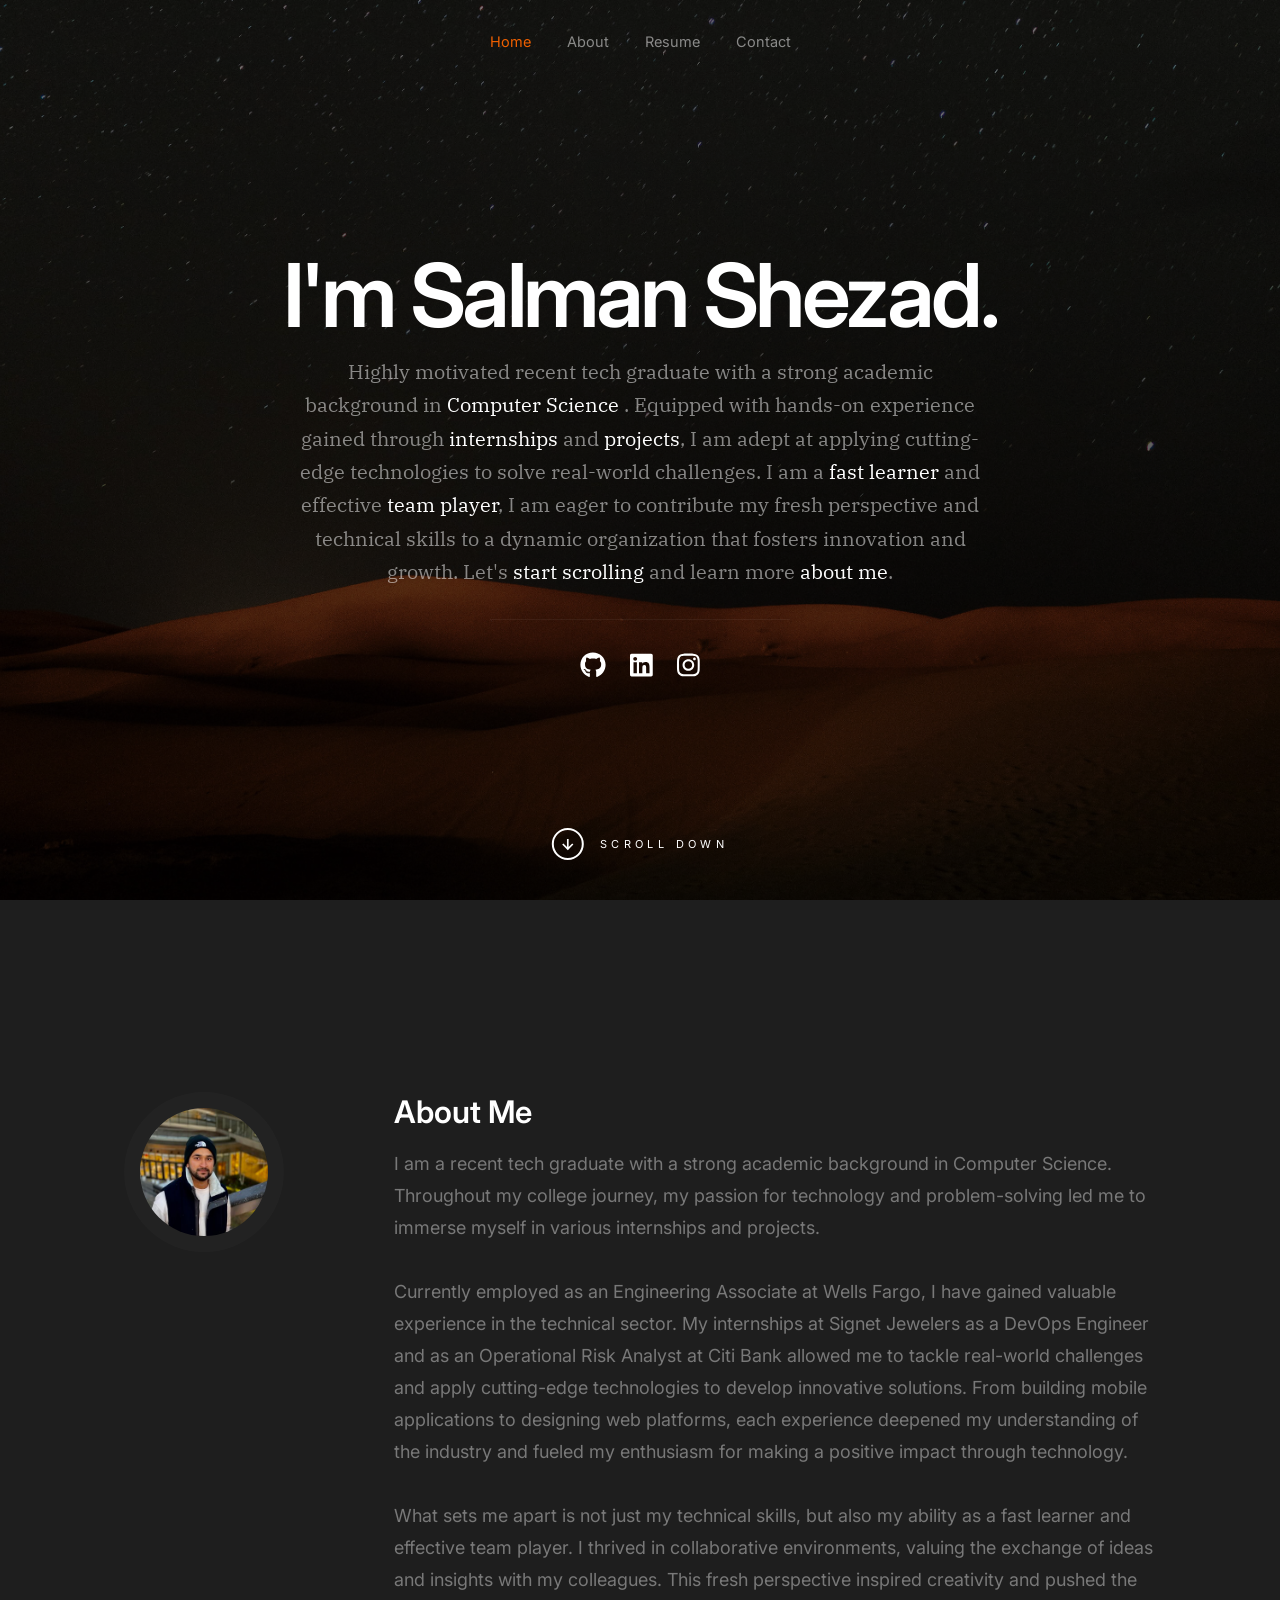
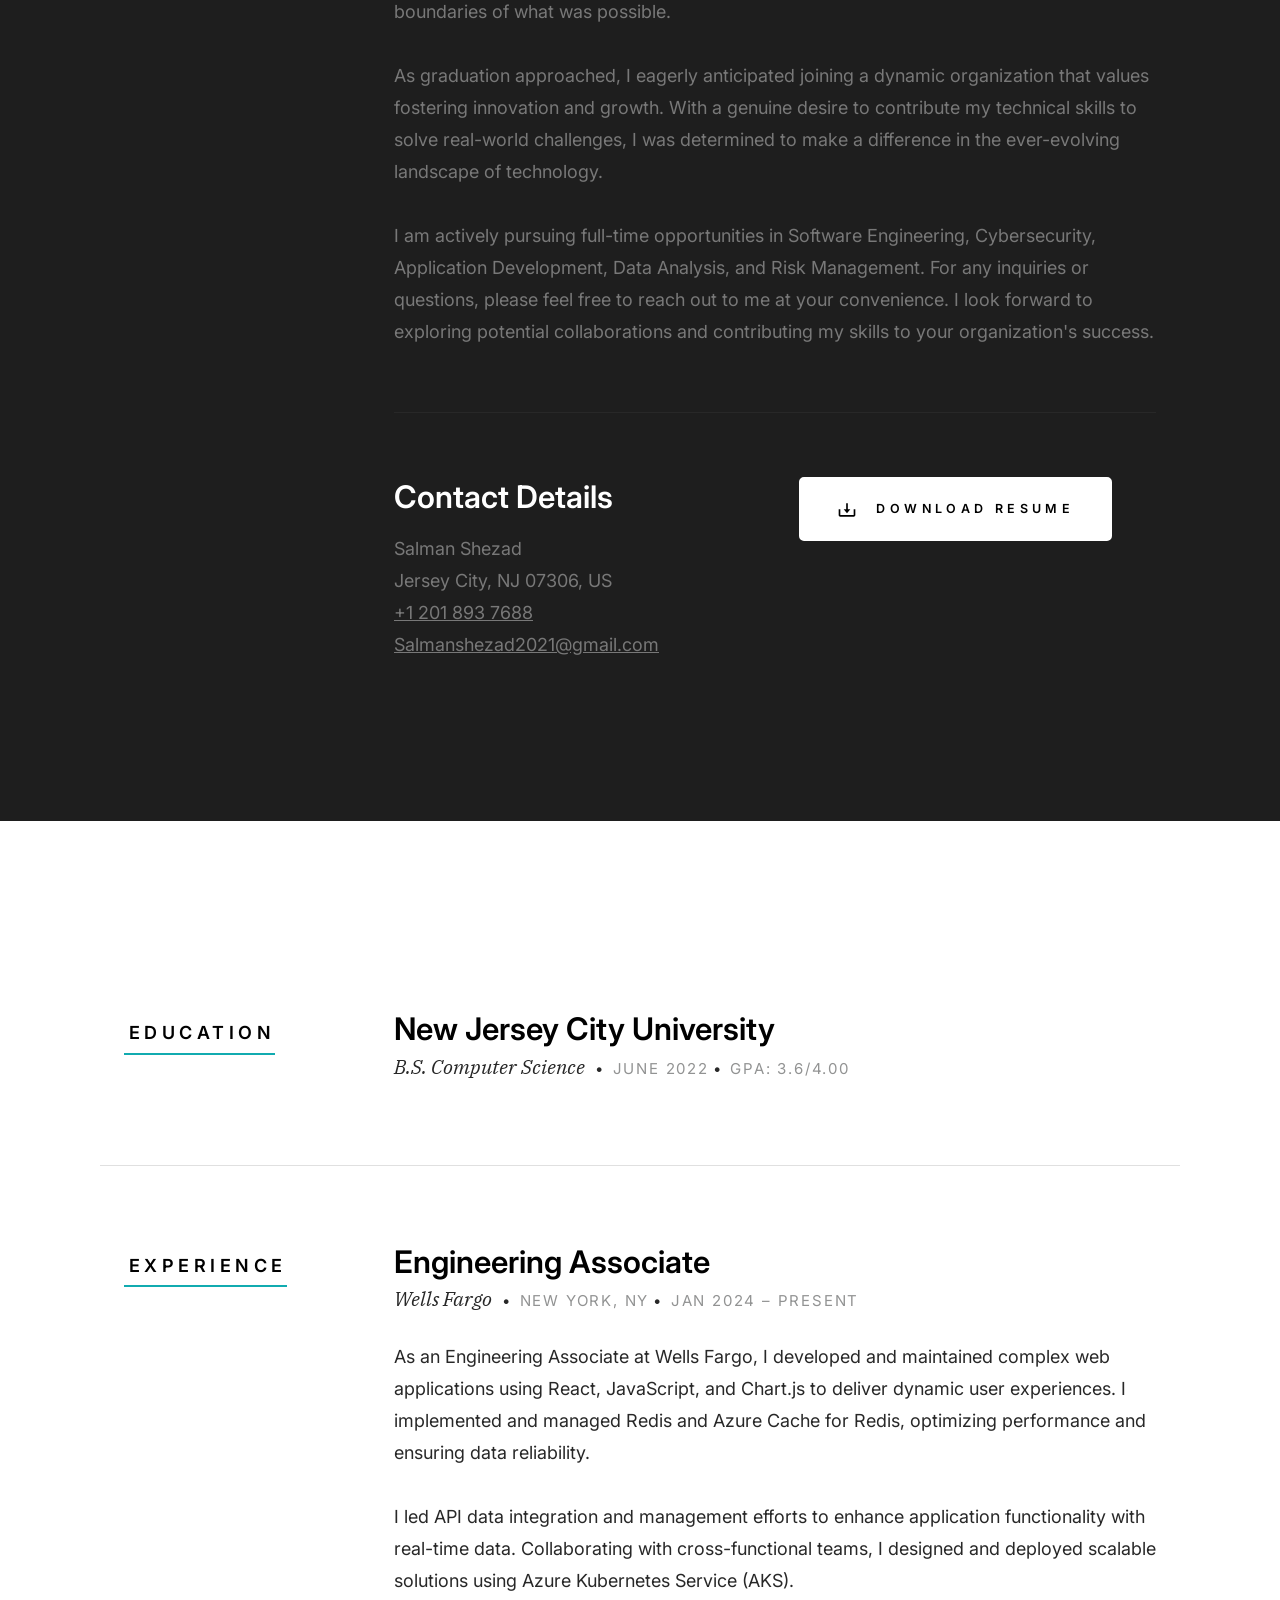
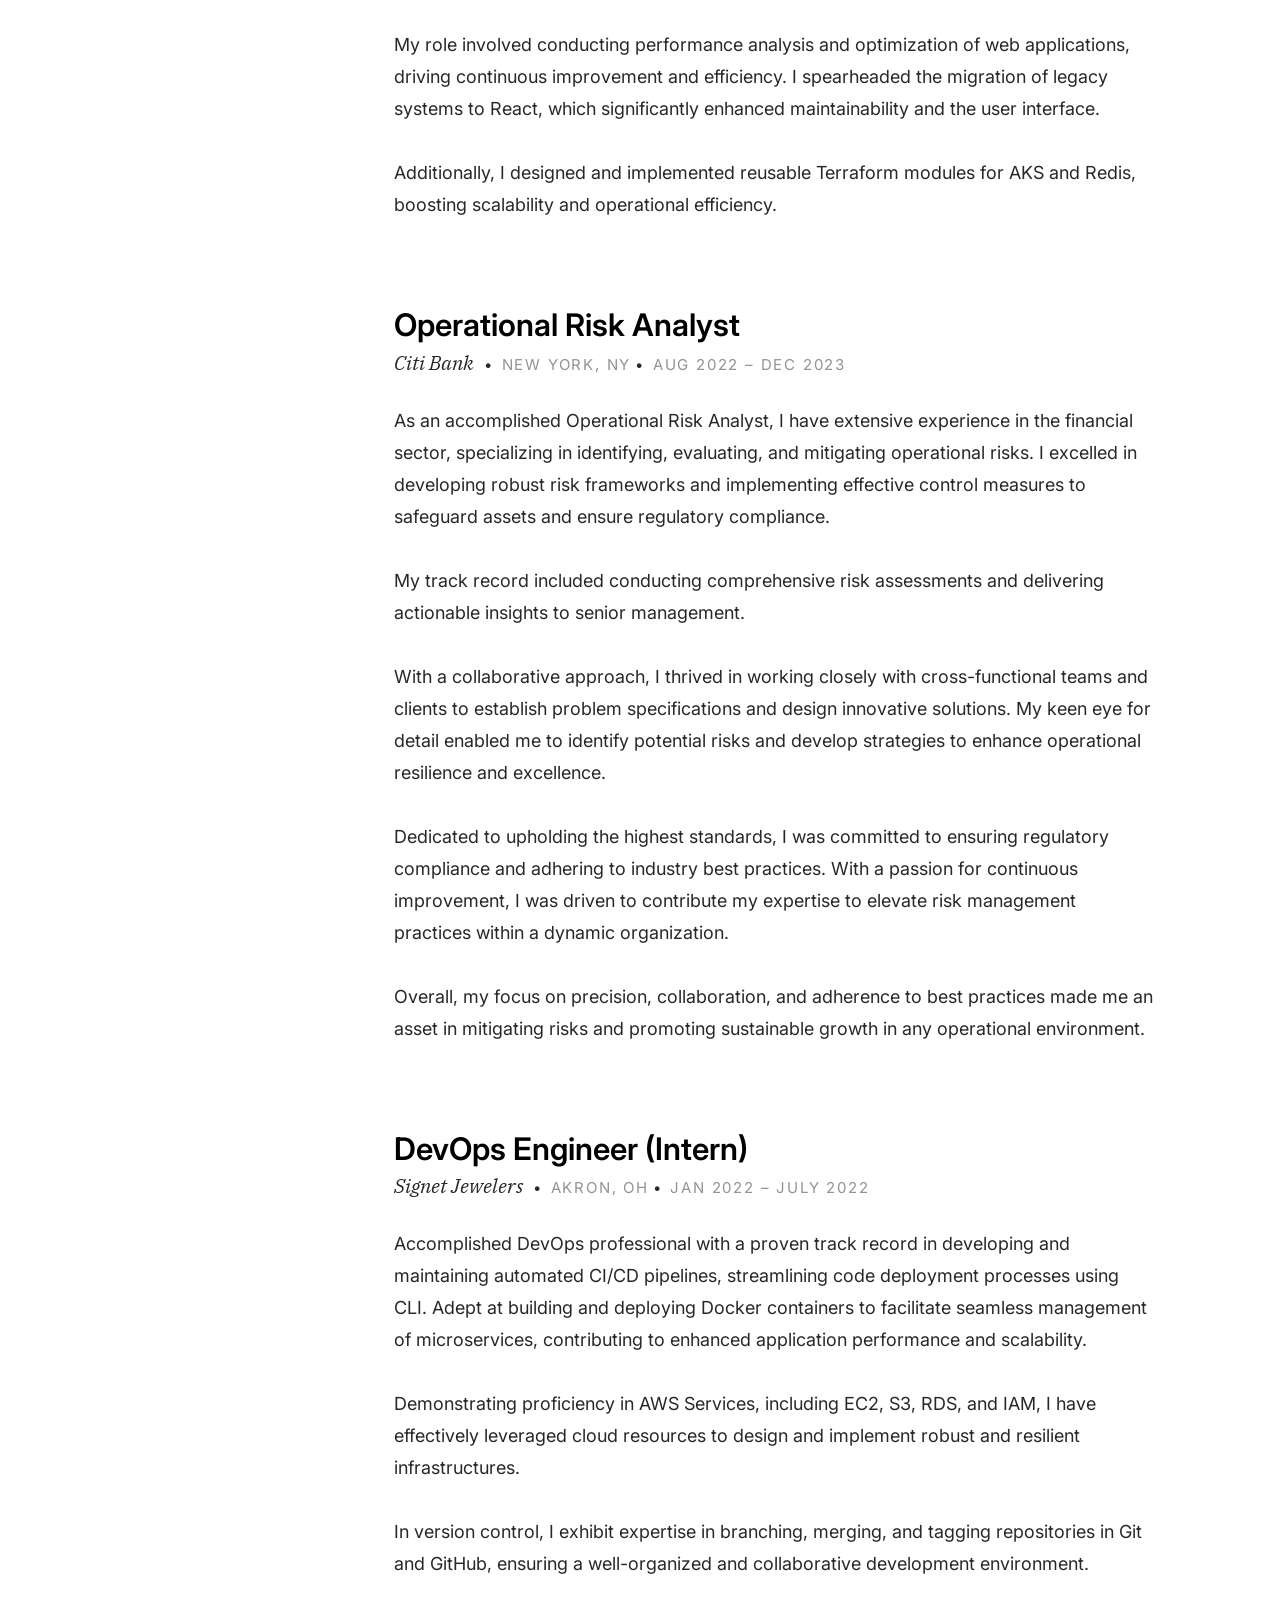
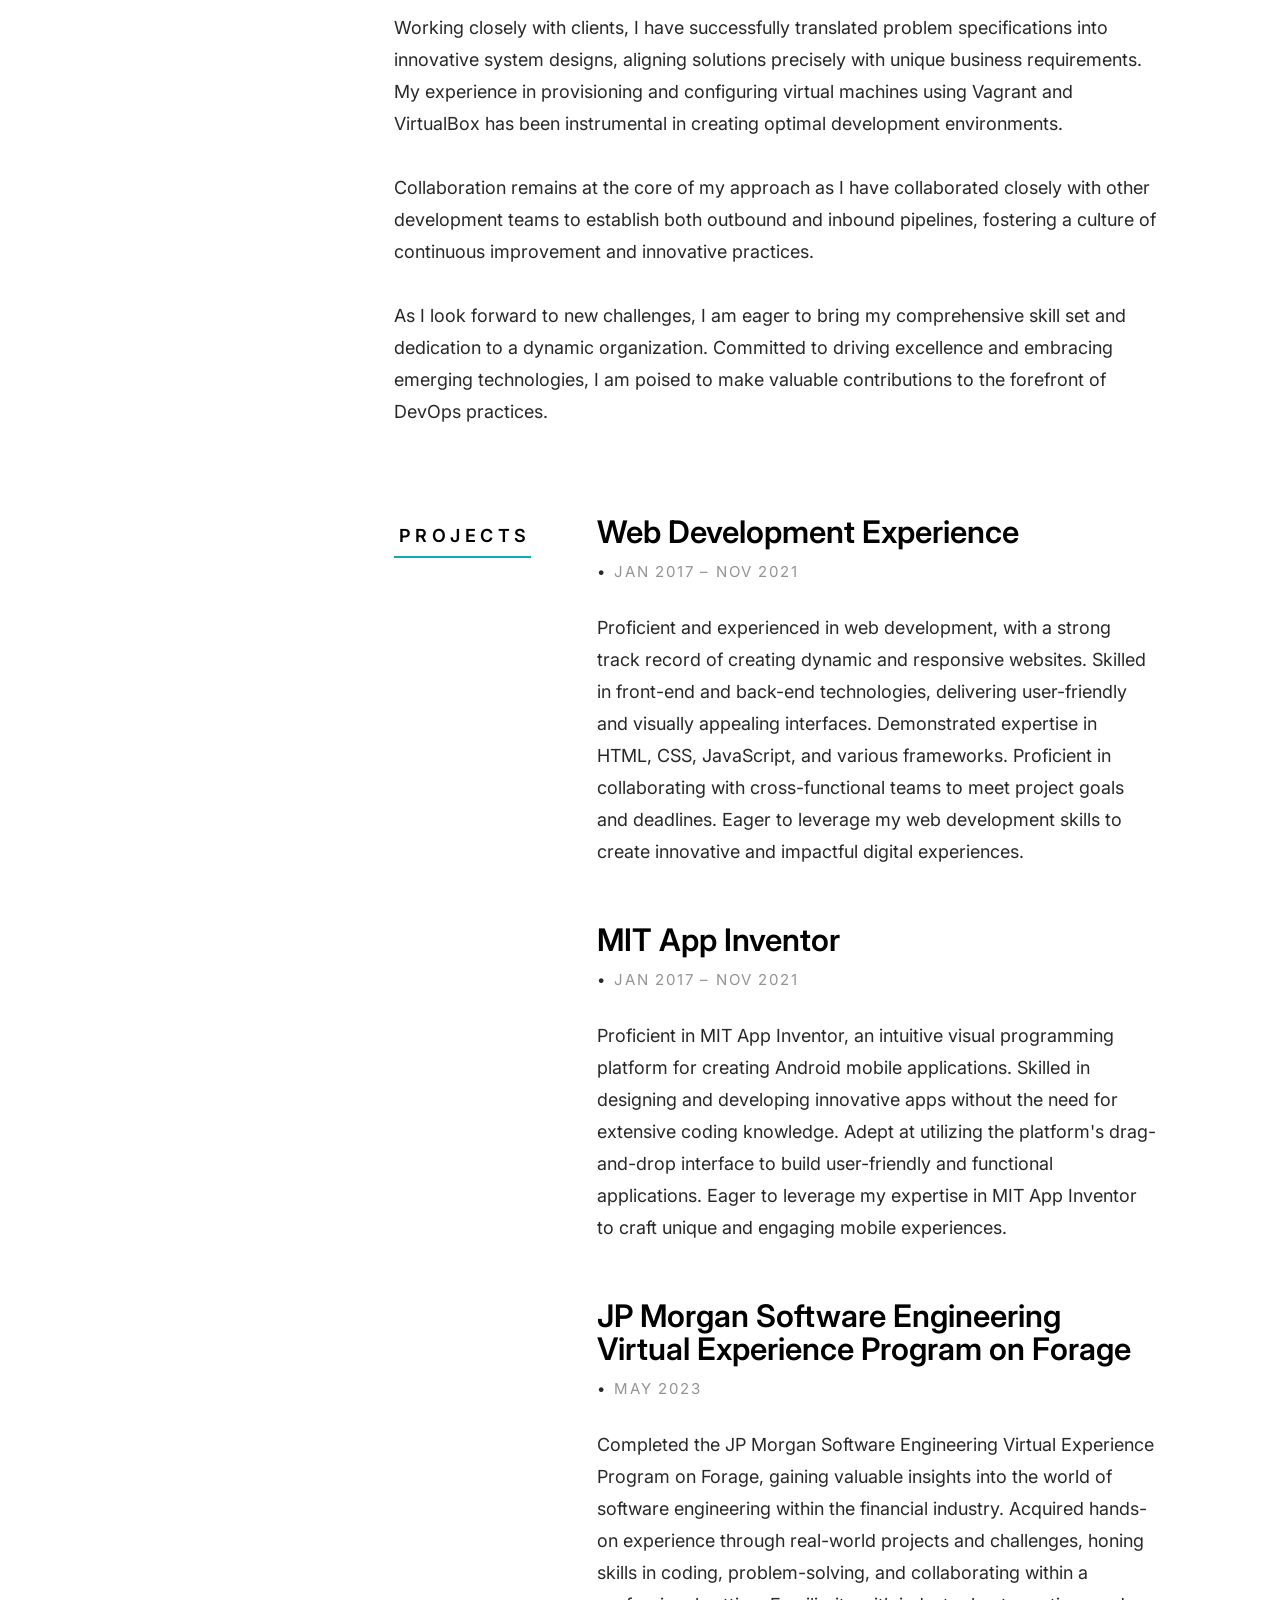
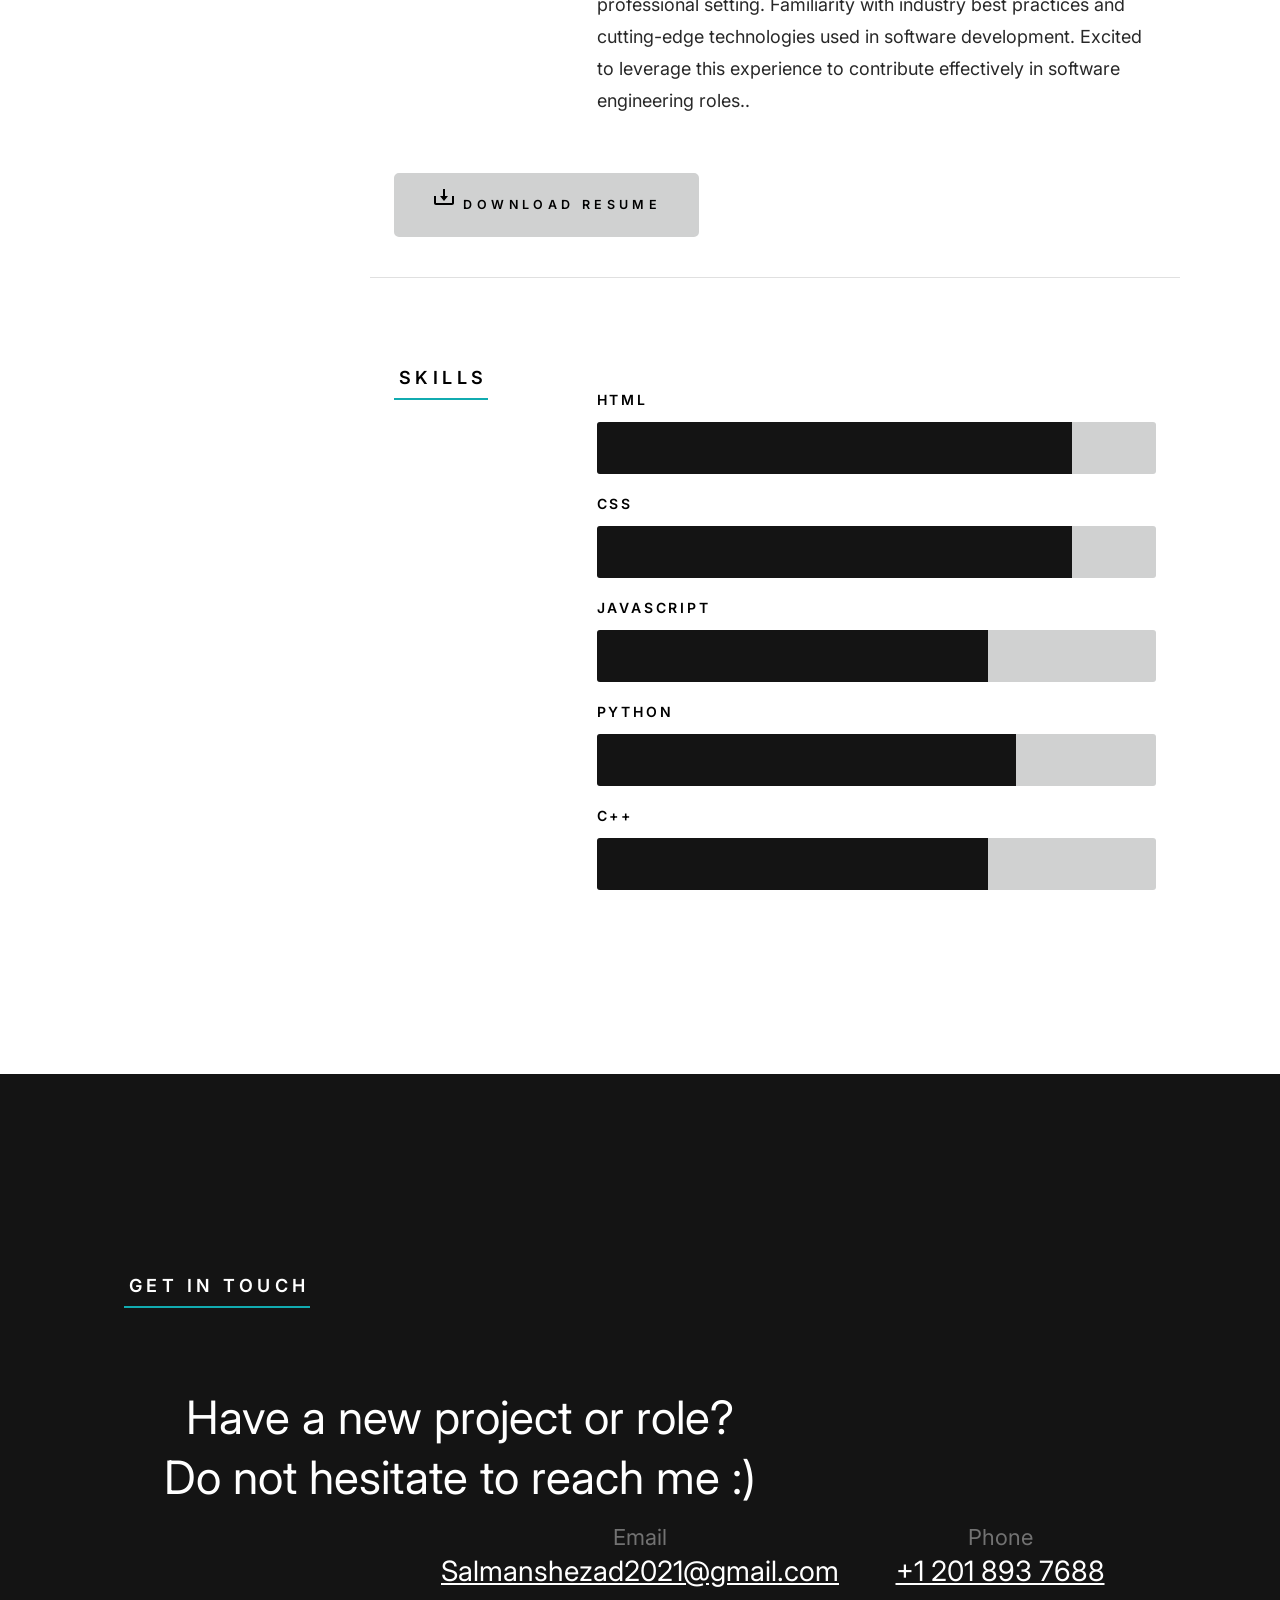
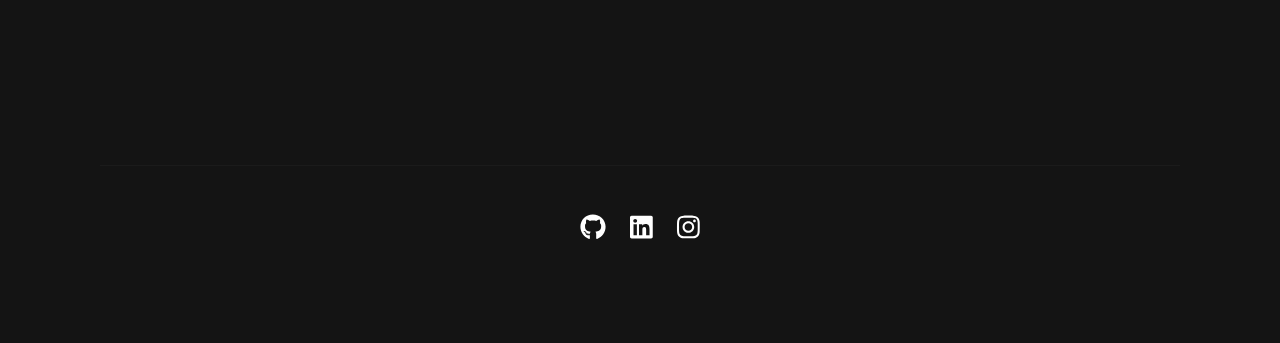
<file: index.html>
<!DOCTYPE html>
<html class="no-js" lang="en">
<head>

    <!--- basic page needs
    ================================================== -->
    <meta charset="utf-8">
    <title>Salman's Protfolio</title>
    <meta name="description" content="">
    <meta name="author" content="">

    <!-- mobile specific metas
    ================================================== -->
    <meta name="viewport" content="width=device-width, initial-scale=1">

    <!-- CSS
    ================================================== -->
    <link rel="stylesheet" href="css/styles.css">
    <link rel="stylesheet" href="css/vendor.css">

    <!-- script
    ================================================== -->
    <script defer src="js/vendor/fontawesome/all.min.js"></script>

    <!-- favicons
    ================================================== -->
    <link rel="apple-touch-icon" sizes="180x180" href="apple-touch-icon.png">
    <link rel="icon" type="image/png" sizes="32x32" href="favicon-32x32.png">
    <link rel="icon" type="image/png" sizes="16x16" href="favicon-16x16.png">
    <link rel="manifest" href="site.webmanifest">

</head>

<body id="top" class="ss-preload">


    <!-- preloader
    ================================================== -->
    <div id="preloader">
        <div id="loader"></div>
    </div>


    <!-- header
    ================================================== -->
    <header class="s-header">
        <div class="row s-header__nav-wrap">
            <nav class="s-header__nav">
                <ul>
                    <li class="current"><a class="smoothscroll" href="#hero">Home</a></li>
                    <li><a class="smoothscroll" href="#about">About</a></li>
                    <li><a class="smoothscroll" href="#resume">Resume</a></li>
                    <li><a class="smoothscroll" href="#contact">Contact</a></li>
                </ul>
            </nav>
        </div> <!-- end row -->
        
        <a class="s-header__menu-toggle" href="#0" title="Menu">
            <span class="s-header__menu-icon"></span>
        </a>
    </header> <!-- end s-header -->


    <!-- INTRO
    ================================================== -->
    <section id="hero" class="s-hero target-section">

        <div class="s-hero__bg rellax" data-rellax-speed="-7"></div>

        <div class="row s-hero__content">
            <div class="column">

                <div class="s-hero__content-about">

                    <h1>I'm Salman Shezad.</h1>

                    <h3>
                        
                        
                        Highly motivated recent tech graduate with a strong academic background in  <span> Computer Science </span>. Equipped with hands-on experience gained through <span> internships </span> and <span> projects</span>, I am adept at applying cutting-edge technologies to solve real-world challenges. I am a <span>fast learner </span> and effective <span> team player</span>, I am eager to contribute my fresh perspective and technical skills to a dynamic organization that fosters innovation and growth. Let's <a class="smoothscroll" href="#about">start scrolling</a>
                    and learn more <a class="smoothscroll" href="#about">about me</a>.
                    </h3>

                     <div class="s-hero__content-social">
                    
                      <a href="https://github.com/salmanshezad?tab=repositories"><i class="fab fa-github" aria-hidden="true"></i></a>
                        <a href="https://www.linkedin.com/in/salman-shezad-56b851a6/"><i class="fab fa-linkedin" aria-hidden="true"></i></a>
                        <a href="https://www.instagram.com/salmanshezad_23/"><i class="fab fa-instagram" aria-hidden="true"></i></a>
                        
                    </div>
                </div> <!-- end s-hero__content-about -->

            </div>
        </div> <!-- s-hero__content -->

        <div class="s-hero__scroll">
            <a href="#about" class="s-hero__scroll-link smoothscroll">
                <span class="scroll-arrow">
                    <svg xmlns="http://www.w3.org/2000/svg" width="24" height="24" viewBox="0 0 24 24" style="fill:rgba(0, 0, 0, 1);transform:;-ms-filter:"><path d="M18.707 12.707L17.293 11.293 13 15.586 13 6 11 6 11 15.586 6.707 11.293 5.293 12.707 12 19.414z"></path></svg>
                </span>
                <span class="scroll-text">Scroll Down</span>
            </a>
        </div> <!-- s-hero__scroll -->

    </section> <!-- end s-hero -->


    <!-- about
    ================================================== -->
    <section id="about" class="s-about target-section">

        <div class="row">
            <div class="column large-3 tab-12">
                <img class="s-about__pic" src="images/avatars/user-12.jpg" alt="">
            </div>
            <div class="column large-9 tab-12 s-about__content">
                <h3>About Me</h3>
                
                <p>I am a recent tech graduate with a strong academic background in Computer Science. Throughout my college journey, my passion for technology and problem-solving led me to immerse myself in various internships and projects.</p>
                <p>Currently employed as an Engineering Associate at Wells Fargo, I have gained valuable experience in the technical sector. My internships at Signet Jewelers as a DevOps Engineer and as an Operational Risk Analyst at Citi Bank allowed me to tackle real-world challenges and apply cutting-edge technologies to develop innovative solutions. From building mobile applications to designing web platforms, each experience deepened my understanding of the industry and fueled my enthusiasm for making a positive impact through technology.</p>
                <p>What sets me apart is not just my technical skills, but also my ability as a fast learner and effective team player. I thrived in collaborative environments, valuing the exchange of ideas and insights with my colleagues. This fresh perspective inspired creativity and pushed the boundaries of what was possible.</p>
                <p>As graduation approached, I eagerly anticipated joining a dynamic organization that values fostering innovation and growth. With a genuine desire to contribute my technical skills to solve real-world challenges, I was determined to make a difference in the ever-evolving landscape of technology.</p>
                <p>I am actively pursuing full-time opportunities in Software Engineering, Cybersecurity, Application Development, Data Analysis, and Risk Management. For any inquiries or questions, please feel free to reach out to me at your convenience. I look forward to exploring potential collaborations and contributing my skills to your organization's success.</p>

                <hr>

                <div class="row s-about__content-bottom">
                    <div class="column w-1000-stack">
                        <h3>Contact Details</h3>
    
                        <p>
                        Salman Shezad <br>
                         Jersey City, NJ 07306, US <br>
                        <a href="tel:+12018937688"><u>+1 201 893 7688</u></a> <br>
                        <a href="mailto:salmanshezad2021@gmail.com"><u>Salmanshezad2021@gmail.com</u> </a>
                        </p>
                        
                    </div>
                    <div class="column w-1000-stack">
                        <a href="https://github.com/salmanshezad/Resume/blob/main/Salman_Shezad_Resume_24.pdf" class="btn btn--download">
                            <svg xmlns="http://www.w3.org/2000/svg" width="24" height="24" viewBox="0 0 24 24" style="fill:rgba(0, 0, 0, 1);transform:;-ms-filter:"><path d="M12 16L16 11 13 11 13 4 11 4 11 11 8 11z"></path><path d="M20,18H4v-7H2v7c0,1.103,0.897,2,2,2h16c1.103,0,2-0.897,2-2v-7h-2V18z"></path></svg>
                            Download Resume
                        </a>
                    </div>
                </div>
            </div>
        </div> <!-- end row -->

    </section> <!-- end s-about -->


    <!-- resume
    ================================================== -->
    <section id="resume" class="s-resume target-section">
        
        <div class="row s-resume__section">
            <div class="column large-3 tab-12">
                <h3 class="section-header-allcaps">EDUCATION</h3>
            </div>
            <div class="column large-9 tab-12">
                <div class="resume-block">

                    <div class="resume-block__header">
                        <h4 class="h3">New Jersey City University </h4>
                        <p class="resume-block__header-meta">
                            <span>B.S. Computer Science</span> 
                            <span class="resume-block__header-date">
                                June 2022 </span> 
                            
                                <span class="resume-block__header-date">
                                GPA: 3.6/4.00
                            </span>
                        </p>
                    </div>

                </div> <!-- end resume-block -->
                       </div> <!-- s-resume__section -->

               
        </div> <!-- s-resume__section -->


        <div class="row s-resume__section">
            <div class="column large-3 tab-12">
                <h3 class="section-header-allcaps">Experience</h3>
            </div>
            <div class="column large-9 tab-12">
                
                
                
                <div class="resume-block">

                    <div class="resume-block__header">
                        <h4 class="h3">Engineering Associate </h4>
                        <p class="resume-block__header-meta">
                            <span>Wells Fargo</span> 
                            <span class="resume-block__header-date">
                                 New York, NY
                            </span>
                            <span class="resume-block__header-date">
                                Jan 2024 – Present
                            </span>
                        </p>
                    </div>

                    <p>
                    
                  

As an Engineering Associate at Wells Fargo, I developed and maintained complex web applications using React, JavaScript, and Chart.js to deliver dynamic user experiences. I implemented and managed Redis and Azure Cache for Redis, optimizing performance and ensuring data reliability.<br> <br>

I led API data integration and management efforts to enhance application functionality with real-time data. Collaborating with cross-functional teams, I designed and deployed scalable solutions using Azure Kubernetes Service (AKS).<br> <br>

My role involved conducting performance analysis and optimization of web applications, driving continuous improvement and efficiency. I spearheaded the migration of legacy systems to React, which significantly enhanced maintainability and the user interface.<br> <br>

Additionally, I designed and implemented reusable Terraform modules for AKS and Redis, boosting scalability and operational efficiency.<br> <br>
                                        </p>

                </div> <!-- end resume-block -->
                
                
                
                <div class="resume-block">

                    <div class="resume-block__header">
                        <h4 class="h3">Operational Risk Analyst</h4>
                        <p class="resume-block__header-meta">
                            <span>Citi Bank</span> 
                            <span class="resume-block__header-date">
                                 New York, NY 
                            </span>
                            <span class="resume-block__header-date">
                                Aug 2022 – Dec 2023 
                            </span>
                        </p>
                    </div>

                    <p>
                        As an accomplished Operational Risk Analyst, I have extensive experience in the financial sector, specializing in identifying, evaluating, and mitigating operational risks. I excelled in developing robust risk frameworks and implementing effective control measures to safeguard assets and ensure regulatory compliance. <br> <br>My track record included conducting comprehensive risk assessments and delivering actionable insights to senior management. <br> <br>
                        With a collaborative approach, I thrived in working closely with cross-functional teams and clients to establish problem specifications and design innovative solutions. My keen eye for detail enabled me to identify potential risks and develop strategies to enhance operational resilience and excellence. <br> <br>
                        Dedicated to upholding the highest standards, I was committed to ensuring regulatory compliance and adhering to industry best practices. With a passion for continuous improvement, I was driven to contribute my expertise to elevate risk management practices within a dynamic organization. <br> <br>
                        Overall, my focus on precision, collaboration, and adherence to best practices made me an asset in mitigating risks and promoting sustainable growth in any operational environment. <br> <br>
                        
                    </p>

                </div> <!-- end resume-block -->

                
                
                
                
                <div class="resume-block">

                    <div class="resume-block__header">
                        <h4 class="h3">DevOps Engineer (Intern)</h4>
                        <p class="resume-block__header-meta">
                            <span>Signet Jewelers</span> 
                            <span class="resume-block__header-date">
                                 Akron, OH 
                            </span>
                            <span class="resume-block__header-date">
                                Jan 2022 – July 2022 
                            </span>
                        </p>
                    </div>

                    <p>
                    
                    Accomplished DevOps professional with a proven track record in developing and maintaining automated CI/CD pipelines, streamlining code deployment processes using CLI. Adept at building and deploying Docker containers to facilitate seamless management of microservices, contributing to enhanced application performance and scalability.<br> <br>

                    Demonstrating proficiency in AWS Services, including EC2, S3, RDS, and IAM, I have effectively leveraged cloud resources to design and implement robust and resilient infrastructures.<br> <br>

                    In version control, I exhibit expertise in branching, merging, and tagging repositories in Git and GitHub, ensuring a well-organized and collaborative development environment.<br> <br>

                    Working closely with clients, I have successfully translated problem specifications into innovative system designs, aligning solutions precisely with unique business requirements. My experience in provisioning and configuring virtual machines using Vagrant and VirtualBox has been instrumental in creating optimal development environments.<br> <br>

                    Collaboration remains at the core of my approach as I have collaborated closely with other development teams to establish both outbound and inbound pipelines, fostering a culture of continuous improvement and innovative practices.<br> <br>

                    As I look forward to new challenges, I am eager to bring my comprehensive skill set and dedication to a dynamic organization. Committed to driving excellence and embracing emerging technologies, I am poised to make valuable contributions to the forefront of DevOps practices. <br> <br>
                                        </p>

                </div> <!-- end resume-block -->
              
            
            <div class="row s-resume__section">
             <div class="column large-3 tab-12">
                <h3 class="section-header-allcaps">Projects</h3>
            </div>
            <div class="column large-9 tab-12">
                
             <div class="resume-block">

                    <div class="resume-block__header">
                        <h4 class="h3">Web Development Experience</h4>
                        <p class="resume-block__header-meta">
                            <span class="resume-block__header-date">
                                Jan 2017 – Nov 2021                
                            </span>
                        </p>
                    </div>

                    <p>
                         Proficient and experienced in web development, with a strong track record of creating dynamic and responsive websites. Skilled in front-end and back-end technologies, delivering user-friendly and visually appealing interfaces. Demonstrated expertise in HTML, CSS, JavaScript, and various frameworks. Proficient in collaborating with cross-functional teams to meet project goals and deadlines. Eager to leverage my web development skills to create innovative and impactful digital experiences.                   </p>

                </div> <!-- end resume-block -->
        
                 <div class="resume-block">

                    <div class="resume-block__header">
                        <h4 class="h3">MIT App Inventor</h4>
                        <p class="resume-block__header-meta">     
                            <span class="resume-block__header-date">
                                Jan 2017 – Nov 2021 
                            </span>
                        </p>
                    </div>

                    <p>
                       Proficient in MIT App Inventor, an intuitive visual programming platform for creating Android mobile applications. Skilled in designing and developing innovative apps without the need for extensive coding knowledge. Adept at utilizing the platform's drag-and-drop interface to build user-friendly and functional applications. Eager to leverage my expertise in MIT App Inventor to craft unique and engaging mobile experiences.                    </p>

                </div> <!-- end resume-block -->
                
                 <div class="resume-block">

                    <div class="resume-block__header">
                        <h4 class="h3">JP Morgan Software Engineering Virtual Experience Program on Forage </h4>
                        <p class="resume-block__header-meta">
                            <span class="resume-block__header-date">
                                May 2023 
                            </span>
                        </p>
                    </div>

                    <p>
                        Completed the JP Morgan Software Engineering Virtual Experience Program on Forage, gaining valuable insights into the world of software engineering within the financial industry. Acquired hands-on experience through real-world projects and challenges, honing skills in coding, problem-solving, and collaborating within a professional setting. Familiarity with industry best practices and cutting-edge technologies used in software development. Excited to leverage this experience to contribute effectively in software engineering roles..                    </p>

                </div> <!-- end resume-block -->
        
        
        </div>
        <div class="column w-1000-stack">
            <a href="https://github.com/salmanshezad/Resume/blob/main/Salman_Shezad_Resume_24.pdf" class="btn btn--download">
                <svg xmlns="http://www.w3.org/2000/svg" width="24" height="24" viewBox="0 0 24 24" style="fill:rgba(0, 0, 0, 1);transform:;-ms-filter:"><path d="M12 16L16 11 13 11 13 4 11 4 11 11 8 11z"></path><path d="M20,18H4v-7H2v7c0,1.103,0.897,2,2,2h16c1.103,0,2-0.897,2-2v-7h-2V18z"></path></svg>
                Download Resume
            </a>
        </div>

        </div> <!-- s-resume__section -->


        <div class="row s-resume__section">
            <div class="column large-3 tab-12">
                <h3 class="section-header-allcaps">Skills</h3>
            </div>
            <div class="column large-9 tab-12">
                <div class="resume-block">


                    <ul class="skill-bars-fat">
                        <li>
                        <div class="progress percent85"></div>
                        <strong>HTML</strong>
                        </li>
                        <li>
                        <div class="progress percent85"></div>
                        <strong>CSS</strong>
                        </li>
                        <li>
                        <div class="progress percent70"></div>
                        <strong>Javascript</strong>
                        </li>
                        <li>
                        <div class="progress percent75"></div>
                        <strong>Python</strong>
                        </li>
                        <li>
                        <div class="progress percent70"></div>
                        <strong>C++</strong>
                        </li>
                    </ul>

                </div> <!-- end resume-block -->

            </div>
        </div> <!-- s-resume__section -->

    </section> <!-- end s-resume -->


   

       

       <!-- contact
    ================================================== -->
    <section id="contact" class="s-contact target-section">
        <div class="row s-contact__header">
            <div class="column large-12">
                <h3 class="section-header-allcaps text-center">GET IN TOUCH</h3>
            </div>
        </div>
    
        <div class="row s-contact__content">
            <div class="column large-8 large-offset-2">
                <h5 class="huge-text text-center">
                    Have a new project or role?  <br> Do not hesitate to reach me :)
                   
                </h5>
            </div>
    
            <div class="column large-8 large-offset-2">
                <div class="row contact-infos">
                    <div class="column large-6 medium-12 text-center">
                        <div class="contact-block">
                            <h5 class="contact-block__header">Email</h5>
                            <p class="contact-block__content">
                                <a class="mailtoui" href="mailto:salmanshezad2021@gmail.com"><u>Salmanshezad2021@gmail.com</u></a>
                            </p>
                        </div> <!-- end contact-block -->
                    </div>
                    <div class="column large-6 medium-12 text-center">
                        <div class="contact-block">
                            <h5 class="contact-block__header">Phone</h5>
                            <p class="contact-block__content">
                                <a href="tel:+12018937688"><u>+1 201 893 7688</u></a>
                            </p>
                        </div> <!-- end contact-block -->
                    </div>
    
                    <!-- <div class="column large-12 text-center">
                        <a href="mailto:salmanshezad2021@gmail.com" class="mailtoui btn btn--primary h-full-width">Let's Talk</a>
                    </div> -->
                </div> <!-- end contact-infos -->
            </div>
        </div> <!-- end s-contact__content -->
    </section> <!-- end s-contact -->
    
    <!-- Footer -->
    <footer class="s-footer">
        <div class="row">
            <div class="column large-12 text-center s-footer__social-block">
                <div class="s-hero__content-social">
                    
                    <a href="https://github.com/salmanshezad?tab=repositories"><i class="fab fa-github" aria-hidden="true"></i></a>
                      <a href="https://www.linkedin.com/in/salman-shezad-56b851a6/"><i class="fab fa-linkedin" aria-hidden="true"></i></a>
                      <a href="https://www.instagram.com/salmanshezad_23/"><i class="fab fa-instagram" aria-hidden="true"></i></a>
                      
                  </div>
            </div>
        </div>
    
        <div class="ss-go-top text-center">
            <a class="smoothscroll" title="Back to Top" href="#top">
                <svg xmlns="http://www.w3.org/2000/svg" viewBox="0 0 24 24"><path d="M6 4h12v2H6zm5 10v6h2v-6h5l-6-6-6 6z"/></svg>
            </a>
        </div> <!-- end ss-go-top -->
    </footer>
    
        <div class="ss-go-top">
            <a class="smoothscroll" title="Back to Top" href="#top">
                <svg xmlns="http://www.w3.org/2000/svg" viewBox="0 0 24 24"><path d="M6 4h12v2H6zm5 10v6h2v-6h5l-6-6-6 6z"/></svg>
             </a>
        </div> <!-- end ss-go-top -->
    </footer>


    <!-- Java Script
    ================================================== -->
    <script src="js/plugins.js"></script>
    <script src="js/main.js"></script>

</body>

</html>
</file>
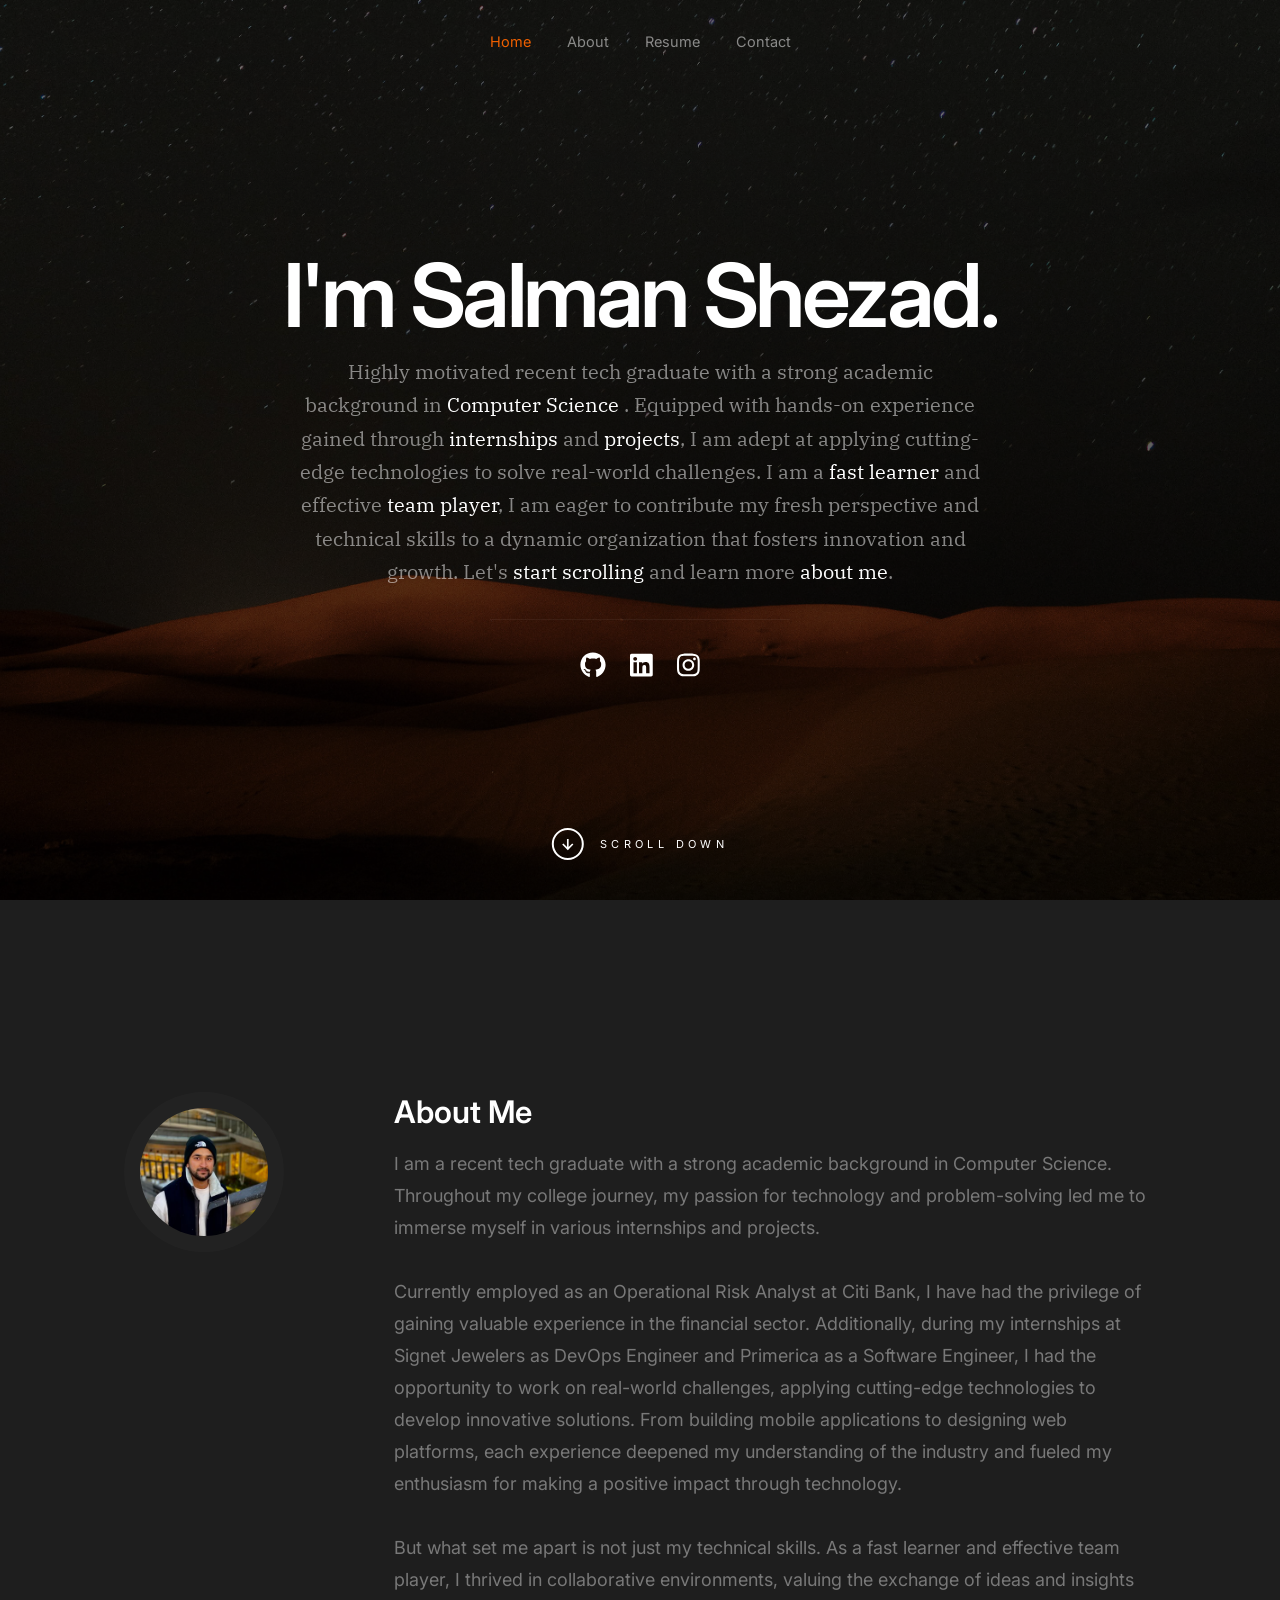
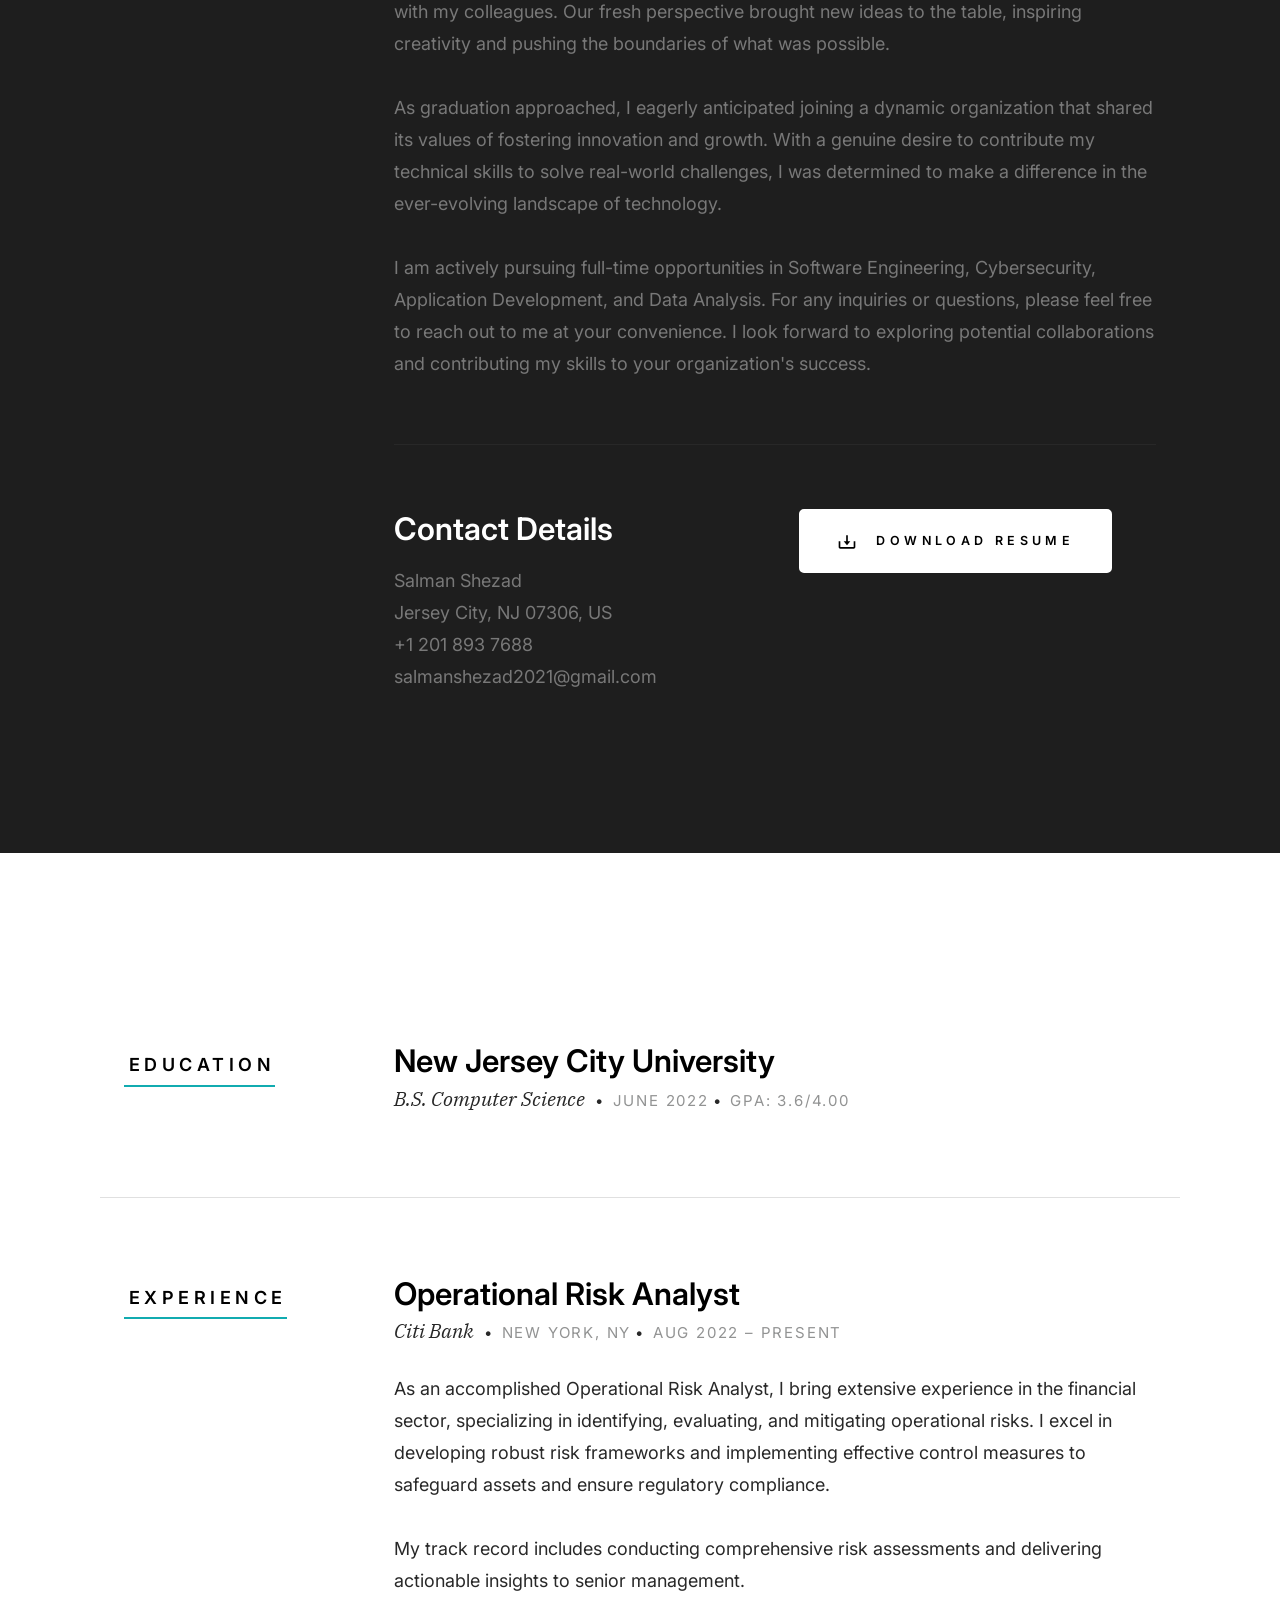
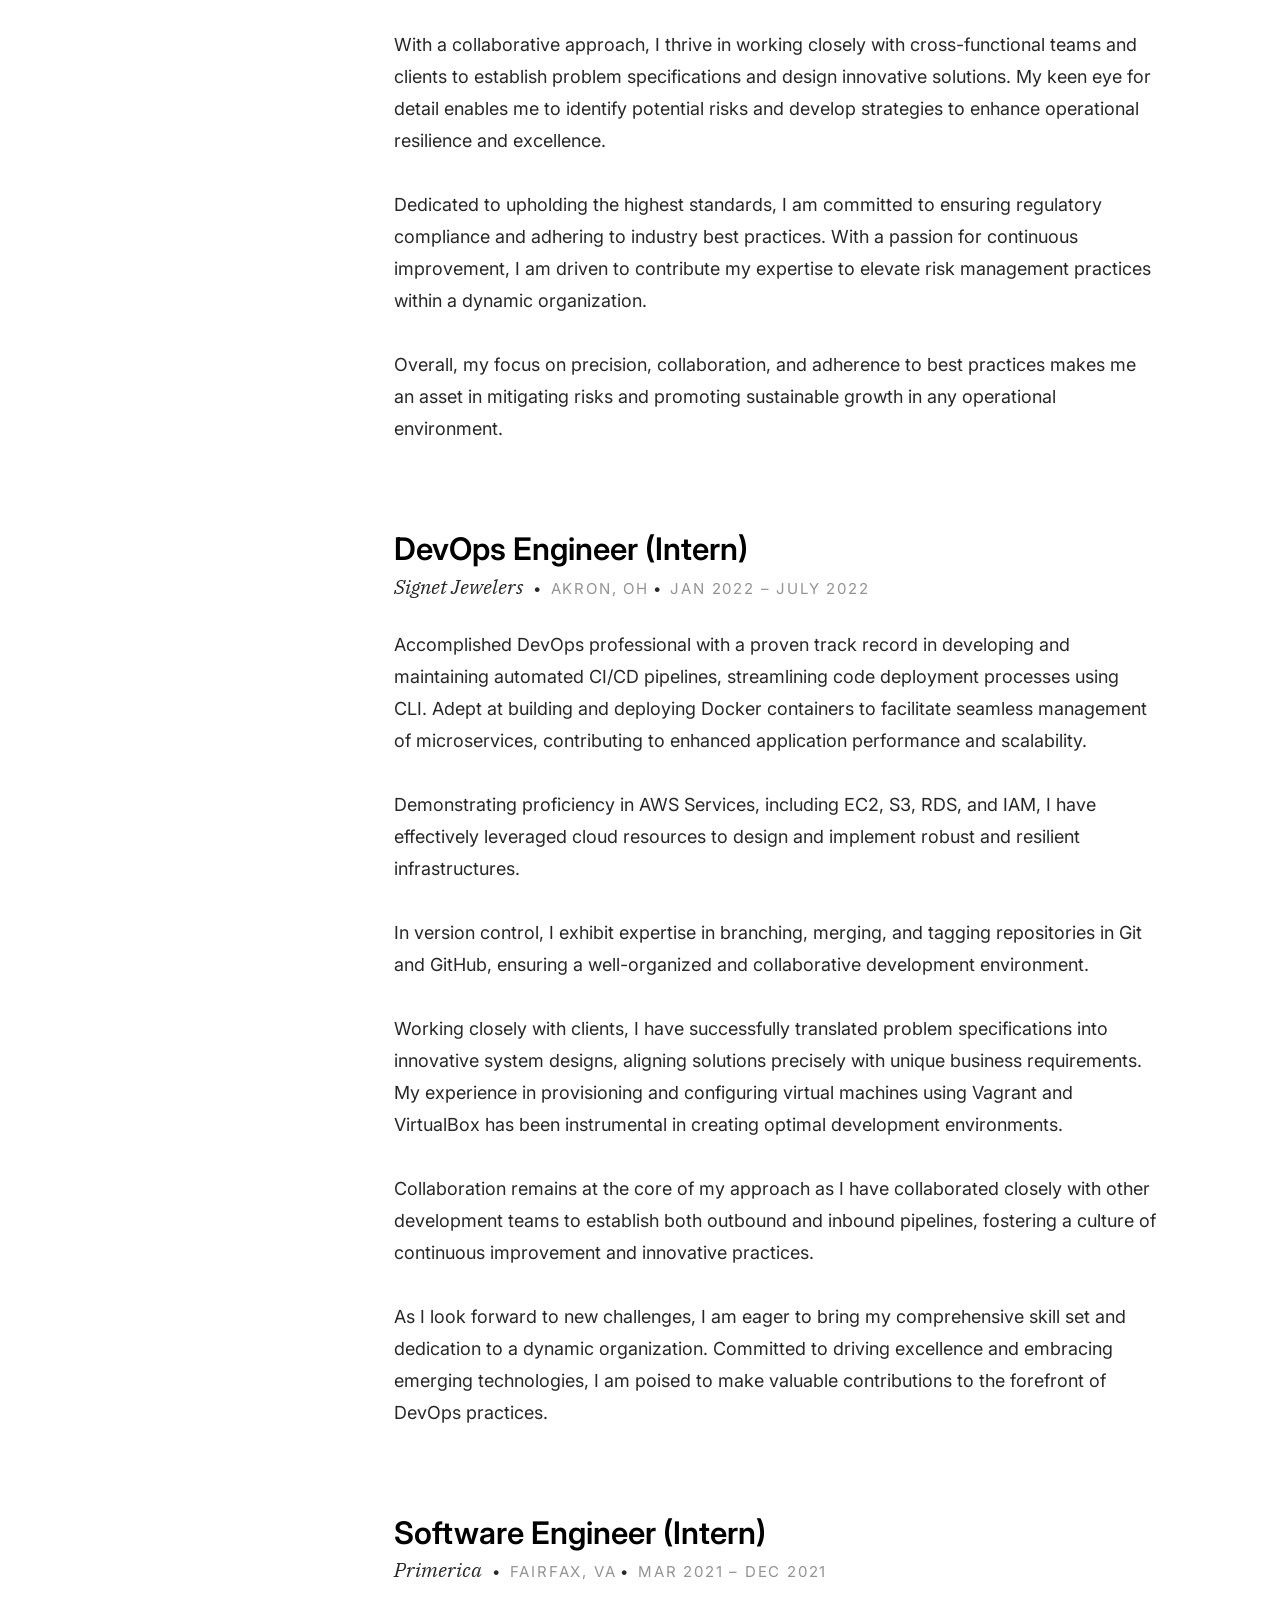
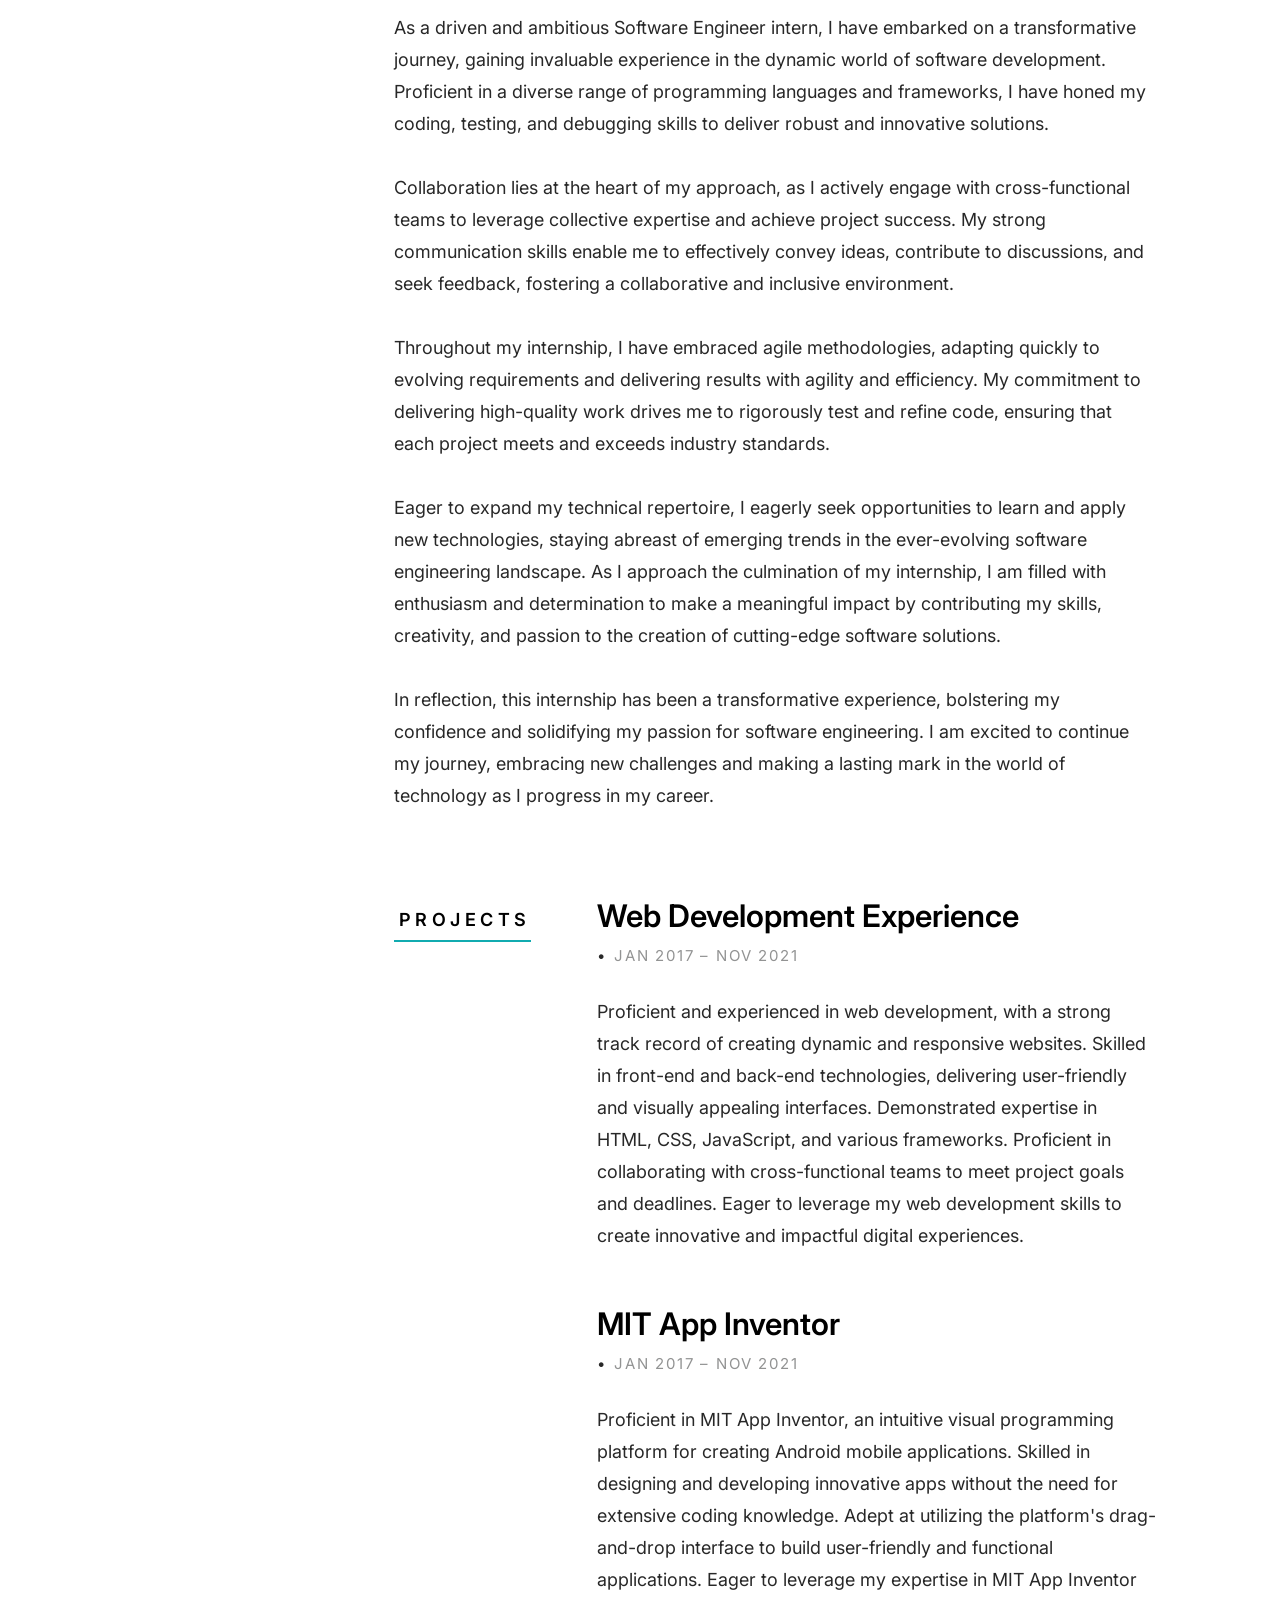
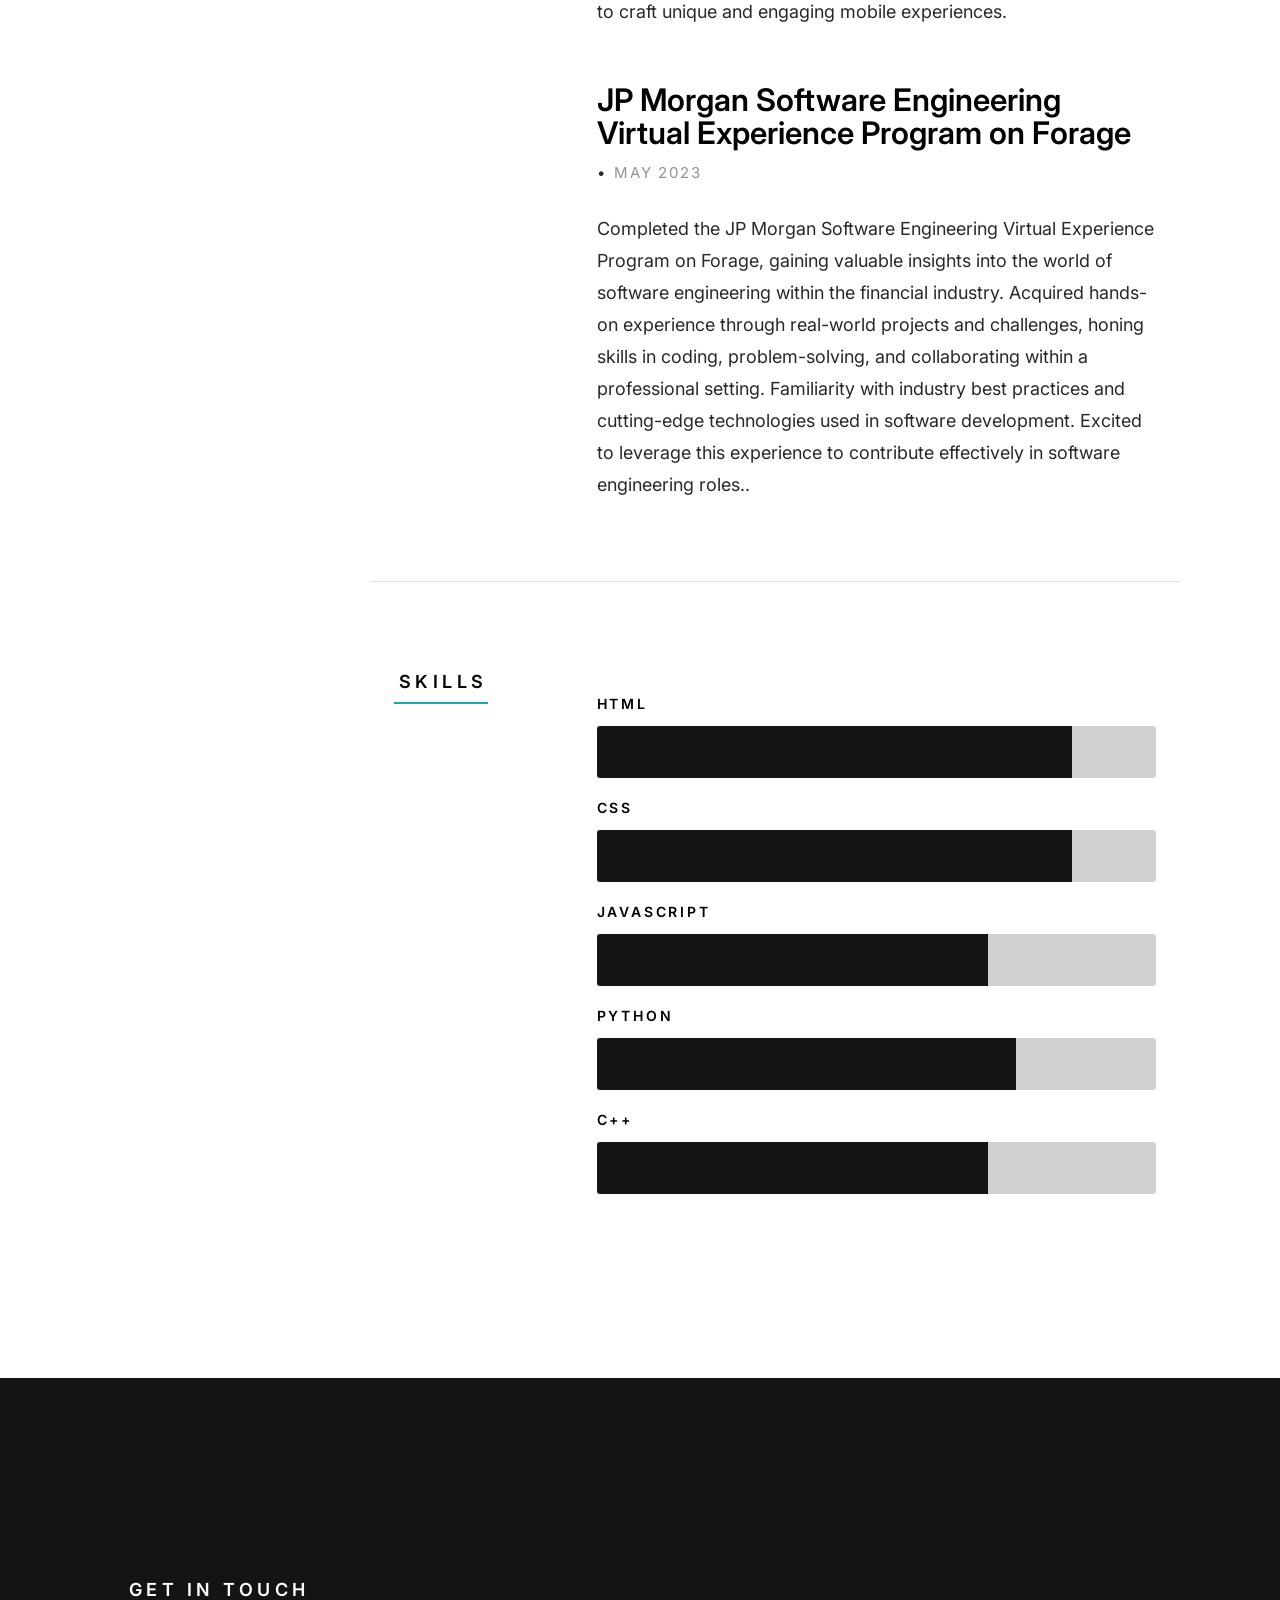
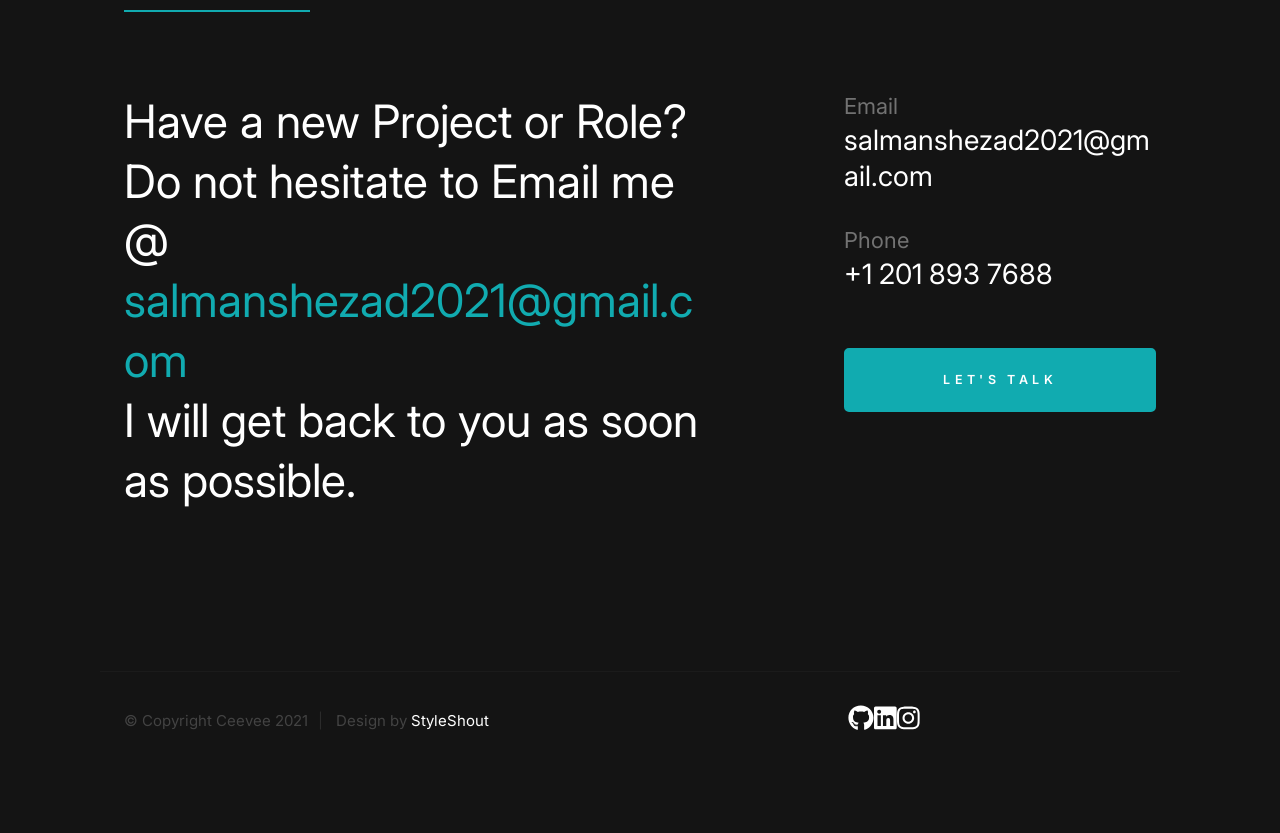
<file: portfolio/index.html>
<!DOCTYPE html>
<html class="no-js" lang="en">
<head>

    <!--- basic page needs
    ================================================== -->
    <meta charset="utf-8">
    <title>Salman's Protfolio</title>
    <meta name="description" content="">
    <meta name="author" content="">

    <!-- mobile specific metas
    ================================================== -->
    <meta name="viewport" content="width=device-width, initial-scale=1">

    <!-- CSS
    ================================================== -->
    <link rel="stylesheet" href="css/styles.css">
    <link rel="stylesheet" href="css/vendor.css">

    <!-- script
    ================================================== -->
    <script defer src="js/vendor/fontawesome/all.min.js"></script>

    <!-- favicons
    ================================================== -->
    <link rel="apple-touch-icon" sizes="180x180" href="apple-touch-icon.png">
    <link rel="icon" type="image/png" sizes="32x32" href="favicon-32x32.png">
    <link rel="icon" type="image/png" sizes="16x16" href="favicon-16x16.png">
    <link rel="manifest" href="site.webmanifest">

</head>

<body id="top" class="ss-preload">


    <!-- preloader
    ================================================== -->
    <div id="preloader">
        <div id="loader"></div>
    </div>


    <!-- header
    ================================================== -->
    <header class="s-header">
        <div class="row s-header__nav-wrap">
            <nav class="s-header__nav">
                <ul>
                    <li class="current"><a class="smoothscroll" href="#hero">Home</a></li>
                    <li><a class="smoothscroll" href="#about">About</a></li>
                    <li><a class="smoothscroll" href="#resume">Resume</a></li>
                    <li><a class="smoothscroll" href="#contact">Contact</a></li>
                </ul>
            </nav>
        </div> <!-- end row -->
        
        <a class="s-header__menu-toggle" href="#0" title="Menu">
            <span class="s-header__menu-icon"></span>
        </a>
    </header> <!-- end s-header -->


    <!-- INTRO
    ================================================== -->
    <section id="hero" class="s-hero target-section">

        <div class="s-hero__bg rellax" data-rellax-speed="-7"></div>

        <div class="row s-hero__content">
            <div class="column">

                <div class="s-hero__content-about">

                    <h1>I'm Salman Shezad.</h1>

                    <h3>
                        
                        
                        Highly motivated recent tech graduate with a strong academic background in  <span> Computer Science </span>. Equipped with hands-on experience gained through <span> internships </span> and <span> projects</span>, I am adept at applying cutting-edge technologies to solve real-world challenges. I am a <span>fast learner </span> and effective <span> team player</span>, I am eager to contribute my fresh perspective and technical skills to a dynamic organization that fosters innovation and growth. Let's <a class="smoothscroll" href="#about">start scrolling</a>
                    and learn more <a class="smoothscroll" href="#about">about me</a>.
                    </h3>

                     <div class="s-hero__content-social">
                    
                      <a href="https://github.com/salmanshezad?tab=repositories"><i class="fab fa-github" aria-hidden="true"></i></a>
                        <a href="https://www.linkedin.com/in/salman-s-56b851a6/"><i class="fab fa-linkedin" aria-hidden="true"></i></a>
                        <a href="https://www.instagram.com/salmanbhoi_23/"><i class="fab fa-instagram" aria-hidden="true"></i></a>
                        
                    </div>
                </div> <!-- end s-hero__content-about -->

            </div>
        </div> <!-- s-hero__content -->

        <div class="s-hero__scroll">
            <a href="#about" class="s-hero__scroll-link smoothscroll">
                <span class="scroll-arrow">
                    <svg xmlns="http://www.w3.org/2000/svg" width="24" height="24" viewBox="0 0 24 24" style="fill:rgba(0, 0, 0, 1);transform:;-ms-filter:"><path d="M18.707 12.707L17.293 11.293 13 15.586 13 6 11 6 11 15.586 6.707 11.293 5.293 12.707 12 19.414z"></path></svg>
                </span>
                <span class="scroll-text">Scroll Down</span>
            </a>
        </div> <!-- s-hero__scroll -->

    </section> <!-- end s-hero -->


    <!-- about
    ================================================== -->
    <section id="about" class="s-about target-section">

        <div class="row">
            <div class="column large-3 tab-12">
                <img class="s-about__pic" src="images/avatars/user-12.jpg" alt="">
            </div>
            <div class="column large-9 tab-12 s-about__content">
                <h3>About Me</h3>
                
                <p> I am a recent tech graduate with a strong academic background in Computer Science. Throughout my college journey, my passion for technology and problem-solving led me to immerse myself in various internships and projects. </p> 
                
                <p> Currently employed as an Operational Risk Analyst at Citi Bank, I have had the privilege of gaining valuable experience in the financial sector. Additionally, during my internships at Signet Jewelers as DevOps Engineer and Primerica as a Software Engineer, I had the opportunity to work on real-world challenges, applying cutting-edge technologies to develop innovative solutions. From building mobile applications to designing web platforms, each experience deepened my understanding of the industry and fueled my enthusiasm for making a positive impact through technology. </p>
                    
                <p>But what set me apart is not just my technical skills. As a fast learner and effective team player, I thrived in collaborative environments, valuing the exchange of ideas and insights with my colleagues. Our fresh perspective brought new ideas to the table, inspiring creativity and pushing the boundaries of what was possible. </p>
                
                <p> As graduation approached, I eagerly anticipated joining a dynamic organization that shared its values of fostering innovation and growth. With a genuine desire to contribute my technical skills to solve real-world challenges, I was determined to make a difference in the ever-evolving landscape of technology. </p>

                <p>
               I am actively pursuing full-time opportunities in Software Engineering, Cybersecurity, Application Development, and Data Analysis. For any inquiries or questions, please feel free to reach out to me at your convenience. I look forward to exploring potential collaborations and contributing my skills to your organization's success.
                </p>

                <hr>

                <div class="row s-about__content-bottom">
                    <div class="column w-1000-stack">
                        <h3>Contact Details</h3>
    
                        <p>
                        Salman Shezad <br>
                         Jersey City, NJ 07306, US <br>
                        <a href="tel:+12018937688">+1 201 893 7688</a> <br>
                        <a href="mailto:#0">salmanshezad2021@gmail.com</a>
                        </p>
                        
                    </div>
                    <div class="column w-1000-stack">
                        <a href="https://github.com/salmanshezad/Resume/blob/a6c4e0958e2337c7336fd08b8fa756e39cac82c6/Salman_Shezad_Resume_23.pdf" class="btn btn--download">
                            <svg xmlns="http://www.w3.org/2000/svg" width="24" height="24" viewBox="0 0 24 24" style="fill:rgba(0, 0, 0, 1);transform:;-ms-filter:"><path d="M12 16L16 11 13 11 13 4 11 4 11 11 8 11z"></path><path d="M20,18H4v-7H2v7c0,1.103,0.897,2,2,2h16c1.103,0,2-0.897,2-2v-7h-2V18z"></path></svg>
                            Download Resume
                        </a>
                    </div>
                </div>
            </div>
        </div> <!-- end row -->

    </section> <!-- end s-about -->


    <!-- resume
    ================================================== -->
    <section id="resume" class="s-resume target-section">
        
        <div class="row s-resume__section">
            <div class="column large-3 tab-12">
                <h3 class="section-header-allcaps">EDUCATION</h3>
            </div>
            <div class="column large-9 tab-12">
                <div class="resume-block">

                    <div class="resume-block__header">
                        <h4 class="h3">New Jersey City University </h4>
                        <p class="resume-block__header-meta">
                            <span>B.S. Computer Science</span> 
                            <span class="resume-block__header-date">
                                June 2022 </span> 
                            
                                <span class="resume-block__header-date">
                                GPA: 3.6/4.00
                            </span>
                        </p>
                    </div>

                </div> <!-- end resume-block -->
                       </div> <!-- s-resume__section -->

               
        </div> <!-- s-resume__section -->


        <div class="row s-resume__section">
            <div class="column large-3 tab-12">
                <h3 class="section-header-allcaps">Experience</h3>
            </div>
            <div class="column large-9 tab-12">
                
                
                
                
                
                
                <div class="resume-block">

                    <div class="resume-block__header">
                        <h4 class="h3">Operational Risk Analyst</h4>
                        <p class="resume-block__header-meta">
                            <span>Citi Bank</span> 
                            <span class="resume-block__header-date">
                                 New York, NY 
                            </span>
                            <span class="resume-block__header-date">
                                Aug 2022 – Present 
                            </span>
                        </p>
                    </div>

                    <p>
               As an accomplished Operational Risk Analyst, I bring extensive experience in the financial sector, specializing in identifying, evaluating, and mitigating operational risks. I excel in developing robust risk frameworks and implementing effective control measures to safeguard assets and ensure regulatory compliance. <br> <br> My track record includes conducting comprehensive risk assessments and delivering actionable insights to senior management.<br> <br>

                With a collaborative approach, I thrive in working closely with cross-functional teams and clients to establish problem specifications and design innovative solutions. My keen eye for detail enables me to identify potential risks and develop strategies to enhance operational resilience and excellence.<br> <br>

                Dedicated to upholding the highest standards, I am committed to ensuring regulatory compliance and adhering to industry best practices. With a passion for continuous improvement, I am driven to contribute my expertise to elevate risk management practices within a dynamic organization.<br> <br>

                Overall, my focus on precision, collaboration, and adherence to best practices makes me an asset in mitigating risks and promoting sustainable growth in any operational environment.<br> <br>
                    </p>

                </div> <!-- end resume-block -->

                
                
                
                
                <div class="resume-block">

                    <div class="resume-block__header">
                        <h4 class="h3">DevOps Engineer (Intern)</h4>
                        <p class="resume-block__header-meta">
                            <span>Signet Jewelers</span> 
                            <span class="resume-block__header-date">
                                 Akron, OH 
                            </span>
                            <span class="resume-block__header-date">
                                Jan 2022 – July 2022 
                            </span>
                        </p>
                    </div>

                    <p>
                    
                    Accomplished DevOps professional with a proven track record in developing and maintaining automated CI/CD pipelines, streamlining code deployment processes using CLI. Adept at building and deploying Docker containers to facilitate seamless management of microservices, contributing to enhanced application performance and scalability.<br> <br>

                    Demonstrating proficiency in AWS Services, including EC2, S3, RDS, and IAM, I have effectively leveraged cloud resources to design and implement robust and resilient infrastructures.<br> <br>

                    In version control, I exhibit expertise in branching, merging, and tagging repositories in Git and GitHub, ensuring a well-organized and collaborative development environment.<br> <br>

                    Working closely with clients, I have successfully translated problem specifications into innovative system designs, aligning solutions precisely with unique business requirements. My experience in provisioning and configuring virtual machines using Vagrant and VirtualBox has been instrumental in creating optimal development environments.<br> <br>

                    Collaboration remains at the core of my approach as I have collaborated closely with other development teams to establish both outbound and inbound pipelines, fostering a culture of continuous improvement and innovative practices.<br> <br>

                    As I look forward to new challenges, I am eager to bring my comprehensive skill set and dedication to a dynamic organization. Committed to driving excellence and embracing emerging technologies, I am poised to make valuable contributions to the forefront of DevOps practices. <br> <br>
                                        </p>

                </div> <!-- end resume-block -->
                <div class="resume-block">

                    <div class="resume-block__header">
                        <h4 class="h3">Software Engineer (Intern)</h4>
                        <p class="resume-block__header-meta">
                            <span>Primerica</span> 
                            <span class="resume-block__header-date">
                                 Fairfax, VA 
                            </span>
                            <span class="resume-block__header-date">
                                Mar 2021 – Dec 2021 
                            </span>
                        </p>
                    </div>

                    <p>
                   
                    As a driven and ambitious Software Engineer intern, I have embarked on a transformative journey, gaining invaluable experience in the dynamic world of software development. Proficient in a diverse range of programming languages and frameworks, I have honed my coding, testing, and debugging skills to deliver robust and innovative solutions. <br> <br>

                    Collaboration lies at the heart of my approach, as I actively engage with cross-functional teams to leverage collective expertise and achieve project success. My strong communication skills enable me to effectively convey ideas, contribute to discussions, and seek feedback, fostering a collaborative and inclusive environment. <br> <br>

                    Throughout my internship, I have embraced agile methodologies, adapting quickly to evolving requirements and delivering results with agility and efficiency. My commitment to delivering high-quality work drives me to rigorously test and refine code, ensuring that each project meets and exceeds industry standards. <br> <br>

                    Eager to expand my technical repertoire, I eagerly seek opportunities to learn and apply new technologies, staying abreast of emerging trends in the ever-evolving software engineering landscape. As I approach the culmination of my internship, I am filled with enthusiasm and determination to make a meaningful impact by contributing my skills, creativity, and passion to the creation of cutting-edge software solutions. <br> <br>

                    In reflection, this internship has been a transformative experience, bolstering my confidence and solidifying my passion for software engineering. I am excited to continue my journey, embracing new challenges and making a lasting mark in the world of technology as I progress in my career. <br> <br>
                                        </p>

                </div> <!-- end resume-block -->
            
            <div class="row s-resume__section">
             <div class="column large-3 tab-12">
                <h3 class="section-header-allcaps">Projects</h3>
            </div>
            <div class="column large-9 tab-12">
                
             <div class="resume-block">

                    <div class="resume-block__header">
                        <h4 class="h3">Web Development Experience</h4>
                        <p class="resume-block__header-meta">
                            <span class="resume-block__header-date">
                                Jan 2017 – Nov 2021                
                            </span>
                        </p>
                    </div>

                    <p>
                         Proficient and experienced in web development, with a strong track record of creating dynamic and responsive websites. Skilled in front-end and back-end technologies, delivering user-friendly and visually appealing interfaces. Demonstrated expertise in HTML, CSS, JavaScript, and various frameworks. Proficient in collaborating with cross-functional teams to meet project goals and deadlines. Eager to leverage my web development skills to create innovative and impactful digital experiences.                   </p>

                </div> <!-- end resume-block -->
        
                 <div class="resume-block">

                    <div class="resume-block__header">
                        <h4 class="h3">MIT App Inventor</h4>
                        <p class="resume-block__header-meta">     
                            <span class="resume-block__header-date">
                                Jan 2017 – Nov 2021 
                            </span>
                        </p>
                    </div>

                    <p>
                       Proficient in MIT App Inventor, an intuitive visual programming platform for creating Android mobile applications. Skilled in designing and developing innovative apps without the need for extensive coding knowledge. Adept at utilizing the platform's drag-and-drop interface to build user-friendly and functional applications. Eager to leverage my expertise in MIT App Inventor to craft unique and engaging mobile experiences.                    </p>

                </div> <!-- end resume-block -->
                
                 <div class="resume-block">

                    <div class="resume-block__header">
                        <h4 class="h3">JP Morgan Software Engineering Virtual Experience Program on Forage </h4>
                        <p class="resume-block__header-meta">
                            <span class="resume-block__header-date">
                                May 2023 
                            </span>
                        </p>
                    </div>

                    <p>
                        Completed the JP Morgan Software Engineering Virtual Experience Program on Forage, gaining valuable insights into the world of software engineering within the financial industry. Acquired hands-on experience through real-world projects and challenges, honing skills in coding, problem-solving, and collaborating within a professional setting. Familiarity with industry best practices and cutting-edge technologies used in software development. Excited to leverage this experience to contribute effectively in software engineering roles..                    </p>

                </div> <!-- end resume-block -->
        
        
        </div>
        </div> <!-- s-resume__section -->


        <div class="row s-resume__section">
            <div class="column large-3 tab-12">
                <h3 class="section-header-allcaps">Skills</h3>
            </div>
            <div class="column large-9 tab-12">
                <div class="resume-block">


                    <ul class="skill-bars-fat">
                        <li>
                        <div class="progress percent85"></div>
                        <strong>HTML</strong>
                        </li>
                        <li>
                        <div class="progress percent85"></div>
                        <strong>CSS</strong>
                        </li>
                        <li>
                        <div class="progress percent70"></div>
                        <strong>Javascript</strong>
                        </li>
                        <li>
                        <div class="progress percent75"></div>
                        <strong>Python</strong>
                        </li>
                        <li>
                        <div class="progress percent70"></div>
                        <strong>C++</strong>
                        </li>
                    </ul>

                </div> <!-- end resume-block -->

            </div>
        </div> <!-- s-resume__section -->

    </section> <!-- end s-resume -->


   

       

       <!-- contact
    ================================================== -->
    <section id="contact" class="s-contact target-section">

        <div class="row s-contact__header">
            <div class="column large-15">
                <h3 class="section-header-allcaps"> GET IN TOUCH </h3>
            </div>
        </div>

        <div class="row s-contact__content">

            <div class="column large-7">

                <h5 class="huge-text">
                Have a new Project or Role? Do not hesitate to Email me @    
                <br><a href="mailto:#0">salmanshezad2021@gmail.com</a> </br>      
                I will get back to you as soon as possible.
                </h5>

            </div>

            <div class="column large-4 medium-9">

                <div class="row contact-infos">
                    <div class="column large-12 medium-6 tab-12">
                        <div class="contact-block">
                            <h5 class="contact-block__header">
                                Email
                            </h5>
                            <p class="contact-block__content">
                                <a class="mailtoui" href="mailto:sayhello@ceevee.com">salmanshezad2021@gmail.com </a>
                            </p>
                        </div> <!-- end contact-block -->
                    </div>
                    <div class="column large-12 medium-6 tab-12">
                        <div class="contact-block">
                            <h5 class="contact-block__header">
                                Phone
                            </h5>
                            <p class="contact-block__content">
                                <a href="tel:+12018937688">+1 201 893 7688</a>
                            </p>
                        </div> <!-- end contact-block -->
                    </div>

                    <div class="column large-12">
                        <a href="salmanshezad2021@gmail.com" class="mailtoui btn btn--primary h-full-width">Let's Talk</a>
                    </div>
                </div> <!-- end contact-infos -->

            </div>
        </div> <!-- s-contact__content -->

    </section> <!-- end s-contact -->
    

    <!-- footer
    ====================================================-->
    <footer class="s-footer">
        <div class="row">
            <div class="column large-4 medium-6 w-1000-stack s-footer__social-block">
                <ul class="s-footer__social">
                    <a href="https://github.com/salmanshezad?tab=repositories"><i class="fab fa-github" aria-hidden="true"></i></a>
                        <a href="https://www.linkedin.com/in/salman-s-56b851a6/"><i class="fab fa-linkedin" aria-hidden="true"></i></a>
                        <a href="https://instagram.com/sallu_s97?igshid=OGQ5ZDc2ODk2ZA=="><i class="fab fa-instagram" aria-hidden="true"></i></a>
                </ul>
            </div>

            <div class="column large-7 medium-6 w-1000-stack ss-copyright">
                <span>© Copyright Ceevee 2021</span> 
                <span>Design by <a href="https://www.styleshout.com/">StyleShout</a></span>
            </div>
        </div>

        <div class="ss-go-top">
            <a class="smoothscroll" title="Back to Top" href="#top">
                <svg xmlns="http://www.w3.org/2000/svg" viewBox="0 0 24 24"><path d="M6 4h12v2H6zm5 10v6h2v-6h5l-6-6-6 6z"/></svg>
             </a>
        </div> <!-- end ss-go-top -->
    </footer>


    <!-- Java Script
    ================================================== -->
    <script src="js/plugins.js"></script>
    <script src="js/main.js"></script>

</body>

</html>
</file>
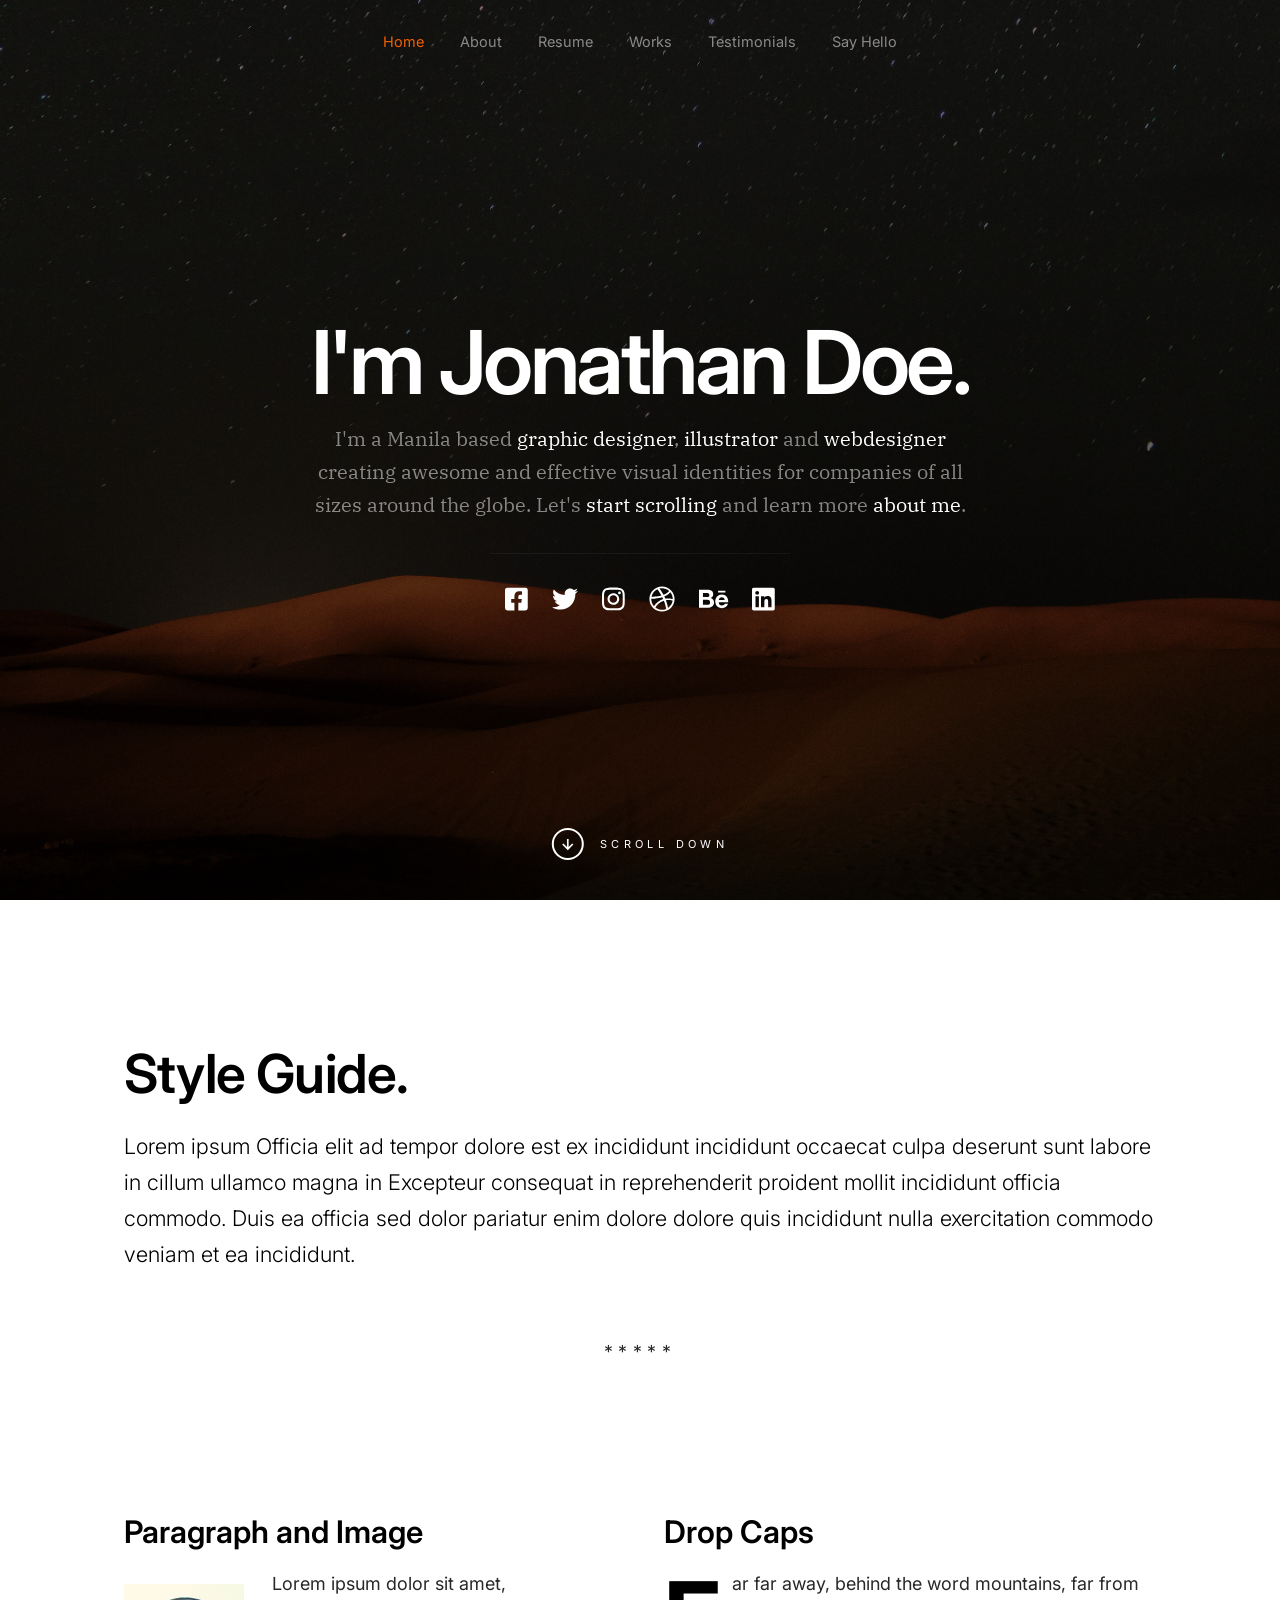
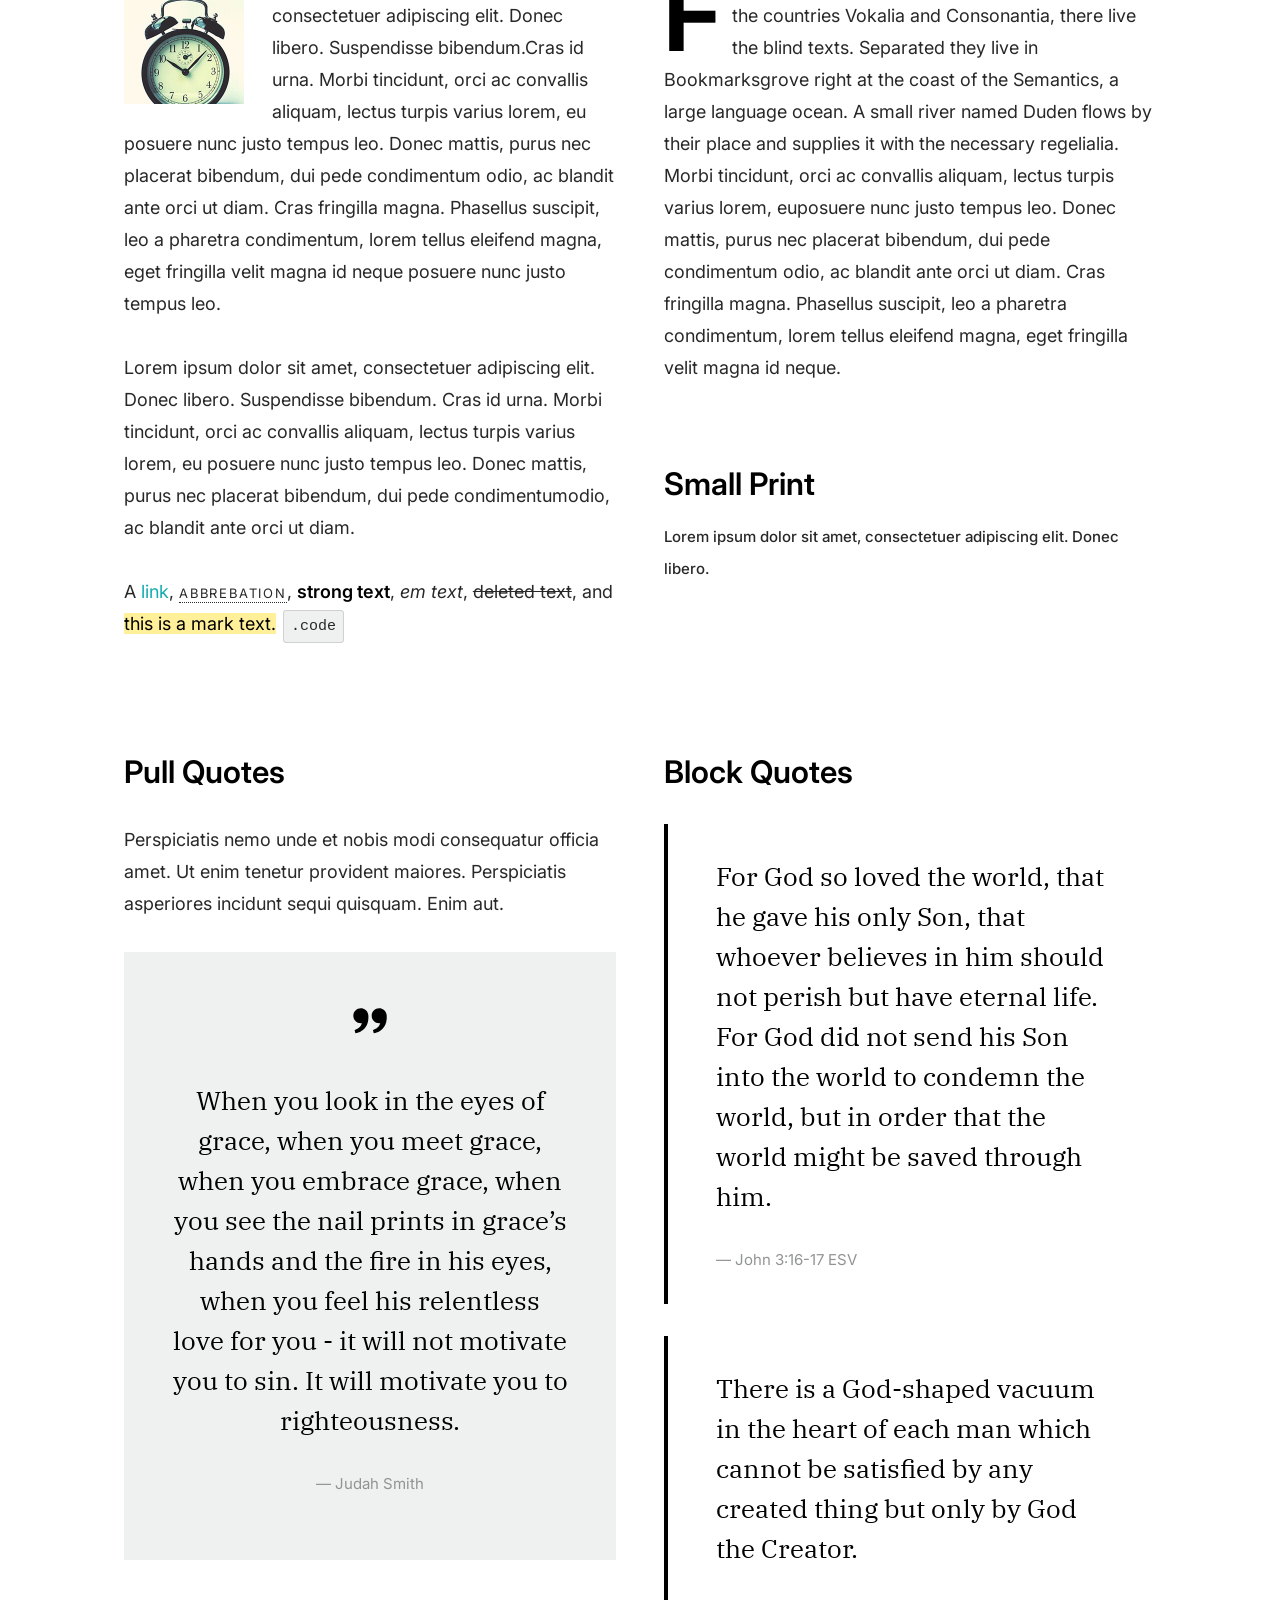
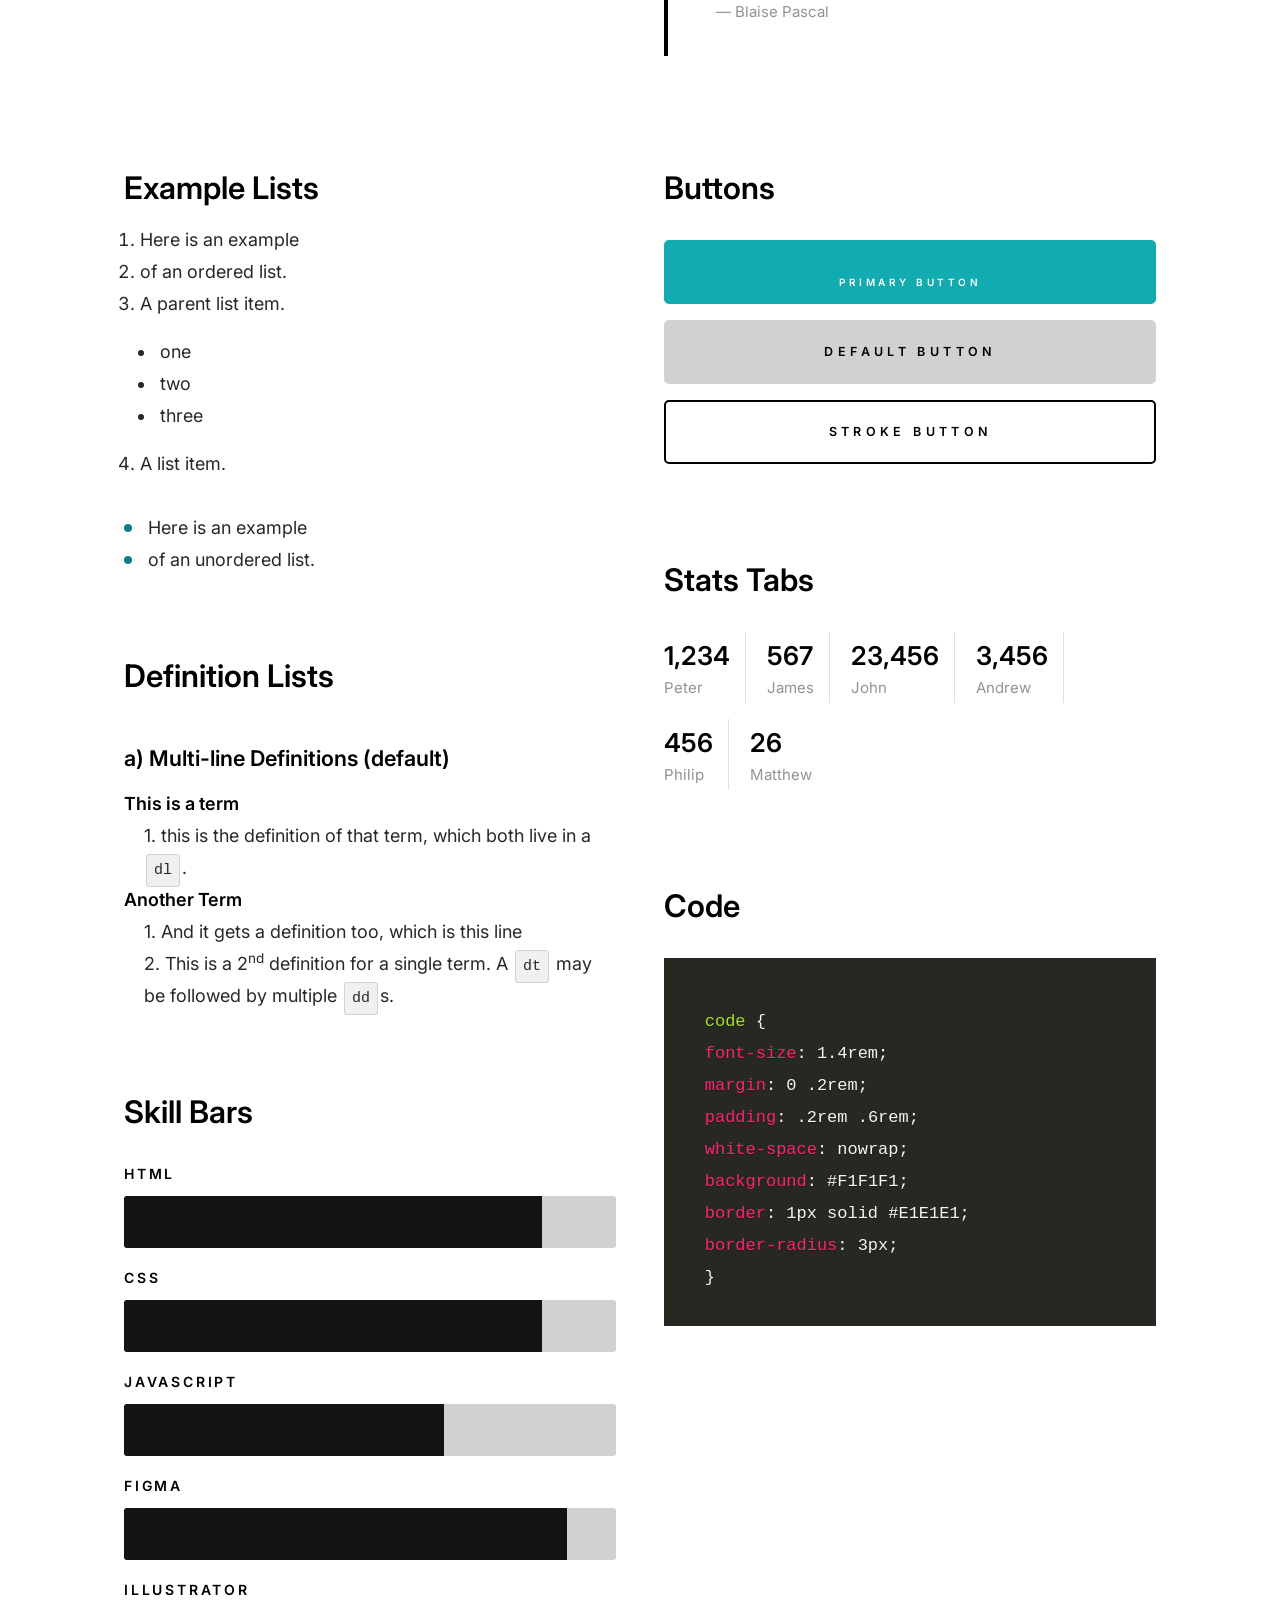
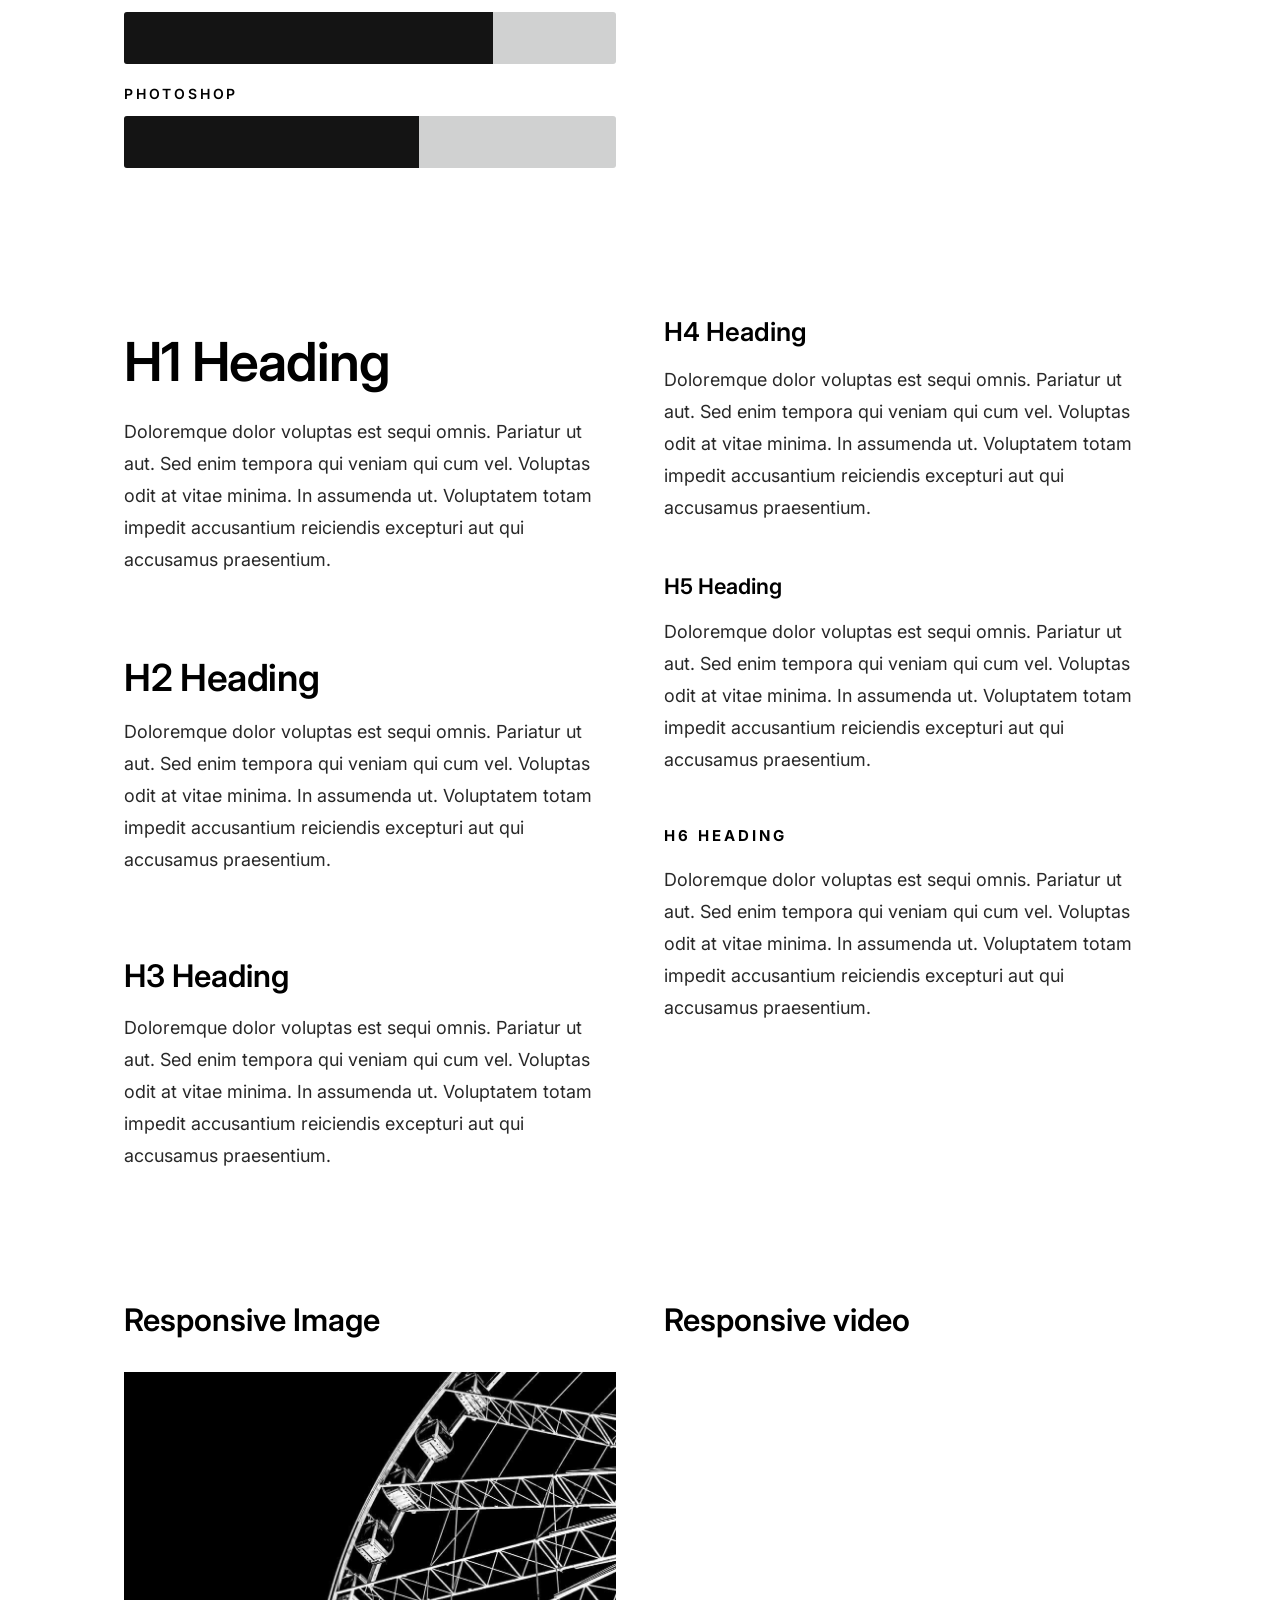
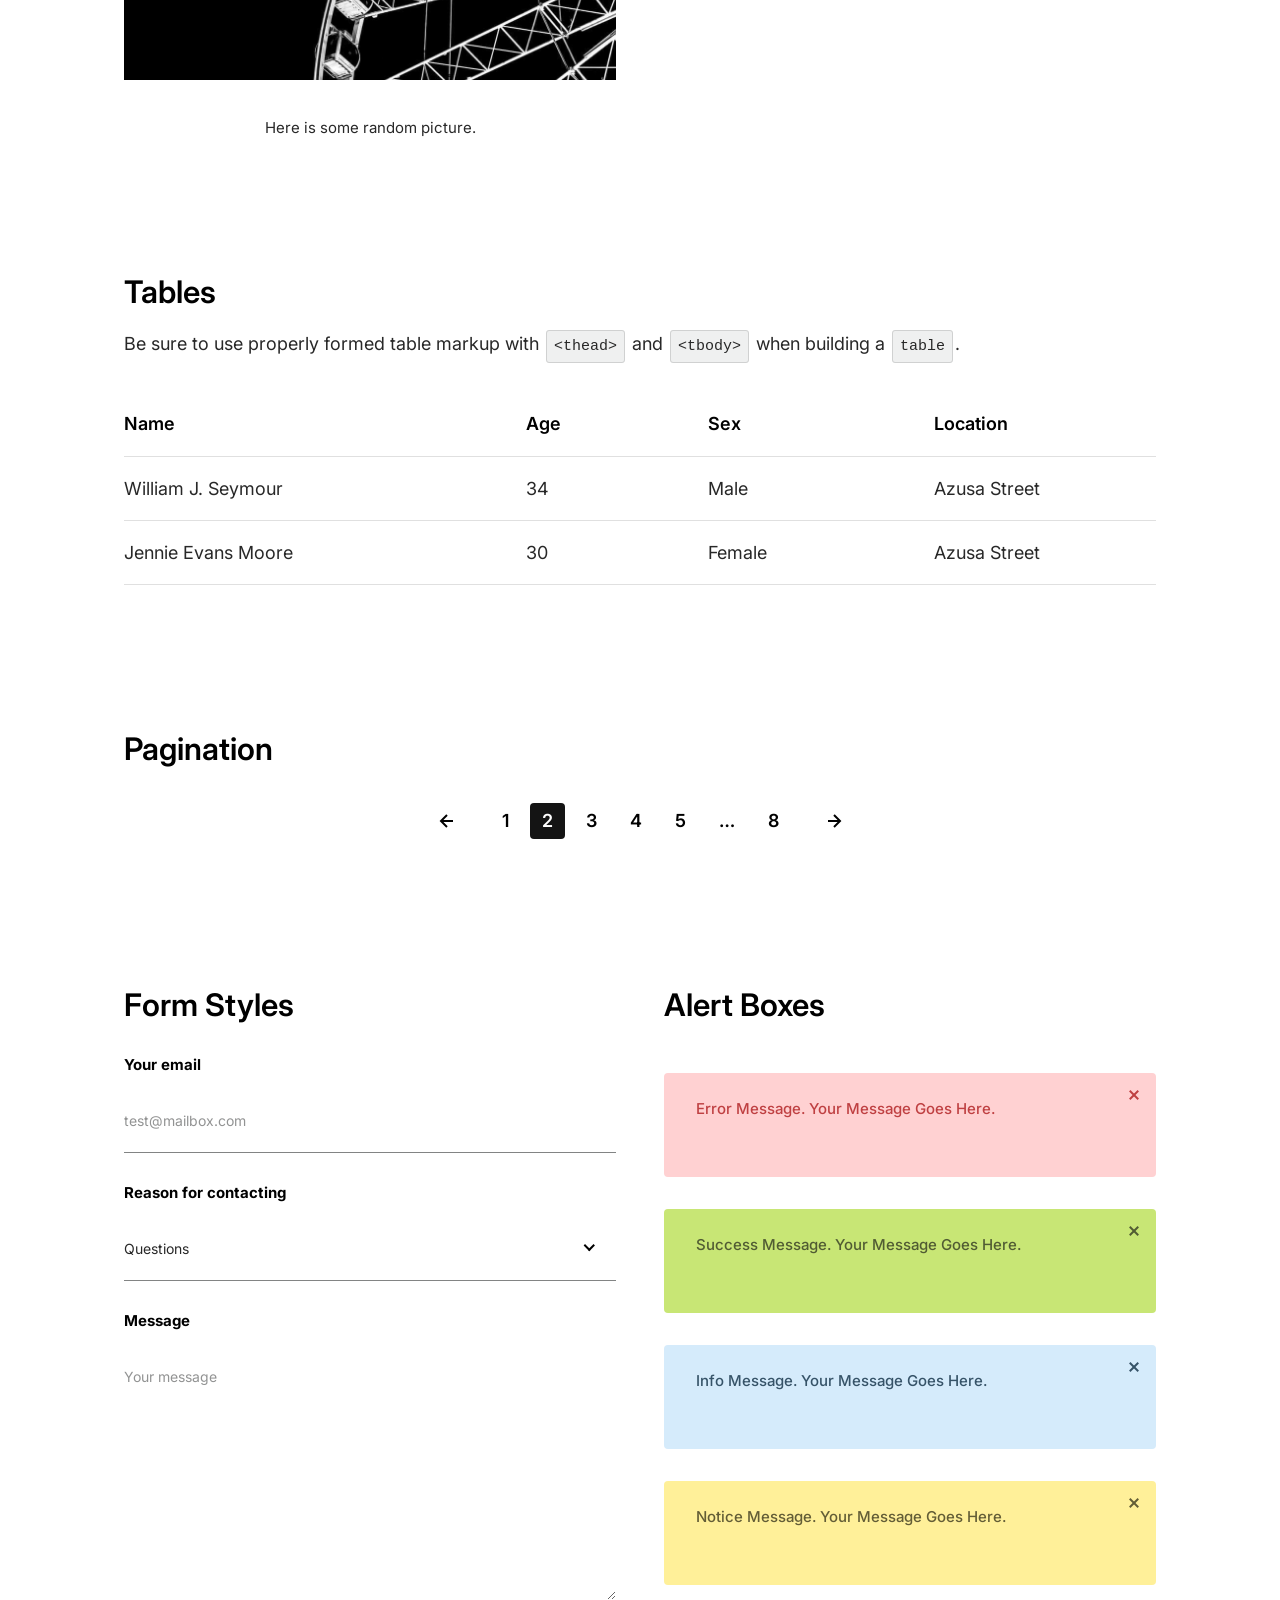
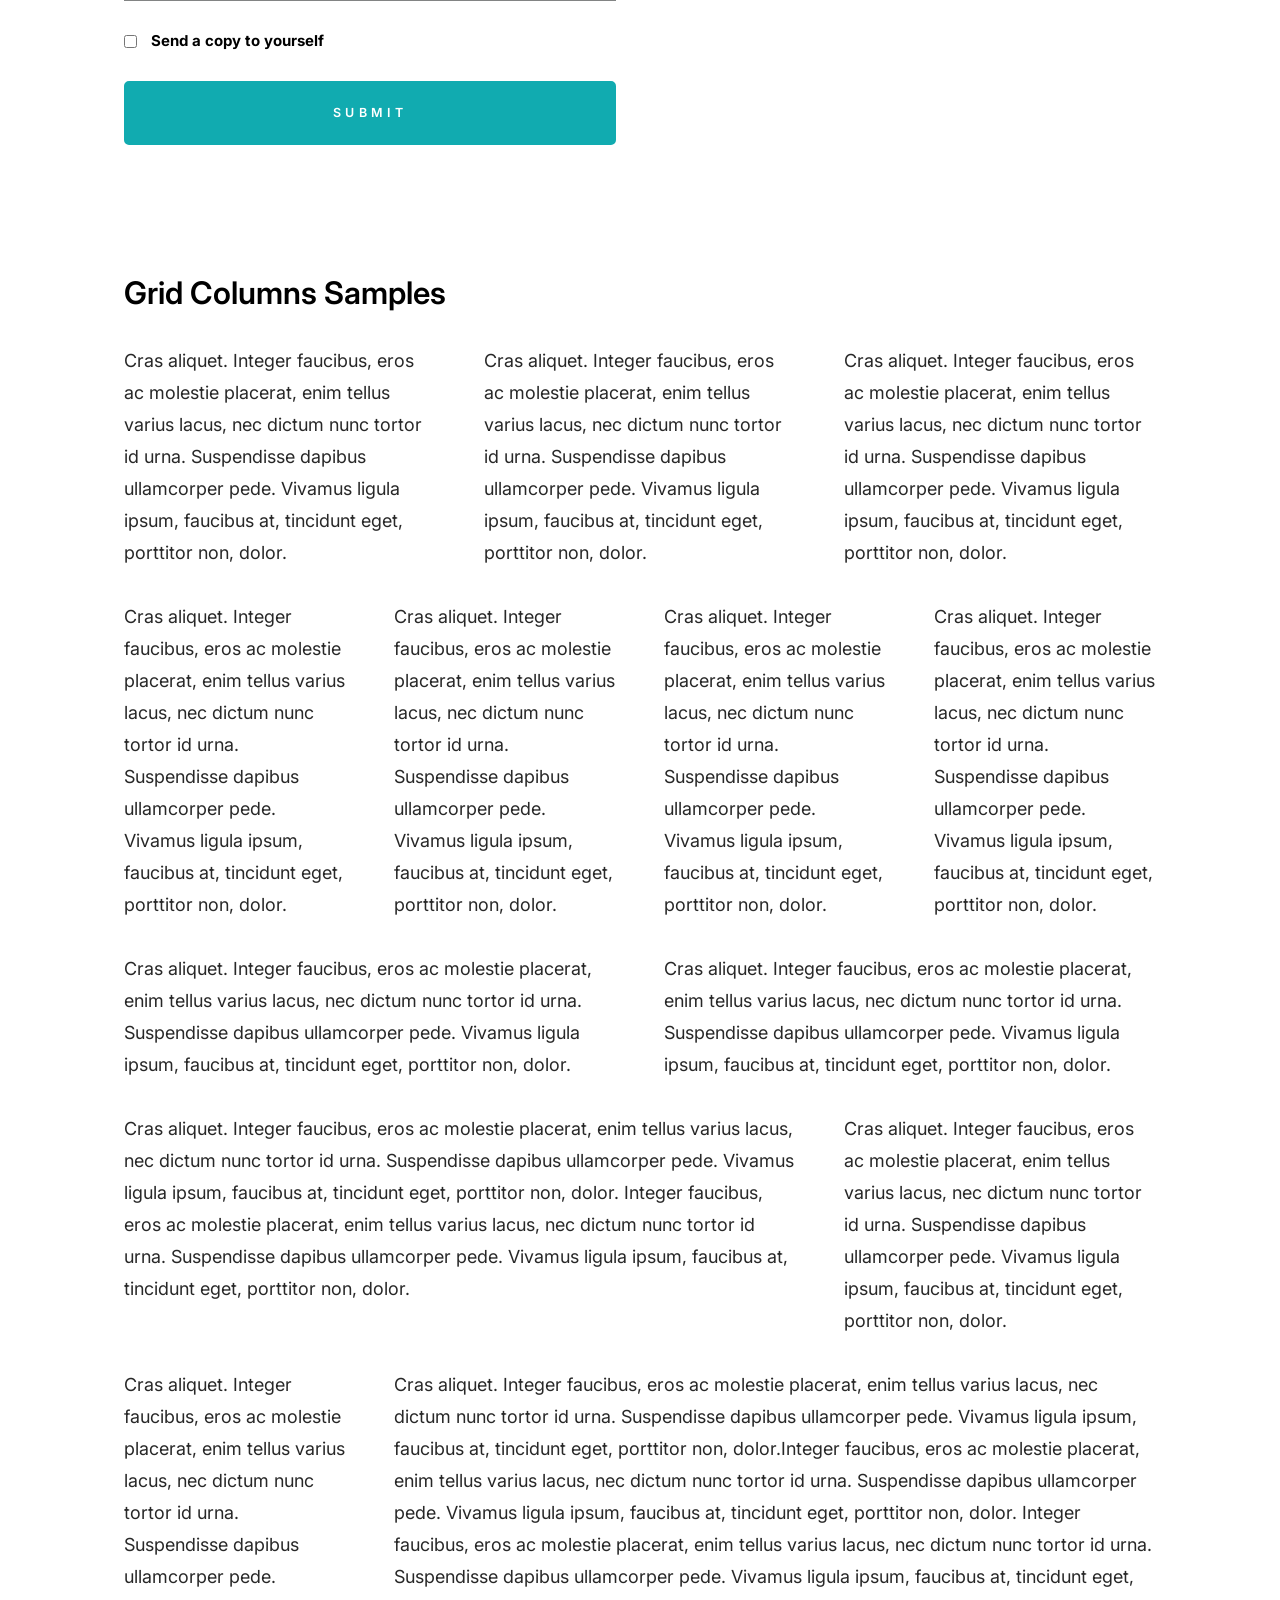
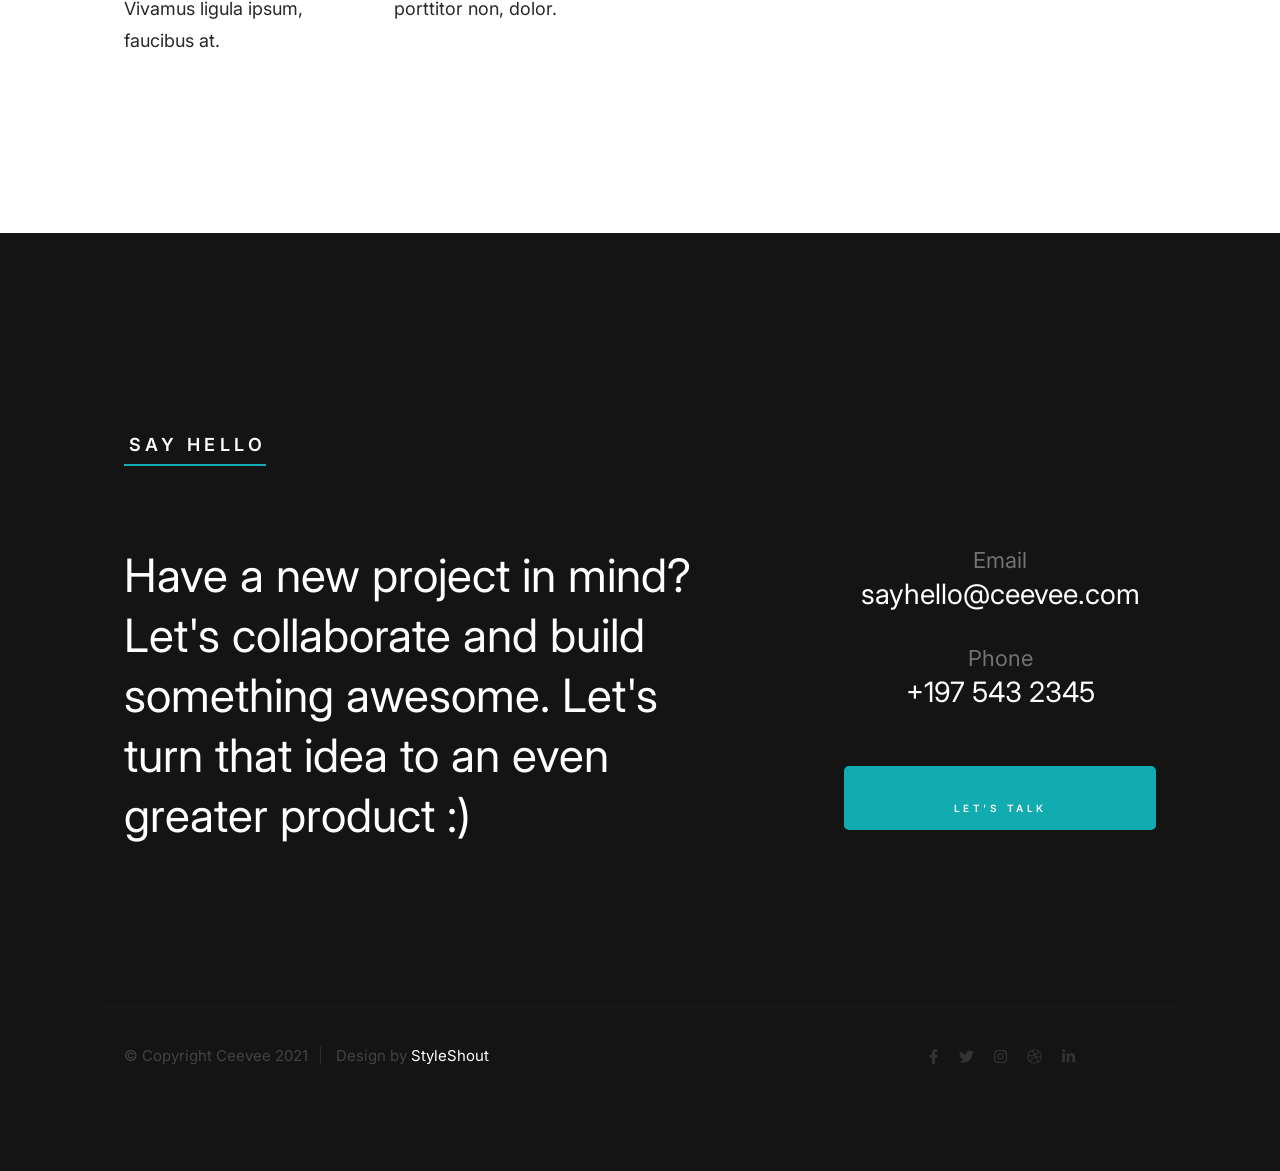
<file: styles.html>
<!DOCTYPE html>
<html class="no-js" lang="en">
<head>

    <!--- basic page needs
    ================================================== -->
    <meta charset="utf-8">
    <title>Styles - Ceevee 2.0</title>
    <meta name="description" content="">
    <meta name="author" content="">

    <!-- mobile specific metas
    ================================================== -->
    <meta name="viewport" content="width=device-width, initial-scale=1">

    <!-- CSS
    ================================================== -->
    <link rel="stylesheet" href="css/styles.css">
    <link rel="stylesheet" href="css/vendor.css">

    <style type="text/css" media="screen">
        .s-styles { 
            background-color: white;
            padding-top: calc(4.5 * var(--space));
            padding-bottom: calc(4.5 * var(--space));
            position: relative;
        }
        .s-styles .intro h1 {
            margin-top: 0;
        }
    </style>

    <!-- script
    ================================================== -->
    <script defer src="js/vendor/fontawesome/all.min.js"></script>

    <!-- favicons
    ================================================== -->
    <link rel="apple-touch-icon" sizes="180x180" href="apple-touch-icon.png">
    <link rel="icon" type="image/png" sizes="32x32" href="favicon-32x32.png">
    <link rel="icon" type="image/png" sizes="16x16" href="favicon-16x16.png">
    <link rel="manifest" href="site.webmanifest">

</head>

<body id="top" class="ss-preload">


    <!-- preloader
    ================================================== -->
    <div id="preloader">
        <div id="loader"></div>
    </div>


    <!-- header
    ================================================== -->
    <header class="s-header">
        <div class="row s-header__nav-wrap">
            <nav class="s-header__nav">
                <ul>
                    <li class="current"><a href="index.html">Home</a></li>
                    <li><a href="index.html#about">About</a></li>
                    <li><a href="index.html#resume">Resume</a></li>
                    <li><a href="index.html#portfolio">Works</a></li>
                    <li><a href="index.html#testimonials">Testimonials</a></li>
                    <li><a href="index.html#contact">Say Hello</a></li>
                </ul>
            </nav>
        </div> <!-- end row -->
        
        <a class="s-header__menu-toggle" href="#0" title="Menu">
            <span class="s-header__menu-icon"></span>
        </a>
    </header> <!-- end s-header -->


    <!-- hero
    ================================================== -->
    <section id="hero" class="s-hero target-section">

        <div class="s-hero__bg rellax" data-rellax-speed="-7"></div>

        <div class="row s-hero__content">
            <div class="column">

                <div class="s-hero__content-about">

                    <h1>I'm Jonathan Doe.</h1>

                    <h3>
                    I'm a Manila based <span>graphic designer</span>, <span>illustrator</span> and <span>webdesigner</span> creating awesome and
                    effective visual identities for companies of all sizes around the globe. Let's <a href="#about">start scrolling</a>
                    and learn more <a href="#about">about me</a>.
                    </h3>

                    <div class="s-hero__content-social">
                        <a href="#0"><i class="fab fa-facebook-square" aria-hidden="true"></i></a>
                        <a href="#0"><i class="fab fa-twitter" aria-hidden="true"></i></a>
                        <a href="#0"><i class="fab fa-instagram" aria-hidden="true"></i></a>
                        <a href="#0"><i class="fab fa-dribbble" aria-hidden="true"></i></a>
                        <a href="#0"><i class="fab fa-behance" aria-hidden="true"></i></a>
                        <a href="#0"><i class="fab fa-linkedin" aria-hidden="true"></i></a>
                    </div>

                </div> <!-- end s-hero__content-about -->

            </div>
        </div> <!-- s-hero__content -->

        <div class="s-hero__scroll">
            <a href="#styles" class="s-hero__scroll-link smoothscroll">
                <span class="scroll-arrow">
                    <svg xmlns="http://www.w3.org/2000/svg" width="24" height="24" viewBox="0 0 24 24" style="fill:rgba(0, 0, 0, 1);transform:;-ms-filter:"><path d="M18.707 12.707L17.293 11.293 13 15.586 13 6 11 6 11 15.586 6.707 11.293 5.293 12.707 12 19.414z"></path></svg>
                </span>
                <span class="scroll-text">Scroll Down</span>
            </a>
        </div> <!-- s-hero__scroll -->

    </section> <!-- end s-hero -->


    <!-- s-styles
    ================================================== -->
    <section id="styles" class="s-styles">

        <div class="row">

            <div class="column large-12 intro">

                <h1>Style Guide.</h1>

                <p class="lead">Lorem ipsum Officia elit ad tempor dolore est ex incididunt incididunt occaecat culpa deserunt 
                sunt labore in cillum ullamco magna in Excepteur consequat in reprehenderit proident mollit incididunt officia commodo.
                Duis ea officia sed dolor pariatur enim dolore dolore quis incididunt nulla exercitation commodo veniam et ea incididunt.
                </p>

                <hr class="fancy">
            </div>

        </div> <!-- end row -->

        <div class="row">

            <div class="column large-6 tab-12">

                <h3>Paragraph and Image</h3>

                <p><a href="#"><img width="120" height="120" class="h-pull-left" alt="sample-image" src="images/sample-image.jpg"></a>
                Lorem ipsum dolor sit amet, consectetuer adipiscing elit. Donec libero. Suspendisse bibendum.Cras id urna. Morbi 
                tincidunt, orci ac convallis aliquam, lectus turpis varius lorem, eu posuere nunc justo tempus leo. Donec mattis, 
                purus nec placerat bibendum, dui pede condimentum odio, ac blandit ante orci ut diam. Cras fringilla magna. 
                Phasellus suscipit, leo a pharetra condimentum, lorem tellus eleifend magna, eget fringilla velit magna id 
                neque posuere nunc justo tempus leo. </p>

                <p>
                Lorem ipsum dolor sit amet, consectetuer adipiscing elit. Donec libero. Suspendisse bibendum. Cras id urna. 
                Morbi tincidunt, orci ac convallis aliquam, lectus turpis varius lorem, eu posuere nunc justo tempus leo. 
                Donec mattis, purus nec placerat bibendum, dui pede condimentumodio, ac blandit ante orci ut diam.	
                </p>

                <p>A <a href="#">link</a>,
                <abbr title="this really isn't a very good description">abbrebation</abbr>,
                <strong>strong text</strong>,
                <em>em text</em>,
                <del>deleted text</del>, and
                <mark>this is a mark text.</mark>
                <code>.code</code>
                </p>

            </div>

            <div class="column large-6 tab-12">

                <h3>Drop Caps</h3>

                <p class="drop-cap">Far far away, behind the word mountains, far from the countries Vokalia and Consonantia,
                there live the blind texts. Separated they live in Bookmarksgrove right at the coast of the
                Semantics, a large language ocean. A small river named Duden flows by their place and supplies it with the 
                necessary regelialia. Morbi tincidunt, orci ac convallis aliquam, lectus turpis varius lorem, 
                euposuere nunc justo tempus leo. Donec mattis, purus nec placerat bibendum, dui pede condimentum odio, 
                ac blandit ante orci ut diam. Cras fringilla magna. Phasellus suscipit, leo a pharetra condimentum, 
                lorem tellus eleifend magna, eget fringilla velit magna id neque.
                </p>

                <h3>Small Print</h3>

                <p><small>Lorem ipsum dolor sit amet, consectetuer adipiscing elit. Donec libero.</small></p>

            </div>

        </div> <!-- end row -->

        <div class="row">

            <div class="column large-6 tab-12">

                <h3 class="h-add-bottom">Pull Quotes</h3>

                <p>
                Perspiciatis nemo unde et nobis modi consequatur officia amet. Ut enim 
                tenetur provident maiores. Perspiciatis asperiores incidunt sequi 
                quisquam. Enim aut. 
                </p>

                <figure class="pull-quote">
                    <blockquote>
                        <p>
                        When you look in the eyes of grace, when you meet grace, 
                        when you embrace grace, when you see the nail prints in 
                        grace’s hands and the fire in his eyes, when you feel his 
                        relentless love for you - it will not motivate you to sin. 
                        It will motivate you to righteousness.
                        </p>

                        <footer>
                            <cite>Judah Smith</cite>
                        </footer>
                    </blockquote>
                </figure>

            </div>

            <div class="column large-6 tab-12">

                <h3 class="h-add-bottom">Block Quotes</h3>

                <blockquote cite="http://where-i-got-my-info-from.com">
                    <p>
                    For God so loved the world, that he gave his only Son, that whoever believes in 
                    him should not perish but have eternal life. For God did not send his Son into 
                    the world to condemn the world, but in order that the world might be 
                    saved through him.
                    </p>

                    <footer>
                        <cite>
                            <a href="#0">John 3:16-17 ESV</a>
                        </cite>
                    </footer>

                </blockquote>

                <blockquote>
                    <p>There is a God-shaped vacuum in the heart of each man which cannot be satisfied 
                    by any created thing but only by God the Creator.</p>

                    <footer>
                        <cite>Blaise Pascal</cite>
                    </footer>

                </blockquote>

            </div>

        </div> <!-- end row -->

        <div class="row h-add-half-bottom">

            <div class="column large-6 tab-12">

                <h3>Example Lists</h3>

                <ol>
                    <li>Here is an example</li>
                    <li>of an ordered list.</li>
                    <li>A parent list item.
                        <ul>
                            <li>one</li>
                            <li>two</li>
                            <li>three</li>
                        </ul>
                        </li>
                        <li>A list item.</li>
                    </ol>

                <ul class="disc">
                    <li>Here is an example</li>
                    <li>of an unordered list.</li>
                </ul>

                <h3>Definition Lists</h3>

                <h5>a) Multi-line Definitions (default) </h5>

                <dl class="dictionary-style">
                    <dt><strong>This is a term</strong></dt>
                        <dd>this is the definition of that term, which both live in a <code>dl</code>.</dd>
                    <dt><strong>Another Term</strong></dt>
                        <dd>And it gets a definition too, which is this line</dd>
                        <dd>This is a 2<sup>nd</sup> definition for a single term. A <code>dt</code> may be followed by multiple <code>dd</code>s.</dd>
                </dl>

                <h3 class="h-add-bottom">Skill Bars</h3>

                <ul class="skill-bars-fat">
                    <li>
                    <div class="progress percent85"></div>
                    <strong>HTML</strong>
                    </li>
                    <li>
                    <div class="progress percent85"></div>
                    <strong>CSS</strong>
                    </li>
                    <li>
                    <div class="progress percent65"></div>
                    <strong>Javascript</strong>
                    </li>
                    <li>
                    <div class="progress percent90"></div>
                    <strong>Figma</strong>
                    </li>
                    <li>
                    <div class="progress percent75"></div>
                    <strong>Illustrator</strong>
                    </li>
                    <li>
                    <div class="progress percent60"></div>
                    <strong>Photoshop</strong>
                    </li>
                </ul>

            </div>

            <div class="column large-6 tab-12">

                <h3 class="h-add-bottom">Buttons</h3>

                <p>
                    <a class="btn btn--primary h-full-width" href="#0">Primary Button</a>
                    <a class="btn h-full-width" href="#0">Default Button</a>
                    <a class="btn btn--stroke h-full-width" href="#0">Stroke Button</a>
                </p>

                <h3>Stats Tabs</h3>

                <ul class="stats-tabs">
                    <li><a href="#0">1,234 <em>Peter</em></a></li>
                    <li><a href="#0">567 <em>James</em></a></li>
                    <li><a href="#0">23,456 <em>John</em></a></li>
                    <li><a href="#0">3,456 <em>Andrew</em></a></li>
                    <li><a href="#0">456 <em>Philip</em></a></li>
                    <li><a href="#0">26 <em>Matthew</em></a></li>
                </ul>

                <h3 class="h-add-bottom">Code</h3>

<pre><code class="language-css">
    code {
    font-size: 1.4rem;
    margin: 0 .2rem;
    padding: .2rem .6rem;
    white-space: nowrap;
    background: #F1F1F1;
    border: 1px solid #E1E1E1;	
    border-radius: 3px;
    }
</code></pre>

            </div>

        </div> <!-- end row -->

        <div class="row h-add-half-bottom">

            <div class="column large-6 tab-12">
                    
                <h1>H1 Heading</h1>
                <p>Doloremque dolor voluptas est sequi omnis. Pariatur ut aut. Sed enim tempora qui veniam qui cum vel. 
                Voluptas odit at vitae minima. In assumenda ut. Voluptatem totam impedit accusantium reiciendis excepturi aut qui accusamus praesentium.</p>

                <h2>H2 Heading</h2>
                <p>Doloremque dolor voluptas est sequi omnis. Pariatur ut aut. Sed enim tempora qui veniam qui cum vel. 
                Voluptas odit at vitae minima. In assumenda ut. Voluptatem totam impedit accusantium reiciendis excepturi aut qui accusamus praesentium.</p>

                <h3>H3 Heading</h3>
                <p>Doloremque dolor voluptas est sequi omnis. Pariatur ut aut. Sed enim tempora qui veniam qui cum vel. 
                Voluptas odit at vitae minima. In assumenda ut. Voluptatem totam impedit accusantium reiciendis excepturi aut qui accusamus praesentium.</p>

                
            </div>

            <div class="column large-6 tab-12">
                <h4>H4 Heading</h4>
                <p>Doloremque dolor voluptas est sequi omnis. Pariatur ut aut. Sed enim tempora qui veniam qui cum vel. 
                Voluptas odit at vitae minima. In assumenda ut. Voluptatem totam impedit accusantium reiciendis excepturi aut qui accusamus praesentium.</p>

                <h5>H5 Heading</h5>
                <p>Doloremque dolor voluptas est sequi omnis. Pariatur ut aut. Sed enim tempora qui veniam qui cum vel. 
                Voluptas odit at vitae minima. In assumenda ut. Voluptatem totam impedit accusantium reiciendis excepturi aut qui accusamus praesentium.</p>

                <h6>H6 Heading</h6>
                <p>Doloremque dolor voluptas est sequi omnis. Pariatur ut aut. Sed enim tempora qui veniam qui cum vel. 
                Voluptas odit at vitae minima. In assumenda ut. Voluptatem totam impedit accusantium reiciendis excepturi aut qui accusamus praesentium.</p>
    
                
            </div>

        </div> <!-- end row -->

        <div class="row h-add-half-bottom">

            <div class="column large-6 tab-12">

                <h3 class="h-add-bottom">Responsive Image</h3>

                <figure>
                    <img src="images/wheel-500.jpg" 
                    srcset="images/wheel-1000.jpg 1000w, 
                    images/wheel-500.jpg 500w" 
                    sizes="(max-width: 1000px) 100vw, 1000px" alt="">

                    <figcaption>
                        Here is some random picture.
                    </figcaption>
                </figure>

            </div>

            <div class="column large-6 tab-12">

                <h3 class="h-add-bottom">Responsive video</h3>

                <div class="video-container">
                <iframe title="vimeo-player" src="https://player.vimeo.com/video/14592941" width="640" height="360" frameborder="0" allowfullscreen></iframe>                
                </div>

            </div>
            
        </div> <!-- end row -->

        <div class="row h-add-bottom">

            <div class="column large-12">

                <h3>Tables</h3>
                <p>Be sure to use properly formed table markup with <code>&lt;thead&gt;</code> and <code>&lt;tbody&gt;</code> when building a <code>table</code>.</p>

                <div class="table-responsive">

                    <table>
                            <thead>
                            <tr>
                                <th>Name</th>
                                <th>Age</th>
                                <th>Sex</th>
                                <th>Location</th>
                            </tr>
                            </thead>
                            <tbody>
                            <tr>
                                <td>William J. Seymour</td>
                                <td>34</td>
                                <td>Male</td>
                                <td>Azusa Street</td>
                            </tr>
                            <tr>
                                <td>Jennie Evans Moore</td>
                                <td>30</td>
                                <td>Female</td>
                                <td>Azusa Street</td>
                            </tr>
                            </tbody>
                    </table>

                </div>

            </div>
            
        </div> <!-- end row -->

        <div class="row">

            <div class="column large-12">
                <h3>Pagination</h3>

                <nav class="pgn">
                    <ul>
                        <li>
                            <a class="pgn__prev" href="#0">
                                <svg xmlns="http://www.w3.org/2000/svg" width="24" height="24" viewBox="0 0 24 24"><path d="M12.707 17.293L8.414 13H18v-2H8.414l4.293-4.293-1.414-1.414L4.586 12l6.707 6.707z"/></svg>
                            </a>
                        </li>
                        <li><a class="pgn__num" href="#0">1</a></li>
                        <li><span class="pgn__num current">2</span></li>
                        <li><a class="pgn__num" href="#0">3</a></li>
                        <li><a class="pgn__num" href="#0">4</a></li>
                        <li><a class="pgn__num" href="#0">5</a></li>
                        <li><span class="pgn__num dots">…</span></li>
                        <li><a class="pgn__num" href="#0">8</a></li>
                        <li>
                            <a class="pgn__next" href="#0">
                                <svg xmlns="http://www.w3.org/2000/svg" width="24" height="24" viewBox="0 0 24 24"><path d="M11.293 17.293l1.414 1.414L19.414 12l-6.707-6.707-1.414 1.414L15.586 11H6v2h9.586z"/></svg>
                            </a>
                        </li>
                    </ul>
                </nav>
            </div>

        </div> <!-- end row -->


        <div class="row">

            <div class="column large-6 tab-12">

                <h3 class="h-add-bottom">Form Styles</h3>

                <form>
                    <div>
                        <label for="sampleInput">Your email</label>
                        <input class="h-full-width" type="email" placeholder="test@mailbox.com" id="sampleInput">
                    </div>
                    <div>
                        <label for="sampleRecipientInput">Reason for contacting</label>
                        <div class="ss-custom-select">
                            <select class="h-full-width" id="sampleRecipientInput">
                                <option value="Option 1">Questions</option>
                                <option value="Option 2">Report</option>
                                <option value="Option 3">Others</option>
                            </select>
                        </div>
                    </div>
                    
                    <label for="exampleMessage">Message</label>
                    <textarea class="h-full-width" placeholder="Your message" id="exampleMessage"></textarea>

                    <label class="h-add-bottom">
                        <input type="checkbox">
                        <span class="label-text">Send a copy to yourself</span>
                    </label>
                
                    <input class="btn--primary h-full-width" type="submit" value="Submit">
                </form>

            </div>

            <div class="column large-6 tab-12">

                <h3>Alert Boxes</h3>

                <br>
                
                <div class="alert-box alert-box--error">
                    <p>Error Message. Your Message Goes Here.</p>
                    <span class="alert-box__close"></span>
                </div><!-- end error -->
                        
                <div class="alert-box alert-box--success">
                    <p>Success Message. Your Message Goes Here.</p>
                    <span class="alert-box__close"></span>
                </div><!-- end success -->
                        
                <div class="alert-box alert-box--info">
                    <p>Info Message. Your Message Goes Here.</p>
                    <span class="alert-box__close"></span>
                </div><!-- end info -->
                        
                <div class="alert-box alert-box--notice">
                    <p>Notice Message. Your Message Goes Here.</p>
                    <span class="alert-box__close"></span>
                </div><!-- end notice -->
            
            </div>

        </div> <!-- end row -->

        <div class="row">

            <div class="large-12 column">
               <h3 class="h-add-bottom">Grid Columns Samples</h3>
            </div>
   
        </div> <!-- Row End-->


        <div class="row">
   
            <div class="large-4 mob-12 column">
                <p>
                Cras aliquet. Integer faucibus, eros ac molestie placerat, enim tellus varius lacus,
                nec dictum nunc tortor id urna. Suspendisse dapibus ullamcorper pede. Vivamus ligula ipsum,
                faucibus at, tincidunt eget, porttitor non, dolor. 
                </p>
             </div>
   
            <div class="large-4 mob-12 column">
                <p>
                Cras aliquet. Integer faucibus, eros ac molestie placerat, enim tellus varius lacus,
                nec dictum nunc tortor id urna. Suspendisse dapibus ullamcorper pede. Vivamus ligula ipsum,
                faucibus at, tincidunt eget, porttitor non, dolor. 
                </p>
            </div>
   
            <div class="large-4 mob-12 column">
                <p>
                Cras aliquet. Integer faucibus, eros ac molestie placerat, enim tellus varius lacus,
                nec dictum nunc tortor id urna. Suspendisse dapibus ullamcorper pede. Vivamus ligula ipsum,
                faucibus at, tincidunt eget, porttitor non, dolor. 
                </p>
            </div>
   
        </div>
   
        <div class="row">
   
            <div class="large-3 tab-6 mob-12 column">
                <p>
                Cras aliquet. Integer faucibus, eros ac molestie placerat, enim tellus varius lacus,
                nec dictum nunc tortor id urna. Suspendisse dapibus ullamcorper pede. Vivamus ligula ipsum,
                faucibus at, tincidunt eget, porttitor non, dolor. 
                </p>
            </div>
   
            <div class="large-3 tab-6 mob-12 column">
                <p>
                Cras aliquet. Integer faucibus, eros ac molestie placerat, enim tellus varius lacus,
                nec dictum nunc tortor id urna. Suspendisse dapibus ullamcorper pede. Vivamus ligula ipsum,
                faucibus at, tincidunt eget, porttitor non, dolor. 
                </p>
            </div>
   
            <div class="large-3 tab-6 mob-12 column">
                <p>
                Cras aliquet. Integer faucibus, eros ac molestie placerat, enim tellus varius lacus,
                nec dictum nunc tortor id urna. Suspendisse dapibus ullamcorper pede. Vivamus ligula ipsum,
                faucibus at, tincidunt eget, porttitor non, dolor. 
                </p>
            </div>
   
            <div class="large-3 tab-6 mob-12 column">
                <p>
                Cras aliquet. Integer faucibus, eros ac molestie placerat, enim tellus varius lacus,
                nec dictum nunc tortor id urna. Suspendisse dapibus ullamcorper pede. Vivamus ligula ipsum,
                faucibus at, tincidunt eget, porttitor non, dolor. 
                </p>
            </div>
   
        </div>
   
        <div class="row">
   
            <div class="large-6 mob-12 column">
                <p>
                Cras aliquet. Integer faucibus, eros ac molestie placerat, enim tellus varius lacus,
                nec dictum nunc tortor id urna. Suspendisse dapibus ullamcorper pede. Vivamus ligula ipsum,
                faucibus at, tincidunt eget, porttitor non, dolor. 
                </p>
            </div>
   
            <div class="large-6 mob-12 column">
                <p>
                Cras aliquet. Integer faucibus, eros ac molestie placerat, enim tellus varius lacus,
                nec dictum nunc tortor id urna. Suspendisse dapibus ullamcorper pede. Vivamus ligula ipsum,
                faucibus at, tincidunt eget, porttitor non, dolor. 
                </p>
            </div>
   
        </div>
   
        <div class="row">
   
            <div class="large-8 tab-7 mob-12 column">
                <p>
                Cras aliquet. Integer faucibus, eros ac molestie placerat, enim tellus varius lacus,
                nec dictum nunc tortor id urna. Suspendisse dapibus ullamcorper pede. Vivamus ligula ipsum,
                faucibus at, tincidunt eget, porttitor non, dolor. Integer faucibus, eros ac molestie placerat, enim tellus varius lacus,
                nec dictum nunc tortor id urna. Suspendisse dapibus ullamcorper pede. Vivamus ligula ipsum,
                faucibus at, tincidunt eget, porttitor non, dolor.
                </p>
            </div>
   
            <div class="large-4 tab-5 mob-12 column">
                <p>
                Cras aliquet. Integer faucibus, eros ac molestie placerat, enim tellus varius lacus,
                nec dictum nunc tortor id urna. Suspendisse dapibus ullamcorper pede. Vivamus ligula ipsum,
                faucibus at, tincidunt eget, porttitor non, dolor. 
                </p>
            </div>
   
         </div>
   
         <div class="row">
   
            <div class="large-3 tab-5 mob-12 column">
                <p>
                Cras aliquet. Integer faucibus, eros ac molestie placerat, enim tellus varius lacus,
                nec dictum nunc tortor id urna. Suspendisse dapibus ullamcorper pede. Vivamus ligula ipsum,
                faucibus at. 
                </p>
             </div>
   
            <div class="large-9 tab-7 mob-12 column">
                <p>
                Cras aliquet. Integer faucibus, eros ac molestie placerat, enim tellus varius lacus,
                nec dictum nunc tortor id urna. Suspendisse dapibus ullamcorper pede. Vivamus ligula ipsum,
                faucibus at, tincidunt eget, porttitor non, dolor.Integer faucibus, eros ac molestie placerat, enim tellus varius lacus,
                nec dictum nunc tortor id urna. Suspendisse dapibus ullamcorper pede. Vivamus ligula ipsum,
                faucibus at, tincidunt eget, porttitor non, dolor. Integer faucibus, eros ac molestie placerat, enim tellus varius lacus,
                nec dictum nunc tortor id urna. Suspendisse dapibus ullamcorper pede. Vivamus ligula ipsum,
                faucibus at, tincidunt eget, porttitor non, dolor.
                </p>
             </div>
   
         </div> 

    </section> <!-- end s-styles -->


    <!-- contact
    ================================================== -->
    <section id="contact" class="s-contact target-section">

        <div class="row s-contact__header">
            <div class="column large-12">
                <h3 class="section-header-allcaps">Say Hello</h3>
            </div>
        </div>

        <div class="row s-contact__content">

            <div class="column large-7 medium-12">

                <h4 class="huge-text">
                Have a new project in mind? Let's collaborate and build something awesome. 
                Let's turn that idea to an even greater product :)
                </h4>

            </div>

            <div class="column large-4 medium-12">

                <div class="row contact-infos">
                    <div class="column large-12 medium-6 tab-12">
                        <div class="contact-block">
                            <h5 class="contact-block__header">
                                Email
                            </h5>
                            <p class="contact-block__content">
                                <a class="mailtoui" href="mailto:sayhello@ceevee.com">sayhello@ceevee.com</a>
                            </p>
                        </div> <!-- end contact-block -->
                    </div>
                    <div class="column large-12 medium-6 tab-12">
                        <div class="contact-block">
                            <h5 class="contact-block__header">
                                Phone
                            </h5>
                            <p class="contact-block__content">
                                <a href="tel:+1975432345">+197 543 2345</a>
                            </p>
                        </div> <!-- end contact-block -->
                    </div>

                    <div class="column large-12">
                        <a href="mailto:sayhello@ceevee.com" class="mailtoui btn btn--primary h-full-width">Let's Talk</a>
                    </div>
                </div> <!-- end contact-infos -->

            </div>
        </div> <!-- s-contact__content -->

    </section> <!-- end s-contact -->
    

    <!-- footer
    ================================================== -->
    <footer class="s-footer">
        <div class="row">
            <div class="column large-4 medium-6 w-1000-stack s-footer__social-block">
                <ul class="s-footer__social">
                    <li><a href="#0"><i class="fab fa-facebook-f" aria-hidden="true"></i></a></li>
                    <li><a href="#0"><i class="fab fa-twitter" aria-hidden="true"></i></a></li>
                    <li><a href="#0"><i class="fab fa-instagram" aria-hidden="true"></i></a></li>
                    <li><a href="#0"><i class="fab fa-dribbble" aria-hidden="true"></i></a></li>
                    <li><a href="#0"><i class="fab fa-linkedin-in" aria-hidden="true"></i></a></li>
                </ul>
            </div>

            <div class="column large-7 medium-6 w-1000-stack ss-copyright">
                <span>© Copyright Ceevee 2021</span> 
                <span>Design by <a href="https://www.styleshout.com/">StyleShout</a></span>
            </div>
        </div>

        <div class="ss-go-top">
            <a class="smoothscroll" title="Back to Top" href="#top">
                <svg xmlns="http://www.w3.org/2000/svg" viewBox="0 0 24 24"><path d="M6 4h12v2H6zm5 10v6h2v-6h5l-6-6-6 6z"/></svg>
             </a>
        </div> <!-- end ss-go-top -->
    </footer>


    <!-- Java Script
    ================================================== -->
    <script src="js/plugins.js"></script>
    <script src="js/main.js"></script>

</body>

</html>
</file>
<file: css/styles.css>
/* =================================================================== 
 * Ceevee Main Stylesheet
 * Template Ver. 2.0.0
 * 01-03-2021
 * ------------------------------------------------------------------
 *
 * TOC:
 * # settings and variables
 *      ## fonts
 *      ## colors
 *      ## vertical spacing and typescale
 *      ## grid variables
 * # normalize
 * # basic/base setup styles
 *      ## media
 *      ## typography resets
 *      ## links
 *      ## inputs
 * # Grid v3.0.0
 *      ## medium screen devices
 *      ## tablets
 *      ## mobile devices
 *      ## small mobile devices <= 400px
 * # block grids
 *      ## block grids - medium screen devices
 *      ## block grids - tablets
 *      ## block grids - mobile devices
 *      ## block grids - small mobile devices <= 400px
 * # MISC 
 * # custom grid, block grid STACK breakpoints
 * # base style overrides 
 *      ## links
 * # typography & general theme styles
 *      ## Lists
 *      ## responsive video container
 *      ## floated image
 *      ## tables
 *      ## spacing
 * # preloader
 *      ## page loaded
 * # forms 
 *      ## Style Placeholder Text
 * # buttons 
 * # additional components
 *      ## skillbars
 *      ## alert box
 *      ## pagination 
 * # common and reusable styles
 *      ## animation stuff 
 *      ## MailtoUI style overrides
 * # site header
 *      ## header nav
 *      ## mobile menu toggle 
 * # hero
 *      ## hero content
 *      ## hero social
 *      ## hero scrolldown
 *      ## animate intro content
 * # resume 
 *      ## resume block
 * # portfolio
 *      ## portfolio list
 *      ## modal popup
 * # CTA
 * # testimonials
 *      ## swiper style overrides
 *      ## testimonial slider 
 * # contact
 *      ## contact block
 * # footer
 *      ## footer social
 *      ## copyright
 *      ## go top
 *
 * ------------------------------------------------------------------ */


/* ===================================================================
 * # settings and variables
 *
 * ------------------------------------------------------------------- */

/* ------------------------------------------------------------------- 
 * ## fonts
 * ------------------------------------------------------------------- */
@import url("https://fonts.googleapis.com/css2?family=IBM+Plex+Serif:ital,wght@0,300;0,400;0,500;0,600;0,700;1,200;1,300;1,400;1,500;1,600&family=Inter:wght@300;400;500;600;700&display=swap");
:root {
    --font-1: "Inter", sans-serif;
    --font-2: "IBM Plex Serif", serif;
    /* monospace
     */
    --font-mono: Consolas, "Andale Mono", Courier, "Courier New", monospace;
}

/* ------------------------------------------------------------------- 
 * ## colors
 * ------------------------------------------------------------------- */
:root {
    /* color-1(#11ABB0)
     * color-2(#F06000)
     */
    --color-1: hsla(182, 82%, 38%, 1);
    --color-2: hsla(24, 100%, 47%, 1);

    /* theme color variations
     */
    --color-1-lighter: hsla(182, 82%, 58%, 1);
    --color-1-light  : hsla(182, 82%, 48%, 1);
    --color-1-dark   : hsla(182, 82%, 28%, 1);
    --color-1-darker : hsla(182, 82%, 18%, 1);
    --color-2-lighter: hsla(24, 100%, 67%, 1);
    --color-2-light  : hsla(24, 100%, 57%, 1);
    --color-2-dark   : hsla(24, 100%, 37%, 1);
    --color-2-darker : hsla(24, 100%, 27%, 1);

    /* feedback colors
     * color-error(#ffd1d2), color-success(#c8e675), 
     * color-info(#d7ecfb), color-notice(#fff099)
     */
    --color-error          : hsla(359, 100%, 91%, 1);
    --color-success        : hsla(76, 69%, 68%, 1);
    --color-info           : hsla(205, 82%, 91%, 1);
    --color-notice         : hsla(51, 100%, 80%, 1);
    --color-error-content  : hsla(359, 50%, 50%, 1);
    --color-success-content: hsla(76, 29%, 28%, 1);
    --color-info-content   : hsla(205, 32%, 31%, 1);
    --color-notice-content : hsla(51, 30%, 30%, 1);

    /* shades 
     * generated using 
     * Tint & Shade Generator 
     * (https://maketintsandshades.com/)
     */
    --color-black  : #000000;
    --color-gray-19: #0a0a0a;
    --color-gray-18: #141414;
    --color-gray-17: #1e1e1e;
    --color-gray-16: #282828;
    --color-gray-15: #323333;
    --color-gray-14: #3b3d3d;
    --color-gray-13: #454747;
    --color-gray-12: #4f5151;
    --color-gray-11: #595b5b;
    --color-gray-10: #636565;
    --color-gray-9 : #737474;
    --color-gray-8 : #828484;
    --color-gray-7 : #929393;
    --color-gray-6 : #a1a3a3;
    --color-gray-5 : #b1b2b2;
    --color-gray-4 : #c1c1c1;
    --color-gray-3 : #d0d1d1;
    --color-gray-2 : #e0e0e0;
    --color-gray-1 : #eff0f0;
    --color-white  : #ffffff;

    /* text
     */
    --color-text       : var(--color-gray-16);
    --color-text-dark  : var(--color-black);
    --color-text-light : var(--color-gray-7);
    --color-placeholder: var(--color-gray-7);

    /* buttons
     */
    --color-btn                   : var(--color-gray-3);
    --color-btn-text              : var(--color-black);
    --color-btn-hover             : var(--color-black);
    --color-btn-hover-text        : var(--color-white);
    --color-btn-primary           : var(--color-1);
    --color-btn-primary-text      : var(--color-white);
    --color-btn-primary-hover     : var(--color-2);
    --color-btn-primary-hover-text: var(--color-white);
    --color-btn-stroke            : var(--color-black);
    --color-btn-stroke-text       : var(--color-black);
    --color-btn-stroke-hover      : var(--color-black);
    --color-btn-stroke-hover-text : var(--color-white);

    /* others
     */
    --color-bg     : var(--color-gray-18);
    --color-border : var(--color-gray-2);
    --border-radius: 5px;
}

/* ------------------------------------------------------------------- 
 * ## vertical spacing and typescale
 * ------------------------------------------------------------------- */
:root {

    /* spacing
     * base font size: 18px 
     * vertical space unit : 32px
     */
    --base-size: 62.5%;
    --base-font-size: 1.8rem;
    --space: 3.2rem;

    /* vertical spacing 
     */
    --vspace-0_125: calc(0.125 * var(--space));
    --vspace-0_25 : calc(0.25 * var(--space));
    --vspace-0_5  : calc(0.5 * var(--space));
    --vspace-0_75 : calc(0.75 * var(--space));
    --vspace-0_875: calc(0.875 * var(--space));
    --vspace-1    : calc(var(--space));
    --vspace-1_25 : calc(1.25 * var(--space));
    --vspace-1_5  : calc(1.5 * var(--space));
    --vspace-1_75 : calc(1.75 * var(--space));
    --vspace-2    : calc(2 * var(--space));
    --vspace-2_5  : calc(2.5 * var(--space));
    --vspace-3    : calc(3 * var(--space));
    --vspace-3_5  : calc(3.5 * var(--space));
    --vspace-4    : calc(4 * var(--space));
    --vspace-4_5  : calc(4.5 * var(--space));
    --vspace-5    : calc(5 * var(--space));

    /* type scale
     * ratio 1:2 | base: 18px
     * -------------------------------------------------------
     *
     * --text-display-3 = (77.40px)
     * --text-display-2 = (64.50px)
     * --text-display-1 = (53.75px)
     * --text-xxxl      = (44.79px)
     * --text-xxl       = (37.32px)
     * --text-xl        = (31.10px)
     * --text-lg        = (25.92px)
     * --text-md        = (21.60px)
     * --text-size      = (18.00px) BASE
     * --text-sm        = (15.00px)
     * --text-xs        = (12.50px)
     *
     * -------------------------------------------------------
     */
    --text-scale-ratio: 1.2;
    --text-size       : var(--base-font-size);
    --text-xs         : calc((var(--text-size) / var(--text-scale-ratio)) / var(--text-scale-ratio));
    --text-sm         : calc(var(--text-xs) * var(--text-scale-ratio));
    --text-md         : calc(var(--text-sm) * var(--text-scale-ratio) * var(--text-scale-ratio));
    --text-lg         : calc(var(--text-md) * var(--text-scale-ratio));
    --text-xl         : calc(var(--text-lg) * var(--text-scale-ratio));
    --text-xxl        : calc(var(--text-xl) * var(--text-scale-ratio));
    --text-xxxl       : calc(var(--text-xxl) * var(--text-scale-ratio));
    --text-display-1  : calc(var(--text-xxxl) * var(--text-scale-ratio));
    --text-display-2  : calc(var(--text-display-1) * var(--text-scale-ratio));
    --text-display-3  : calc(var(--text-display-2) * var(--text-scale-ratio));

    /* default button height
     */
    --vspace-btn: var(--vspace-2);
}

/* on mobile devices below 600px
 */
@media screen and (max-width: 600px) {
    :root {
        --base-font-size: 1.6rem;
        --space: 2.8rem;
    }
}

/* ------------------------------------------------------------------- 
 * ## grid variables
 * ------------------------------------------------------------------- */
:root {

    /* widths for rows and containers
     */
    --width-full    : 100%;
    --width-max     : 1080px;
    --width-wide    : 1400px;
    --width-wider   : 1600px;
    --width-widest  : 1800px;
    --width-narrow  : 800px;
    --width-narrower: 600px;
    --width-grid-max: var(--width-max);

    /* gutters
     */
    --gutter-lg : 2.4rem;
    --gutter-md : 2rem;
    --gutter-mob: 1rem;
}


/* ==========================================================================
 * # normalize
 * normalize.css v8.0.1 | MIT License |
 * github.com/necolas/normalize.css
 *
 * -------------------------------------------------------------------------- */

/* ------------------------------------------------------------------- 
 * ## document
 * ------------------------------------------------------------------- */

/* 1. Correct the line height in all browsers.
 * 2. Prevent adjustments of font size after orientation changes in iOS.*/

html {
    line-height: 1.15;
    /* 1 */
    -webkit-text-size-adjust: 100%;
    /* 2 */
}

/* ------------------------------------------------------------------- 
 * ## sections
 * ------------------------------------------------------------------- */

/* Remove the margin in all browsers. */

body {
    margin: 0;
}

/* Render the `main` element consistently in IE. */

main {
    display: block;
}

/* Correct the font size and margin on `h1` elements within `section` and
 * `article` contexts in Chrome, Firefox, and Safari. */

h1 {
    font-size: 2em;
    margin: 0.67em 0;
}

/* ------------------------------------------------------------------- 
 * ## grouping
 * ------------------------------------------------------------------- */

/* 1. Add the correct box sizing in Firefox.
 * 2. Show the overflow in Edge and IE. */

hr {
    -webkit-box-sizing: content-box;
    box-sizing: content-box;
    /* 1 */
    height: 0;
    /* 1 */
    overflow: visible;
    /* 2 */
}

/* 1. Correct the inheritance and scaling of font size in all browsers.
 * 2. Correct the odd `em` font sizing in all browsers. */

pre {
    font-family: monospace, monospace;
    /* 1 */
    font-size: 1em;
    /* 2 */
}

/* ------------------------------------------------------------------- 
 * ## text-level semantics
 * ------------------------------------------------------------------- */

/* Remove the gray background on active links in IE 10. */

a {
    background-color: transparent;
}

/* 1. Remove the bottom border in Chrome 57-
 * 2. Add the correct text decoration in Chrome, Edge, IE, Opera, and Safari. */

abbr[title] {
    border-bottom: none;
    /* 1 */
    text-decoration: underline;
    /* 2 */
    -webkit-text-decoration: underline dotted;
    text-decoration: underline dotted;
    /* 2 */
}

/* Add the correct font weight in Chrome, Edge, and Safari. */

b, strong {
    font-weight: bolder;
}

/* 1. Correct the inheritance and scaling of font size in all browsers.
 * 2. Correct the odd `em` font sizing in all browsers. */

code, kbd, samp {
    font-family: monospace, monospace;
    /* 1 */
    font-size: 1em;
    /* 2 */
}

/* Add the correct font size in all browsers. */

small {
    font-size: 80%;
}

/* Prevent `sub` and `sup` elements from affecting the line height in
 * all browsers. */

sub, sup {
    font-size: 75%;
    line-height: 0;
    position: relative;
    vertical-align: baseline;
}

sub {
    bottom: -0.25em;
}

sup {
    top: -0.5em;
}

/* ------------------------------------------------------------------- 
 * ## embedded content
 * ------------------------------------------------------------------- */

/* Remove the border on images inside links in IE 10. */

img {
    border-style: none;
}

/* ------------------------------------------------------------------- 
 * ## forms
 * ------------------------------------------------------------------- */

/* 1. Change the font styles in all browsers.
 * 2. Remove the margin in Firefox and Safari. */

button, input, optgroup, select, textarea {
    font-family: inherit;
    /* 1 */
    font-size: 100%;
    /* 1 */
    line-height: 1.15;
    /* 1 */
    margin: 0;
    /* 2 */
}

/* Show the overflow in IE.
 * 1. Show the overflow in Edge. */

button, input {
    /* 1 */
    overflow: visible;
}

/* Remove the inheritance of text transform in Edge, Firefox, and IE.
 * 1. Remove the inheritance of text transform in Firefox. */

button, select {
    /* 1 */
    text-transform: none;
}

/* Correct the inability to style clickable types in iOS and Safari. */

button, [type="button"], [type="reset"], [type="submit"] {
    -webkit-appearance: button;
}

/* Remove the inner border and padding in Firefox. */

button::-moz-focus-inner, [type="button"]::-moz-focus-inner, [type="reset"]::-moz-focus-inner, [type="submit"]::-moz-focus-inner {
    border-style: none;
    padding: 0;
}

/* Restore the focus styles unset by the previous rule. */

button:-moz-focusring, [type="button"]:-moz-focusring, [type="reset"]:-moz-focusring, [type="submit"]:-moz-focusring {
    outline: 1px dotted ButtonText;
}

/* Correct the padding in Firefox. */

fieldset {
    padding: 0.35em 0.75em 0.625em;
}

/* 1. Correct the text wrapping in Edge and IE.
 * 2. Correct the color inheritance from `fieldset` elements in IE.
 * 3. Remove the padding so developers are not caught out when they zero out
 *    `fieldset` elements in all browsers. */

legend {
    -webkit-box-sizing: border-box;
    box-sizing: border-box;
    /* 1 */
    color: inherit;
    /* 2 */
    display: table;
    /* 1 */
    max-width: 100%;
    /* 1 */
    padding: 0;
    /* 3 */
    white-space: normal;
    /* 1 */
}

/* Add the correct vertical alignment in Chrome, Firefox, and Opera. */

progress {
    vertical-align: baseline;
}

/* Remove the default vertical scrollbar in IE 10+. */

textarea {
    overflow: auto;
}

/* 1. Add the correct box sizing in IE 10.
 * 2. Remove the padding in IE 10. */

[type="checkbox"], [type="radio"] {
    -webkit-box-sizing: border-box;
    box-sizing: border-box;
    /* 1 */
    padding: 0;
    /* 2 */
}

/* Correct the cursor style of increment and decrement buttons in Chrome. */

[type="number"]::-webkit-inner-spin-button, [type="number"]::-webkit-outer-spin-button {
    height: auto;
}

/* 1. Correct the odd appearance in Chrome and Safari.
 * 2. Correct the outline style in Safari. */

[type="search"] {
    -webkit-appearance: textfield;
    /* 1 */
    outline-offset: -2px;
    /* 2 */
}

/* Remove the inner padding in Chrome and Safari on macOS. */

[type="search"]::-webkit-search-decoration {
    -webkit-appearance: none;
}

/* 1. Correct the inability to style clickable types in iOS and Safari.
 * 2. Change font properties to `inherit` in Safari. */

::-webkit-file-upload-button {
    -webkit-appearance: button;
    /* 1 */
    font: inherit;
    /* 2 */
}

/* ------------------------------------------------------------------- 
 * ## interactive
 * ------------------------------------------------------------------- */

/* Add the correct display in Edge, IE 10+, and Firefox. */

details {
    display: block;
}

/* Add the correct display in all browsers. */

summary {
    display: list-item;
}

/* ------------------------------------------------------------------- 
 * ## misc
 * ------------------------------------------------------------------- */

/* Add the correct display in IE 10+. */

template {
    display: none;
}

/* Add the correct display in IE 10. */

[hidden] {
    display: none;
}


/* ===================================================================
 * # basic/base setup styles
 *
 * ------------------------------------------------------------------- */
html {
    font-size: 62.5%;
    -webkit-box-sizing: border-box;
    box-sizing: border-box;
}

*, *::before, *::after {
    -webkit-box-sizing: inherit;
    box-sizing: inherit;
}

body {
    font-weight: normal;
    line-height: 1;
    word-wrap: break-word;
    -moz-font-smoothing: grayscale;
    -moz-osx-font-smoothing: grayscale;
    -webkit-font-smoothing: antialiased;
    -webkit-overflow-scrolling: touch;
    -webkit-text-size-adjust: none;
}

/* ------------------------------------------------------------------- 
 * ## media
 * ------------------------------------------------------------------- */
svg, img, video embed, iframe, object {
    max-width: 100%;
    height: auto;
}

/* ------------------------------------------------------------------- 
 * ## typography resets
 * ------------------------------------------------------------------- */
div, dl, dt, dd, ul, ol, li, h1, h2, h3, h4, h5, h6, pre, form, p, blockquote, th, td {
    margin: 0;
    padding: 0;
}

p {
    font-size: inherit;
    text-rendering: optimizeLegibility;
}

em, i {
    font-style: italic;
    line-height: inherit;
}

strong, b {
    font-weight: bold;
    line-height: inherit;
}

small {
    font-size: 60%;
    line-height: inherit;
}

ol, ul {
    list-style: none;
}

li {
    display: block;
}

/* ------------------------------------------------------------------- 
 * ## links
 * ------------------------------------------------------------------- */
a {
    text-decoration: none;
    line-height: inherit;
}

a img {
    border: none;
}

/* ------------------------------------------------------------------- 
 * ## inputs
 * ------------------------------------------------------------------- */
fieldset {
    margin: 0;
    padding: 0;
}

input[type="email"], 
input[type="number"], 
input[type="search"], 
input[type="text"], 
input[type="tel"], 
input[type="url"], 
input[type="password"], textarea {
    -webkit-appearance: none;
    -moz-appearance: none;
    appearance: none;
}


/* ===================================================================
 * # Grid v3.0.0
 *
 *   -----------------------------------------------------------------
 * - Grid breakpoints are based on MAXIMUM WIDTH media queries, 
 *   meaning they apply to that one breakpoint and ALL THOSE BELOW IT.
 * - Grid columns without a specified width will automatically layout 
 *   as equal width columns.
 * ------------------------------------------------------------------- */

/* rows
 * ------------------------------------- */
.row {
    width: 92%;
    max-width: var(--width-grid-max);
    margin: 0 auto;
    display: -ms-flexbox;
    display: -webkit-box;
    display: flex;
    -ms-flex-flow: row wrap;
    -webkit-box-orient: horizontal;
    -webkit-box-direction: normal;
    flex-flow: row wrap;
}

.row .row {
    width: auto;
    max-width: none;
    margin-left: calc(var(--gutter-lg) * -1);
    margin-right: calc(var(--gutter-lg) * -1);
}

/* columns
 * -------------------------------------- */
.column {
    -ms-flex: 1 1 0%;
    -webkit-box-flex: 1;
    flex: 1 1 0%;
    padding: 0 var(--gutter-lg);
}

.collapse>.column, .column.collapse {
    padding: 0;
}

/* flex row containers utility classes
 */
.row.row-wrap {
    -ms-flex-wrap: wrap;
    flex-wrap: wrap;
}

.row.row-nowrap {
    -ms-flex-wrap: none;
    flex-wrap: nowrap;
}

.row.row-y-top {
    -ms-flex-align: start;
    -webkit-box-align: start;
    align-items: flex-start;
}

.row.row-y-bottom {
    -ms-flex-align: end;
    -webkit-box-align: end;
    align-items: flex-end;
}

.row.row-y-center {
    -ms-flex-align: center;
    -webkit-box-align: center;
    align-items: center;
}

.row.row-stretch {
    -ms-flex-align: stretch;
    -webkit-box-align: stretch;
    align-items: stretch;
}

.row.row-baseline {
    -ms-flex-align: baseline;
    -webkit-box-align: baseline;
    align-items: baseline;
}

.row.row-x-left {
    -ms-flex-pack: start;
    -webkit-box-pack: start;
    justify-content: flex-start;
}

.row.row-x-right {
    -ms-flex-pack: end;
    -webkit-box-pack: end;
    justify-content: flex-end;
}

.row.row-x-center {
    -ms-flex-pack: center;
    -webkit-box-pack: center;
    justify-content: center;
}

/* flex item utility alignment classes
 */
.align-center {
    margin: auto;
    -webkit-align-self: center;
    -ms-flex-item-align: center;
    -ms-grid-row-align: center;
    align-self: center;
}

.align-left {
    margin-right: auto;
    -webkit-align-self: center;
    -ms-flex-item-align: center;
    -ms-grid-row-align: center;
    align-self: center;
}

.align-right {
    margin-left: auto;
    -webkit-align-self: center;
    -ms-flex-item-align: center;
    -ms-grid-row-align: center;
    align-self: center;
}

.align-x-center {
    margin-right: auto;
    margin-left: auto;
}

.align-x-left {
    margin-right: auto;
}

.align-x-right {
    margin-left: auto;
}

.align-y-center {
    -webkit-align-self: center;
    -ms-flex-item-align: center;
    -ms-grid-row-align: center;
    align-self: center;
}

.align-y-top {
    -webkit-align-self: flex-start;
    -ms-flex-item-align: start;
    align-self: flex-start;
}

.align-y-bottom {
    -webkit-align-self: flex-end;
    -ms-flex-item-align: end;
    align-self: flex-end;
}

/* large screen column widths 
 */
.large-1 {
    -ms-flex: 0 0 8.33333%;
    -webkit-box-flex: 0;
    flex: 0 0 8.33333%;
    max-width: 8.33333%;
}

.large-2 {
    -ms-flex: 0 0 16.66667%;
    -webkit-box-flex: 0;
    flex: 0 0 16.66667%;
    max-width: 16.66667%;
}

.large-3 {
    -ms-flex: 0 0 25%;
    -webkit-box-flex: 0;
    flex: 0 0 25%;
    max-width: 25%;
}

.large-4 {
    -ms-flex: 0 0 33.33333%;
    -webkit-box-flex: 0;
    flex: 0 0 33.33333%;
    max-width: 33.33333%;
}

.large-5 {
    -ms-flex: 0 0 41.66667%;
    -webkit-box-flex: 0;
    flex: 0 0 41.66667%;
    max-width: 41.66667%;
}

.large-6 {
    -ms-flex: 0 0 50%;
    -webkit-box-flex: 0;
    flex: 0 0 50%;
    max-width: 50%;
}

.large-7 {
    -ms-flex: 0 0 58.33333%;
    -webkit-box-flex: 0;
    flex: 0 0 58.33333%;
    max-width: 58.33333%;
}

.large-8 {
    -ms-flex: 0 0 66.66667%;
    -webkit-box-flex: 0;
    flex: 0 0 66.66667%;
    max-width: 66.66667%;
}

.large-9 {
    -ms-flex: 0 0 75%;
    -webkit-box-flex: 0;
    flex: 0 0 75%;
    max-width: 75%;
}

.large-10 {
    -ms-flex: 0 0 83.33333%;
    -webkit-box-flex: 0;
    flex: 0 0 83.33333%;
    max-width: 83.33333%;
}

.large-11 {
    -ms-flex: 0 0 91.66667%;
    -webkit-box-flex: 0;
    flex: 0 0 91.66667%;
    max-width: 91.66667%;
}

.large-12 {
    -ms-flex: 0 0 100%;
    -webkit-box-flex: 0;
    flex: 0 0 100%;
    max-width: 100%;
}

/* ------------------------------------------------------------------- 
 * ## medium screen devices
 * ------------------------------------------------------------------- */
@media screen and (max-width: 1200px) {
    .row .row {
        margin-left: calc(var(--gutter-md) * -1);
        margin-right: calc(var(--gutter-md) * -1);
    }
    .column {
        padding: 0 var(--gutter-md);
    }
    .medium-1 {
        -ms-flex: 0 0 8.33333%;
        -webkit-box-flex: 0;
        flex: 0 0 8.33333%;
        max-width: 8.33333%;
    }
    .medium-2 {
        -ms-flex: 0 0 16.66667%;
        -webkit-box-flex: 0;
        flex: 0 0 16.66667%;
        max-width: 16.66667%;
    }
    .medium-3 {
        -ms-flex: 0 0 25%;
        -webkit-box-flex: 0;
        flex: 0 0 25%;
        max-width: 25%;
    }
    .medium-4 {
        -ms-flex: 0 0 33.33333%;
        -webkit-box-flex: 0;
        flex: 0 0 33.33333%;
        max-width: 33.33333%;
    }
    .medium-5 {
        -ms-flex: 0 0 41.66667%;
        -webkit-box-flex: 0;
        flex: 0 0 41.66667%;
        max-width: 41.66667%;
    }
    .medium-6 {
        -ms-flex: 0 0 50%;
        -webkit-box-flex: 0;
        flex: 0 0 50%;
        max-width: 50%;
    }
    .medium-7 {
        -ms-flex: 0 0 58.33333%;
        -webkit-box-flex: 0;
        flex: 0 0 58.33333%;
        max-width: 58.33333%;
    }
    .medium-8 {
        -ms-flex: 0 0 66.66667%;
        -webkit-box-flex: 0;
        flex: 0 0 66.66667%;
        max-width: 66.66667%;
    }
    .medium-9 {
        -ms-flex: 0 0 75%;
        -webkit-box-flex: 0;
        flex: 0 0 75%;
        max-width: 75%;
    }
    .medium-10 {
        -ms-flex: 0 0 83.33333%;
        -webkit-box-flex: 0;
        flex: 0 0 83.33333%;
        max-width: 83.33333%;
    }
    .medium-11 {
        -ms-flex: 0 0 91.66667%;
        -webkit-box-flex: 0;
        flex: 0 0 91.66667%;
        max-width: 91.66667%;
    }
    .medium-12 {
        -ms-flex: 0 0 100%;
        -webkit-box-flex: 0;
        flex: 0 0 100%;
        max-width: 100%;
    }
}

/* ------------------------------------------------------------------- 
 * ## tablets
 * ------------------------------------------------------------------- */
@media screen and (max-width: 800px) {
    .row {
        width: 90%;
    }
    .tab-1 {
        -ms-flex: 0 0 8.33333%;
        -webkit-box-flex: 0;
        flex: 0 0 8.33333%;
        max-width: 8.33333%;
    }
    .tab-2 {
        -ms-flex: 0 0 16.66667%;
        -webkit-box-flex: 0;
        flex: 0 0 16.66667%;
        max-width: 16.66667%;
    }
    .tab-3 {
        -ms-flex: 0 0 25%;
        -webkit-box-flex: 0;
        flex: 0 0 25%;
        max-width: 25%;
    }
    .tab-4 {
        -ms-flex: 0 0 33.33333%;
        -webkit-box-flex: 0;
        flex: 0 0 33.33333%;
        max-width: 33.33333%;
    }
    .tab-5 {
        -ms-flex: 0 0 41.66667%;
        -webkit-box-flex: 0;
        flex: 0 0 41.66667%;
        max-width: 41.66667%;
    }
    .tab-6 {
        -ms-flex: 0 0 50%;
        -webkit-box-flex: 0;
        flex: 0 0 50%;
        max-width: 50%;
    }
    .tab-7 {
        -ms-flex: 0 0 58.33333%;
        -webkit-box-flex: 0;
        flex: 0 0 58.33333%;
        max-width: 58.33333%;
    }
    .tab-8 {
        -ms-flex: 0 0 66.66667%;
        -webkit-box-flex: 0;
        flex: 0 0 66.66667%;
        max-width: 66.66667%;
    }
    .tab-9 {
        -ms-flex: 0 0 75%;
        -webkit-box-flex: 0;
        flex: 0 0 75%;
        max-width: 75%;
    }
    .tab-10 {
        -ms-flex: 0 0 83.33333%;
        -webkit-box-flex: 0;
        flex: 0 0 83.33333%;
        max-width: 83.33333%;
    }
    .tab-11 {
        -ms-flex: 0 0 91.66667%;
        -webkit-box-flex: 0;
        flex: 0 0 91.66667%;
        max-width: 91.66667%;
    }
    .tab-12 {
        -ms-flex: 0 0 100%;
        -webkit-box-flex: 0;
        flex: 0 0 100%;
        max-width: 100%;
    }
    .hide-on-tablet {
        display: none;
    }
}

/* ------------------------------------------------------------------- 
 * ## mobile devices
 * ------------------------------------------------------------------- */
@media screen and (max-width: 600px) {
    .row {
        width: 100%;
        padding-left: 6vw;
        padding-right: 6vw;
    }
    .row .row {
        margin-left: calc(var(--gutter-mob) * -1);
        margin-right: calc(var(--gutter-mob) * -1);
        padding-left: 0;
        padding-right: 0;
    }
    .column {
        padding: 0 var(--gutter-mob);
    }
    .mob-1 {
        -ms-flex: 0 0 8.33333%;
        -webkit-box-flex: 0;
        flex: 0 0 8.33333%;
        max-width: 8.33333%;
    }
    .mob-2 {
        -ms-flex: 0 0 16.66667%;
        -webkit-box-flex: 0;
        flex: 0 0 16.66667%;
        max-width: 16.66667%;
    }
    .mob-3 {
        -ms-flex: 0 0 25%;
        -webkit-box-flex: 0;
        flex: 0 0 25%;
        max-width: 25%;
    }
    .mob-4 {
        -ms-flex: 0 0 33.33333%;
        -webkit-box-flex: 0;
        flex: 0 0 33.33333%;
        max-width: 33.33333%;
    }
    .mob-5 {
        -ms-flex: 0 0 41.66667%;
        -webkit-box-flex: 0;
        flex: 0 0 41.66667%;
        max-width: 41.66667%;
    }
    .mob-6 {
        -ms-flex: 0 0 50%;
        -webkit-box-flex: 0;
        flex: 0 0 50%;
        max-width: 50%;
    }
    .mob-7 {
        -ms-flex: 0 0 58.33333%;
        -webkit-box-flex: 0;
        flex: 0 0 58.33333%;
        max-width: 58.33333%;
    }
    .mob-8 {
        -ms-flex: 0 0 66.66667%;
        -webkit-box-flex: 0;
        flex: 0 0 66.66667%;
        max-width: 66.66667%;
    }
    .mob-9 {
        -ms-flex: 0 0 75%;
        -webkit-box-flex: 0;
        flex: 0 0 75%;
        max-width: 75%;
    }
    .mob-10 {
        -ms-flex: 0 0 83.33333%;
        -webkit-box-flex: 0;
        flex: 0 0 83.33333%;
        max-width: 83.33333%;
    }
    .mob-11 {
        -ms-flex: 0 0 91.66667%;
        -webkit-box-flex: 0;
        flex: 0 0 91.66667%;
        max-width: 91.66667%;
    }
    .mob-12 {
        -ms-flex: 0 0 100%;
        -webkit-box-flex: 0;
        flex: 0 0 100%;
        max-width: 100%;
    }
    .hide-on-mobile {
        display: none;
    }
}

/* ------------------------------------------------------------------- 
 * ## small mobile devices <= 400px
 * ------------------------------------------------------------------- */
@media screen and (max-width: 400px) {
    .row .row {
        margin-left: 0;
        margin-right: 0;
    }
    .column {
        -ms-flex: 0 0 100%;
        -webkit-box-flex: 0;
        flex: 0 0 100%;
        max-width: 100%;
        margin-left: 0;
        margin-right: 0;
        padding: 0;
    }
    .hide-on-mobile-small {
        display: none;
    }
}


/* ===================================================================
 * # block grids
 *
 * -------------------------------------------------------------------
 * Equally-sized columns define at parent/row level.
 * ------------------------------------------------------------------- */
.block-large-1-8>.column {
    -ms-flex: 0 0 12.5%;
    -webkit-box-flex: 0;
    flex: 0 0 12.5%;
    max-width: 12.5%;
}

.block-large-1-6>.column {
    -ms-flex: 0 0 16.66667%;
    -webkit-box-flex: 0;
    flex: 0 0 16.66667%;
    max-width: 16.66667%;
}

.block-large-1-5>.column {
    -ms-flex: 0 0 20%;
    -webkit-box-flex: 0;
    flex: 0 0 20%;
    max-width: 20%;
}

.block-large-1-4>.column {
    -ms-flex: 0 0 25%;
    -webkit-box-flex: 0;
    flex: 0 0 25%;
    max-width: 25%;
}

.block-large-1-3>.column {
    -ms-flex: 0 0 33.33333%;
    -webkit-box-flex: 0;
    flex: 0 0 33.33333%;
    max-width: 33.33333%;
}

.block-large-1-2>.column {
    -ms-flex: 0 0 50%;
    -webkit-box-flex: 0;
    flex: 0 0 50%;
    max-width: 50%;
}

.block-large-full>.column {
    -ms-flex: 0 0 100%;
    -webkit-box-flex: 0;
    flex: 0 0 100%;
    max-width: 100%;
}

/* ------------------------------------------------------------------- 
 * ## block grids - medium screen devices
 * ------------------------------------------------------------------- */
@media screen and (max-width: 1200px) {
    .block-medium-1-8>.column {
        -ms-flex: 0 0 12.5%;
        -webkit-box-flex: 0;
        flex: 0 0 12.5%;
        max-width: 12.5%;
    }
    .block-medium-1-6>.column {
        -ms-flex: 0 0 16.66667%;
        -webkit-box-flex: 0;
        flex: 0 0 16.66667%;
        max-width: 16.66667%;
    }
    .block-medium-1-5>.column {
        -ms-flex: 0 0 20%;
        -webkit-box-flex: 0;
        flex: 0 0 20%;
        max-width: 20%;
    }
    .block-medium-1-4>.column {
        -ms-flex: 0 0 25%;
        -webkit-box-flex: 0;
        flex: 0 0 25%;
        max-width: 25%;
    }
    .block-medium-1-3>.column {
        -ms-flex: 0 0 33.33333%;
        -webkit-box-flex: 0;
        flex: 0 0 33.33333%;
        max-width: 33.33333%;
    }
    .block-medium-1-2>.column {
        -ms-flex: 0 0 50%;
        -webkit-box-flex: 0;
        flex: 0 0 50%;
        max-width: 50%;
    }
    .block-medium-full>.column {
        -ms-flex: 0 0 100%;
        -webkit-box-flex: 0;
        flex: 0 0 100%;
        max-width: 100%;
    }
}

/* ------------------------------------------------------------------- 
 * ## block grids - tablets
 * ------------------------------------------------------------------- */
@media screen and (max-width: 800px) {
    .block-tab-1-8>.column {
        -ms-flex: 0 0 12.5%;
        -webkit-box-flex: 0;
        flex: 0 0 12.5%;
        max-width: 12.5%;
    }
    .block-tab-1-6>.column {
        -ms-flex: 0 0 16.66667%;
        -webkit-box-flex: 0;
        flex: 0 0 16.66667%;
        max-width: 16.66667%;
    }
    .block-tab-1-5>.column {
        -ms-flex: 0 0 20%;
        -webkit-box-flex: 0;
        flex: 0 0 20%;
        max-width: 20%;
    }
    .block-tab-1-4>.column {
        -ms-flex: 0 0 25%;
        -webkit-box-flex: 0;
        flex: 0 0 25%;
        max-width: 25%;
    }
    .block-tab-1-3>.column {
        -ms-flex: 0 0 33.33333%;
        -webkit-box-flex: 0;
        flex: 0 0 33.33333%;
        max-width: 33.33333%;
    }
    .block-tab-1-2>.column {
        -ms-flex: 0 0 50%;
        -webkit-box-flex: 0;
        flex: 0 0 50%;
        max-width: 50%;
    }
    .block-tab-full>.column {
        -ms-flex: 0 0 100%;
        -webkit-box-flex: 0;
        flex: 0 0 100%;
        max-width: 100%;
    }
}

/* ------------------------------------------------------------------- 
 * ## block grids - mobile devices
 * ------------------------------------------------------------------- */
@media screen and (max-width: 600px) {
    .block-mob-1-8>.column {
        -ms-flex: 0 0 12.5%;
        -webkit-box-flex: 0;
        flex: 0 0 12.5%;
        max-width: 12.5%;
    }
    .block-mob-1-6>.column {
        -ms-flex: 0 0 16.66667%;
        -webkit-box-flex: 0;
        flex: 0 0 16.66667%;
        max-width: 16.66667%;
    }
    .block-mob-1-5>.column {
        -ms-flex: 0 0 20%;
        -webkit-box-flex: 0;
        flex: 0 0 20%;
        max-width: 20%;
    }
    .block-mob-1-4>.column {
        -ms-flex: 0 0 25%;
        -webkit-box-flex: 0;
        flex: 0 0 25%;
        max-width: 25%;
    }
    .block-mob-1-3>.column {
        -ms-flex: 0 0 33.33333%;
        -webkit-box-flex: 0;
        flex: 0 0 33.33333%;
        max-width: 33.33333%;
    }
    .block-mob-1-2>.column {
        -ms-flex: 0 0 50%;
        -webkit-box-flex: 0;
        flex: 0 0 50%;
        max-width: 50%;
    }
    .block-mob-full>.column {
        -ms-flex: 0 0 100%;
        -webkit-box-flex: 0;
        flex: 0 0 100%;
        max-width: 100%;
    }
}

/* ------------------------------------------------------------------- 
 * ## block grids - small mobile devices <= 400px
 * ------------------------------------------------------------------- */
@media screen and (max-width: 400px) {
    .stack>.column {
        -ms-flex: 0 0 100%;
        -webkit-box-flex: 0;
        flex: 0 0 100%;
        max-width: 100%;
        margin-left: 0;
        margin-right: 0;
        padding: 0;
    }
}


/* ===================================================================
 * # MISC 
 *
 * ------------------------------------------------------------------- */
.h-group:after {
    content: "";
    display: table;
    clear: both;
}

/* misc helper classes
 */
.is-hidden {
    display: none;
}

.is-invisible {
    visibility: hidden;
}

.h-screen-reader-text {
    clip: rect(1px, 1px, 1px, 1px);
    -webkit-clip-path: inset(50%);
    clip-path: inset(50%);
    height: 1px;
    width: 1px;
    margin: -1px;
    overflow: hidden;
    padding: 0;
    border: 0;
    position: absolute;
}

.h-antialiased {
    -webkit-font-smoothing: antialiased;
    -moz-osx-font-smoothing: grayscale;
}

.h-overflow-hidden {
    overflow: hidden;
}

.h-remove-top {
    margin-top: 0;
}

.h-remove-bottom {
    margin-bottom: 0;
}

.h-add-half-bottom {
    margin-bottom: var(--vspace-0_5) !important;
}

.h-add-bottom {
    margin-bottom: var(--vspace-1) !important;
}

.h-no-border {
    border: none;
}

.h-full-width {
    width: 100%;
}

.h-text-center {
    text-align: center;
}

.h-text-left {
    text-align: left;
}

.h-text-right {
    text-align: right;
}

.h-pull-left {
    float: left;
}

.h-pull-right {
    float: right;
}


/* ===================================================================
 * # custom grid, block grid STACK breakpoints
 *
 * ------------------------------------------------------------------- */
@media screen and (max-width: 1000px) {
    .w-1000-stack, .block-1000-stack>.column {
        -ms-flex: 0 0 100%;
        -webkit-box-flex: 0;
        flex: 0 0 100%;
        max-width: 100%;
    }
}

@media screen and (max-width: 700px) {
    .w-700-stack, .block-700-stack>.column {
        -ms-flex: 0 0 100%;
        -webkit-box-flex: 0;
        flex: 0 0 100%;
        max-width: 100%;
    }
}

@media screen and (max-width: 500px) {
    .w-500-stack, .block-500-stack>.column {
        -ms-flex: 0 0 100%;
        -webkit-box-flex: 0;
        flex: 0 0 100%;
        max-width: 100%;
    }
}

/* ===================================================================
 * # base style overrides 
 *
 * ------------------------------------------------------------------- */
html {
    font-size: var(--base-size);
}

html, body {
    height: 100%;
}

body {
    background: var(--color-bg);
    font-family: var(--font-1);
    font-size: var(--text-size);
    font-style: normal;
    font-weight: normal;
    line-height: var(--vspace-1);
    color: var(--color-text);
    margin: 0;
    padding: 0;
}

/* ------------------------------------------------------------------- 
 * ## links
 * ------------------------------------------------------------------- */
a {
    color: var(--color-1);
    -webkit-transition: all 0.3s ease-in-out;
    transition: all 0.3s ease-in-out;
}

a:hover, a:focus, a:active {
    color: var(--color-2);
}

a:hover, a:active {
    outline: 0;
}


/* ===================================================================
 * # typography & general theme styles
 * 
 * ------------------------------------------------------------------- */

/* type scale - ratio 1:2 | base: 18px
 * -------------------------------------------------------------------
 * --text-display-3 = (77.40px)
 * --text-display-2 = (64.50px)
 * --text-display-1 = (53.75px)
 * --text-xxxl      = (44.79px)
 * --text-xxl       = (37.32px)
 * --text-xl        = (31.10px)
 * --text-lg        = (25.92px)
 * --text-md        = (21.60px)
 * --text-size      = (18.00px) BASE
 * --text-sm        = (15.00px)
 * --text-xs        = (12.50px)
 * -------------------------------------------------------------------- */
h1, h2, h3, h4, h5, h6, 
.h1, .h2, .h3, .h4, .h5, .h6 {
    font-family: var(--font-1);
    font-weight: 600;
    font-style: normal;
    color: var(--color-text-dark);
    -webkit-font-variant-ligatures: common-ligatures;
    font-variant-ligatures: common-ligatures;
    text-rendering: optimizeLegibility;
}

h1, .h1 {
    margin-top: var(--vspace-3);
    margin-bottom: var(--vspace-0_75);
}

h2, .h2, h3, .h3, h4, .h4 {
    margin-top: var(--vspace-2_5);
    margin-bottom: var(--vspace-0_5);
}

h5, .h5, h6, .h6 {
    margin-top: var(--vspace-1_5);
    margin-bottom: var(--vspace-0_5);
}

h1, .h1 {
    font-size: var(--text-display-1);
    line-height: calc(var(--vspace-1_75) + var(--vspace-0_125));
    letter-spacing: -.015em;
}

@media screen and (max-width: 600px) {
    h1, .h1 {
        font-size: var(--text-xxxl);
        line-height: var(--vspace-1_75);
    }
}

h2, .h2 {
    font-size: var(--text-xxl);
    line-height: calc(var(--vspace-1_25) + var(--vspace-0_125));
    letter-spacing: -.01em;
}

h3, .h3 {
    font-size: var(--text-xl);
    line-height: var(--vspace-1_25);
}

h4, .h4 {
    font-size: var(--text-lg);
    line-height: var(--vspace-1);
}

h5, .h5 {
    font-size: var(--text-md);
    line-height: calc(0.875 * var(--space));
}

h6, .h6 {
    font-size: var(--text-sm);
    font-weight: 700;
    line-height: var(--vspace-0_75);
    text-transform: uppercase;
    letter-spacing: .2em;
}

.lead, .attention-getter {
    font-weight: 300;
    font-size: var(--text-md);
    line-height: calc(1.125 * var(--space));
    color: var(--color-text-dark);
}

@media screen and (max-width: 400px) {
    .lead, .attention-getter {
        font-size: calc(var(--text-size) * 1.0556);
    }
}

figure img, p img {
    margin: 0;
    vertical-align: bottom;
}

em, i, strong, b {
    font-size: inherit;
    line-height: inherit;
}

em, i {
    font-family: var(--font-1);
    font-style: italic;
}

strong, b {
    font-family: var(--font-1);
    font-weight: 600;
    color: var(--color-text-dark);
}

small {
    font-size: var(--text-sm);
    font-weight: 500;
    line-height: var(--vspace-0_5);
}

blockquote {
    margin: 0 0 var(--vspace-1) 0;
    padding: var(--vspace-1) var(--vspace-1_5);
    border-left: 4px solid black;
    position: relative;
}

@media screen and (max-width: 400px) {
    blockquote {
        padding: var(--vspace-0_75) var(--vspace-0_75);
    }
}

blockquote p {
    font-family: var(--font-2);
    font-size: var(--text-lg);
    font-weight: 400;
    font-style: normal;
    line-height: var(--vspace-1_25);
    color: var(--color-text-dark);
    padding: 0;
}

blockquote cite {
    display: block;
    font-family: var(--font-1);
    font-weight: 400;
    font-size: var(--text-sm);
    line-height: var(--vspace-0_75);
    font-style: normal;
}

blockquote cite:before {
    content: "\2014 \0020";
}

blockquote cite, blockquote cite a, blockquote cite a:visited {
    color: var(--color-text-light);
    border: none;
}

figure {
    display: block;
    margin-left: 0;
    margin-right: 0;
}

figure img+figcaption {
    margin-top: var(--vspace-1);
}

figcaption {
    font-size: var(--text-sm);
    text-align: center;
    margin-bottom: 0;
}

var, kbd, samp, code, pre {
    font-family: var(--font-mono);
}

pre {
    padding: var(--vspace-0_75) var(--vspace-1) var(--vspace-1);
    background: var(--color-gray-1);
    overflow-x: auto;
}

code {
    font-size: var(--text-sm);
    line-height: 1.6rem;
    margin: 0 .2rem;
    padding: calc(((var(--vspace-1) - 1.6rem) / 2) - .1rem) calc(.8rem - .1rem);
    white-space: nowrap;
    background: var(--color-gray-1);
    border: 1px solid var(--color-gray-3);
    color: var(--color-text);
    border-radius: 3px;
}

pre>code {
    display: block;
    white-space: pre;
    line-height: var(--vspace-1);
    padding: 0;
    margin: 0;
    border: none;
}

del {
    text-decoration: line-through;
}

abbr {
    font-family: var(--font-1);
    font-weight: 400;
    font-variant: small-caps;
    text-transform: lowercase;
    letter-spacing: .1em;
}

abbr[title], dfn[title] {
    border-bottom: 1px dotted;
    cursor: help;
    text-decoration: none;
}

mark {
    background: var(--color-notice);
    color: var(--color-black);
}

hr {
    border: solid var(--color-border);
    border-width: .1rem 0 0;
    clear: both;
    margin: var(--vspace-2) 0 calc(var(--vspace-2) - .1rem);
    height: 0;
}

hr.fancy {
    border: none;
    margin: var(--vspace-2) 0;
    height: var(--vspace-1);
    text-align: center;
}

hr.fancy::before {
    content: "*****";
    letter-spacing: .3em;
}

/* ------------------------------------------------------------------- 
 * ## Lists
 * ------------------------------------------------------------------- */
ol {
    list-style: decimal;
}

ul {
    list-style: disc;
}

li {
    display: list-item;
}

ol, ul {
    margin-left: 1.6rem;
}

ul li {
    padding-left: .4rem;
}

ul ul, ul ol, ol ol, ol ul {
    margin: 1.6rem 0 1.6rem 1.6rem;
}

ul.disc li {
    display: list-item;
    list-style: none;
    padding: 0 0 0 .8rem;
    position: relative;
}

ul.disc li::before {
    content: "";
    display: inline-block;
    width: var(--vspace-0_25);
    height: var(--vspace-0_25);
    border-radius: 50%;
    background: var(--color-1-dark);
    position: absolute;
    left: -.9em;
    top: .65em;
    vertical-align: middle;
}

dt {
    margin: 0;
    color: var(--color-1);
}

dd {
    margin: 0 0 0 2rem;
}

/* ------------------------------------------------------------------- 
 * ## responsive video container
 * ------------------------------------------------------------------- */
.video-container {
    position: relative;
    padding-bottom: 56.25%;
    height: 0;
    overflow: hidden;
}

.video-container iframe, 
.video-container object, 
.video-container embed, 
.video-container video {
    position: absolute;
    top: 0;
    left: 0;
    width: 100%;
    height: 100%;
}

/* ------------------------------------------------------------------- 
 * ## floated image 
 * ------------------------------------------------------------------- */
img.h-pull-right {
    margin: var(--vspace-0_5) 0 var(--vspace-0_5) 2.8rem;
}

img.h-pull-left {
    margin: var(--vspace-0_5) 2.8rem var(--vspace-0_5) 0;
}

/* ------------------------------------------------------------------- 
 * ## tables
 * ------------------------------------------------------------------- */
table {
    border-width: 0;
    width: 100%;
    max-width: 100%;
    font-family: var(--font-1);
    border-collapse: collapse;
}

th, td {
    padding: var(--vspace-0_5) 3.2rem calc(var(--vspace-0_5) - .1rem);
    text-align: left;
    border-bottom: 1px solid var(--color-border);
}

th {
    padding: var(--vspace-0_5) 3.2rem;
    color: var(--color-text-dark);
    font-family: var(--font-1);
    font-weight: 600;
}

th:first-child, td:first-child {
    padding-left: 0;
}

th:last-child, td:last-child {
    padding-right: 0;
}

.table-responsive {
    overflow-x: auto;
    -webkit-overflow-scrolling: touch;
}

/* ------------------------------------------------------------------- 
 * ## spacing
 * ------------------------------------------------------------------- */
fieldset, 
button, 
.btn {
    margin-bottom: var(--vspace-0_5);
}

input, 
textarea, 
select, 
pre, 
blockquote, 
figure, 
figcaption, 
table, 
p, 
ul, 
ol, 
dl, 
form, 
img, 
.video-container, 
.ss-custom-select {
    margin-bottom: var(--vspace-1);
}


/* =================================================================== 
 * # preloader
 *
 * ------------------------------------------------------------------- */
#preloader {
    position: fixed;
    top: 0;
    left: 0;
    right: 0;
    bottom: 0;
    display: -ms-flexbox;
    display: -webkit-box;
    display: flex;
    -ms-flex-flow: row wrap;
    -webkit-box-orient: horizontal;
    -webkit-box-direction: normal;
    flex-flow: row wrap;
    -ms-flex-pack: center;
    -webkit-box-pack: center;
    justify-content: center;
    -ms-flex-line-pack: center;
    align-content: center;
    background: #050505;
    z-index: 500;
    height: 100vh;
    width: 100%;
    opacity: 1;
}

.no-js #preloader, .oldie #preloader {
    display: none;
}

#loader {
    width: var(--vspace-1_5);
    height: var(--vspace-1_5);
    padding: 0;
    opacity: 1;
}

#loader:before {
    content: "";
    border-top: 4px solid rgba(255, 255, 255, 0.1);
    border-right: 4px solid rgba(255, 255, 255, 0.1);
    border-bottom: 4px solid rgba(255, 255, 255, 0.1);
    border-left: 4px solid white;
    -webkit-animation: load 1.1s infinite linear;
    animation: load 1.1s infinite linear;
    display: block;
    border-radius: 50%;
    width: var(--vspace-1_5);
    height: var(--vspace-1_5);
}

@-webkit-keyframes load {
    0% {
        -webkit-transform: rotate(0deg);
        transform: rotate(0deg);
    }
    100% {
        -webkit-transform: rotate(360deg);
        transform: rotate(360deg);
    }
}

@keyframes load {
    0% {
        -webkit-transform: rotate(0deg);
        transform: rotate(0deg);
    }
    100% {
        -webkit-transform: rotate(360deg);
        transform: rotate(360deg);
    }
}

/* ------------------------------------------------------------------- 
 * ## page loaded
 * ------------------------------------------------------------------- */
.ss-loaded #preloader {
    opacity: 0;
    visibility: hidden;
    -webkit-transition: all .6s .9s ease-in-out;
    transition: all .6s .9s ease-in-out;
}

.ss-loaded #preloader #loader {
    opacity: 0;
    -webkit-transition: opacity .6s ease-in-out;
    transition: opacity .6s ease-in-out;
}


/* ===================================================================
 * # forms 
 *
 * ------------------------------------------------------------------- */
fieldset {
    border: none;
}

input[type="email"], 
input[type="number"], 
input[type="search"], 
input[type="text"], 
input[type="tel"], 
input[type="url"], 
input[type="password"], 
textarea, 
select {
    --input-height: var(--vspace-2);
    --input-line-height: var(--vspace-1);
    --input-vpadding: calc((var(--input-height) - var(--input-line-height)) / 2);
    display: block;
    height: var(--input-height);
    padding: var(--input-vpadding) 0 calc(var(--input-vpadding) - .1rem);
    border: 0;
    outline: none;
    color: var(--color-text);
    font-family: var(--font-1);
    font-size: calc(var(--text-size) * 0.7778);
    line-height: var(--input-line-height);
    max-width: 100%;
    background: transparent;
    border-bottom: 1px solid var(--color-gray-8);
    -webkit-transition: all .3s ease-in-out;
    transition: all .3s ease-in-out;
}

.ss-custom-select {
    position: relative;
    padding: 0;
}

.ss-custom-select select {
    -webkit-appearance: none;
    -moz-appearance: none;
    appearance: none;
    text-indent: 0.01px;
    text-overflow: '';
    margin: 0;
    line-height: 3rem;
    vertical-align: middle;
}

.ss-custom-select select option {
    padding-left: 2rem;
    padding-right: 2rem;
}

.ss-custom-select select::-ms-expand {
    display: none;
}

.ss-custom-select::after {
    border-bottom: 2px solid var(--color-black);
    border-right: 2px solid var(--color-black);
    content: '';
    display: block;
    height: 8px;
    width: 8px;
    margin-top: -7px;
    pointer-events: none;
    position: absolute;
    right: 2.4rem;
    top: 50%;
    -webkit-transition: all 0.15s ease-in-out;
    transition: all 0.15s ease-in-out;
    -webkit-transform-origin: 66% 66%;
    transform-origin: 66% 66%;
    -webkit-transform: rotate(45deg);
    transform: rotate(45deg);
}

textarea {
    min-height: 25.6rem;
}

input[type="email"]:focus, 
input[type="number"]:focus, 
input[type="search"]:focus, 
input[type="text"]:focus, 
input[type="tel"]:focus, 
input[type="url"]:focus, 
input[type="password"]:focus, 
textarea:focus, 
select:focus {
    color: var(--color-black);
    border-bottom: 1px solid var(--color-1);
}

label, legend {
    font-family: var(--font-1);
    font-weight: 700;
    font-size: var(--text-sm);
    line-height: var(--vspace-0_5);
    margin-bottom: var(--vspace-0_5);
    color: var(--color-text-dark);
    display: block;
}

input[type="checkbox"], 
input[type="radio"] {
    display: inline;
}

label>.label-text {
    display: inline-block;
    margin-left: 1rem;
    font-family: var(--font-1);
    line-height: inherit;
}

label>input[type="checkbox"], 
label>input[type="radio"] {
    margin: 0;
    position: relative;
    top: .2rem;
}

/* ------------------------------------------------------------------- 
 * ## Style Placeholder Text
 * ------------------------------------------------------------------- */
::-webkit-input-placeholder {
    /* WebKit, Blink, Edge */
    color: var(--color-placeholder);
}

:-ms-input-placeholder {
    /* Internet Explorer 10-11 */
    color: var(--color-placeholder);
}

::-ms-input-placeholder {
    /* Microsoft Edge */
    color: var(--color-placeholder);
}

::placeholder {
    /* Most modern browsers support this now. */
    color: var(--color-placeholder);
}


/* ===================================================================
 * # buttons 
 *
 * ------------------------------------------------------------------- */
.btn, 
button, 
input[type="submit"], 
input[type="reset"], 
input[type="button"] {
    --btn-height: var(--vspace-btn);
    display: inline-block;
    font-family: var(--font-1);
    font-weight: 600;
    font-size: var(--text-xs);
    text-transform: uppercase;
    letter-spacing: .35em;
    height: var(--btn-height);
    line-height: calc(var(--btn-height) - .4rem);
    padding: 0 3.6rem;
    margin: 0 .4rem 1.6rem 0;
    color: var(--color-btn-text);
    text-decoration: none;
    text-align: center;
    white-space: nowrap;
    cursor: pointer;
    -webkit-transition: all .3s;
    transition: all .3s;
    -webkit-font-smoothing: antialiased;
    -moz-osx-font-smoothing: grayscale;
    border-radius: var(--border-radius);
    background-color: var(--color-btn);
    border: 0.2rem solid var(--color-btn);
}

.btn:hover, 
button:hover, 
input[type="submit"]:hover, 
input[type="reset"]:hover, 
input[type="button"]:hover, 
.btn:focus, 
button:focus, 
input[type="submit"]:focus, 
input[type="reset"]:focus, 
input[type="button"]:focus {
    background-color: var(--color-btn-hover);
    border-color: var(--color-btn-hover);
    color: var(--color-btn-hover-text);
    outline: 0;
}

/* button primary
 * ------------------------------------------------- */
.btn.btn--primary, 
button.btn--primary, 
input[type="submit"].btn--primary, 
input[type="reset"].btn--primary, 
input[type="button"].btn--primary {
    background: var(--color-btn-primary);
    border-color: var(--color-btn-primary);
    color: var(--color-btn-primary-text);
}

.btn.btn--primary:hover, 
button.btn--primary:hover, 
input[type="submit"].btn--primary:hover, 
input[type="reset"].btn--primary:hover, 
input[type="button"].btn--primary:hover, 
.btn.btn--primary:focus, 
button.btn--primary:focus, 
input[type="submit"].btn--primary:focus, 
input[type="reset"].btn--primary:focus, 
input[type="button"].btn--primary:focus {
    background: var(--color-btn-primary-hover);
    border-color: var(--color-btn-primary-hover);
    color: var(--color-btn-primary-hover-text);
}

/* button modifiers
 * ------------------------------------------------- */
.btn.h-full-width, button.h-full-width {
    width: 100%;
    margin-right: 0;
}

.btn--small, button.btn--small {
    --btn-height: calc(var(--vspace-btn) - 1.6rem);
}

.btn--medium, button.btn--medium {
    --btn-height: calc(var(--vspace-btn) + .8rem);
}

.btn--large, button.btn--large {
    --btn-height: calc(var(--vspace-btn) + 1.6rem);
}

.btn--stroke, button.btn--stroke {
    background: transparent !important;
    border: 0.2rem solid var(--color-btn-stroke);
    color: var(--color-btn-stroke-text);
}

.btn--stroke:hover, button.btn--stroke:hover {
    background: var(--color-btn-stroke-hover) !important;
    border: 0.2rem solid var(--color-btn-stroke-hover);
    color: var(--color-btn-stroke-hover-text);
}

.btn--pill, button.btn--pill {
    padding-left: 3.2rem !important;
    padding-right: 3.2rem !important;
    border-radius: 1000px !important;
}


/* =================================================================== 
 * # additional components
 *
 * ------------------------------------------------------------------- */

/* ------------------------------------------------------------------- 
 * ## additional typo styles - (_additional-typo.scss)
 * ------------------------------------------------------------------- */
.drop-cap:first-letter {
    float: left;
    font-family: var(--font-1);
    font-weight: 700;
    font-size: calc(3 * var(--space));
    line-height: 1;
    padding: 0 0.125em 0 0;
    text-transform: uppercase;
    background: transparent;
    color: var(--color-text-dark);
}

/* line definition style 
 * ----------------------------------------------- */
.lining dt, .lining dd {
    display: inline;
    margin: 0;
}

.lining dt+dt:before, .lining dd+dt:before {
    content: "\A";
    white-space: pre;
}

.lining dd+dd:before {
    content: ", ";
}

.lining dd+dd:before {
    content: ", ";
}

.lining dd:before {
    content: ": ";
    margin-left: -0.2em;
}

/* dictionary definition style 
 * ----------------------------------------------- */
.dictionary-style dt {
    display: inline;
    counter-reset: definitions;
}

.dictionary-style dt+dt:before {
    content: ", ";
    margin-left: -0.2em;
}

.dictionary-style dd {
    display: block;
    counter-increment: definitions;
}

.dictionary-style dd:before {
    content: counter(definitions, decimal) ". ";
}

/** 
 * Pull Quotes
 * -----------
 * markup:
 *
 * <figure class="pull-quote">
 *		<blockquote>
 *			<p></p>
 *		</blockquote>
 * </figure>
 *
 * --------------------------------------------------------------------- */
.pull-quote {
    position: relative;
    padding: 0;
    margin-top: 0;
    text-align: center;
    background-color: var(--color-gray-1);
}

.pull-quote blockquote {
    border: none;
    margin: 0 auto;
    max-width: 62rem;
    padding-top: var(--vspace-4);
    padding-bottom: var(--vspace-2);
    position: relative;
}

.pull-quote blockquote p {
    font-weight: 400;
    color: var(--color-text-dark);
}

.pull-quote blockquote:before {
    content: "";
    display: block;
    height: var(--vspace-1_25);
    width: var(--vspace-1_25);
    background-repeat: no-repeat;
    background: center center;
    background-size: contain;
    background-image: url(../images/icons/icon-quote.svg);
    -webkit-transform: translate3d(-50%, 0, 0);
    transform: translate3d(-50%, 0, 0);
    position: absolute;
    top: var(--vspace-1_5);
    left: 50%;
}

/** 
 * Stats Tab
 * ---------
 * markup:
 *
 * <ul class="stats-tabs">
 *		<li><a href="#">[value]<em>[name]</em></a></li>
 *	</ul>
 *
 * Extend this object into your markup.
 *
 * --------------------------------------------------------------------- */
.stats-tabs {
    padding: 0;
    margin: var(--vspace-1) 0;
}

.stats-tabs li {
    display: inline-block;
    margin: 0 1.6rem var(--vspace-0_5) 0;
    padding: 0 1.5rem 0 0;
    border-right: 1px solid var(--color-border);
}

.stats-tabs li:last-child {
    margin: 0;
    padding: 0;
    border: none;
}

.stats-tabs li a {
    display: inline-block;
    font-size: var(--text-lg);
    font-family: var(--font-1);
    font-weight: 600;
    line-height: var(--vspace-1_5);
    border: none;
    color: var(--color-black);
}

.stats-tabs li a:hover {
    color: var(--color-1);
}

.stats-tabs li a em {
    display: block;
    margin: 0;
    font-family: var(--font-1);
    font-size: var(--text-sm);
    line-height: var(--vspace-0_5);
    font-weight: normal;
    font-style: normal;
    color: var(--color-text-light);
}

/* ------------------------------------------------------------------- 
 * ## skillbars
 * ------------------------------------------------------------------- */
.skill-bars-fat {
    list-style: none;
    margin: var(--vspace-2) 0 var(--vspace-1);
}

.skill-bars-fat li {
    height: 5.2rem;
    background: transparent;
    margin-bottom: 5.2rem;
    padding: 0;
    position: relative;
}

.skill-bars-fat li strong {
    font-family: var(--font-1);
    font-weight: 600;
    color: var(--color-text-dark);
    text-transform: uppercase;
    letter-spacing: .2em;
    font-size: calc(var(--text-size) * 0.7778);
    line-height: 2rem;
    position: absolute;
    top: -3.2rem;
    left: 0;
}

.skill-bars-fat li .progress {
    background: var(--color-gray-3);
    position: relative;
    height: 100%;
    border-radius: 3px;
    overflow: hidden;
    position: relative;
}

.skill-bars-fat li .progress::before {
    content: "";
    display: block;
    height: 100%;
    background-color: var(--color-gray-18);
}

.skill-bars-fat li .percent5::before {
    width: 5%;
}

.skill-bars-fat li .percent10::before {
    width: 10%;
}

.skill-bars-fat li .percent15::before {
    width: 15%;
}

.skill-bars-fat li .percent20::before {
    width: 20%;
}

.skill-bars-fat li .percent25::before {
    width: 25%;
}

.skill-bars-fat li .percent30::before {
    width: 30%;
}

.skill-bars-fat li .percent35::before {
    width: 35%;
}

.skill-bars-fat li .percent40::before {
    width: 40%;
}

.skill-bars-fat li .percent45::before {
    width: 45%;
}

.skill-bars-fat li .percent50::before {
    width: 50%;
}

.skill-bars-fat li .percent55::before {
    width: 55%;
}

.skill-bars-fat li .percent60::before {
    width: 60%;
}

.skill-bars-fat li .percent65::before {
    width: 65%;
}

.skill-bars-fat li .percent70::before {
    width: 70%;
}

.skill-bars-fat li .percent75::before {
    width: 75%;
}

.skill-bars-fat li .percent80::before {
    width: 80%;
}

.skill-bars-fat li .percent85::before {
    width: 85%;
}

.skill-bars-fat li .percent90::before {
    width: 90%;
}

.skill-bars-fat li .percent95::before {
    width: 95%;
}

.skill-bars-fat li .percent100::before {
    width: 100%;
}

/* ------------------------------------------------------------------- 
 * ## alert box
 * ------------------------------------------------------------------- */
.alert-box {
    padding: var(--vspace-0_75) 4rem var(--vspace-0_75) 3.2rem;
    margin-bottom: var(--vspace-1);
    border-radius: 4px;
    font-family: var(--font-1);
    font-weight: 500;
    font-size: var(--text-sm);
    line-height: var(--vspace-0_75);
    opacity: 1;
    visibility: visible;
    position: relative;
}

.alert-box__close {
    position: absolute;
    display: block;
    right: 1.6rem;
    top: 1.6rem;
    cursor: pointer;
    width: 12px;
    height: 12px;
}

.alert-box__close::before, 
.alert-box__close::after {
    content: '';
    position: absolute;
    display: inline-block;
    width: 2px;
    height: 12px;
    top: 0;
    left: 5px;
}

.alert-box__close::before {
    -webkit-transform: rotate(45deg);
    transform: rotate(45deg);
}

.alert-box__close::after {
    -webkit-transform: rotate(-45deg);
    transform: rotate(-45deg);
}

.alert-box--error {
    background-color: var(--color-error);
    color: var(--color-error-content);
}

.alert-box--error .alert-box__close::before, 
.alert-box--error .alert-box__close::after {
    background-color: var(--color-error-content);
}

.alert-box--success {
    background-color: var(--color-success);
    color: var(--color-success-content);
}

.alert-box--success .alert-box__close::before, 
.alert-box--success .alert-box__close::after {
    background-color: var(--color-success-content);
}

.alert-box--info {
    background-color: var(--color-info);
    color: var(--color-info-content);
}

.alert-box--info .alert-box__close::before, 
.alert-box--info .alert-box__close::after {
    background-color: var(--color-info-content);
}

.alert-box--notice {
    background-color: var(--color-notice);
    color: var(--color-notice-content);
}

.alert-box--notice .alert-box__close::before, 
.alert-box--notice .alert-box__close::after {
    background-color: var(--color-notice-content);
}

.alert-box.hideit {
    opacity: 0;
    visibility: hidden;
    -webkit-transition: all .5s;
    transition: all .5s;
}

/* -------------------------------------------------------------------
 * ## pagination 
 * ------------------------------------------------------------------- */
.pgn {
    --pgn-num-height: calc(var(--vspace-1) + .4rem);
    margin: var(--vspace-1) auto var(--vspace-1);
    text-align: center;
}

.pgn ul {
    display: inline-block;
    list-style: none;
    margin-left: 0;
    position: relative;
    padding: 0 6rem;
}

.pgn ul li {
    display: inline-block;
    margin: 0;
    padding: 0;
}

.pgn__num {
    font-family: var(--font-1);
    font-weight: 600;
    font-size: var(--text-size);
    line-height: var(--vspace-1);
    display: inline-block;
    padding: .2rem 1.2rem;
    height: var(--pgn-num-height);
    margin: .2rem .2rem;
    color: var(--color-text-dark);
    border-radius: 4px;
    -webkit-transition: all, .3s, ease-in-out;
    transition: all, .3s, ease-in-out;
}

.pgn__num:hover {
    background: var(--color-gray-18);
    color: var(--color-white);
}

.pgn .current, .pgn .current:hover {
    background-color: var(--color-gray-18);
    color: var(--color-white);
}

.pgn .inactive, .pgn .inactive:hover {
    opacity: 0.4;
    cursor: default;
}

.pgn__prev, .pgn__next {
    display: -ms-inline-flexbox;
    display: -webkit-inline-box;
    display: inline-flex;
    -ms-flex-flow: row wrap;
    -webkit-box-orient: horizontal;
    -webkit-box-direction: normal;
    flex-flow: row wrap;
    -ms-flex-pack: center;
    -webkit-box-pack: center;
    justify-content: center;
    -ms-flex-align: center;
    -webkit-box-align: center;
    align-items: center;
    height: var(--pgn-num-height);
    width: 4.8rem;
    line-height: var(--vspace-1);
    border-radius: 4px;
    padding: 0;
    margin: 0;
    opacity: 1;
    font: 0/0 a;
    text-shadow: none;
    color: transparent;
    -webkit-transition: all, .3s, ease-in-out;
    transition: all, .3s, ease-in-out;
    position: absolute;
    top: 50%;
    -webkit-transform: translate3d(0, -50%, 0);
    transform: translate3d(0, -50%, 0);
}

.pgn__prev:hover, .pgn__next:hover {
    background-color: var(--color-gray-18);
}

.pgn__prev svg, .pgn__next svg {
    height: 2.4rem;
    width: 2.4rem;
    -webkit-transition: all, .3s, ease-in-out;
    transition: all, .3s, ease-in-out;
}

.pgn__prev svg path, .pgn__next svg path {
    fill: var(--color-text-dark);
}

.pgn__prev:hover svg path, 
.pgn__prev:focus svg path, 
.pgn__next:hover svg path, 
.pgn__next:focus svg path {
    fill: white;
}

.pgn__prev {
    left: 0;
}

.pgn__next {
    right: 0;
}

.pgn__prev.inactive, 
.pgn__next.inactive {
    opacity: 0.4;
    cursor: default;
}

.pgn__prev.inactive:hover, 
.pgn__next.inactive:hover {
    background-color: transparent;
}

/* ------------------------------------------------------------------- 
 * responsive:
 * pagination
 * ------------------------------------------------------------------- */
@media screen and (max-width: 600px) {
    .pgn ul {
        padding: 0 5.2rem;
    }
}


/* ===================================================================
 * # common and reusable styles
 *
 * ------------------------------------------------------------------- */
.wide {
    max-width: var(--width-wide);
}

.narrow {
    max-width: var(--width-narrow);
}

.sticky-block {
    position: -webkit-sticky;
    position: sticky;
    top: 2rem;
}

.section-header-allcaps {
    display: inline-block;
    font-size: var(--text-size);
    line-height: var(--vspace-1_25);
    text-transform: uppercase;
    letter-spacing: .25em;
    padding-left: .25em;
    padding-bottom: .1em;
    margin-top: 0;
    margin-bottom: var(--vspace-1_5);
    position: relative;
}

.section-header-allcaps:after {
    content: "";
    display: block;
    height: 2px;
    width: 100%;
    background-color: var(--color-1);
    position: absolute;
    left: 0;
    bottom: 0;
}

/* ------------------------------------------------------------------- 
 * ## animation stuff 
 * ------------------------------------------------------------------- */
.animate-this {
    opacity: 0;
    visibility: hidden;
}

.no-js .animate-this, 
.no-cssanimations .animate-this {
    opacity: 1;
    visibility: visible;
}

.animated {
    -webkit-animation-duration: 1s;
    animation-duration: 1s;
    -webkit-animation-fill-mode: both;
    animation-fill-mode: both;
    -webkit-animation-name: fadeInUp;
    animation-name: fadeInUp;
    -webkit-animation-timing-function: cubic-bezier(0, 0.55, 0.45, 1);
    animation-timing-function: cubic-bezier(0, 0.55, 0.45, 1);
}

/* fade in up */
@-webkit-keyframes fadeInUp {
    from {
        opacity: 0;
        visibility: hidden;
        -webkit-transform: translate3d(0, 50%, 0);
        transform: translate3d(0, 50%, 0);
    }
    to {
        opacity: 1;
        visibility: visible;
        -webkit-transform: translate3d(0, 0, 0);
        transform: translate3d(0, 0, 0);
    }
}

@keyframes fadeInUp {
    from {
        opacity: 0;
        visibility: hidden;
        -webkit-transform: translate3d(0, 50%, 0);
        transform: translate3d(0, 50%, 0);
    }
    to {
        opacity: 1;
        visibility: visible;
        -webkit-transform: translate3d(0, 0, 0);
        transform: translate3d(0, 0, 0);
    }
}

/* ------------------------------------------------------------------- 
 * ## MailtoUI style overrides
 * ------------------------------------------------------------------- */
.mailtoui-modal {
    --mailtoui-modal-head-bgcolor: var(--color-gray-18);
    --mailtoui-modal-head-title-color: white;
    --mailtoui-modal-body-bgcolor: var(--color-gray-14);
    --mailtoui-button-bgcolor: var(--color-gray-16);
    --mailtoui-button-text-color: white;
    --mailtoui-button-bgcolor-hover: var(--color-2);
    --mailtoui-button-text-color-hover: white;
    --mailtoui-button-text-size: 16px;
    --mailtoui-email-address-bgcolor: var(--color-gray-10);
    --mailtoui-email-address-text-color: black;
    font-family: var(--font-1);
    background-color: #151515;
    color: white;
}

.mailtoui-modal-content {
    background-color: var(--mailtoui-modal-body-bgcolor);
    border-radius: var(--border-radius);
}

.mailtoui-modal-content button {
    font-weight: 400;
    font-size: 16px;
    margin: 0;
    padding: 0;
}

.mailtoui-modal-head {
    background-color: var(--mailtoui-modal-head-bgcolor);
}

.mailtoui-modal-title {
    font-family: var(--font-1);
    font-weight: 400;
    font-size: 16px;
    color: var(--mailtoui-modal-head-title-color);
}

.mailtoui-modal-close {
    font: 0/0 a;
    text-shadow: none;
    color: transparent;
    font-size: 32px;
    font-weight: 300;
    color: rgba(255, 255, 255, 0.5);
}

.mailtoui-modal-close:hover, .mailtoui-modal-close:focus {
    color: white;
    font-weight: 300;
}

.mailtoui-modal-body {
    background-color: var(--mailtoui-modal-body-bgcolor);
}

.mailtoui-button-text {
    font-size: var(--mailtoui-button-text-size);
    text-transform: none;
    letter-spacing: 0;
}

.mailtoui-button:focus .mailtoui-button-content {
    background-color: var(--color-2);
    color: white;
}

.mailtoui-button-content, .mailtoui-button-copy {
    background-color: var(--mailtoui-button-bgcolor);
    color: var(--mailtoui-button-text-color);
    border-radius: var(--border-radius);
    -webkit-box-shadow: none;
    box-shadow: none;
}

.mailtoui-button-content:hover, 
.mailtoui-button-content:focus, 
.mailtoui-button-copy:hover, 
.mailtoui-button-copy:focus {
    background-color: var(--mailtoui-button-bgcolor-hover);
    color: var(--mailtoui-button-text-color-hover);
}

.mailtoui-copy {
    border-radius: var(--border-radius);
    -webkit-box-shadow: none;
    box-shadow: none;
}

.mailtoui-button-icon-copy {
    line-height: var(--vspace-1);
}

.mailtoui-button-copy-clicked, 
.mailtoui-button-copy-clicked:hover, 
.mailtoui-button-copy-clicked:focus {
    background-color: #1F9D55;
    color: white;
}

.mailtoui-email-address {
    background-color: var(--mailtoui-email-address-bgcolor);
    color: var(--mailtoui-email-address-text-color);
    font-size: 16px;
    line-height: 1;
    border-radius: var(--border-radius);
}

.mailtoui-brand a {
    color: rgba(255, 255, 255, 0.4);
}

.mailtoui-brand a:hover, .mailtoui-brand a:focus {
    font-weight: 400;
    color: white;
}

/* ------------------------------------------------------------------- 
 * responsive:
 * common and reusable styles
 * ------------------------------------------------------------------- */
@media screen and (max-width: 1000px) {
    .section-header-allcaps {
        font-size: calc(var(--text-size) * 0.9444);
    }
}

@media screen and (max-width: 900px) {
    .section-header-allcaps {
        font-size: calc(var(--text-size) * 0.8889);
    }
}

@media screen and (max-width: 800px) {
    .section-header-allcaps {
        font-size: var(--text-size);
        text-align: center;
        margin-bottom: calc(2.75 * var(--space));
    }
}


/* ===================================================================
 * # site header
 *
 * ------------------------------------------------------------------- */
.s-header {
    --header-height: 6.8rem;
    z-index: 100;
    width: 100%;
    background-color: transparent;
    position: absolute;
    top: .8rem;
    left: 0;
}

.s-header__nav-wrap {
    height: var(--header-height);
    min-height: 0;
    -ms-flex-pack: center;
    -webkit-box-pack: center;
    justify-content: center;
    padding: 0 calc(var(--gutter-lg) + 1.2rem);
}

.s-header.offset {
    -webkit-transform: translateY(-100%);
    transform: translateY(-100%);
    -webkit-transition: all .5s;
    transition: all .5s;
}

.s-header.scrolling {
    -webkit-transform: translateY(0);
    transform: translateY(0);
}

.s-header.sticky {
    opacity: 0;
    visibility: hidden;
    background-color: var(--color-gray-19);
    position: fixed;
    top: 0;
    left: 0;
}

.s-header.sticky.scrolling {
    opacity: 1;
    visibility: visible;
}

/* -------------------------------------------------------------------
 * ## header nav
 * ------------------------------------------------------------------- */
.s-header__nav {
    font-family: var(--font-1);
    font-size: 1.45rem;
    font-weight: 400;
    margin: 0;
    padding: 0;
}

.s-header__nav ul {
    display: block;
    text-align: center;
    padding: 0;
    margin: 0;
}

.s-header__nav li {
    list-style: none;
    display: inline-block;
    padding: 0;
    margin: 0;
    position: relative;
}

.s-header__nav a {
    display: block;
    height: var(--header-height);
    line-height: var(--header-height);
    padding: 0 1.6rem;
    color: rgba(255, 255, 255, 0.5);
}

.s-header__nav a:hover, .s-header__nav a:focus {
    color: white;
}

.s-header__nav .current a {
    color: var(--color-2);
}

/* ------------------------------------------------------------------- 
 * ## mobile menu toggle 
 * ------------------------------------------------------------------- */
.s-header__menu-toggle {
    display: none;
    font-family: var(--font-1);
    font-size: 1.3rem;
    text-transform: uppercase;
    letter-spacing: .4rem;
    background-color: var(--color-2);
    color: white;
    width: var(--header-height);
    height: var(--header-height);
    line-height: var(--header-height);
    position: absolute;
    right: 0;
    top: 0;
}

.s-header__menu-toggle .s-header__menu-icon {
    display: block;
    width: 30px;
    height: 2px;
    margin-top: -1px;
    right: auto;
    bottom: auto;
    background-color: white;
    position: absolute;
    left: 19px;
    top: 50%;
    -webkit-transition: all .5s;
    transition: all .5s;
}

.s-header__menu-toggle .s-header__menu-icon::before, 
.s-header__menu-toggle .s-header__menu-icon::after {
    content: '';
    width: 100%;
    height: 100%;
    background-color: inherit;
    position: absolute;
    left: 0;
    -webkit-transition: all .5s;
    transition: all .5s;
}

.s-header__menu-toggle .s-header__menu-icon::before {
    top: -10px;
}

.s-header__menu-toggle .s-header__menu-icon::after {
    bottom: -10px;
}

.s-header__menu-toggle.is-clicked .s-header__menu-icon {
    background-color: rgba(255, 255, 255, 0);
    -webkit-transition: all .1s;
    transition: all .1s;
}

.s-header__menu-toggle.is-clicked .s-header__menu-icon::before, 
.s-header__menu-toggle.is-clicked .s-header__menu-icon::after {
    background-color: white;
}

.s-header__menu-toggle.is-clicked .s-header__menu-icon::before {
    top: 0;
    -webkit-transform: rotate(135deg);
    transform: rotate(135deg);
}

.s-header__menu-toggle.is-clicked .s-header__menu-icon::after {
    bottom: 0;
    -webkit-transform: rotate(225deg);
    transform: rotate(225deg);
}

/* ------------------------------------------------------------------- 
 * responsive:
 * header
 * ------------------------------------------------------------------- */
@media screen and (max-width: 800px) {
    .s-header {
        top: 0;
    }
    .s-header .row {
        display: block;
        width: 100%;
        padding: 0;
    }
    .s-header__nav-wrap, .s-header__nav {
        background-color: #050505;
    }
    .s-header__nav-wrap {
        -webkit-transform: scaleY(0);
        transform: scaleY(0);
        -webkit-transform-origin: top center;
        transform-origin: top center;
        width: 100%;
        position: fixed;
        top: 0;
        left: 0;
    }
    .s-header__nav {
        font-size: var(--text-size);
        font-weight: 500;
        height: auto;
        width: 100%;
        padding: var(--vspace-3) 6.8rem 3.6rem;
        -webkit-transform: translateY(-2rem);
        transform: translateY(-2rem);
        opacity: 0;
        visibility: hidden;
    }
    .s-header__nav ul {
        counter-reset: ctr;
        display: block;
        text-align: left;
        margin: 0 0 var(--vspace-1_75) 0;
        border-top: 1px dotted rgba(255, 255, 255, 0.06);
    }
    .s-header__nav ul li {
        display: block;
        border-bottom: 1px dotted rgba(255, 255, 255, 0.06);
        position: relative;
    }
    .s-header__nav ul li a {
        height: auto;
        padding: var(--vspace-0_5) 0.4rem var(--vspace-0_5) 2.8rem;
        line-height: var(--vspace-1);
        color: white;
    }
    .s-header__nav ul li::before {
        content: counter(ctr, decimal-leading-zero);
        counter-increment: ctr;
        font-size: var(--text-xs);
        color: rgba(255, 255, 255, 0.18);
        position: absolute;
        top: var(--vspace-0_5);
        left: 0;
    }
    .s-header__menu-toggle {
        display: block;
    }
    .menu-is-open .s-header__nav-wrap {
        height: auto;
        min-height: var(--header-height);
        -webkit-transform: scaleY(1);
        transform: scaleY(1);
        -webkit-transition: -webkit-transform 0.5s cubic-bezier(0.215, 0.61, 0.355, 1);
        transition: -webkit-transform 0.5s cubic-bezier(0.215, 0.61, 0.355, 1);
        transition: transform 0.5s cubic-bezier(0.215, 0.61, 0.355, 1);
        transition: transform 0.5s cubic-bezier(0.215, 0.61, 0.355, 1), -webkit-transform 0.5s cubic-bezier(0.215, 0.61, 0.355, 1);
    }
    .menu-is-open .s-header__nav {
        -webkit-transform: translateY(0);
        transform: translateY(0);
        opacity: 1;
        visibility: visible;
        -webkit-transition: all 0.5s cubic-bezier(0.215, 0.61, 0.355, 1);
        transition: all 0.5s cubic-bezier(0.215, 0.61, 0.355, 1);
        -webkit-transition-delay: .5s;
        transition-delay: .5s;
    }
}

@media screen and (max-width: 400px) {
    .s-header__nav {
        padding: 6.8rem 4rem 3.6rem;
    }
}

/* -------------------------------------------------------------------
 * make sure the menu is visible on larger screens
 * ------------------------------------------------------------------- */
@media only screen and (min-width: 801px) {
    .s-header__nav {
        display: block !important;
    }
}


/* ===================================================================
 * # hero
 *
 * ------------------------------------------------------------------- */
.s-hero {
    background-color: var(--color-gray-18);
    width: 100%;
    height: 100vh;
    min-height: calc(25.5 * var(--space));
    overflow: hidden;
    position: relative;
}

.s-hero__bg {
    display: block;
    position: absolute;
    top: 0;
    left: 0;
    right: 0;
    bottom: 0;
    width: 100%;
    height: 100%;
    background-image: url(../images/header-bg-3000.jpg);
    background-repeat: no-repeat;
    background-position: center;
    background-size: cover;
}

.s-hero__bg::before {
    display: block;
    content: "";
    position: absolute;
    top: 0;
    left: 0;
    right: 0;
    bottom: 0;
    width: 100%;
    height: 100%;
    background: black;
    opacity: .5;
}

.s-hero__bg::after {
    display: block;
    content: "";
    position: absolute;
    top: 0;
    left: 0;
    right: 0;
    bottom: 0;
    width: 100%;
    height: 100%;
    background: linear-gradient(360deg, black 15%, rgba(0, 0, 0, 0) 100%);
    opacity: .4;
}

/* ------------------------------------------------------------------- 
 * ## hero content
 * ------------------------------------------------------------------- */
.s-hero__content {
    height: 100%;
    -ms-flex-align: center;
    -webkit-box-align: center;
    align-items: center;
    text-align: center;
    padding-top: 16vh;
    padding-bottom: 12vh;
    position: relative;
}

.s-hero__content h1 {
    font-size: 9.8rem;
    font-weight: 600;
    letter-spacing: -.04em;
    line-height: 1;
    color: white;
    margin-top: 0;
    margin-bottom: 0;
}

.s-hero__content h3 {
    font-family: var(--font-2);
    font-weight: 400;
    font-size: 2.4rem;
    line-height: 1.667;
    color: rgba(255, 255, 255, 0.5);
    margin-top: var(--vspace-0_5);
    margin-right: auto;
    margin-left: auto;
    padding-bottom: var(--vspace-1);
    max-width: 800px;
    position: relative;
}

.s-hero__content h3 span, .s-hero__content h3 a {
    color: white;
}

.s-hero__content h3::after {
    display: block;
    content: "";
    text-align: center;
    height: 1px;
    width: 300px;
    background-color: rgba(255, 255, 255, 0.05);
    -webkit-transform: translateX(-50%);
    transform: translateX(-50%);
    position: absolute;
    bottom: 0;
    left: 50%;
}

/* ------------------------------------------------------------------- 
 * ## hero social
 * ------------------------------------------------------------------- */
.s-hero__content-social {
    display: -ms-inline-flexbox;
    display: -webkit-inline-box;
    display: inline-flex;
    -ms-flex-flow: row wrap;
    -webkit-box-orient: horizontal;
    -webkit-box-direction: normal;
    flex-flow: row wrap;
    font-size: 2.6rem;
    line-height: 1;
    margin-top: var(--vspace-0_5);
}

.s-hero__content-social a {
    color: white;
    margin-right: var(--vspace-0_75);
}

.s-hero__content-social a:hover, 
.s-hero__content-social a:focus {
    color: var(--color-2-light);
}

.s-hero__content-social a:last-child {
    margin-right: 0;
}

/* ------------------------------------------------------------------- 
 * ## hero scrolldown
 * ------------------------------------------------------------------- */
.s-hero__scroll {
    -webkit-transform: translateX(-50%);
    transform: translateX(-50%);
    position: absolute;
    left: 50%;
    bottom: var(--vspace-1_25);
}

.s-hero__scroll-link {
    display: -ms-flexbox;
    display: -webkit-box;
    display: flex;
    -ms-flex-flow: row wrap;
    -webkit-box-orient: horizontal;
    -webkit-box-direction: normal;
    flex-flow: row wrap;
    font-family: var(--font-1);
    font-weight: 400;
    font-size: calc(var(--text-size) * 0.6111);
    line-height: var(--vspace-1);
    text-transform: uppercase;
    letter-spacing: .4em;
    color: white;
}

.s-hero__scroll-link:hover .scroll-text::after, 
.s-hero__scroll-link:focus .scroll-text::after {
    width: 100%;
}

.s-hero__scroll-link .scroll-arrow {
    display: block;
    width: var(--vspace-1);
    height: var(--vspace-1);
    margin-right: 1.6rem;
    border-radius: 50%;
    border: 2px solid white;
    position: relative;
}

.s-hero__scroll-link .scroll-arrow svg {
    height: 2rem;
    width: 2rem;
    -webkit-transform: translate3d(-50%, -50%, 0);
    transform: translate3d(-50%, -50%, 0);
    position: absolute;
    left: 50%;
    top: 50%;
}

.s-hero__scroll-link .scroll-arrow svg path {
    fill: white;
}

.s-hero__scroll-link .scroll-text {
    position: relative;
}

.s-hero__scroll-link .scroll-text::after {
    content: "";
    display: block;
    width: 0;
    height: 1px;
    background-color: white;
    -webkit-transition: all .3s ease-in-out;
    transition: all .3s ease-in-out;
    position: absolute;
    bottom: 0;
    left: 0;
}

/* -------------------------------------------------------------------
 * ## animate hero content
 * ------------------------------------------------------------------- */
.ss-preload .s-header, 
.ss-preload .s-hero {
    visibility: hidden;
    opacity: 0;
}
.ss-preload .s-hero__content {
    opacity: 0;
}
.ss-loaded .s-header,
.ss-loaded .s-hero {
    visibility: visible;
    opacity: 1;
}
.ss-loaded .s-hero__content {
    -webkit-animation-name: fadeInUp;
    animation-name: fadeInUp;
    -webkit-animation-duration: 3s;
    animation-duration: 3s;
    -webkit-animation-timing-function: cubic-bezier(0.23, 1, 0.32, 1);
    animation-timing-function: cubic-bezier(0.23, 1, 0.32, 1);
    -webkit-animation-fill-mode: both;
    animation-fill-mode: both;
}

/* ------------------------------------------------------------------- 
 * responsive:
 * hero
 * ------------------------------------------------------------------- */
@media screen and (max-width: 1600px) {
    .s-hero__content h1 {
        font-size: 9.4rem;
    }
    .s-hero__content h3 {
        font-size: 2.2rem;
    }
}

@media screen and (max-width: 1400px) {
    .s-hero__content h1 {
        font-size: 8.8rem;
    }
    .s-hero__content h3 {
        font-size: 2rem;
        max-width: 680px;
    }
}

@media screen and (max-width: 1200px) {
    .s-hero__content h1 {
        font-size: 8.4rem;
    }
    .s-hero__content h3 {
        font-size: 1.9rem;
    }
}

@media screen and (max-width: 900px) {
    .s-hero__content h1 {
        font-size: 7.6rem;
    }
    .s-hero__content h3 {
        font-size: 1.8rem;
    }
    .s-hero__content-social {
        font-size: 2.4rem;
    }
}

@media screen and (max-width: 800px) {
    .s-hero__content {
        padding-top: 12vh;
    }
    .s-hero__content h1 {
        font-size: 6.8rem;
    }
    .s-hero__content h3 {
        max-width: 600px;
    }
}

@media screen and (max-width: 700px) {
    .s-hero__content h1 {
        font-size: 6.2rem;
    }
}

@media screen and (max-width: 600px) {
    .s-hero__content h1 {
        font-size: 5.8rem;
    }
    .s-hero__content-social {
        font-size: 2.2rem;
    }
}

@media screen and (max-width: 500px) {
    .s-hero__content h1 {
        font-size: 5.2rem;
    }
}

@media screen and (max-width: 400px) {
    .s-hero__content h1 {
        font-size: 4.8rem;
    }
    .s-hero__content h3 {
        font-size: 1.7rem;
    }
    .s-hero__content h3::after {
        width: 240px;
    }
    .s-hero__content-social {
        font-size: 2rem;
    }
    .s-hero__content-social a {
        margin-right: var(--vspace-0_5);
    }
}

@media screen and (max-width: 360px) {
    .s-hero__scroll-link .scroll-arrow {
        display: none;
    }
}


/* ===================================================================
 * # about
 *
 * ------------------------------------------------------------------- */
.s-about {
    --color-border: var(--color-gray-16);
    background-color: var(--color-gray-17);
    padding-top: calc(6 * var(--space));
    padding-bottom: var(--vspace-4);
    color: rgba(255, 255, 255, 0.4);
}

.s-about h3 {
    margin-top: 0;
    color: white;
}

.s-about__pic {
    width: var(--vspace-5);
    height: var(--vspace-5);
    border: 1.6rem solid rgba(255, 255, 255, 0.02);
    border-radius: 50%;
}

.s-about__content-bottom {
    margin-top: var(--vspace-2);
}

.s-about__content-bottom a {
    color: rgba(255, 255, 255, 0.4);
}

.s-about__content-bottom a:hover, 
.s-about__content-bottom a:focus {
    color: white;
}

.s-about__content-bottom .btn--download {
    background-color: white;
    border-color: white;
    color: black;
    margin-right: 0;
}

.s-about__content-bottom .btn--download svg {
    height: 2rem;
    width: 2rem;
    vertical-align: middle;
    margin-right: 1.2rem;
    -webkit-transition: all 0.3s ease-in-out;
    transition: all 0.3s ease-in-out;
}

.s-about__content-bottom .btn--download:hover, 
.s-about__content-bottom .btn--download:focus {
    background-color: var(--color-2);
    border-color: var(--color-2);
}

.s-about__content-bottom .btn--download:hover svg path, 
.s-about__content-bottom .btn--download:focus svg path {
    fill: white;
}

/* ------------------------------------------------------------------- 
 * responsive:
 * about
 * ------------------------------------------------------------------- */
@media screen and (max-width: 1200px) {
    .s-about__pic {
        width: var(--vspace-4_5);
        height: var(--vspace-4_5);
        border-width: 1.4rem;
    }
}

@media screen and (max-width: 900px) {
    .s-about__pic {
        width: var(--vspace-4);
        height: var(--vspace-4);
        border-width: 1.2rem;
    }
}

@media screen and (max-width: 800px) {
    .s-about {
        padding-top: var(--vspace-5);
    }
    .s-about__pic {
        display: none;
    }
}

@media screen and (max-width: 600px) {
    .s-about__content-bottom .btn--download {
        margin-top: var(--vspace-0_5);
        width: 100%;
    }
}

@media screen and (max-width: 360px) {
    .s-about__content-bottom .btn--download svg {
        display: none;
    }
}


/* ===================================================================
 * # resume 
 *
 * ------------------------------------------------------------------- */
.s-resume {
    background-color: white;
    padding-top: calc(6 * var(--space));
    padding-bottom: var(--vspace-4);
}

.s-resume__section {
    border-bottom: 1px solid var(--color-border);
    padding-bottom: var(--vspace-0_75);
    margin-bottom: var(--vspace-2_5);
}

.s-resume__section:last-child {
    border-bottom: none;
    padding-bottom: 0;
    margin-bottom: 0;
}

/* ------------------------------------------------------------------- 
 * ## resume block
 * ------------------------------------------------------------------- */
.resume-block {
    margin-bottom: var(--vspace-1_75);
}

.resume-block h4 {
    line-height: 1.080;
    margin-top: 0;
    margin-bottom: var(--vspace-0_25);
}

.resume-block__header-meta {
    font-family: var(--font-2);
    font-size: calc(var(--text-size) * 1.1111);
    font-style: italic;
    margin-top: -.4rem;
    margin-bottom: var(--vspace-0_75);
}

.resume-block__header-meta span:first-child {
    margin-right: .6rem;
}

.resume-block__header-date {
    display: inline-block;
    font-family: var(--font-1);
    font-size: calc(var(--text-size) * 0.8889);
    font-size: var(--text-sm);
    font-style: normal;
    text-transform: uppercase;
    letter-spacing: .12em;
    color: var(--color-text-light);
}

.resume-block__header-date::before {
    content: "\2022";
    color: var(--color-text);
    margin-right: .2rem;
}

/* ------------------------------------------------------------------- 
 * responsive:
 * resume
 * ------------------------------------------------------------------- */
@media screen and (max-width: 800px) {
    .s-resume {
        padding-top: var(--vspace-4);
    }
    .s-resume__section .column:first-child {
        text-align: center;
    }
}


/* ===================================================================
 * # portfolio
 *
 * ------------------------------------------------------------------- */
.s-portfolio {
    background-color: var(--color-gray-1);
    padding-top: calc(6 * var(--space));
    padding-bottom: var(--vspace-5);
}

.s-portfolio h3 {
    margin-top: 0;
}

.s-portfolio__header {
    text-align: center;
}

/* ------------------------------------------------------------------- 
 * ## portfolio list
 * ------------------------------------------------------------------- */
.folio-list {
    max-width: 1180px;
    margin-top: var(--vspace-2_5);
}

.folio-item__thumb {
    display: block;
    background-color: white;
    position: relative;
    overflow: hidden;
}

.folio-item__thumb::before {
    z-index: 1;
    content: "";
    display: block;
    background-color: rgba(0, 0, 0, 0.8);
    opacity: 0;
    visibility: hidden;
    position: absolute;
    top: 0;
    left: 0;
    right: 0;
    bottom: 0;
    width: 100%;
    height: 100%;
    -webkit-transition: all, .5s;
    transition: all, .5s;
}

.folio-item__thumb::after {
    z-index: 1;
    content: "...";
    font-family: var(--font-2);
    font-weight: 300;
    font-size: 3rem;
    color: white;
    display: block;
    height: 32px;
    width: 32px;
    line-height: 32px;
    margin-left: -16px;
    margin-top: -16px;
    text-align: center;
    opacity: 0;
    visibility: hidden;
    -webkit-transform: scale(0.5);
    transform: scale(0.5);
    -webkit-transition: all, 0.5s cubic-bezier(0.215, 0.61, 0.355, 1);
    transition: all, 0.5s cubic-bezier(0.215, 0.61, 0.355, 1);
    position: absolute;
    left: 50%;
    top: 50%;
}

.folio-item img {
    display: block;
    margin: 0;
    -webkit-transition: all, .5s;
    transition: all, .5s;
}

/* on hover
 *---------------------------------------------- */
.folio-item:hover .folio-item__thumb::before {
    opacity: 1;
    visibility: visible;
}

.folio-item:hover .folio-item__thumb::after {
    opacity: 1;
    visibility: visible;
    -webkit-transform: scale(1);
    transform: scale(1);
}

.folio-item:hover .folio-item__thumb img {
    -webkit-transform: scale(1.05);
    transform: scale(1.05);
}

/* ------------------------------------------------------------------- 
 * ## modal popup
 * ------------------------------------------------------------------- */
.modal-popup {
    max-width: 680px;
    background-color: white;
    font-size: calc(var(--text-size) * 0.9444);
    line-height: 1.647;
    overflow-y: auto;
    position: relative;
}

.modal-popup img {
    margin-bottom: var(--vspace-0_5);
}

.modal-popup h5 {
    margin-top: 0;
}

.modal-popup__desc {
    padding: 0 4rem 1.2rem;
}

.modal-popup__cat {
    list-style: none;
    margin-left: 0;
    font-size: var(--text-sm);
    line-height: var(--vspace-0_5);
    color: var(--color-text-light);
    padding-left: calc(0.875 * var(--space));
    position: relative;
}

.modal-popup__cat::before {
    content: "";
    display: block;
    height: calc(0.625 * var(--space));
    width: calc(0.625 * var(--space));
    background-repeat: no-repeat;
    background-position: center;
    background-size: contain;
    background-image: url(../images/icons/icon-tag.svg);
    position: absolute;
    left: 0;
    top: -0.15em;
}

.modal-popup__cat li {
    display: inline;
    padding-left: 0;
}

.modal-popup__cat li::after {
    content: ", ";
}

.modal-popup__cat li:last-child::after {
    display: none;
}

.modal-popup__details {
    background-color: rgba(0, 0, 0, 0.3);
    font-size: var(--text-sm);
    line-height: calc(var(--vspace-1_5) - 2px);
    border: 1px solid rgba(255, 255, 255, 0.15);
    color: white;
    border-radius: var(--border-radius);
    padding: 0 1.4rem;
    position: absolute;
    top: var(--vspace-1_25);
    left: 4rem;
}

.modal-popup__details:hover, 
.modal-popup__details:focus {
    background-color: var(--color-1);
    border-color: var(--color-1);
    color: white;
}


/* ===================================================================
 * # CTA
 *
 * ------------------------------------------------------------------- */
.s-cta {
    background-color: var(--color-gray-1);
    padding-top: var(--vspace-2_5);
    padding-bottom: var(--vspace-3_5);
    font-weight: 400;
    font-size: var(--text-lg);
    line-height: var(--vspace-1_25);
    text-align: center;
    position: relative;
}

.s-cta .section-desc {
    margin-top: 0;
}

.s-cta::before {
    content: "";
    display: block;
    height: 1px;
    width: 20vw;
    min-width: 150px;
    background-color: var(--color-gray-3);
    -webkit-transform: translateX(-50%);
    transform: translateX(-50%);
    position: absolute;
    top: 0;
    left: 50%;
}

.cta-content {
    max-width: 800px;
}

.cta-content .btn {
    max-width: 600px;
}

/* ------------------------------------------------------------------- 
 * responsive:
 * cta
 * ------------------------------------------------------------------- */
@media screen and (max-width: 800px) {
    .s-cta {
        font-size: var(--text-md);
        line-height: var(--vspace-1);
    }
    .cta-content {
        max-width: 600px;
    }
}

@media screen and (max-width: 600px) {
    .s-cta .section-desc {
        font-size: var(--text-xl);
        line-height: var(--vspace-1_25);
    }
}

@media screen and (max-width: 400px) {
    .s-cta {
        padding-top: var(--vspace-3);
        padding-bottom: var(--vspace-3);
        font-size: var(--text-size);
    }
    .s-cta .section-desc {
        font-size: var(--text-lg);
        line-height: var(--vspace-1);
    }
}


/* ===================================================================
 * # testimonials
 *
 * ------------------------------------------------------------------- */
.s-testimonials {
    padding-top: var(--vspace-5);
    padding-bottom: var(--vspace-3_5);
    color: rgba(255, 255, 255, 0.8);
    background-color: var(--color-gray-19);
    overflow: hidden;
    position: relative;
}

.s-testimonials__bg {
    display: block;
    position: absolute;
    top: 0;
    left: 0;
    right: 0;
    bottom: 0;
    width: 100%;
    height: 100%;
    background-image: url(../images/testimonials-bg-3000.jpg);
    background-repeat: no-repeat;
    background-position: center;
    background-size: cover;
}

.s-testimonials__bg::before {
    display: block;
    content: "";
    position: absolute;
    top: 0;
    left: 0;
    right: 0;
    bottom: 0;
    width: 100%;
    height: 100%;
    background-color: var(--color-gray-19);
    opacity: .8;
}

.s-testimonials h3 {
    margin-top: 0;
    color: white;
}

.s-testimonials__header, .s-testimonials__content {
    position: relative;
}

.s-testimonials__header {
    text-align: center;
    margin-bottom: var(--vspace-2);
}

.s-testimonials__content>.column:first-child {
    min-height: 0;
    min-width: 0;
}

/* ------------------------------------------------------------------- 
 * ## swiper style overrides
 * ------------------------------------------------------------------- */
.s-testimonials .swiper-container {
    padding-bottom: var(--vspace-2_5);
}

.s-testimonials .swiper-container-horizontal .swiper-pagination-bullets .swiper-pagination-bullet {
    margin: 0 9px;
}

.s-testimonials .swiper-pagination-bullet {
    width: 6px;
    height: 6px;
    background: white;
    opacity: 0.4;
}

.s-testimonials .swiper-pagination-bullet-active {
    background: var(--color-1);
    opacity: 1;
}

/* ------------------------------------------------------------------- 
 * ## testimonial slider 
 * ------------------------------------------------------------------- */
.testimonial-slider {
    position: relative;
}

.testimonial-slider p {
    font-weight: 400;
    font-size: 1.7rem;
    line-height: var(--vspace-1);
}

.testimonial-slider__slide {
    position: relative;
}

.testimonial-slider__author {
    display: inline-block;
    min-height: var(--vspace-2);
    margin-bottom: var(--vspace-0_5);
    padding-left: 8.8rem;
    position: relative;
}

.testimonial-slider__avatar {
    width: var(--vspace-2);
    height: var(--vspace-2);
    border-radius: 100%;
    outline: none;
    position: absolute;
    top: 0;
    left: 0;
}

.testimonial-slider__cite {
    display: block;
}

.testimonial-slider__cite strong, 
.testimonial-slider__cite span {
    font-style: normal;
}

.testimonial-slider__cite strong {
    font-size: calc(var(--text-size) * 0.944);
    line-height: var(--vspace-0_5);
    color: white;
}

.testimonial-slider__cite span {
    display: block;
    font-size: calc(var(--text-size) * 0.778);
    font-weight: 300;
    line-height: var(--vspace-0_5);
    color: rgba(255, 255, 255, 0.6);
}

/* ------------------------------------------------------------------- 
 * responsive:
 * testimonials
 * ------------------------------------------------------------------- */
@media screen and (max-width: 800px) {
    .testimonial-slider__slide {
        text-align: center;
    }
}

@media screen and (max-width: 600px) {
    .testimonial-slider__author {
        padding-left: 6.8rem;
    }
}

@media screen and (max-width: 400px) {
    .testimonial-slider__author {
        padding-left: 0;
        margin-bottom: var(--vspace-0_5);
        min-height: 0;
        text-align: center;
    }
    .testimonial-slider__avatar {
        display: inline-block !important;
        margin: 0;
        position: static;
    }
}


/* ===================================================================
 * # contact
 *
 * ------------------------------------------------------------------- */
.s-contact {
    background-color: var(--color-gray-18);
    padding-top: calc(6 * var(--space));
    padding-bottom: var(--vspace-3_5);
}

.s-contact .section-header-allcaps {
    color: white;
    margin-bottom: var(--vspace-2_5);
}

.s-contact .huge-text {
    color: white;
    margin-top: 0;
    font-weight: 400;
    font-size: 4.6rem;
    line-height: 1.304;
}

.s-contact__content [class*="column"]:last-child {
    margin-left: auto;
}

/* ------------------------------------------------------------------- 
 * ## contact block
 * ------------------------------------------------------------------- */
.contact-infos .btn {
    margin-top: var(--vspace-0_75);
}

.contact-block {
    font-size: 2.8rem;
    font-weight: 400;
    line-height: 1.286;
}

.contact-block a {
    color: white;
}

.contact-block a:hover, .contact-block a:focus {
    color: var(--color-2);
}

.contact-block__header {
    font-size: 2.2rem;
    font-weight: 400;
    color: rgba(255, 255, 255, 0.4);
    margin-top: 0;
    margin-bottom: .2rem;
}

/* ------------------------------------------------------------------- 
 * responsive:
 * contact
 * ------------------------------------------------------------------- */
@media screen and (max-width: 1200px) {
    .s-contact {
        padding-bottom: var(--vspace-2);
    }
    .s-contact__content .column {
        margin: 0;
    }
    .s-contact__content>.column:first-child {
        margin-bottom: var(--vspace-2);
    }
}

@media screen and (max-width: 800px) {
    .s-contact {
        padding-top: var(--vspace-5);
    }
    .s-contact__header {
        text-align: center;
    }
    .s-contact .huge-text {
        font-size: 4.2rem;
    }
}

@media screen and (max-width: 600px) {
    .s-contact .huge-text {
        font-size: 3.4rem;
    }
    .contact-block {
        font-size: 2.6rem;
    }
    .contact-block__header {
        font-size: 1.8rem;
    }
}

@media screen and (max-width: 400px) {
    .s-contact .huge-text {
        font-size: 3.2rem;
    }
    .contact-block {
        font-size: 2.2rem;
    }
    .contact-block__header {
        font-size: 1.6rem;
    }
}

@media screen and (max-width: 360px) {
    .s-contact .huge-text {
        font-size: 3rem;
    }
}


/* ===================================================================
 * # footer
 *
 * ------------------------------------------------------------------- */
.s-footer {
    background-color: var(--color-gray-18);
    padding-top: var(--vspace-1);
    padding-bottom: var(--vspace-3);
    color: rgba(255, 255, 255, 0.2);
    position: relative;
}

.s-footer .row {
    padding-top: var(--vspace-1);
    border-top: 1px solid rgba(255, 255, 255, 0.03);
}

.s-footer a {
    color: white;
}

.s-footer a:hover, .s-footer a:focus {
    color: var(--color-2);
}

/* ------------------------------------------------------------------- 
 * ## footer social
 * ------------------------------------------------------------------- */
.s-footer__social {
    list-style: none;
    font-size: var(--text-lg);
    display: -ms-flexbox;
    display: -webkit-box;
    display: flex;
    -ms-flex-flow: row wrap;
    -webkit-box-orient: horizontal;
    -webkit-box-direction: normal;
    flex-flow: row wrap;
    margin: 0 0 0 .4rem;
    position: relative;
    top: -6%;
}

.s-footer__social a {
    color: white;
}

.s-footer__social a:focus, 
.s-footer__social a:hover {
    color: var(--color-2);
}

.s-footer__social li {
    padding-left: 0;
    margin-right: 1.6rem;
}

/* ------------------------------------------------------------------- 
 * ## copyright
 * ------------------------------------------------------------------- */
.ss-copyright {
    z-index: 2;
    -ms-flex-order: -1;
    -webkit-box-ordinal-group: 0;
    order: -1;
    margin-right: auto;
    position: relative;
}

.ss-copyright span {
    font-size: var(--text-sm);
    display: inline-block;
}

.ss-copyright span::after {
    content: "|";
    display: inline-block;
    padding: 0 .8rem 0 1rem;
    color: rgba(255, 255, 255, 0.1);
}

.ss-copyright span:last-child::after {
    display: none;
}

/* ------------------------------------------------------------------- 
 * ## go top
 * ------------------------------------------------------------------- */
.ss-go-top {
    z-index: 2;
    opacity: 0;
    visibility: hidden;
    -webkit-transform: translate(0, 200%);
    transform: translate(0, 200%);
    -webkit-transition: all 0.5s cubic-bezier(0.215, 0.61, 0.355, 1);
    transition: all 0.5s cubic-bezier(0.215, 0.61, 0.355, 1);
    position: fixed;
    bottom: 8rem;
    right: 6.4rem;
}

.ss-go-top a {
    display: -ms-flexbox;
    display: -webkit-box;
    display: flex;
    -ms-flex-align: center;
    -webkit-box-align: center;
    align-items: center;
    -ms-flex-pack: center;
    -webkit-box-pack: center;
    justify-content: center;
    text-decoration: none;
    border: 0 none;
    height: 6.4rem;
    width: 6.4rem;
    border-radius: 50%;
    background-color: #050505;
    -webkit-transition: all .3s;
    transition: all .3s;
    position: relative;
}

.ss-go-top a:hover, 
.ss-go-top a:focus {
    background-color: var(--color-1);
}

.ss-go-top svg {
    height: 2.4rem;
    width: 2.4rem;
}

.ss-go-top svg path {
    fill: white;
}

.ss-go-top.link-is-visible {
    opacity: 1;
    visibility: visible;
    -webkit-transform: translate(0, 0);
    transform: translate(0, 0);
}

/* ------------------------------------------------------------------- 
 * responsive:
 * footer
 * ------------------------------------------------------------------- */
@media screen and (max-width: 1200px) {
    .s-footer {
        padding-bottom: var(--vspace-2_5);
    }
    .ss-go-top {
        bottom: 4rem;
        right: 3.2rem;
    }
    .ss-go-top a {
        height: 6rem;
        width: 6rem;
    }
}

@media screen and (max-width: 1000px) {
    .s-footer {
        padding-bottom: var(--vspace-2);
    }
    .s-footer__social {
        margin-left: 0;
        margin-bottom: var(--vspace-0_5);
        top: 0;
    }
    .ss-copyright {
        -ms-flex-order: 0;
        -webkit-box-ordinal-group: 1;
        order: 0;
    }
}

@media screen and (max-width: 800px) {
    .ss-go-top a {
        height: 5.2rem;
        width: 5.2rem;
    }
    .ss-go-top svg {
        height: 2rem;
        width: 2rem;
    }
}

@media screen and (max-width: 600px) {
    .ss-copyright span {
        display: block;
    }
    .ss-copyright span::after {
        display: none;
    }
    .ss-go-top {
        right: 2.4rem;
    }
}

@media screen and (max-width: 500px) {
    .s-footer__social {
        font-size: var(--text-md);
    }
    .s-footer__social li {
        margin-right: 1.4rem;
    }
}

/* Center align text */
.text-center {
    text-align: center;
}

/* Ensure contact blocks are centered */
.contact-block {
    display: flex;
    flex-direction: column;
    align-items: center;
}

/* Style for the email link and buttons to be centered and full-width */
.btn--primary {
    display: inline-block;
    text-align: center;
    padding: 1rem 2rem;
    font-size: 1rem;
}

/* Social media icons in footer */
.s-footer__social {
    list-style: none;
    padding: 0;
    display: flex;
    justify-content: center;
}

.s-footer__social li {
    margin: 0 10px;
}

.s-footer__social a {
    color: #333; /* or your desired color */
    font-size: 1.5rem; /* adjust as needed */
    text-decoration: none;
}

/* Add margin to the "Back to Top" button */
.ss-go-top {
    margin-top: 1rem;
}

/* Adjust layout for responsiveness */
@media (max-width: 768px) {
    .column.large-8 {
        margin-left: auto;
        margin-right: auto;
    }
}
</file>
<file: css/vendor.css>
/* =================================================================== 
 *  Ceevee Vendor/Third Party CSS
 *  Template Ver. 2.0.0 
 *  01-03-2021
 *  ------------------------------------------------------------------
 *
 * TOC:
 * # PrismJS 1.20.0 
 * # Swiper 6.4.5
 * # Basiclightbox
 *
 * =================================================================== */

/* ===================================================================
 * # PrismJS 1.20.0
 *   https://prismjs.com/download.html#themes=prism-okaidia&languages=markup+css+clike+javascript+markup-templating+php 
 *   
 *   okaidia theme for JavaScript, CSS and HTML
 *   Loosely based on Monokai textmate theme by http://www.monokai.nl/
 *   @author ocodia
 * ------------------------------------------------------------------- */
code[class*="language-"], pre[class*="language-"] {
    color: #f8f8f2;
    background: none;
    text-shadow: 0 1px rgba(0, 0, 0, 0.3);
    font-family: var(--font-mono);
    font-size: calc(var(--text-size) * 0.9444);
    text-align: left;
    white-space: pre;
    word-spacing: normal;
    word-break: normal;
    word-wrap: normal;
    line-height: var(--vspace-1);
    -moz-tab-size: 4;
    -o-tab-size: 4;
    tab-size: 4;
    -webkit-hyphens: none;
    -ms-hyphens: none;
    hyphens: none;
}

/* Code blocks */

pre[class*="language-"] {
    padding: var(--vspace-0_5) 0 var(--vspace-1);
    margin: var(--vspace-1) 0;
    overflow: auto;
}

:not(pre)>code[class*="language-"], pre[class*="language-"] {
    background: #272822;
}

/* Inline code */

:not(pre)>code[class*="language-"] {
    padding: .1em;
    white-space: normal;
}

.token.comment, .token.prolog, .token.doctype, .token.cdata {
    color: slategray;
}

.token.punctuation {
    color: #f8f8f2;
}

.token.namespace {
    opacity: .7;
}

.token.property, .token.tag, .token.constant, .token.symbol, .token.deleted {
    color: #f92672;
}

.token.boolean, .token.number {
    color: #ae81ff;
}

.token.selector, .token.attr-name, .token.string, .token.char, .token.builtin, .token.inserted {
    color: #a6e22e;
}

.token.operator, .token.entity, .token.url, .language-css .token.string, .style .token.string, .token.variable {
    color: #f8f8f2;
}

.token.atrule, .token.attr-value, .token.function, .token.class-name {
    color: #e6db74;
}

.token.keyword {
    color: #66d9ef;
}

.token.regex, .token.important {
    color: #fd971f;
}

.token.important, .token.bold {
    font-weight: bold;
}

.token.italic {
    font-style: italic;
}

.token.entity {
    cursor: help;
}


/* ===================================================================
 * # Swiper 6.4.5
 * Most modern mobile touch slider and framework with hardware accelerated transitions
 * https://swiperjs.com
 *
 * Copyright 2014-2020 Vladimir Kharlampidi
 *
 * Released under the MIT License
 *
 * Released on: December 18, 2020
 * ------------------------------------------------------------------- */
@font-face {
    font-family: "swiper-icons";
    src: url("data:application/font-woff;charset=utf-8;base64, [base64]//wADZ2x5ZgAAAywAAADMAAAD2MHtryVoZWFkAAABbAAAADAAAAA2E2+eoWhoZWEAAAGcAAAAHwAAACQC9gDzaG10eAAAAigAAAAZAAAArgJkABFsb2NhAAAC0AAAAFoAAABaFQAUGG1heHAAAAG8AAAAHwAAACAAcABAbmFtZQAAA/gAAAE5AAACXvFdBwlwb3N0AAAFNAAAAGIAAACE5s74hXjaY2BkYGAAYpf5Hu/j+W2+MnAzMYDAzaX6QjD6/4//Bxj5GA8AuRwMYGkAPywL13jaY2BkYGA88P8Agx4j+/8fQDYfA1AEBWgDAIB2BOoAeNpjYGRgYNBh4GdgYgABEMnIABJzYNADCQAACWgAsQB42mNgYfzCOIGBlYGB0YcxjYGBwR1Kf2WQZGhhYGBiYGVmgAFGBiQQkOaawtDAoMBQxXjg/wEGPcYDDA4wNUA2CCgwsAAAO4EL6gAAeNpj2M0gyAACqxgGNWBkZ2D4/wMA+xkDdgAAAHjaY2BgYGaAYBkGRgYQiAHyGMF8FgYHIM3DwMHABGQrMOgyWDLEM1T9/w8UBfEMgLzE////P/5//f/V/xv+r4eaAAeMbAxwIUYmIMHEgKYAYjUcsDAwsLKxc3BycfPw8jEQA/[base64]/uznmfPFBNODM2K7MTQ45YEAZqGP81AmGGcF3iPqOop0r1SPTaTbVkfUe4HXj97wYE+yNwWYxwWu4v1ugWHgo3S1XdZEVqWM7ET0cfnLGxWfkgR42o2PvWrDMBSFj/IHLaF0zKjRgdiVMwScNRAoWUoH78Y2icB/yIY09An6AH2Bdu/UB+yxopYshQiEvnvu0dURgDt8QeC8PDw7Fpji3fEA4z/PEJ6YOB5hKh4dj3EvXhxPqH/SKUY3rJ7srZ4FZnh1PMAtPhwP6fl2PMJMPDgeQ4rY8YT6Gzao0eAEA409DuggmTnFnOcSCiEiLMgxCiTI6Cq5DZUd3Qmp10vO0LaLTd2cjN4fOumlc7lUYbSQcZFkutRG7g6JKZKy0RmdLY680CDnEJ+UMkpFFe1RN7nxdVpXrC4aTtnaurOnYercZg2YVmLN/d/gczfEimrE/fs/bOuq29Zmn8tloORaXgZgGa78yO9/cnXm2BpaGvq25Dv9S4E9+5SIc9PqupJKhYFSSl47+Qcr1mYNAAAAeNptw0cKwkAAAMDZJA8Q7OUJvkLsPfZ6zFVERPy8qHh2YER+3i/BP83vIBLLySsoKimrqKqpa2hp6+jq6RsYGhmbmJqZSy0sraxtbO3sHRydnEMU4uR6yx7JJXveP7WrDycAAAAAAAH//wACeNpjYGRgYOABYhkgZgJCZgZNBkYGLQZtIJsFLMYAAAw3ALgAeNolizEKgDAQBCchRbC2sFER0YD6qVQiBCv/H9ezGI6Z5XBAw8CBK/m5iQQVauVbXLnOrMZv2oLdKFa8Pjuru2hJzGabmOSLzNMzvutpB3N42mNgZGBg4GKQYzBhYMxJLMlj4GBgAYow/P/PAJJhLM6sSoWKfWCAAwDAjgbRAAB42mNgYGBkAIIbCZo5IPrmUn0hGA0AO8EFTQAA") format("woff");
    font-weight: 400;
    font-style: normal;
}

:root {
    --swiper-theme-color: #007aff;
}

.swiper-container {
    margin-left: auto;
    margin-right: auto;
    position: relative;
    overflow: hidden;
    list-style: none;
    padding: 0;
    /* Fix of Webkit flickering */
    z-index: 1;
}

.swiper-container-vertical>.swiper-wrapper {
    -webkit-box-orient: vertical;
    -webkit-box-direction: normal;
    -ms-flex-direction: column;
    flex-direction: column;
}

.swiper-wrapper {
    position: relative;
    width: 100%;
    height: 100%;
    z-index: 1;
    display: -webkit-box;
    display: -ms-flexbox;
    display: flex;
    -webkit-transition-property: -webkit-transform;
    transition-property: -webkit-transform;
    transition-property: transform;
    transition-property: transform, -webkit-transform;
    -webkit-box-sizing: content-box;
    box-sizing: content-box;
}

.swiper-container-android .swiper-slide, .swiper-wrapper {
    -webkit-transform: translate3d(0px, 0, 0);
    transform: translate3d(0px, 0, 0);
}

.swiper-container-multirow>.swiper-wrapper {
    -ms-flex-wrap: wrap;
    flex-wrap: wrap;
}

.swiper-container-multirow-column>.swiper-wrapper {
    -ms-flex-wrap: wrap;
    flex-wrap: wrap;
    -webkit-box-orient: vertical;
    -webkit-box-direction: normal;
    -ms-flex-direction: column;
    flex-direction: column;
}

.swiper-container-free-mode>.swiper-wrapper {
    -webkit-transition-timing-function: ease-out;
    transition-timing-function: ease-out;
    margin: 0 auto;
}

.swiper-slide {
    -ms-flex-negative: 0;
    flex-shrink: 0;
    width: 100%;
    height: 100%;
    position: relative;
    -webkit-transition-property: -webkit-transform;
    transition-property: -webkit-transform;
    transition-property: transform;
    transition-property: transform, -webkit-transform;
}

.swiper-slide-invisible-blank {
    visibility: hidden;
}

/* Auto Height */

.swiper-container-autoheight, .swiper-container-autoheight .swiper-slide {
    height: auto;
}

.swiper-container-autoheight .swiper-wrapper {
    -webkit-box-align: start;
    -ms-flex-align: start;
    align-items: flex-start;
    -webkit-transition-property: height, -webkit-transform;
    transition-property: height, -webkit-transform;
    transition-property: transform, height;
    transition-property: transform, height, -webkit-transform;
}

/* 3D Effects */

.swiper-container-3d {
    -webkit-perspective: 1200px;
    perspective: 1200px;
}

.swiper-container-3d .swiper-wrapper, .swiper-container-3d .swiper-slide, .swiper-container-3d .swiper-slide-shadow-left, .swiper-container-3d .swiper-slide-shadow-right, .swiper-container-3d .swiper-slide-shadow-top, .swiper-container-3d .swiper-slide-shadow-bottom, .swiper-container-3d .swiper-cube-shadow {
    -webkit-transform-style: preserve-3d;
    transform-style: preserve-3d;
}

.swiper-container-3d .swiper-slide-shadow-left, .swiper-container-3d .swiper-slide-shadow-right, .swiper-container-3d .swiper-slide-shadow-top, .swiper-container-3d .swiper-slide-shadow-bottom {
    position: absolute;
    left: 0;
    top: 0;
    width: 100%;
    height: 100%;
    pointer-events: none;
    z-index: 10;
}

.swiper-container-3d .swiper-slide-shadow-left {
    background-image: -webkit-gradient(linear, right top, left top, from(rgba(0, 0, 0, 0.5)), to(rgba(0, 0, 0, 0)));
    background-image: linear-gradient(to left, rgba(0, 0, 0, 0.5), rgba(0, 0, 0, 0));
}

.swiper-container-3d .swiper-slide-shadow-right {
    background-image: -webkit-gradient(linear, left top, right top, from(rgba(0, 0, 0, 0.5)), to(rgba(0, 0, 0, 0)));
    background-image: linear-gradient(to right, rgba(0, 0, 0, 0.5), rgba(0, 0, 0, 0));
}

.swiper-container-3d .swiper-slide-shadow-top {
    background-image: -webkit-gradient(linear, left bottom, left top, from(rgba(0, 0, 0, 0.5)), to(rgba(0, 0, 0, 0)));
    background-image: linear-gradient(to top, rgba(0, 0, 0, 0.5), rgba(0, 0, 0, 0));
}

.swiper-container-3d .swiper-slide-shadow-bottom {
    background-image: -webkit-gradient(linear, left top, left bottom, from(rgba(0, 0, 0, 0.5)), to(rgba(0, 0, 0, 0)));
    background-image: linear-gradient(to bottom, rgba(0, 0, 0, 0.5), rgba(0, 0, 0, 0));
}

/* CSS Mode */

.swiper-container-css-mode>.swiper-wrapper {
    overflow: auto;
    scrollbar-width: none;
    /* For Firefox */
    -ms-overflow-style: none;
    /* For Internet Explorer and Edge */
}

.swiper-container-css-mode>.swiper-wrapper::-webkit-scrollbar {
    display: none;
}

.swiper-container-css-mode>.swiper-wrapper>.swiper-slide {
    scroll-snap-align: start start;
}

.swiper-container-horizontal.swiper-container-css-mode>.swiper-wrapper {
    -ms-scroll-snap-type: x mandatory;
    scroll-snap-type: x mandatory;
}

.swiper-container-vertical.swiper-container-css-mode>.swiper-wrapper {
    -ms-scroll-snap-type: y mandatory;
    scroll-snap-type: y mandatory;
}

:root {
    --swiper-navigation-size: 44px;
    /*
    --swiper-navigation-color: var(--swiper-theme-color);
    */
}

.swiper-button-prev, .swiper-button-next {
    position: absolute;
    top: 50%;
    width: calc(var(--swiper-navigation-size) / 44 * 27);
    height: var(--swiper-navigation-size);
    margin-top: calc(-1 * var(--swiper-navigation-size) / 2);
    z-index: 10;
    cursor: pointer;
    display: -webkit-box;
    display: -ms-flexbox;
    display: flex;
    -webkit-box-align: center;
    -ms-flex-align: center;
    align-items: center;
    -webkit-box-pack: center;
    -ms-flex-pack: center;
    justify-content: center;
    color: var(--swiper-navigation-color, var(--swiper-theme-color));
}

.swiper-button-prev.swiper-button-disabled, .swiper-button-next.swiper-button-disabled {
    opacity: 0.35;
    cursor: auto;
    pointer-events: none;
}

.swiper-button-prev:after, .swiper-button-next:after {
    font-family: swiper-icons;
    font-size: var(--swiper-navigation-size);
    text-transform: none !important;
    letter-spacing: 0;
    text-transform: none;
    font-variant: initial;
    line-height: 1;
}

.swiper-button-prev, .swiper-container-rtl .swiper-button-next {
    left: 10px;
    right: auto;
}

.swiper-button-prev:after, .swiper-container-rtl .swiper-button-next:after {
    content: "prev";
}

.swiper-button-next, .swiper-container-rtl .swiper-button-prev {
    right: 10px;
    left: auto;
}

.swiper-button-next:after, .swiper-container-rtl .swiper-button-prev:after {
    content: "next";
}

.swiper-button-prev.swiper-button-white, .swiper-button-next.swiper-button-white {
    --swiper-navigation-color: #ffffff;
}

.swiper-button-prev.swiper-button-black, .swiper-button-next.swiper-button-black {
    --swiper-navigation-color: #000000;
}

.swiper-button-lock {
    display: none;
}

:root {
    /*
    --swiper-pagination-color: var(--swiper-theme-color);
    */
}

.swiper-pagination {
    position: absolute;
    text-align: center;
    -webkit-transition: 300ms opacity;
    transition: 300ms opacity;
    -webkit-transform: translate3d(0, 0, 0);
    transform: translate3d(0, 0, 0);
    z-index: 10;
}

.swiper-pagination.swiper-pagination-hidden {
    opacity: 0;
}

/* Common Styles */

.swiper-pagination-fraction, .swiper-pagination-custom, .swiper-container-horizontal>.swiper-pagination-bullets {
    bottom: 10px;
    left: 0;
    width: 100%;
}

/* Bullets */

.swiper-pagination-bullets-dynamic {
    overflow: hidden;
    font-size: 0;
}

.swiper-pagination-bullets-dynamic .swiper-pagination-bullet {
    -webkit-transform: scale(0.33);
    transform: scale(0.33);
    position: relative;
}

.swiper-pagination-bullets-dynamic .swiper-pagination-bullet-active {
    -webkit-transform: scale(1);
    transform: scale(1);
}

.swiper-pagination-bullets-dynamic .swiper-pagination-bullet-active-main {
    -webkit-transform: scale(1);
    transform: scale(1);
}

.swiper-pagination-bullets-dynamic .swiper-pagination-bullet-active-prev {
    -webkit-transform: scale(0.66);
    transform: scale(0.66);
}

.swiper-pagination-bullets-dynamic .swiper-pagination-bullet-active-prev-prev {
    -webkit-transform: scale(0.33);
    transform: scale(0.33);
}

.swiper-pagination-bullets-dynamic .swiper-pagination-bullet-active-next {
    -webkit-transform: scale(0.66);
    transform: scale(0.66);
}

.swiper-pagination-bullets-dynamic .swiper-pagination-bullet-active-next-next {
    -webkit-transform: scale(0.33);
    transform: scale(0.33);
}

.swiper-pagination-bullet {
    width: 8px;
    height: 8px;
    display: inline-block;
    border-radius: 100%;
    background: #000;
    opacity: 0.2;
}

button.swiper-pagination-bullet {
    border: none;
    margin: 0;
    padding: 0;
    -webkit-box-shadow: none;
    box-shadow: none;
    -webkit-appearance: none;
    -moz-appearance: none;
    appearance: none;
}

.swiper-pagination-clickable .swiper-pagination-bullet {
    cursor: pointer;
}

.swiper-pagination-bullet-active {
    opacity: 1;
    background: var(--swiper-pagination-color, var(--swiper-theme-color));
}

.swiper-container-vertical>.swiper-pagination-bullets {
    right: 10px;
    top: 50%;
    -webkit-transform: translate3d(0px, -50%, 0);
    transform: translate3d(0px, -50%, 0);
}

.swiper-container-vertical>.swiper-pagination-bullets .swiper-pagination-bullet {
    margin: 6px 0;
    display: block;
}

.swiper-container-vertical>.swiper-pagination-bullets.swiper-pagination-bullets-dynamic {
    top: 50%;
    -webkit-transform: translateY(-50%);
    transform: translateY(-50%);
    width: 8px;
}

.swiper-container-vertical>.swiper-pagination-bullets.swiper-pagination-bullets-dynamic .swiper-pagination-bullet {
    display: inline-block;
    -webkit-transition: 200ms top, 200ms -webkit-transform;
    transition: 200ms top, 200ms -webkit-transform;
    transition: 200ms transform, 200ms top;
    transition: 200ms transform, 200ms top, 200ms -webkit-transform;
}

.swiper-container-horizontal>.swiper-pagination-bullets .swiper-pagination-bullet {
    margin: 0 4px;
}

.swiper-container-horizontal>.swiper-pagination-bullets.swiper-pagination-bullets-dynamic {
    left: 50%;
    -webkit-transform: translateX(-50%);
    transform: translateX(-50%);
    white-space: nowrap;
}

.swiper-container-horizontal>.swiper-pagination-bullets.swiper-pagination-bullets-dynamic .swiper-pagination-bullet {
    -webkit-transition: 200ms left, 200ms -webkit-transform;
    transition: 200ms left, 200ms -webkit-transform;
    transition: 200ms transform, 200ms left;
    transition: 200ms transform, 200ms left, 200ms -webkit-transform;
}

.swiper-container-horizontal.swiper-container-rtl>.swiper-pagination-bullets-dynamic .swiper-pagination-bullet {
    -webkit-transition: 200ms right, 200ms -webkit-transform;
    transition: 200ms right, 200ms -webkit-transform;
    transition: 200ms transform, 200ms right;
    transition: 200ms transform, 200ms right, 200ms -webkit-transform;
}

/* Progress */

.swiper-pagination-progressbar {
    background: rgba(0, 0, 0, 0.25);
    position: absolute;
}

.swiper-pagination-progressbar .swiper-pagination-progressbar-fill {
    background: var(--swiper-pagination-color, var(--swiper-theme-color));
    position: absolute;
    left: 0;
    top: 0;
    width: 100%;
    height: 100%;
    -webkit-transform: scale(0);
    transform: scale(0);
    -webkit-transform-origin: left top;
    transform-origin: left top;
}

.swiper-container-rtl .swiper-pagination-progressbar .swiper-pagination-progressbar-fill {
    -webkit-transform-origin: right top;
    transform-origin: right top;
}

.swiper-container-horizontal>.swiper-pagination-progressbar, .swiper-container-vertical>.swiper-pagination-progressbar.swiper-pagination-progressbar-opposite {
    width: 100%;
    height: 4px;
    left: 0;
    top: 0;
}

.swiper-container-vertical>.swiper-pagination-progressbar, .swiper-container-horizontal>.swiper-pagination-progressbar.swiper-pagination-progressbar-opposite {
    width: 4px;
    height: 100%;
    left: 0;
    top: 0;
}

.swiper-pagination-white {
    --swiper-pagination-color: #ffffff;
}

.swiper-pagination-black {
    --swiper-pagination-color: #000000;
}

.swiper-pagination-lock {
    display: none;
}

/* Scrollbar */

.swiper-scrollbar {
    border-radius: 10px;
    position: relative;
    -ms-touch-action: none;
    background: rgba(0, 0, 0, 0.1);
}

.swiper-container-horizontal>.swiper-scrollbar {
    position: absolute;
    left: 1%;
    bottom: 3px;
    z-index: 50;
    height: 5px;
    width: 98%;
}

.swiper-container-vertical>.swiper-scrollbar {
    position: absolute;
    right: 3px;
    top: 1%;
    z-index: 50;
    width: 5px;
    height: 98%;
}

.swiper-scrollbar-drag {
    height: 100%;
    width: 100%;
    position: relative;
    background: rgba(0, 0, 0, 0.5);
    border-radius: 10px;
    left: 0;
    top: 0;
}

.swiper-scrollbar-cursor-drag {
    cursor: move;
}

.swiper-scrollbar-lock {
    display: none;
}

.swiper-zoom-container {
    width: 100%;
    height: 100%;
    display: -webkit-box;
    display: -ms-flexbox;
    display: flex;
    -webkit-box-pack: center;
    -ms-flex-pack: center;
    justify-content: center;
    -webkit-box-align: center;
    -ms-flex-align: center;
    align-items: center;
    text-align: center;
}

.swiper-zoom-container>img, .swiper-zoom-container>svg, .swiper-zoom-container>canvas {
    max-width: 100%;
    max-height: 100%;
    -o-object-fit: contain;
    object-fit: contain;
}

.swiper-slide-zoomed {
    cursor: move;
}

/* Preloader */

:root {
    /*
    --swiper-preloader-color: var(--swiper-theme-color);
    */
}

.swiper-lazy-preloader {
    width: 42px;
    height: 42px;
    position: absolute;
    left: 50%;
    top: 50%;
    margin-left: -21px;
    margin-top: -21px;
    z-index: 10;
    -webkit-transform-origin: 50%;
    transform-origin: 50%;
    -webkit-animation: swiper-preloader-spin 1s infinite linear;
    animation: swiper-preloader-spin 1s infinite linear;
    -webkit-box-sizing: border-box;
    box-sizing: border-box;
    border: 4px solid var(--swiper-preloader-color, var(--swiper-theme-color));
    border-radius: 50%;
    border-top-color: transparent;
}

.swiper-lazy-preloader-white {
    --swiper-preloader-color: #fff;
}

.swiper-lazy-preloader-black {
    --swiper-preloader-color: #000;
}

@-webkit-keyframes swiper-preloader-spin {
    100% {
        -webkit-transform: rotate(360deg);
        transform: rotate(360deg);
    }
}

@keyframes swiper-preloader-spin {
    100% {
        -webkit-transform: rotate(360deg);
        transform: rotate(360deg);
    }
}

/* a11y */

.swiper-container .swiper-notification {
    position: absolute;
    left: 0;
    top: 0;
    pointer-events: none;
    opacity: 0;
    z-index: -1000;
}

.swiper-container-fade.swiper-container-free-mode .swiper-slide {
    -webkit-transition-timing-function: ease-out;
    transition-timing-function: ease-out;
}

.swiper-container-fade .swiper-slide {
    pointer-events: none;
    -webkit-transition-property: opacity;
    transition-property: opacity;
}

.swiper-container-fade .swiper-slide .swiper-slide {
    pointer-events: none;
}

.swiper-container-fade .swiper-slide-active, .swiper-container-fade .swiper-slide-active .swiper-slide-active {
    pointer-events: auto;
}

.swiper-container-cube {
    overflow: visible;
}

.swiper-container-cube .swiper-slide {
    pointer-events: none;
    -webkit-backface-visibility: hidden;
    backface-visibility: hidden;
    z-index: 1;
    visibility: hidden;
    -webkit-transform-origin: 0 0;
    transform-origin: 0 0;
    width: 100%;
    height: 100%;
}

.swiper-container-cube .swiper-slide .swiper-slide {
    pointer-events: none;
}

.swiper-container-cube.swiper-container-rtl .swiper-slide {
    -webkit-transform-origin: 100% 0;
    transform-origin: 100% 0;
}

.swiper-container-cube .swiper-slide-active, .swiper-container-cube .swiper-slide-active .swiper-slide-active {
    pointer-events: auto;
}

.swiper-container-cube .swiper-slide-active, .swiper-container-cube .swiper-slide-next, .swiper-container-cube .swiper-slide-prev, .swiper-container-cube .swiper-slide-next+.swiper-slide {
    pointer-events: auto;
    visibility: visible;
}

.swiper-container-cube .swiper-slide-shadow-top, .swiper-container-cube .swiper-slide-shadow-bottom, .swiper-container-cube .swiper-slide-shadow-left, .swiper-container-cube .swiper-slide-shadow-right {
    z-index: 0;
    -webkit-backface-visibility: hidden;
    backface-visibility: hidden;
}

.swiper-container-cube .swiper-cube-shadow {
    position: absolute;
    left: 0;
    bottom: 0px;
    width: 100%;
    height: 100%;
    background: #000;
    opacity: 0.6;
    -webkit-filter: blur(50px);
    filter: blur(50px);
    z-index: 0;
}

.swiper-container-flip {
    overflow: visible;
}

.swiper-container-flip .swiper-slide {
    pointer-events: none;
    -webkit-backface-visibility: hidden;
    backface-visibility: hidden;
    z-index: 1;
}

.swiper-container-flip .swiper-slide .swiper-slide {
    pointer-events: none;
}

.swiper-container-flip .swiper-slide-active, .swiper-container-flip .swiper-slide-active .swiper-slide-active {
    pointer-events: auto;
}

.swiper-container-flip .swiper-slide-shadow-top, .swiper-container-flip .swiper-slide-shadow-bottom, .swiper-container-flip .swiper-slide-shadow-left, .swiper-container-flip .swiper-slide-shadow-right {
    z-index: 0;
    -webkit-backface-visibility: hidden;
    backface-visibility: hidden;
}


/* ===================================================================
 * # Basiclightbox
 *
 * ------------------------------------------------------------------- */
.basicLightbox {
    position: fixed;
    display: -webkit-box;
    display: -ms-flexbox;
    display: flex;
    -webkit-box-pack: center;
    -ms-flex-pack: center;
    justify-content: center;
    -webkit-box-align: center;
    -ms-flex-align: center;
    align-items: center;
    top: 0;
    left: 0;
    width: 100%;
    height: 100vh;
    background: #151515;
    opacity: 0.01;
    -webkit-transition: opacity 0.4s ease;
    transition: opacity 0.4s ease;
    z-index: 1000;
    will-change: opacity;
}

.basicLightbox::after {
    content: "";
    position: absolute;
    top: 1.8rem;
    right: 1.8rem;
    width: 2em;
    height: 2em;
    background: url(../images/icons/icon-close.svg);
    background-position: center;
    background-size: 1.8rem 1.8rem;
    background-repeat: no-repeat;
    cursor: pointer;
}

.basicLightbox--visible {
    opacity: 1;
}

.basicLightbox__placeholder {
    max-width: 100%;
    -webkit-transform: scale(0.9);
    transform: scale(0.9);
    -webkit-transition: all 0.4s ease;
    transition: all 0.4s ease;
    z-index: 1;
    will-change: transform;
    opacity: 0;
}

.basicLightbox__placeholder>iframe:first-child:last-child, .basicLightbox__placeholder>img:first-child:last-child, .basicLightbox__placeholder>video:first-child:last-child {
    display: block;
    position: absolute;
    top: 0;
    right: 0;
    bottom: 0;
    left: 0;
    margin: auto;
    max-width: 95%;
    max-height: 95%;
}

.basicLightbox__placeholder>iframe:first-child:last-child, .basicLightbox__placeholder>video:first-child:last-child {
    pointer-events: auto;
}

.basicLightbox__placeholder>img:first-child:last-child, .basicLightbox__placeholder>video:first-child:last-child {
    width: auto;
    height: auto;
}

.basicLightbox--iframe .basicLightbox__placeholder, .basicLightbox--img .basicLightbox__placeholder, .basicLightbox--video .basicLightbox__placeholder {
    width: 100%;
    height: 100%;
    pointer-events: none;
}

.basicLightbox--visible .basicLightbox__placeholder {
    -webkit-transform: scale(1);
    transform: scale(1);
    opacity: 1;
}
</file>
<file: portfolio/css/styles.css>
/* =================================================================== 
 * Ceevee Main Stylesheet
 * Template Ver. 2.0.0
 * 01-03-2021
 * ------------------------------------------------------------------
 *
 * TOC:
 * # settings and variables
 *      ## fonts
 *      ## colors
 *      ## vertical spacing and typescale
 *      ## grid variables
 * # normalize
 * # basic/base setup styles
 *      ## media
 *      ## typography resets
 *      ## links
 *      ## inputs
 * # Grid v3.0.0
 *      ## medium screen devices
 *      ## tablets
 *      ## mobile devices
 *      ## small mobile devices <= 400px
 * # block grids
 *      ## block grids - medium screen devices
 *      ## block grids - tablets
 *      ## block grids - mobile devices
 *      ## block grids - small mobile devices <= 400px
 * # MISC 
 * # custom grid, block grid STACK breakpoints
 * # base style overrides 
 *      ## links
 * # typography & general theme styles
 *      ## Lists
 *      ## responsive video container
 *      ## floated image
 *      ## tables
 *      ## spacing
 * # preloader
 *      ## page loaded
 * # forms 
 *      ## Style Placeholder Text
 * # buttons 
 * # additional components
 *      ## skillbars
 *      ## alert box
 *      ## pagination 
 * # common and reusable styles
 *      ## animation stuff 
 *      ## MailtoUI style overrides
 * # site header
 *      ## header nav
 *      ## mobile menu toggle 
 * # hero
 *      ## hero content
 *      ## hero social
 *      ## hero scrolldown
 *      ## animate intro content
 * # resume 
 *      ## resume block
 * # portfolio
 *      ## portfolio list
 *      ## modal popup
 * # CTA
 * # testimonials
 *      ## swiper style overrides
 *      ## testimonial slider 
 * # contact
 *      ## contact block
 * # footer
 *      ## footer social
 *      ## copyright
 *      ## go top
 *
 * ------------------------------------------------------------------ */


/* ===================================================================
 * # settings and variables
 *
 * ------------------------------------------------------------------- */

/* ------------------------------------------------------------------- 
 * ## fonts
 * ------------------------------------------------------------------- */
@import url("https://fonts.googleapis.com/css2?family=IBM+Plex+Serif:ital,wght@0,300;0,400;0,500;0,600;0,700;1,200;1,300;1,400;1,500;1,600&family=Inter:wght@300;400;500;600;700&display=swap");
:root {
    --font-1: "Inter", sans-serif;
    --font-2: "IBM Plex Serif", serif;
    /* monospace
     */
    --font-mono: Consolas, "Andale Mono", Courier, "Courier New", monospace;
}

/* ------------------------------------------------------------------- 
 * ## colors
 * ------------------------------------------------------------------- */
:root {
    /* color-1(#11ABB0)
     * color-2(#F06000)
     */
    --color-1: hsla(182, 82%, 38%, 1);
    --color-2: hsla(24, 100%, 47%, 1);

    /* theme color variations
     */
    --color-1-lighter: hsla(182, 82%, 58%, 1);
    --color-1-light  : hsla(182, 82%, 48%, 1);
    --color-1-dark   : hsla(182, 82%, 28%, 1);
    --color-1-darker : hsla(182, 82%, 18%, 1);
    --color-2-lighter: hsla(24, 100%, 67%, 1);
    --color-2-light  : hsla(24, 100%, 57%, 1);
    --color-2-dark   : hsla(24, 100%, 37%, 1);
    --color-2-darker : hsla(24, 100%, 27%, 1);

    /* feedback colors
     * color-error(#ffd1d2), color-success(#c8e675), 
     * color-info(#d7ecfb), color-notice(#fff099)
     */
    --color-error          : hsla(359, 100%, 91%, 1);
    --color-success        : hsla(76, 69%, 68%, 1);
    --color-info           : hsla(205, 82%, 91%, 1);
    --color-notice         : hsla(51, 100%, 80%, 1);
    --color-error-content  : hsla(359, 50%, 50%, 1);
    --color-success-content: hsla(76, 29%, 28%, 1);
    --color-info-content   : hsla(205, 32%, 31%, 1);
    --color-notice-content : hsla(51, 30%, 30%, 1);

    /* shades 
     * generated using 
     * Tint & Shade Generator 
     * (https://maketintsandshades.com/)
     */
    --color-black  : #000000;
    --color-gray-19: #0a0a0a;
    --color-gray-18: #141414;
    --color-gray-17: #1e1e1e;
    --color-gray-16: #282828;
    --color-gray-15: #323333;
    --color-gray-14: #3b3d3d;
    --color-gray-13: #454747;
    --color-gray-12: #4f5151;
    --color-gray-11: #595b5b;
    --color-gray-10: #636565;
    --color-gray-9 : #737474;
    --color-gray-8 : #828484;
    --color-gray-7 : #929393;
    --color-gray-6 : #a1a3a3;
    --color-gray-5 : #b1b2b2;
    --color-gray-4 : #c1c1c1;
    --color-gray-3 : #d0d1d1;
    --color-gray-2 : #e0e0e0;
    --color-gray-1 : #eff0f0;
    --color-white  : #ffffff;

    /* text
     */
    --color-text       : var(--color-gray-16);
    --color-text-dark  : var(--color-black);
    --color-text-light : var(--color-gray-7);
    --color-placeholder: var(--color-gray-7);

    /* buttons
     */
    --color-btn                   : var(--color-gray-3);
    --color-btn-text              : var(--color-black);
    --color-btn-hover             : var(--color-black);
    --color-btn-hover-text        : var(--color-white);
    --color-btn-primary           : var(--color-1);
    --color-btn-primary-text      : var(--color-white);
    --color-btn-primary-hover     : var(--color-2);
    --color-btn-primary-hover-text: var(--color-white);
    --color-btn-stroke            : var(--color-black);
    --color-btn-stroke-text       : var(--color-black);
    --color-btn-stroke-hover      : var(--color-black);
    --color-btn-stroke-hover-text : var(--color-white);

    /* others
     */
    --color-bg     : var(--color-gray-18);
    --color-border : var(--color-gray-2);
    --border-radius: 5px;
}

/* ------------------------------------------------------------------- 
 * ## vertical spacing and typescale
 * ------------------------------------------------------------------- */
:root {

    /* spacing
     * base font size: 18px 
     * vertical space unit : 32px
     */
    --base-size: 62.5%;
    --base-font-size: 1.8rem;
    --space: 3.2rem;

    /* vertical spacing 
     */
    --vspace-0_125: calc(0.125 * var(--space));
    --vspace-0_25 : calc(0.25 * var(--space));
    --vspace-0_5  : calc(0.5 * var(--space));
    --vspace-0_75 : calc(0.75 * var(--space));
    --vspace-0_875: calc(0.875 * var(--space));
    --vspace-1    : calc(var(--space));
    --vspace-1_25 : calc(1.25 * var(--space));
    --vspace-1_5  : calc(1.5 * var(--space));
    --vspace-1_75 : calc(1.75 * var(--space));
    --vspace-2    : calc(2 * var(--space));
    --vspace-2_5  : calc(2.5 * var(--space));
    --vspace-3    : calc(3 * var(--space));
    --vspace-3_5  : calc(3.5 * var(--space));
    --vspace-4    : calc(4 * var(--space));
    --vspace-4_5  : calc(4.5 * var(--space));
    --vspace-5    : calc(5 * var(--space));

    /* type scale
     * ratio 1:2 | base: 18px
     * -------------------------------------------------------
     *
     * --text-display-3 = (77.40px)
     * --text-display-2 = (64.50px)
     * --text-display-1 = (53.75px)
     * --text-xxxl      = (44.79px)
     * --text-xxl       = (37.32px)
     * --text-xl        = (31.10px)
     * --text-lg        = (25.92px)
     * --text-md        = (21.60px)
     * --text-size      = (18.00px) BASE
     * --text-sm        = (15.00px)
     * --text-xs        = (12.50px)
     *
     * -------------------------------------------------------
     */
    --text-scale-ratio: 1.2;
    --text-size       : var(--base-font-size);
    --text-xs         : calc((var(--text-size) / var(--text-scale-ratio)) / var(--text-scale-ratio));
    --text-sm         : calc(var(--text-xs) * var(--text-scale-ratio));
    --text-md         : calc(var(--text-sm) * var(--text-scale-ratio) * var(--text-scale-ratio));
    --text-lg         : calc(var(--text-md) * var(--text-scale-ratio));
    --text-xl         : calc(var(--text-lg) * var(--text-scale-ratio));
    --text-xxl        : calc(var(--text-xl) * var(--text-scale-ratio));
    --text-xxxl       : calc(var(--text-xxl) * var(--text-scale-ratio));
    --text-display-1  : calc(var(--text-xxxl) * var(--text-scale-ratio));
    --text-display-2  : calc(var(--text-display-1) * var(--text-scale-ratio));
    --text-display-3  : calc(var(--text-display-2) * var(--text-scale-ratio));

    /* default button height
     */
    --vspace-btn: var(--vspace-2);
}

/* on mobile devices below 600px
 */
@media screen and (max-width: 600px) {
    :root {
        --base-font-size: 1.6rem;
        --space: 2.8rem;
    }
}

/* ------------------------------------------------------------------- 
 * ## grid variables
 * ------------------------------------------------------------------- */
:root {

    /* widths for rows and containers
     */
    --width-full    : 100%;
    --width-max     : 1080px;
    --width-wide    : 1400px;
    --width-wider   : 1600px;
    --width-widest  : 1800px;
    --width-narrow  : 800px;
    --width-narrower: 600px;
    --width-grid-max: var(--width-max);

    /* gutters
     */
    --gutter-lg : 2.4rem;
    --gutter-md : 2rem;
    --gutter-mob: 1rem;
}


/* ==========================================================================
 * # normalize
 * normalize.css v8.0.1 | MIT License |
 * github.com/necolas/normalize.css
 *
 * -------------------------------------------------------------------------- */

/* ------------------------------------------------------------------- 
 * ## document
 * ------------------------------------------------------------------- */

/* 1. Correct the line height in all browsers.
 * 2. Prevent adjustments of font size after orientation changes in iOS.*/

html {
    line-height: 1.15;
    /* 1 */
    -webkit-text-size-adjust: 100%;
    /* 2 */
}

/* ------------------------------------------------------------------- 
 * ## sections
 * ------------------------------------------------------------------- */

/* Remove the margin in all browsers. */

body {
    margin: 0;
}

/* Render the `main` element consistently in IE. */

main {
    display: block;
}

/* Correct the font size and margin on `h1` elements within `section` and
 * `article` contexts in Chrome, Firefox, and Safari. */

h1 {
    font-size: 2em;
    margin: 0.67em 0;
}

/* ------------------------------------------------------------------- 
 * ## grouping
 * ------------------------------------------------------------------- */

/* 1. Add the correct box sizing in Firefox.
 * 2. Show the overflow in Edge and IE. */

hr {
    -webkit-box-sizing: content-box;
    box-sizing: content-box;
    /* 1 */
    height: 0;
    /* 1 */
    overflow: visible;
    /* 2 */
}

/* 1. Correct the inheritance and scaling of font size in all browsers.
 * 2. Correct the odd `em` font sizing in all browsers. */

pre {
    font-family: monospace, monospace;
    /* 1 */
    font-size: 1em;
    /* 2 */
}

/* ------------------------------------------------------------------- 
 * ## text-level semantics
 * ------------------------------------------------------------------- */

/* Remove the gray background on active links in IE 10. */

a {
    background-color: transparent;
}

/* 1. Remove the bottom border in Chrome 57-
 * 2. Add the correct text decoration in Chrome, Edge, IE, Opera, and Safari. */

abbr[title] {
    border-bottom: none;
    /* 1 */
    text-decoration: underline;
    /* 2 */
    -webkit-text-decoration: underline dotted;
    text-decoration: underline dotted;
    /* 2 */
}

/* Add the correct font weight in Chrome, Edge, and Safari. */

b, strong {
    font-weight: bolder;
}

/* 1. Correct the inheritance and scaling of font size in all browsers.
 * 2. Correct the odd `em` font sizing in all browsers. */

code, kbd, samp {
    font-family: monospace, monospace;
    /* 1 */
    font-size: 1em;
    /* 2 */
}

/* Add the correct font size in all browsers. */

small {
    font-size: 80%;
}

/* Prevent `sub` and `sup` elements from affecting the line height in
 * all browsers. */

sub, sup {
    font-size: 75%;
    line-height: 0;
    position: relative;
    vertical-align: baseline;
}

sub {
    bottom: -0.25em;
}

sup {
    top: -0.5em;
}

/* ------------------------------------------------------------------- 
 * ## embedded content
 * ------------------------------------------------------------------- */

/* Remove the border on images inside links in IE 10. */

img {
    border-style: none;
}

/* ------------------------------------------------------------------- 
 * ## forms
 * ------------------------------------------------------------------- */

/* 1. Change the font styles in all browsers.
 * 2. Remove the margin in Firefox and Safari. */

button, input, optgroup, select, textarea {
    font-family: inherit;
    /* 1 */
    font-size: 100%;
    /* 1 */
    line-height: 1.15;
    /* 1 */
    margin: 0;
    /* 2 */
}

/* Show the overflow in IE.
 * 1. Show the overflow in Edge. */

button, input {
    /* 1 */
    overflow: visible;
}

/* Remove the inheritance of text transform in Edge, Firefox, and IE.
 * 1. Remove the inheritance of text transform in Firefox. */

button, select {
    /* 1 */
    text-transform: none;
}

/* Correct the inability to style clickable types in iOS and Safari. */

button, [type="button"], [type="reset"], [type="submit"] {
    -webkit-appearance: button;
}

/* Remove the inner border and padding in Firefox. */

button::-moz-focus-inner, [type="button"]::-moz-focus-inner, [type="reset"]::-moz-focus-inner, [type="submit"]::-moz-focus-inner {
    border-style: none;
    padding: 0;
}

/* Restore the focus styles unset by the previous rule. */

button:-moz-focusring, [type="button"]:-moz-focusring, [type="reset"]:-moz-focusring, [type="submit"]:-moz-focusring {
    outline: 1px dotted ButtonText;
}

/* Correct the padding in Firefox. */

fieldset {
    padding: 0.35em 0.75em 0.625em;
}

/* 1. Correct the text wrapping in Edge and IE.
 * 2. Correct the color inheritance from `fieldset` elements in IE.
 * 3. Remove the padding so developers are not caught out when they zero out
 *    `fieldset` elements in all browsers. */

legend {
    -webkit-box-sizing: border-box;
    box-sizing: border-box;
    /* 1 */
    color: inherit;
    /* 2 */
    display: table;
    /* 1 */
    max-width: 100%;
    /* 1 */
    padding: 0;
    /* 3 */
    white-space: normal;
    /* 1 */
}

/* Add the correct vertical alignment in Chrome, Firefox, and Opera. */

progress {
    vertical-align: baseline;
}

/* Remove the default vertical scrollbar in IE 10+. */

textarea {
    overflow: auto;
}

/* 1. Add the correct box sizing in IE 10.
 * 2. Remove the padding in IE 10. */

[type="checkbox"], [type="radio"] {
    -webkit-box-sizing: border-box;
    box-sizing: border-box;
    /* 1 */
    padding: 0;
    /* 2 */
}

/* Correct the cursor style of increment and decrement buttons in Chrome. */

[type="number"]::-webkit-inner-spin-button, [type="number"]::-webkit-outer-spin-button {
    height: auto;
}

/* 1. Correct the odd appearance in Chrome and Safari.
 * 2. Correct the outline style in Safari. */

[type="search"] {
    -webkit-appearance: textfield;
    /* 1 */
    outline-offset: -2px;
    /* 2 */
}

/* Remove the inner padding in Chrome and Safari on macOS. */

[type="search"]::-webkit-search-decoration {
    -webkit-appearance: none;
}

/* 1. Correct the inability to style clickable types in iOS and Safari.
 * 2. Change font properties to `inherit` in Safari. */

::-webkit-file-upload-button {
    -webkit-appearance: button;
    /* 1 */
    font: inherit;
    /* 2 */
}

/* ------------------------------------------------------------------- 
 * ## interactive
 * ------------------------------------------------------------------- */

/* Add the correct display in Edge, IE 10+, and Firefox. */

details {
    display: block;
}

/* Add the correct display in all browsers. */

summary {
    display: list-item;
}

/* ------------------------------------------------------------------- 
 * ## misc
 * ------------------------------------------------------------------- */

/* Add the correct display in IE 10+. */

template {
    display: none;
}

/* Add the correct display in IE 10. */

[hidden] {
    display: none;
}


/* ===================================================================
 * # basic/base setup styles
 *
 * ------------------------------------------------------------------- */
html {
    font-size: 62.5%;
    -webkit-box-sizing: border-box;
    box-sizing: border-box;
}

*, *::before, *::after {
    -webkit-box-sizing: inherit;
    box-sizing: inherit;
}

body {
    font-weight: normal;
    line-height: 1;
    word-wrap: break-word;
    -moz-font-smoothing: grayscale;
    -moz-osx-font-smoothing: grayscale;
    -webkit-font-smoothing: antialiased;
    -webkit-overflow-scrolling: touch;
    -webkit-text-size-adjust: none;
}

/* ------------------------------------------------------------------- 
 * ## media
 * ------------------------------------------------------------------- */
svg, img, video embed, iframe, object {
    max-width: 100%;
    height: auto;
}

/* ------------------------------------------------------------------- 
 * ## typography resets
 * ------------------------------------------------------------------- */
div, dl, dt, dd, ul, ol, li, h1, h2, h3, h4, h5, h6, pre, form, p, blockquote, th, td {
    margin: 0;
    padding: 0;
}

p {
    font-size: inherit;
    text-rendering: optimizeLegibility;
}

em, i {
    font-style: italic;
    line-height: inherit;
}

strong, b {
    font-weight: bold;
    line-height: inherit;
}

small {
    font-size: 60%;
    line-height: inherit;
}

ol, ul {
    list-style: none;
}

li {
    display: block;
}

/* ------------------------------------------------------------------- 
 * ## links
 * ------------------------------------------------------------------- */
a {
    text-decoration: none;
    line-height: inherit;
}

a img {
    border: none;
}

/* ------------------------------------------------------------------- 
 * ## inputs
 * ------------------------------------------------------------------- */
fieldset {
    margin: 0;
    padding: 0;
}

input[type="email"], 
input[type="number"], 
input[type="search"], 
input[type="text"], 
input[type="tel"], 
input[type="url"], 
input[type="password"], textarea {
    -webkit-appearance: none;
    -moz-appearance: none;
    appearance: none;
}


/* ===================================================================
 * # Grid v3.0.0
 *
 *   -----------------------------------------------------------------
 * - Grid breakpoints are based on MAXIMUM WIDTH media queries, 
 *   meaning they apply to that one breakpoint and ALL THOSE BELOW IT.
 * - Grid columns without a specified width will automatically layout 
 *   as equal width columns.
 * ------------------------------------------------------------------- */

/* rows
 * ------------------------------------- */
.row {
    width: 92%;
    max-width: var(--width-grid-max);
    margin: 0 auto;
    display: -ms-flexbox;
    display: -webkit-box;
    display: flex;
    -ms-flex-flow: row wrap;
    -webkit-box-orient: horizontal;
    -webkit-box-direction: normal;
    flex-flow: row wrap;
}

.row .row {
    width: auto;
    max-width: none;
    margin-left: calc(var(--gutter-lg) * -1);
    margin-right: calc(var(--gutter-lg) * -1);
}

/* columns
 * -------------------------------------- */
.column {
    -ms-flex: 1 1 0%;
    -webkit-box-flex: 1;
    flex: 1 1 0%;
    padding: 0 var(--gutter-lg);
}

.collapse>.column, .column.collapse {
    padding: 0;
}

/* flex row containers utility classes
 */
.row.row-wrap {
    -ms-flex-wrap: wrap;
    flex-wrap: wrap;
}

.row.row-nowrap {
    -ms-flex-wrap: none;
    flex-wrap: nowrap;
}

.row.row-y-top {
    -ms-flex-align: start;
    -webkit-box-align: start;
    align-items: flex-start;
}

.row.row-y-bottom {
    -ms-flex-align: end;
    -webkit-box-align: end;
    align-items: flex-end;
}

.row.row-y-center {
    -ms-flex-align: center;
    -webkit-box-align: center;
    align-items: center;
}

.row.row-stretch {
    -ms-flex-align: stretch;
    -webkit-box-align: stretch;
    align-items: stretch;
}

.row.row-baseline {
    -ms-flex-align: baseline;
    -webkit-box-align: baseline;
    align-items: baseline;
}

.row.row-x-left {
    -ms-flex-pack: start;
    -webkit-box-pack: start;
    justify-content: flex-start;
}

.row.row-x-right {
    -ms-flex-pack: end;
    -webkit-box-pack: end;
    justify-content: flex-end;
}

.row.row-x-center {
    -ms-flex-pack: center;
    -webkit-box-pack: center;
    justify-content: center;
}

/* flex item utility alignment classes
 */
.align-center {
    margin: auto;
    -webkit-align-self: center;
    -ms-flex-item-align: center;
    -ms-grid-row-align: center;
    align-self: center;
}

.align-left {
    margin-right: auto;
    -webkit-align-self: center;
    -ms-flex-item-align: center;
    -ms-grid-row-align: center;
    align-self: center;
}

.align-right {
    margin-left: auto;
    -webkit-align-self: center;
    -ms-flex-item-align: center;
    -ms-grid-row-align: center;
    align-self: center;
}

.align-x-center {
    margin-right: auto;
    margin-left: auto;
}

.align-x-left {
    margin-right: auto;
}

.align-x-right {
    margin-left: auto;
}

.align-y-center {
    -webkit-align-self: center;
    -ms-flex-item-align: center;
    -ms-grid-row-align: center;
    align-self: center;
}

.align-y-top {
    -webkit-align-self: flex-start;
    -ms-flex-item-align: start;
    align-self: flex-start;
}

.align-y-bottom {
    -webkit-align-self: flex-end;
    -ms-flex-item-align: end;
    align-self: flex-end;
}

/* large screen column widths 
 */
.large-1 {
    -ms-flex: 0 0 8.33333%;
    -webkit-box-flex: 0;
    flex: 0 0 8.33333%;
    max-width: 8.33333%;
}

.large-2 {
    -ms-flex: 0 0 16.66667%;
    -webkit-box-flex: 0;
    flex: 0 0 16.66667%;
    max-width: 16.66667%;
}

.large-3 {
    -ms-flex: 0 0 25%;
    -webkit-box-flex: 0;
    flex: 0 0 25%;
    max-width: 25%;
}

.large-4 {
    -ms-flex: 0 0 33.33333%;
    -webkit-box-flex: 0;
    flex: 0 0 33.33333%;
    max-width: 33.33333%;
}

.large-5 {
    -ms-flex: 0 0 41.66667%;
    -webkit-box-flex: 0;
    flex: 0 0 41.66667%;
    max-width: 41.66667%;
}

.large-6 {
    -ms-flex: 0 0 50%;
    -webkit-box-flex: 0;
    flex: 0 0 50%;
    max-width: 50%;
}

.large-7 {
    -ms-flex: 0 0 58.33333%;
    -webkit-box-flex: 0;
    flex: 0 0 58.33333%;
    max-width: 58.33333%;
}

.large-8 {
    -ms-flex: 0 0 66.66667%;
    -webkit-box-flex: 0;
    flex: 0 0 66.66667%;
    max-width: 66.66667%;
}

.large-9 {
    -ms-flex: 0 0 75%;
    -webkit-box-flex: 0;
    flex: 0 0 75%;
    max-width: 75%;
}

.large-10 {
    -ms-flex: 0 0 83.33333%;
    -webkit-box-flex: 0;
    flex: 0 0 83.33333%;
    max-width: 83.33333%;
}

.large-11 {
    -ms-flex: 0 0 91.66667%;
    -webkit-box-flex: 0;
    flex: 0 0 91.66667%;
    max-width: 91.66667%;
}

.large-12 {
    -ms-flex: 0 0 100%;
    -webkit-box-flex: 0;
    flex: 0 0 100%;
    max-width: 100%;
}

/* ------------------------------------------------------------------- 
 * ## medium screen devices
 * ------------------------------------------------------------------- */
@media screen and (max-width: 1200px) {
    .row .row {
        margin-left: calc(var(--gutter-md) * -1);
        margin-right: calc(var(--gutter-md) * -1);
    }
    .column {
        padding: 0 var(--gutter-md);
    }
    .medium-1 {
        -ms-flex: 0 0 8.33333%;
        -webkit-box-flex: 0;
        flex: 0 0 8.33333%;
        max-width: 8.33333%;
    }
    .medium-2 {
        -ms-flex: 0 0 16.66667%;
        -webkit-box-flex: 0;
        flex: 0 0 16.66667%;
        max-width: 16.66667%;
    }
    .medium-3 {
        -ms-flex: 0 0 25%;
        -webkit-box-flex: 0;
        flex: 0 0 25%;
        max-width: 25%;
    }
    .medium-4 {
        -ms-flex: 0 0 33.33333%;
        -webkit-box-flex: 0;
        flex: 0 0 33.33333%;
        max-width: 33.33333%;
    }
    .medium-5 {
        -ms-flex: 0 0 41.66667%;
        -webkit-box-flex: 0;
        flex: 0 0 41.66667%;
        max-width: 41.66667%;
    }
    .medium-6 {
        -ms-flex: 0 0 50%;
        -webkit-box-flex: 0;
        flex: 0 0 50%;
        max-width: 50%;
    }
    .medium-7 {
        -ms-flex: 0 0 58.33333%;
        -webkit-box-flex: 0;
        flex: 0 0 58.33333%;
        max-width: 58.33333%;
    }
    .medium-8 {
        -ms-flex: 0 0 66.66667%;
        -webkit-box-flex: 0;
        flex: 0 0 66.66667%;
        max-width: 66.66667%;
    }
    .medium-9 {
        -ms-flex: 0 0 75%;
        -webkit-box-flex: 0;
        flex: 0 0 75%;
        max-width: 75%;
    }
    .medium-10 {
        -ms-flex: 0 0 83.33333%;
        -webkit-box-flex: 0;
        flex: 0 0 83.33333%;
        max-width: 83.33333%;
    }
    .medium-11 {
        -ms-flex: 0 0 91.66667%;
        -webkit-box-flex: 0;
        flex: 0 0 91.66667%;
        max-width: 91.66667%;
    }
    .medium-12 {
        -ms-flex: 0 0 100%;
        -webkit-box-flex: 0;
        flex: 0 0 100%;
        max-width: 100%;
    }
}

/* ------------------------------------------------------------------- 
 * ## tablets
 * ------------------------------------------------------------------- */
@media screen and (max-width: 800px) {
    .row {
        width: 90%;
    }
    .tab-1 {
        -ms-flex: 0 0 8.33333%;
        -webkit-box-flex: 0;
        flex: 0 0 8.33333%;
        max-width: 8.33333%;
    }
    .tab-2 {
        -ms-flex: 0 0 16.66667%;
        -webkit-box-flex: 0;
        flex: 0 0 16.66667%;
        max-width: 16.66667%;
    }
    .tab-3 {
        -ms-flex: 0 0 25%;
        -webkit-box-flex: 0;
        flex: 0 0 25%;
        max-width: 25%;
    }
    .tab-4 {
        -ms-flex: 0 0 33.33333%;
        -webkit-box-flex: 0;
        flex: 0 0 33.33333%;
        max-width: 33.33333%;
    }
    .tab-5 {
        -ms-flex: 0 0 41.66667%;
        -webkit-box-flex: 0;
        flex: 0 0 41.66667%;
        max-width: 41.66667%;
    }
    .tab-6 {
        -ms-flex: 0 0 50%;
        -webkit-box-flex: 0;
        flex: 0 0 50%;
        max-width: 50%;
    }
    .tab-7 {
        -ms-flex: 0 0 58.33333%;
        -webkit-box-flex: 0;
        flex: 0 0 58.33333%;
        max-width: 58.33333%;
    }
    .tab-8 {
        -ms-flex: 0 0 66.66667%;
        -webkit-box-flex: 0;
        flex: 0 0 66.66667%;
        max-width: 66.66667%;
    }
    .tab-9 {
        -ms-flex: 0 0 75%;
        -webkit-box-flex: 0;
        flex: 0 0 75%;
        max-width: 75%;
    }
    .tab-10 {
        -ms-flex: 0 0 83.33333%;
        -webkit-box-flex: 0;
        flex: 0 0 83.33333%;
        max-width: 83.33333%;
    }
    .tab-11 {
        -ms-flex: 0 0 91.66667%;
        -webkit-box-flex: 0;
        flex: 0 0 91.66667%;
        max-width: 91.66667%;
    }
    .tab-12 {
        -ms-flex: 0 0 100%;
        -webkit-box-flex: 0;
        flex: 0 0 100%;
        max-width: 100%;
    }
    .hide-on-tablet {
        display: none;
    }
}

/* ------------------------------------------------------------------- 
 * ## mobile devices
 * ------------------------------------------------------------------- */
@media screen and (max-width: 600px) {
    .row {
        width: 100%;
        padding-left: 6vw;
        padding-right: 6vw;
    }
    .row .row {
        margin-left: calc(var(--gutter-mob) * -1);
        margin-right: calc(var(--gutter-mob) * -1);
        padding-left: 0;
        padding-right: 0;
    }
    .column {
        padding: 0 var(--gutter-mob);
    }
    .mob-1 {
        -ms-flex: 0 0 8.33333%;
        -webkit-box-flex: 0;
        flex: 0 0 8.33333%;
        max-width: 8.33333%;
    }
    .mob-2 {
        -ms-flex: 0 0 16.66667%;
        -webkit-box-flex: 0;
        flex: 0 0 16.66667%;
        max-width: 16.66667%;
    }
    .mob-3 {
        -ms-flex: 0 0 25%;
        -webkit-box-flex: 0;
        flex: 0 0 25%;
        max-width: 25%;
    }
    .mob-4 {
        -ms-flex: 0 0 33.33333%;
        -webkit-box-flex: 0;
        flex: 0 0 33.33333%;
        max-width: 33.33333%;
    }
    .mob-5 {
        -ms-flex: 0 0 41.66667%;
        -webkit-box-flex: 0;
        flex: 0 0 41.66667%;
        max-width: 41.66667%;
    }
    .mob-6 {
        -ms-flex: 0 0 50%;
        -webkit-box-flex: 0;
        flex: 0 0 50%;
        max-width: 50%;
    }
    .mob-7 {
        -ms-flex: 0 0 58.33333%;
        -webkit-box-flex: 0;
        flex: 0 0 58.33333%;
        max-width: 58.33333%;
    }
    .mob-8 {
        -ms-flex: 0 0 66.66667%;
        -webkit-box-flex: 0;
        flex: 0 0 66.66667%;
        max-width: 66.66667%;
    }
    .mob-9 {
        -ms-flex: 0 0 75%;
        -webkit-box-flex: 0;
        flex: 0 0 75%;
        max-width: 75%;
    }
    .mob-10 {
        -ms-flex: 0 0 83.33333%;
        -webkit-box-flex: 0;
        flex: 0 0 83.33333%;
        max-width: 83.33333%;
    }
    .mob-11 {
        -ms-flex: 0 0 91.66667%;
        -webkit-box-flex: 0;
        flex: 0 0 91.66667%;
        max-width: 91.66667%;
    }
    .mob-12 {
        -ms-flex: 0 0 100%;
        -webkit-box-flex: 0;
        flex: 0 0 100%;
        max-width: 100%;
    }
    .hide-on-mobile {
        display: none;
    }
}

/* ------------------------------------------------------------------- 
 * ## small mobile devices <= 400px
 * ------------------------------------------------------------------- */
@media screen and (max-width: 400px) {
    .row .row {
        margin-left: 0;
        margin-right: 0;
    }
    .column {
        -ms-flex: 0 0 100%;
        -webkit-box-flex: 0;
        flex: 0 0 100%;
        max-width: 100%;
        margin-left: 0;
        margin-right: 0;
        padding: 0;
    }
    .hide-on-mobile-small {
        display: none;
    }
}


/* ===================================================================
 * # block grids
 *
 * -------------------------------------------------------------------
 * Equally-sized columns define at parent/row level.
 * ------------------------------------------------------------------- */
.block-large-1-8>.column {
    -ms-flex: 0 0 12.5%;
    -webkit-box-flex: 0;
    flex: 0 0 12.5%;
    max-width: 12.5%;
}

.block-large-1-6>.column {
    -ms-flex: 0 0 16.66667%;
    -webkit-box-flex: 0;
    flex: 0 0 16.66667%;
    max-width: 16.66667%;
}

.block-large-1-5>.column {
    -ms-flex: 0 0 20%;
    -webkit-box-flex: 0;
    flex: 0 0 20%;
    max-width: 20%;
}

.block-large-1-4>.column {
    -ms-flex: 0 0 25%;
    -webkit-box-flex: 0;
    flex: 0 0 25%;
    max-width: 25%;
}

.block-large-1-3>.column {
    -ms-flex: 0 0 33.33333%;
    -webkit-box-flex: 0;
    flex: 0 0 33.33333%;
    max-width: 33.33333%;
}

.block-large-1-2>.column {
    -ms-flex: 0 0 50%;
    -webkit-box-flex: 0;
    flex: 0 0 50%;
    max-width: 50%;
}

.block-large-full>.column {
    -ms-flex: 0 0 100%;
    -webkit-box-flex: 0;
    flex: 0 0 100%;
    max-width: 100%;
}

/* ------------------------------------------------------------------- 
 * ## block grids - medium screen devices
 * ------------------------------------------------------------------- */
@media screen and (max-width: 1200px) {
    .block-medium-1-8>.column {
        -ms-flex: 0 0 12.5%;
        -webkit-box-flex: 0;
        flex: 0 0 12.5%;
        max-width: 12.5%;
    }
    .block-medium-1-6>.column {
        -ms-flex: 0 0 16.66667%;
        -webkit-box-flex: 0;
        flex: 0 0 16.66667%;
        max-width: 16.66667%;
    }
    .block-medium-1-5>.column {
        -ms-flex: 0 0 20%;
        -webkit-box-flex: 0;
        flex: 0 0 20%;
        max-width: 20%;
    }
    .block-medium-1-4>.column {
        -ms-flex: 0 0 25%;
        -webkit-box-flex: 0;
        flex: 0 0 25%;
        max-width: 25%;
    }
    .block-medium-1-3>.column {
        -ms-flex: 0 0 33.33333%;
        -webkit-box-flex: 0;
        flex: 0 0 33.33333%;
        max-width: 33.33333%;
    }
    .block-medium-1-2>.column {
        -ms-flex: 0 0 50%;
        -webkit-box-flex: 0;
        flex: 0 0 50%;
        max-width: 50%;
    }
    .block-medium-full>.column {
        -ms-flex: 0 0 100%;
        -webkit-box-flex: 0;
        flex: 0 0 100%;
        max-width: 100%;
    }
}

/* ------------------------------------------------------------------- 
 * ## block grids - tablets
 * ------------------------------------------------------------------- */
@media screen and (max-width: 800px) {
    .block-tab-1-8>.column {
        -ms-flex: 0 0 12.5%;
        -webkit-box-flex: 0;
        flex: 0 0 12.5%;
        max-width: 12.5%;
    }
    .block-tab-1-6>.column {
        -ms-flex: 0 0 16.66667%;
        -webkit-box-flex: 0;
        flex: 0 0 16.66667%;
        max-width: 16.66667%;
    }
    .block-tab-1-5>.column {
        -ms-flex: 0 0 20%;
        -webkit-box-flex: 0;
        flex: 0 0 20%;
        max-width: 20%;
    }
    .block-tab-1-4>.column {
        -ms-flex: 0 0 25%;
        -webkit-box-flex: 0;
        flex: 0 0 25%;
        max-width: 25%;
    }
    .block-tab-1-3>.column {
        -ms-flex: 0 0 33.33333%;
        -webkit-box-flex: 0;
        flex: 0 0 33.33333%;
        max-width: 33.33333%;
    }
    .block-tab-1-2>.column {
        -ms-flex: 0 0 50%;
        -webkit-box-flex: 0;
        flex: 0 0 50%;
        max-width: 50%;
    }
    .block-tab-full>.column {
        -ms-flex: 0 0 100%;
        -webkit-box-flex: 0;
        flex: 0 0 100%;
        max-width: 100%;
    }
}

/* ------------------------------------------------------------------- 
 * ## block grids - mobile devices
 * ------------------------------------------------------------------- */
@media screen and (max-width: 600px) {
    .block-mob-1-8>.column {
        -ms-flex: 0 0 12.5%;
        -webkit-box-flex: 0;
        flex: 0 0 12.5%;
        max-width: 12.5%;
    }
    .block-mob-1-6>.column {
        -ms-flex: 0 0 16.66667%;
        -webkit-box-flex: 0;
        flex: 0 0 16.66667%;
        max-width: 16.66667%;
    }
    .block-mob-1-5>.column {
        -ms-flex: 0 0 20%;
        -webkit-box-flex: 0;
        flex: 0 0 20%;
        max-width: 20%;
    }
    .block-mob-1-4>.column {
        -ms-flex: 0 0 25%;
        -webkit-box-flex: 0;
        flex: 0 0 25%;
        max-width: 25%;
    }
    .block-mob-1-3>.column {
        -ms-flex: 0 0 33.33333%;
        -webkit-box-flex: 0;
        flex: 0 0 33.33333%;
        max-width: 33.33333%;
    }
    .block-mob-1-2>.column {
        -ms-flex: 0 0 50%;
        -webkit-box-flex: 0;
        flex: 0 0 50%;
        max-width: 50%;
    }
    .block-mob-full>.column {
        -ms-flex: 0 0 100%;
        -webkit-box-flex: 0;
        flex: 0 0 100%;
        max-width: 100%;
    }
}

/* ------------------------------------------------------------------- 
 * ## block grids - small mobile devices <= 400px
 * ------------------------------------------------------------------- */
@media screen and (max-width: 400px) {
    .stack>.column {
        -ms-flex: 0 0 100%;
        -webkit-box-flex: 0;
        flex: 0 0 100%;
        max-width: 100%;
        margin-left: 0;
        margin-right: 0;
        padding: 0;
    }
}


/* ===================================================================
 * # MISC 
 *
 * ------------------------------------------------------------------- */
.h-group:after {
    content: "";
    display: table;
    clear: both;
}

/* misc helper classes
 */
.is-hidden {
    display: none;
}

.is-invisible {
    visibility: hidden;
}

.h-screen-reader-text {
    clip: rect(1px, 1px, 1px, 1px);
    -webkit-clip-path: inset(50%);
    clip-path: inset(50%);
    height: 1px;
    width: 1px;
    margin: -1px;
    overflow: hidden;
    padding: 0;
    border: 0;
    position: absolute;
}

.h-antialiased {
    -webkit-font-smoothing: antialiased;
    -moz-osx-font-smoothing: grayscale;
}

.h-overflow-hidden {
    overflow: hidden;
}

.h-remove-top {
    margin-top: 0;
}

.h-remove-bottom {
    margin-bottom: 0;
}

.h-add-half-bottom {
    margin-bottom: var(--vspace-0_5) !important;
}

.h-add-bottom {
    margin-bottom: var(--vspace-1) !important;
}

.h-no-border {
    border: none;
}

.h-full-width {
    width: 100%;
}

.h-text-center {
    text-align: center;
}

.h-text-left {
    text-align: left;
}

.h-text-right {
    text-align: right;
}

.h-pull-left {
    float: left;
}

.h-pull-right {
    float: right;
}


/* ===================================================================
 * # custom grid, block grid STACK breakpoints
 *
 * ------------------------------------------------------------------- */
@media screen and (max-width: 1000px) {
    .w-1000-stack, .block-1000-stack>.column {
        -ms-flex: 0 0 100%;
        -webkit-box-flex: 0;
        flex: 0 0 100%;
        max-width: 100%;
    }
}

@media screen and (max-width: 700px) {
    .w-700-stack, .block-700-stack>.column {
        -ms-flex: 0 0 100%;
        -webkit-box-flex: 0;
        flex: 0 0 100%;
        max-width: 100%;
    }
}

@media screen and (max-width: 500px) {
    .w-500-stack, .block-500-stack>.column {
        -ms-flex: 0 0 100%;
        -webkit-box-flex: 0;
        flex: 0 0 100%;
        max-width: 100%;
    }
}

/* ===================================================================
 * # base style overrides 
 *
 * ------------------------------------------------------------------- */
html {
    font-size: var(--base-size);
}

html, body {
    height: 100%;
}

body {
    background: var(--color-bg);
    font-family: var(--font-1);
    font-size: var(--text-size);
    font-style: normal;
    font-weight: normal;
    line-height: var(--vspace-1);
    color: var(--color-text);
    margin: 0;
    padding: 0;
}

/* ------------------------------------------------------------------- 
 * ## links
 * ------------------------------------------------------------------- */
a {
    color: var(--color-1);
    -webkit-transition: all 0.3s ease-in-out;
    transition: all 0.3s ease-in-out;
}

a:hover, a:focus, a:active {
    color: var(--color-2);
}

a:hover, a:active {
    outline: 0;
}


/* ===================================================================
 * # typography & general theme styles
 * 
 * ------------------------------------------------------------------- */

/* type scale - ratio 1:2 | base: 18px
 * -------------------------------------------------------------------
 * --text-display-3 = (77.40px)
 * --text-display-2 = (64.50px)
 * --text-display-1 = (53.75px)
 * --text-xxxl      = (44.79px)
 * --text-xxl       = (37.32px)
 * --text-xl        = (31.10px)
 * --text-lg        = (25.92px)
 * --text-md        = (21.60px)
 * --text-size      = (18.00px) BASE
 * --text-sm        = (15.00px)
 * --text-xs        = (12.50px)
 * -------------------------------------------------------------------- */
h1, h2, h3, h4, h5, h6, 
.h1, .h2, .h3, .h4, .h5, .h6 {
    font-family: var(--font-1);
    font-weight: 600;
    font-style: normal;
    color: var(--color-text-dark);
    -webkit-font-variant-ligatures: common-ligatures;
    font-variant-ligatures: common-ligatures;
    text-rendering: optimizeLegibility;
}

h1, .h1 {
    margin-top: var(--vspace-3);
    margin-bottom: var(--vspace-0_75);
}

h2, .h2, h3, .h3, h4, .h4 {
    margin-top: var(--vspace-2_5);
    margin-bottom: var(--vspace-0_5);
}

h5, .h5, h6, .h6 {
    margin-top: var(--vspace-1_5);
    margin-bottom: var(--vspace-0_5);
}

h1, .h1 {
    font-size: var(--text-display-1);
    line-height: calc(var(--vspace-1_75) + var(--vspace-0_125));
    letter-spacing: -.015em;
}

@media screen and (max-width: 600px) {
    h1, .h1 {
        font-size: var(--text-xxxl);
        line-height: var(--vspace-1_75);
    }
}

h2, .h2 {
    font-size: var(--text-xxl);
    line-height: calc(var(--vspace-1_25) + var(--vspace-0_125));
    letter-spacing: -.01em;
}

h3, .h3 {
    font-size: var(--text-xl);
    line-height: var(--vspace-1_25);
}

h4, .h4 {
    font-size: var(--text-lg);
    line-height: var(--vspace-1);
}

h5, .h5 {
    font-size: var(--text-md);
    line-height: calc(0.875 * var(--space));
}

h6, .h6 {
    font-size: var(--text-sm);
    font-weight: 700;
    line-height: var(--vspace-0_75);
    text-transform: uppercase;
    letter-spacing: .2em;
}

.lead, .attention-getter {
    font-weight: 300;
    font-size: var(--text-md);
    line-height: calc(1.125 * var(--space));
    color: var(--color-text-dark);
}

@media screen and (max-width: 400px) {
    .lead, .attention-getter {
        font-size: calc(var(--text-size) * 1.0556);
    }
}

figure img, p img {
    margin: 0;
    vertical-align: bottom;
}

em, i, strong, b {
    font-size: inherit;
    line-height: inherit;
}

em, i {
    font-family: var(--font-1);
    font-style: italic;
}

strong, b {
    font-family: var(--font-1);
    font-weight: 600;
    color: var(--color-text-dark);
}

small {
    font-size: var(--text-sm);
    font-weight: 500;
    line-height: var(--vspace-0_5);
}

blockquote {
    margin: 0 0 var(--vspace-1) 0;
    padding: var(--vspace-1) var(--vspace-1_5);
    border-left: 4px solid black;
    position: relative;
}

@media screen and (max-width: 400px) {
    blockquote {
        padding: var(--vspace-0_75) var(--vspace-0_75);
    }
}

blockquote p {
    font-family: var(--font-2);
    font-size: var(--text-lg);
    font-weight: 400;
    font-style: normal;
    line-height: var(--vspace-1_25);
    color: var(--color-text-dark);
    padding: 0;
}

blockquote cite {
    display: block;
    font-family: var(--font-1);
    font-weight: 400;
    font-size: var(--text-sm);
    line-height: var(--vspace-0_75);
    font-style: normal;
}

blockquote cite:before {
    content: "\2014 \0020";
}

blockquote cite, blockquote cite a, blockquote cite a:visited {
    color: var(--color-text-light);
    border: none;
}

figure {
    display: block;
    margin-left: 0;
    margin-right: 0;
}

figure img+figcaption {
    margin-top: var(--vspace-1);
}

figcaption {
    font-size: var(--text-sm);
    text-align: center;
    margin-bottom: 0;
}

var, kbd, samp, code, pre {
    font-family: var(--font-mono);
}

pre {
    padding: var(--vspace-0_75) var(--vspace-1) var(--vspace-1);
    background: var(--color-gray-1);
    overflow-x: auto;
}

code {
    font-size: var(--text-sm);
    line-height: 1.6rem;
    margin: 0 .2rem;
    padding: calc(((var(--vspace-1) - 1.6rem) / 2) - .1rem) calc(.8rem - .1rem);
    white-space: nowrap;
    background: var(--color-gray-1);
    border: 1px solid var(--color-gray-3);
    color: var(--color-text);
    border-radius: 3px;
}

pre>code {
    display: block;
    white-space: pre;
    line-height: var(--vspace-1);
    padding: 0;
    margin: 0;
    border: none;
}

del {
    text-decoration: line-through;
}

abbr {
    font-family: var(--font-1);
    font-weight: 400;
    font-variant: small-caps;
    text-transform: lowercase;
    letter-spacing: .1em;
}

abbr[title], dfn[title] {
    border-bottom: 1px dotted;
    cursor: help;
    text-decoration: none;
}

mark {
    background: var(--color-notice);
    color: var(--color-black);
}

hr {
    border: solid var(--color-border);
    border-width: .1rem 0 0;
    clear: both;
    margin: var(--vspace-2) 0 calc(var(--vspace-2) - .1rem);
    height: 0;
}

hr.fancy {
    border: none;
    margin: var(--vspace-2) 0;
    height: var(--vspace-1);
    text-align: center;
}

hr.fancy::before {
    content: "*****";
    letter-spacing: .3em;
}

/* ------------------------------------------------------------------- 
 * ## Lists
 * ------------------------------------------------------------------- */
ol {
    list-style: decimal;
}

ul {
    list-style: disc;
}

li {
    display: list-item;
}

ol, ul {
    margin-left: 1.6rem;
}

ul li {
    padding-left: .4rem;
}

ul ul, ul ol, ol ol, ol ul {
    margin: 1.6rem 0 1.6rem 1.6rem;
}

ul.disc li {
    display: list-item;
    list-style: none;
    padding: 0 0 0 .8rem;
    position: relative;
}

ul.disc li::before {
    content: "";
    display: inline-block;
    width: var(--vspace-0_25);
    height: var(--vspace-0_25);
    border-radius: 50%;
    background: var(--color-1-dark);
    position: absolute;
    left: -.9em;
    top: .65em;
    vertical-align: middle;
}

dt {
    margin: 0;
    color: var(--color-1);
}

dd {
    margin: 0 0 0 2rem;
}

/* ------------------------------------------------------------------- 
 * ## responsive video container
 * ------------------------------------------------------------------- */
.video-container {
    position: relative;
    padding-bottom: 56.25%;
    height: 0;
    overflow: hidden;
}

.video-container iframe, 
.video-container object, 
.video-container embed, 
.video-container video {
    position: absolute;
    top: 0;
    left: 0;
    width: 100%;
    height: 100%;
}

/* ------------------------------------------------------------------- 
 * ## floated image 
 * ------------------------------------------------------------------- */
img.h-pull-right {
    margin: var(--vspace-0_5) 0 var(--vspace-0_5) 2.8rem;
}

img.h-pull-left {
    margin: var(--vspace-0_5) 2.8rem var(--vspace-0_5) 0;
}

/* ------------------------------------------------------------------- 
 * ## tables
 * ------------------------------------------------------------------- */
table {
    border-width: 0;
    width: 100%;
    max-width: 100%;
    font-family: var(--font-1);
    border-collapse: collapse;
}

th, td {
    padding: var(--vspace-0_5) 3.2rem calc(var(--vspace-0_5) - .1rem);
    text-align: left;
    border-bottom: 1px solid var(--color-border);
}

th {
    padding: var(--vspace-0_5) 3.2rem;
    color: var(--color-text-dark);
    font-family: var(--font-1);
    font-weight: 600;
}

th:first-child, td:first-child {
    padding-left: 0;
}

th:last-child, td:last-child {
    padding-right: 0;
}

.table-responsive {
    overflow-x: auto;
    -webkit-overflow-scrolling: touch;
}

/* ------------------------------------------------------------------- 
 * ## spacing
 * ------------------------------------------------------------------- */
fieldset, 
button, 
.btn {
    margin-bottom: var(--vspace-0_5);
}

input, 
textarea, 
select, 
pre, 
blockquote, 
figure, 
figcaption, 
table, 
p, 
ul, 
ol, 
dl, 
form, 
img, 
.video-container, 
.ss-custom-select {
    margin-bottom: var(--vspace-1);
}


/* =================================================================== 
 * # preloader
 *
 * ------------------------------------------------------------------- */
#preloader {
    position: fixed;
    top: 0;
    left: 0;
    right: 0;
    bottom: 0;
    display: -ms-flexbox;
    display: -webkit-box;
    display: flex;
    -ms-flex-flow: row wrap;
    -webkit-box-orient: horizontal;
    -webkit-box-direction: normal;
    flex-flow: row wrap;
    -ms-flex-pack: center;
    -webkit-box-pack: center;
    justify-content: center;
    -ms-flex-line-pack: center;
    align-content: center;
    background: #050505;
    z-index: 500;
    height: 100vh;
    width: 100%;
    opacity: 1;
}

.no-js #preloader, .oldie #preloader {
    display: none;
}

#loader {
    width: var(--vspace-1_5);
    height: var(--vspace-1_5);
    padding: 0;
    opacity: 1;
}

#loader:before {
    content: "";
    border-top: 4px solid rgba(255, 255, 255, 0.1);
    border-right: 4px solid rgba(255, 255, 255, 0.1);
    border-bottom: 4px solid rgba(255, 255, 255, 0.1);
    border-left: 4px solid white;
    -webkit-animation: load 1.1s infinite linear;
    animation: load 1.1s infinite linear;
    display: block;
    border-radius: 50%;
    width: var(--vspace-1_5);
    height: var(--vspace-1_5);
}

@-webkit-keyframes load {
    0% {
        -webkit-transform: rotate(0deg);
        transform: rotate(0deg);
    }
    100% {
        -webkit-transform: rotate(360deg);
        transform: rotate(360deg);
    }
}

@keyframes load {
    0% {
        -webkit-transform: rotate(0deg);
        transform: rotate(0deg);
    }
    100% {
        -webkit-transform: rotate(360deg);
        transform: rotate(360deg);
    }
}

/* ------------------------------------------------------------------- 
 * ## page loaded
 * ------------------------------------------------------------------- */
.ss-loaded #preloader {
    opacity: 0;
    visibility: hidden;
    -webkit-transition: all .6s .9s ease-in-out;
    transition: all .6s .9s ease-in-out;
}

.ss-loaded #preloader #loader {
    opacity: 0;
    -webkit-transition: opacity .6s ease-in-out;
    transition: opacity .6s ease-in-out;
}


/* ===================================================================
 * # forms 
 *
 * ------------------------------------------------------------------- */
fieldset {
    border: none;
}

input[type="email"], 
input[type="number"], 
input[type="search"], 
input[type="text"], 
input[type="tel"], 
input[type="url"], 
input[type="password"], 
textarea, 
select {
    --input-height: var(--vspace-2);
    --input-line-height: var(--vspace-1);
    --input-vpadding: calc((var(--input-height) - var(--input-line-height)) / 2);
    display: block;
    height: var(--input-height);
    padding: var(--input-vpadding) 0 calc(var(--input-vpadding) - .1rem);
    border: 0;
    outline: none;
    color: var(--color-text);
    font-family: var(--font-1);
    font-size: calc(var(--text-size) * 0.7778);
    line-height: var(--input-line-height);
    max-width: 100%;
    background: transparent;
    border-bottom: 1px solid var(--color-gray-8);
    -webkit-transition: all .3s ease-in-out;
    transition: all .3s ease-in-out;
}

.ss-custom-select {
    position: relative;
    padding: 0;
}

.ss-custom-select select {
    -webkit-appearance: none;
    -moz-appearance: none;
    appearance: none;
    text-indent: 0.01px;
    text-overflow: '';
    margin: 0;
    line-height: 3rem;
    vertical-align: middle;
}

.ss-custom-select select option {
    padding-left: 2rem;
    padding-right: 2rem;
}

.ss-custom-select select::-ms-expand {
    display: none;
}

.ss-custom-select::after {
    border-bottom: 2px solid var(--color-black);
    border-right: 2px solid var(--color-black);
    content: '';
    display: block;
    height: 8px;
    width: 8px;
    margin-top: -7px;
    pointer-events: none;
    position: absolute;
    right: 2.4rem;
    top: 50%;
    -webkit-transition: all 0.15s ease-in-out;
    transition: all 0.15s ease-in-out;
    -webkit-transform-origin: 66% 66%;
    transform-origin: 66% 66%;
    -webkit-transform: rotate(45deg);
    transform: rotate(45deg);
}

textarea {
    min-height: 25.6rem;
}

input[type="email"]:focus, 
input[type="number"]:focus, 
input[type="search"]:focus, 
input[type="text"]:focus, 
input[type="tel"]:focus, 
input[type="url"]:focus, 
input[type="password"]:focus, 
textarea:focus, 
select:focus {
    color: var(--color-black);
    border-bottom: 1px solid var(--color-1);
}

label, legend {
    font-family: var(--font-1);
    font-weight: 700;
    font-size: var(--text-sm);
    line-height: var(--vspace-0_5);
    margin-bottom: var(--vspace-0_5);
    color: var(--color-text-dark);
    display: block;
}

input[type="checkbox"], 
input[type="radio"] {
    display: inline;
}

label>.label-text {
    display: inline-block;
    margin-left: 1rem;
    font-family: var(--font-1);
    line-height: inherit;
}

label>input[type="checkbox"], 
label>input[type="radio"] {
    margin: 0;
    position: relative;
    top: .2rem;
}

/* ------------------------------------------------------------------- 
 * ## Style Placeholder Text
 * ------------------------------------------------------------------- */
::-webkit-input-placeholder {
    /* WebKit, Blink, Edge */
    color: var(--color-placeholder);
}

:-ms-input-placeholder {
    /* Internet Explorer 10-11 */
    color: var(--color-placeholder);
}

::-ms-input-placeholder {
    /* Microsoft Edge */
    color: var(--color-placeholder);
}

::placeholder {
    /* Most modern browsers support this now. */
    color: var(--color-placeholder);
}


/* ===================================================================
 * # buttons 
 *
 * ------------------------------------------------------------------- */
.btn, 
button, 
input[type="submit"], 
input[type="reset"], 
input[type="button"] {
    --btn-height: var(--vspace-btn);
    display: inline-block;
    font-family: var(--font-1);
    font-weight: 600;
    font-size: var(--text-xs);
    text-transform: uppercase;
    letter-spacing: .35em;
    height: var(--btn-height);
    line-height: calc(var(--btn-height) - .4rem);
    padding: 0 3.6rem;
    margin: 0 .4rem 1.6rem 0;
    color: var(--color-btn-text);
    text-decoration: none;
    text-align: center;
    white-space: nowrap;
    cursor: pointer;
    -webkit-transition: all .3s;
    transition: all .3s;
    -webkit-font-smoothing: antialiased;
    -moz-osx-font-smoothing: grayscale;
    border-radius: var(--border-radius);
    background-color: var(--color-btn);
    border: 0.2rem solid var(--color-btn);
}

.btn:hover, 
button:hover, 
input[type="submit"]:hover, 
input[type="reset"]:hover, 
input[type="button"]:hover, 
.btn:focus, 
button:focus, 
input[type="submit"]:focus, 
input[type="reset"]:focus, 
input[type="button"]:focus {
    background-color: var(--color-btn-hover);
    border-color: var(--color-btn-hover);
    color: var(--color-btn-hover-text);
    outline: 0;
}

/* button primary
 * ------------------------------------------------- */
.btn.btn--primary, 
button.btn--primary, 
input[type="submit"].btn--primary, 
input[type="reset"].btn--primary, 
input[type="button"].btn--primary {
    background: var(--color-btn-primary);
    border-color: var(--color-btn-primary);
    color: var(--color-btn-primary-text);
}

.btn.btn--primary:hover, 
button.btn--primary:hover, 
input[type="submit"].btn--primary:hover, 
input[type="reset"].btn--primary:hover, 
input[type="button"].btn--primary:hover, 
.btn.btn--primary:focus, 
button.btn--primary:focus, 
input[type="submit"].btn--primary:focus, 
input[type="reset"].btn--primary:focus, 
input[type="button"].btn--primary:focus {
    background: var(--color-btn-primary-hover);
    border-color: var(--color-btn-primary-hover);
    color: var(--color-btn-primary-hover-text);
}

/* button modifiers
 * ------------------------------------------------- */
.btn.h-full-width, button.h-full-width {
    width: 100%;
    margin-right: 0;
}

.btn--small, button.btn--small {
    --btn-height: calc(var(--vspace-btn) - 1.6rem);
}

.btn--medium, button.btn--medium {
    --btn-height: calc(var(--vspace-btn) + .8rem);
}

.btn--large, button.btn--large {
    --btn-height: calc(var(--vspace-btn) + 1.6rem);
}

.btn--stroke, button.btn--stroke {
    background: transparent !important;
    border: 0.2rem solid var(--color-btn-stroke);
    color: var(--color-btn-stroke-text);
}

.btn--stroke:hover, button.btn--stroke:hover {
    background: var(--color-btn-stroke-hover) !important;
    border: 0.2rem solid var(--color-btn-stroke-hover);
    color: var(--color-btn-stroke-hover-text);
}

.btn--pill, button.btn--pill {
    padding-left: 3.2rem !important;
    padding-right: 3.2rem !important;
    border-radius: 1000px !important;
}


/* =================================================================== 
 * # additional components
 *
 * ------------------------------------------------------------------- */

/* ------------------------------------------------------------------- 
 * ## additional typo styles - (_additional-typo.scss)
 * ------------------------------------------------------------------- */
.drop-cap:first-letter {
    float: left;
    font-family: var(--font-1);
    font-weight: 700;
    font-size: calc(3 * var(--space));
    line-height: 1;
    padding: 0 0.125em 0 0;
    text-transform: uppercase;
    background: transparent;
    color: var(--color-text-dark);
}

/* line definition style 
 * ----------------------------------------------- */
.lining dt, .lining dd {
    display: inline;
    margin: 0;
}

.lining dt+dt:before, .lining dd+dt:before {
    content: "\A";
    white-space: pre;
}

.lining dd+dd:before {
    content: ", ";
}

.lining dd+dd:before {
    content: ", ";
}

.lining dd:before {
    content: ": ";
    margin-left: -0.2em;
}

/* dictionary definition style 
 * ----------------------------------------------- */
.dictionary-style dt {
    display: inline;
    counter-reset: definitions;
}

.dictionary-style dt+dt:before {
    content: ", ";
    margin-left: -0.2em;
}

.dictionary-style dd {
    display: block;
    counter-increment: definitions;
}

.dictionary-style dd:before {
    content: counter(definitions, decimal) ". ";
}

/** 
 * Pull Quotes
 * -----------
 * markup:
 *
 * <figure class="pull-quote">
 *		<blockquote>
 *			<p></p>
 *		</blockquote>
 * </figure>
 *
 * --------------------------------------------------------------------- */
.pull-quote {
    position: relative;
    padding: 0;
    margin-top: 0;
    text-align: center;
    background-color: var(--color-gray-1);
}

.pull-quote blockquote {
    border: none;
    margin: 0 auto;
    max-width: 62rem;
    padding-top: var(--vspace-4);
    padding-bottom: var(--vspace-2);
    position: relative;
}

.pull-quote blockquote p {
    font-weight: 400;
    color: var(--color-text-dark);
}

.pull-quote blockquote:before {
    content: "";
    display: block;
    height: var(--vspace-1_25);
    width: var(--vspace-1_25);
    background-repeat: no-repeat;
    background: center center;
    background-size: contain;
    background-image: url(../images/icons/icon-quote.svg);
    -webkit-transform: translate3d(-50%, 0, 0);
    transform: translate3d(-50%, 0, 0);
    position: absolute;
    top: var(--vspace-1_5);
    left: 50%;
}

/** 
 * Stats Tab
 * ---------
 * markup:
 *
 * <ul class="stats-tabs">
 *		<li><a href="#">[value]<em>[name]</em></a></li>
 *	</ul>
 *
 * Extend this object into your markup.
 *
 * --------------------------------------------------------------------- */
.stats-tabs {
    padding: 0;
    margin: var(--vspace-1) 0;
}

.stats-tabs li {
    display: inline-block;
    margin: 0 1.6rem var(--vspace-0_5) 0;
    padding: 0 1.5rem 0 0;
    border-right: 1px solid var(--color-border);
}

.stats-tabs li:last-child {
    margin: 0;
    padding: 0;
    border: none;
}

.stats-tabs li a {
    display: inline-block;
    font-size: var(--text-lg);
    font-family: var(--font-1);
    font-weight: 600;
    line-height: var(--vspace-1_5);
    border: none;
    color: var(--color-black);
}

.stats-tabs li a:hover {
    color: var(--color-1);
}

.stats-tabs li a em {
    display: block;
    margin: 0;
    font-family: var(--font-1);
    font-size: var(--text-sm);
    line-height: var(--vspace-0_5);
    font-weight: normal;
    font-style: normal;
    color: var(--color-text-light);
}

/* ------------------------------------------------------------------- 
 * ## skillbars
 * ------------------------------------------------------------------- */
.skill-bars-fat {
    list-style: none;
    margin: var(--vspace-2) 0 var(--vspace-1);
}

.skill-bars-fat li {
    height: 5.2rem;
    background: transparent;
    margin-bottom: 5.2rem;
    padding: 0;
    position: relative;
}

.skill-bars-fat li strong {
    font-family: var(--font-1);
    font-weight: 600;
    color: var(--color-text-dark);
    text-transform: uppercase;
    letter-spacing: .2em;
    font-size: calc(var(--text-size) * 0.7778);
    line-height: 2rem;
    position: absolute;
    top: -3.2rem;
    left: 0;
}

.skill-bars-fat li .progress {
    background: var(--color-gray-3);
    position: relative;
    height: 100%;
    border-radius: 3px;
    overflow: hidden;
    position: relative;
}

.skill-bars-fat li .progress::before {
    content: "";
    display: block;
    height: 100%;
    background-color: var(--color-gray-18);
}

.skill-bars-fat li .percent5::before {
    width: 5%;
}

.skill-bars-fat li .percent10::before {
    width: 10%;
}

.skill-bars-fat li .percent15::before {
    width: 15%;
}

.skill-bars-fat li .percent20::before {
    width: 20%;
}

.skill-bars-fat li .percent25::before {
    width: 25%;
}

.skill-bars-fat li .percent30::before {
    width: 30%;
}

.skill-bars-fat li .percent35::before {
    width: 35%;
}

.skill-bars-fat li .percent40::before {
    width: 40%;
}

.skill-bars-fat li .percent45::before {
    width: 45%;
}

.skill-bars-fat li .percent50::before {
    width: 50%;
}

.skill-bars-fat li .percent55::before {
    width: 55%;
}

.skill-bars-fat li .percent60::before {
    width: 60%;
}

.skill-bars-fat li .percent65::before {
    width: 65%;
}

.skill-bars-fat li .percent70::before {
    width: 70%;
}

.skill-bars-fat li .percent75::before {
    width: 75%;
}

.skill-bars-fat li .percent80::before {
    width: 80%;
}

.skill-bars-fat li .percent85::before {
    width: 85%;
}

.skill-bars-fat li .percent90::before {
    width: 90%;
}

.skill-bars-fat li .percent95::before {
    width: 95%;
}

.skill-bars-fat li .percent100::before {
    width: 100%;
}

/* ------------------------------------------------------------------- 
 * ## alert box
 * ------------------------------------------------------------------- */
.alert-box {
    padding: var(--vspace-0_75) 4rem var(--vspace-0_75) 3.2rem;
    margin-bottom: var(--vspace-1);
    border-radius: 4px;
    font-family: var(--font-1);
    font-weight: 500;
    font-size: var(--text-sm);
    line-height: var(--vspace-0_75);
    opacity: 1;
    visibility: visible;
    position: relative;
}

.alert-box__close {
    position: absolute;
    display: block;
    right: 1.6rem;
    top: 1.6rem;
    cursor: pointer;
    width: 12px;
    height: 12px;
}

.alert-box__close::before, 
.alert-box__close::after {
    content: '';
    position: absolute;
    display: inline-block;
    width: 2px;
    height: 12px;
    top: 0;
    left: 5px;
}

.alert-box__close::before {
    -webkit-transform: rotate(45deg);
    transform: rotate(45deg);
}

.alert-box__close::after {
    -webkit-transform: rotate(-45deg);
    transform: rotate(-45deg);
}

.alert-box--error {
    background-color: var(--color-error);
    color: var(--color-error-content);
}

.alert-box--error .alert-box__close::before, 
.alert-box--error .alert-box__close::after {
    background-color: var(--color-error-content);
}

.alert-box--success {
    background-color: var(--color-success);
    color: var(--color-success-content);
}

.alert-box--success .alert-box__close::before, 
.alert-box--success .alert-box__close::after {
    background-color: var(--color-success-content);
}

.alert-box--info {
    background-color: var(--color-info);
    color: var(--color-info-content);
}

.alert-box--info .alert-box__close::before, 
.alert-box--info .alert-box__close::after {
    background-color: var(--color-info-content);
}

.alert-box--notice {
    background-color: var(--color-notice);
    color: var(--color-notice-content);
}

.alert-box--notice .alert-box__close::before, 
.alert-box--notice .alert-box__close::after {
    background-color: var(--color-notice-content);
}

.alert-box.hideit {
    opacity: 0;
    visibility: hidden;
    -webkit-transition: all .5s;
    transition: all .5s;
}

/* -------------------------------------------------------------------
 * ## pagination 
 * ------------------------------------------------------------------- */
.pgn {
    --pgn-num-height: calc(var(--vspace-1) + .4rem);
    margin: var(--vspace-1) auto var(--vspace-1);
    text-align: center;
}

.pgn ul {
    display: inline-block;
    list-style: none;
    margin-left: 0;
    position: relative;
    padding: 0 6rem;
}

.pgn ul li {
    display: inline-block;
    margin: 0;
    padding: 0;
}

.pgn__num {
    font-family: var(--font-1);
    font-weight: 600;
    font-size: var(--text-size);
    line-height: var(--vspace-1);
    display: inline-block;
    padding: .2rem 1.2rem;
    height: var(--pgn-num-height);
    margin: .2rem .2rem;
    color: var(--color-text-dark);
    border-radius: 4px;
    -webkit-transition: all, .3s, ease-in-out;
    transition: all, .3s, ease-in-out;
}

.pgn__num:hover {
    background: var(--color-gray-18);
    color: var(--color-white);
}

.pgn .current, .pgn .current:hover {
    background-color: var(--color-gray-18);
    color: var(--color-white);
}

.pgn .inactive, .pgn .inactive:hover {
    opacity: 0.4;
    cursor: default;
}

.pgn__prev, .pgn__next {
    display: -ms-inline-flexbox;
    display: -webkit-inline-box;
    display: inline-flex;
    -ms-flex-flow: row wrap;
    -webkit-box-orient: horizontal;
    -webkit-box-direction: normal;
    flex-flow: row wrap;
    -ms-flex-pack: center;
    -webkit-box-pack: center;
    justify-content: center;
    -ms-flex-align: center;
    -webkit-box-align: center;
    align-items: center;
    height: var(--pgn-num-height);
    width: 4.8rem;
    line-height: var(--vspace-1);
    border-radius: 4px;
    padding: 0;
    margin: 0;
    opacity: 1;
    font: 0/0 a;
    text-shadow: none;
    color: transparent;
    -webkit-transition: all, .3s, ease-in-out;
    transition: all, .3s, ease-in-out;
    position: absolute;
    top: 50%;
    -webkit-transform: translate3d(0, -50%, 0);
    transform: translate3d(0, -50%, 0);
}

.pgn__prev:hover, .pgn__next:hover {
    background-color: var(--color-gray-18);
}

.pgn__prev svg, .pgn__next svg {
    height: 2.4rem;
    width: 2.4rem;
    -webkit-transition: all, .3s, ease-in-out;
    transition: all, .3s, ease-in-out;
}

.pgn__prev svg path, .pgn__next svg path {
    fill: var(--color-text-dark);
}

.pgn__prev:hover svg path, 
.pgn__prev:focus svg path, 
.pgn__next:hover svg path, 
.pgn__next:focus svg path {
    fill: white;
}

.pgn__prev {
    left: 0;
}

.pgn__next {
    right: 0;
}

.pgn__prev.inactive, 
.pgn__next.inactive {
    opacity: 0.4;
    cursor: default;
}

.pgn__prev.inactive:hover, 
.pgn__next.inactive:hover {
    background-color: transparent;
}

/* ------------------------------------------------------------------- 
 * responsive:
 * pagination
 * ------------------------------------------------------------------- */
@media screen and (max-width: 600px) {
    .pgn ul {
        padding: 0 5.2rem;
    }
}


/* ===================================================================
 * # common and reusable styles
 *
 * ------------------------------------------------------------------- */
.wide {
    max-width: var(--width-wide);
}

.narrow {
    max-width: var(--width-narrow);
}

.sticky-block {
    position: -webkit-sticky;
    position: sticky;
    top: 2rem;
}

.section-header-allcaps {
    display: inline-block;
    font-size: var(--text-size);
    line-height: var(--vspace-1_25);
    text-transform: uppercase;
    letter-spacing: .25em;
    padding-left: .25em;
    padding-bottom: .1em;
    margin-top: 0;
    margin-bottom: var(--vspace-1_5);
    position: relative;
}

.section-header-allcaps:after {
    content: "";
    display: block;
    height: 2px;
    width: 100%;
    background-color: var(--color-1);
    position: absolute;
    left: 0;
    bottom: 0;
}

/* ------------------------------------------------------------------- 
 * ## animation stuff 
 * ------------------------------------------------------------------- */
.animate-this {
    opacity: 0;
    visibility: hidden;
}

.no-js .animate-this, 
.no-cssanimations .animate-this {
    opacity: 1;
    visibility: visible;
}

.animated {
    -webkit-animation-duration: 1s;
    animation-duration: 1s;
    -webkit-animation-fill-mode: both;
    animation-fill-mode: both;
    -webkit-animation-name: fadeInUp;
    animation-name: fadeInUp;
    -webkit-animation-timing-function: cubic-bezier(0, 0.55, 0.45, 1);
    animation-timing-function: cubic-bezier(0, 0.55, 0.45, 1);
}

/* fade in up */
@-webkit-keyframes fadeInUp {
    from {
        opacity: 0;
        visibility: hidden;
        -webkit-transform: translate3d(0, 50%, 0);
        transform: translate3d(0, 50%, 0);
    }
    to {
        opacity: 1;
        visibility: visible;
        -webkit-transform: translate3d(0, 0, 0);
        transform: translate3d(0, 0, 0);
    }
}

@keyframes fadeInUp {
    from {
        opacity: 0;
        visibility: hidden;
        -webkit-transform: translate3d(0, 50%, 0);
        transform: translate3d(0, 50%, 0);
    }
    to {
        opacity: 1;
        visibility: visible;
        -webkit-transform: translate3d(0, 0, 0);
        transform: translate3d(0, 0, 0);
    }
}

/* ------------------------------------------------------------------- 
 * ## MailtoUI style overrides
 * ------------------------------------------------------------------- */
.mailtoui-modal {
    --mailtoui-modal-head-bgcolor: var(--color-gray-18);
    --mailtoui-modal-head-title-color: white;
    --mailtoui-modal-body-bgcolor: var(--color-gray-14);
    --mailtoui-button-bgcolor: var(--color-gray-16);
    --mailtoui-button-text-color: white;
    --mailtoui-button-bgcolor-hover: var(--color-2);
    --mailtoui-button-text-color-hover: white;
    --mailtoui-button-text-size: 16px;
    --mailtoui-email-address-bgcolor: var(--color-gray-10);
    --mailtoui-email-address-text-color: black;
    font-family: var(--font-1);
    background-color: #151515;
    color: white;
}

.mailtoui-modal-content {
    background-color: var(--mailtoui-modal-body-bgcolor);
    border-radius: var(--border-radius);
}

.mailtoui-modal-content button {
    font-weight: 400;
    font-size: 16px;
    margin: 0;
    padding: 0;
}

.mailtoui-modal-head {
    background-color: var(--mailtoui-modal-head-bgcolor);
}

.mailtoui-modal-title {
    font-family: var(--font-1);
    font-weight: 400;
    font-size: 16px;
    color: var(--mailtoui-modal-head-title-color);
}

.mailtoui-modal-close {
    font: 0/0 a;
    text-shadow: none;
    color: transparent;
    font-size: 32px;
    font-weight: 300;
    color: rgba(255, 255, 255, 0.5);
}

.mailtoui-modal-close:hover, .mailtoui-modal-close:focus {
    color: white;
    font-weight: 300;
}

.mailtoui-modal-body {
    background-color: var(--mailtoui-modal-body-bgcolor);
}

.mailtoui-button-text {
    font-size: var(--mailtoui-button-text-size);
    text-transform: none;
    letter-spacing: 0;
}

.mailtoui-button:focus .mailtoui-button-content {
    background-color: var(--color-2);
    color: white;
}

.mailtoui-button-content, .mailtoui-button-copy {
    background-color: var(--mailtoui-button-bgcolor);
    color: var(--mailtoui-button-text-color);
    border-radius: var(--border-radius);
    -webkit-box-shadow: none;
    box-shadow: none;
}

.mailtoui-button-content:hover, 
.mailtoui-button-content:focus, 
.mailtoui-button-copy:hover, 
.mailtoui-button-copy:focus {
    background-color: var(--mailtoui-button-bgcolor-hover);
    color: var(--mailtoui-button-text-color-hover);
}

.mailtoui-copy {
    border-radius: var(--border-radius);
    -webkit-box-shadow: none;
    box-shadow: none;
}

.mailtoui-button-icon-copy {
    line-height: var(--vspace-1);
}

.mailtoui-button-copy-clicked, 
.mailtoui-button-copy-clicked:hover, 
.mailtoui-button-copy-clicked:focus {
    background-color: #1F9D55;
    color: white;
}

.mailtoui-email-address {
    background-color: var(--mailtoui-email-address-bgcolor);
    color: var(--mailtoui-email-address-text-color);
    font-size: 16px;
    line-height: 1;
    border-radius: var(--border-radius);
}

.mailtoui-brand a {
    color: rgba(255, 255, 255, 0.4);
}

.mailtoui-brand a:hover, .mailtoui-brand a:focus {
    font-weight: 400;
    color: white;
}

/* ------------------------------------------------------------------- 
 * responsive:
 * common and reusable styles
 * ------------------------------------------------------------------- */
@media screen and (max-width: 1000px) {
    .section-header-allcaps {
        font-size: calc(var(--text-size) * 0.9444);
    }
}

@media screen and (max-width: 900px) {
    .section-header-allcaps {
        font-size: calc(var(--text-size) * 0.8889);
    }
}

@media screen and (max-width: 800px) {
    .section-header-allcaps {
        font-size: var(--text-size);
        text-align: center;
        margin-bottom: calc(2.75 * var(--space));
    }
}


/* ===================================================================
 * # site header
 *
 * ------------------------------------------------------------------- */
.s-header {
    --header-height: 6.8rem;
    z-index: 100;
    width: 100%;
    background-color: transparent;
    position: absolute;
    top: .8rem;
    left: 0;
}

.s-header__nav-wrap {
    height: var(--header-height);
    min-height: 0;
    -ms-flex-pack: center;
    -webkit-box-pack: center;
    justify-content: center;
    padding: 0 calc(var(--gutter-lg) + 1.2rem);
}

.s-header.offset {
    -webkit-transform: translateY(-100%);
    transform: translateY(-100%);
    -webkit-transition: all .5s;
    transition: all .5s;
}

.s-header.scrolling {
    -webkit-transform: translateY(0);
    transform: translateY(0);
}

.s-header.sticky {
    opacity: 0;
    visibility: hidden;
    background-color: var(--color-gray-19);
    position: fixed;
    top: 0;
    left: 0;
}

.s-header.sticky.scrolling {
    opacity: 1;
    visibility: visible;
}

/* -------------------------------------------------------------------
 * ## header nav
 * ------------------------------------------------------------------- */
.s-header__nav {
    font-family: var(--font-1);
    font-size: 1.45rem;
    font-weight: 400;
    margin: 0;
    padding: 0;
}

.s-header__nav ul {
    display: block;
    text-align: center;
    padding: 0;
    margin: 0;
}

.s-header__nav li {
    list-style: none;
    display: inline-block;
    padding: 0;
    margin: 0;
    position: relative;
}

.s-header__nav a {
    display: block;
    height: var(--header-height);
    line-height: var(--header-height);
    padding: 0 1.6rem;
    color: rgba(255, 255, 255, 0.5);
}

.s-header__nav a:hover, .s-header__nav a:focus {
    color: white;
}

.s-header__nav .current a {
    color: var(--color-2);
}

/* ------------------------------------------------------------------- 
 * ## mobile menu toggle 
 * ------------------------------------------------------------------- */
.s-header__menu-toggle {
    display: none;
    font-family: var(--font-1);
    font-size: 1.3rem;
    text-transform: uppercase;
    letter-spacing: .4rem;
    background-color: var(--color-2);
    color: white;
    width: var(--header-height);
    height: var(--header-height);
    line-height: var(--header-height);
    position: absolute;
    right: 0;
    top: 0;
}

.s-header__menu-toggle .s-header__menu-icon {
    display: block;
    width: 30px;
    height: 2px;
    margin-top: -1px;
    right: auto;
    bottom: auto;
    background-color: white;
    position: absolute;
    left: 19px;
    top: 50%;
    -webkit-transition: all .5s;
    transition: all .5s;
}

.s-header__menu-toggle .s-header__menu-icon::before, 
.s-header__menu-toggle .s-header__menu-icon::after {
    content: '';
    width: 100%;
    height: 100%;
    background-color: inherit;
    position: absolute;
    left: 0;
    -webkit-transition: all .5s;
    transition: all .5s;
}

.s-header__menu-toggle .s-header__menu-icon::before {
    top: -10px;
}

.s-header__menu-toggle .s-header__menu-icon::after {
    bottom: -10px;
}

.s-header__menu-toggle.is-clicked .s-header__menu-icon {
    background-color: rgba(255, 255, 255, 0);
    -webkit-transition: all .1s;
    transition: all .1s;
}

.s-header__menu-toggle.is-clicked .s-header__menu-icon::before, 
.s-header__menu-toggle.is-clicked .s-header__menu-icon::after {
    background-color: white;
}

.s-header__menu-toggle.is-clicked .s-header__menu-icon::before {
    top: 0;
    -webkit-transform: rotate(135deg);
    transform: rotate(135deg);
}

.s-header__menu-toggle.is-clicked .s-header__menu-icon::after {
    bottom: 0;
    -webkit-transform: rotate(225deg);
    transform: rotate(225deg);
}

/* ------------------------------------------------------------------- 
 * responsive:
 * header
 * ------------------------------------------------------------------- */
@media screen and (max-width: 800px) {
    .s-header {
        top: 0;
    }
    .s-header .row {
        display: block;
        width: 100%;
        padding: 0;
    }
    .s-header__nav-wrap, .s-header__nav {
        background-color: #050505;
    }
    .s-header__nav-wrap {
        -webkit-transform: scaleY(0);
        transform: scaleY(0);
        -webkit-transform-origin: top center;
        transform-origin: top center;
        width: 100%;
        position: fixed;
        top: 0;
        left: 0;
    }
    .s-header__nav {
        font-size: var(--text-size);
        font-weight: 500;
        height: auto;
        width: 100%;
        padding: var(--vspace-3) 6.8rem 3.6rem;
        -webkit-transform: translateY(-2rem);
        transform: translateY(-2rem);
        opacity: 0;
        visibility: hidden;
    }
    .s-header__nav ul {
        counter-reset: ctr;
        display: block;
        text-align: left;
        margin: 0 0 var(--vspace-1_75) 0;
        border-top: 1px dotted rgba(255, 255, 255, 0.06);
    }
    .s-header__nav ul li {
        display: block;
        border-bottom: 1px dotted rgba(255, 255, 255, 0.06);
        position: relative;
    }
    .s-header__nav ul li a {
        height: auto;
        padding: var(--vspace-0_5) 0.4rem var(--vspace-0_5) 2.8rem;
        line-height: var(--vspace-1);
        color: white;
    }
    .s-header__nav ul li::before {
        content: counter(ctr, decimal-leading-zero);
        counter-increment: ctr;
        font-size: var(--text-xs);
        color: rgba(255, 255, 255, 0.18);
        position: absolute;
        top: var(--vspace-0_5);
        left: 0;
    }
    .s-header__menu-toggle {
        display: block;
    }
    .menu-is-open .s-header__nav-wrap {
        height: auto;
        min-height: var(--header-height);
        -webkit-transform: scaleY(1);
        transform: scaleY(1);
        -webkit-transition: -webkit-transform 0.5s cubic-bezier(0.215, 0.61, 0.355, 1);
        transition: -webkit-transform 0.5s cubic-bezier(0.215, 0.61, 0.355, 1);
        transition: transform 0.5s cubic-bezier(0.215, 0.61, 0.355, 1);
        transition: transform 0.5s cubic-bezier(0.215, 0.61, 0.355, 1), -webkit-transform 0.5s cubic-bezier(0.215, 0.61, 0.355, 1);
    }
    .menu-is-open .s-header__nav {
        -webkit-transform: translateY(0);
        transform: translateY(0);
        opacity: 1;
        visibility: visible;
        -webkit-transition: all 0.5s cubic-bezier(0.215, 0.61, 0.355, 1);
        transition: all 0.5s cubic-bezier(0.215, 0.61, 0.355, 1);
        -webkit-transition-delay: .5s;
        transition-delay: .5s;
    }
}

@media screen and (max-width: 400px) {
    .s-header__nav {
        padding: 6.8rem 4rem 3.6rem;
    }
}

/* -------------------------------------------------------------------
 * make sure the menu is visible on larger screens
 * ------------------------------------------------------------------- */
@media only screen and (min-width: 801px) {
    .s-header__nav {
        display: block !important;
    }
}


/* ===================================================================
 * # hero
 *
 * ------------------------------------------------------------------- */
.s-hero {
    background-color: var(--color-gray-18);
    width: 100%;
    height: 100vh;
    min-height: calc(25.5 * var(--space));
    overflow: hidden;
    position: relative;
}

.s-hero__bg {
    display: block;
    position: absolute;
    top: 0;
    left: 0;
    right: 0;
    bottom: 0;
    width: 100%;
    height: 100%;
    background-image: url(../images/header-bg-3000.jpg);
    background-repeat: no-repeat;
    background-position: center;
    background-size: cover;
}

.s-hero__bg::before {
    display: block;
    content: "";
    position: absolute;
    top: 0;
    left: 0;
    right: 0;
    bottom: 0;
    width: 100%;
    height: 100%;
    background: black;
    opacity: .5;
}

.s-hero__bg::after {
    display: block;
    content: "";
    position: absolute;
    top: 0;
    left: 0;
    right: 0;
    bottom: 0;
    width: 100%;
    height: 100%;
    background: linear-gradient(360deg, black 15%, rgba(0, 0, 0, 0) 100%);
    opacity: .4;
}

/* ------------------------------------------------------------------- 
 * ## hero content
 * ------------------------------------------------------------------- */
.s-hero__content {
    height: 100%;
    -ms-flex-align: center;
    -webkit-box-align: center;
    align-items: center;
    text-align: center;
    padding-top: 16vh;
    padding-bottom: 12vh;
    position: relative;
}

.s-hero__content h1 {
    font-size: 9.8rem;
    font-weight: 600;
    letter-spacing: -.04em;
    line-height: 1;
    color: white;
    margin-top: 0;
    margin-bottom: 0;
}

.s-hero__content h3 {
    font-family: var(--font-2);
    font-weight: 400;
    font-size: 2.4rem;
    line-height: 1.667;
    color: rgba(255, 255, 255, 0.5);
    margin-top: var(--vspace-0_5);
    margin-right: auto;
    margin-left: auto;
    padding-bottom: var(--vspace-1);
    max-width: 800px;
    position: relative;
}

.s-hero__content h3 span, .s-hero__content h3 a {
    color: white;
}

.s-hero__content h3::after {
    display: block;
    content: "";
    text-align: center;
    height: 1px;
    width: 300px;
    background-color: rgba(255, 255, 255, 0.05);
    -webkit-transform: translateX(-50%);
    transform: translateX(-50%);
    position: absolute;
    bottom: 0;
    left: 50%;
}

/* ------------------------------------------------------------------- 
 * ## hero social
 * ------------------------------------------------------------------- */
.s-hero__content-social {
    display: -ms-inline-flexbox;
    display: -webkit-inline-box;
    display: inline-flex;
    -ms-flex-flow: row wrap;
    -webkit-box-orient: horizontal;
    -webkit-box-direction: normal;
    flex-flow: row wrap;
    font-size: 2.6rem;
    line-height: 1;
    margin-top: var(--vspace-0_5);
}

.s-hero__content-social a {
    color: white;
    margin-right: var(--vspace-0_75);
}

.s-hero__content-social a:hover, 
.s-hero__content-social a:focus {
    color: var(--color-2-light);
}

.s-hero__content-social a:last-child {
    margin-right: 0;
}

/* ------------------------------------------------------------------- 
 * ## hero scrolldown
 * ------------------------------------------------------------------- */
.s-hero__scroll {
    -webkit-transform: translateX(-50%);
    transform: translateX(-50%);
    position: absolute;
    left: 50%;
    bottom: var(--vspace-1_25);
}

.s-hero__scroll-link {
    display: -ms-flexbox;
    display: -webkit-box;
    display: flex;
    -ms-flex-flow: row wrap;
    -webkit-box-orient: horizontal;
    -webkit-box-direction: normal;
    flex-flow: row wrap;
    font-family: var(--font-1);
    font-weight: 400;
    font-size: calc(var(--text-size) * 0.6111);
    line-height: var(--vspace-1);
    text-transform: uppercase;
    letter-spacing: .4em;
    color: white;
}

.s-hero__scroll-link:hover .scroll-text::after, 
.s-hero__scroll-link:focus .scroll-text::after {
    width: 100%;
}

.s-hero__scroll-link .scroll-arrow {
    display: block;
    width: var(--vspace-1);
    height: var(--vspace-1);
    margin-right: 1.6rem;
    border-radius: 50%;
    border: 2px solid white;
    position: relative;
}

.s-hero__scroll-link .scroll-arrow svg {
    height: 2rem;
    width: 2rem;
    -webkit-transform: translate3d(-50%, -50%, 0);
    transform: translate3d(-50%, -50%, 0);
    position: absolute;
    left: 50%;
    top: 50%;
}

.s-hero__scroll-link .scroll-arrow svg path {
    fill: white;
}

.s-hero__scroll-link .scroll-text {
    position: relative;
}

.s-hero__scroll-link .scroll-text::after {
    content: "";
    display: block;
    width: 0;
    height: 1px;
    background-color: white;
    -webkit-transition: all .3s ease-in-out;
    transition: all .3s ease-in-out;
    position: absolute;
    bottom: 0;
    left: 0;
}

/* -------------------------------------------------------------------
 * ## animate hero content
 * ------------------------------------------------------------------- */
.ss-preload .s-header, 
.ss-preload .s-hero {
    visibility: hidden;
    opacity: 0;
}
.ss-preload .s-hero__content {
    opacity: 0;
}
.ss-loaded .s-header,
.ss-loaded .s-hero {
    visibility: visible;
    opacity: 1;
}
.ss-loaded .s-hero__content {
    -webkit-animation-name: fadeInUp;
    animation-name: fadeInUp;
    -webkit-animation-duration: 3s;
    animation-duration: 3s;
    -webkit-animation-timing-function: cubic-bezier(0.23, 1, 0.32, 1);
    animation-timing-function: cubic-bezier(0.23, 1, 0.32, 1);
    -webkit-animation-fill-mode: both;
    animation-fill-mode: both;
}

/* ------------------------------------------------------------------- 
 * responsive:
 * hero
 * ------------------------------------------------------------------- */
@media screen and (max-width: 1600px) {
    .s-hero__content h1 {
        font-size: 9.4rem;
    }
    .s-hero__content h3 {
        font-size: 2.2rem;
    }
}

@media screen and (max-width: 1400px) {
    .s-hero__content h1 {
        font-size: 8.8rem;
    }
    .s-hero__content h3 {
        font-size: 2rem;
        max-width: 680px;
    }
}

@media screen and (max-width: 1200px) {
    .s-hero__content h1 {
        font-size: 8.4rem;
    }
    .s-hero__content h3 {
        font-size: 1.9rem;
    }
}

@media screen and (max-width: 900px) {
    .s-hero__content h1 {
        font-size: 7.6rem;
    }
    .s-hero__content h3 {
        font-size: 1.8rem;
    }
    .s-hero__content-social {
        font-size: 2.4rem;
    }
}

@media screen and (max-width: 800px) {
    .s-hero__content {
        padding-top: 12vh;
    }
    .s-hero__content h1 {
        font-size: 6.8rem;
    }
    .s-hero__content h3 {
        max-width: 600px;
    }
}

@media screen and (max-width: 700px) {
    .s-hero__content h1 {
        font-size: 6.2rem;
    }
}

@media screen and (max-width: 600px) {
    .s-hero__content h1 {
        font-size: 5.8rem;
    }
    .s-hero__content-social {
        font-size: 2.2rem;
    }
}

@media screen and (max-width: 500px) {
    .s-hero__content h1 {
        font-size: 5.2rem;
    }
}

@media screen and (max-width: 400px) {
    .s-hero__content h1 {
        font-size: 4.8rem;
    }
    .s-hero__content h3 {
        font-size: 1.7rem;
    }
    .s-hero__content h3::after {
        width: 240px;
    }
    .s-hero__content-social {
        font-size: 2rem;
    }
    .s-hero__content-social a {
        margin-right: var(--vspace-0_5);
    }
}

@media screen and (max-width: 360px) {
    .s-hero__scroll-link .scroll-arrow {
        display: none;
    }
}


/* ===================================================================
 * # about
 *
 * ------------------------------------------------------------------- */
.s-about {
    --color-border: var(--color-gray-16);
    background-color: var(--color-gray-17);
    padding-top: calc(6 * var(--space));
    padding-bottom: var(--vspace-4);
    color: rgba(255, 255, 255, 0.4);
}

.s-about h3 {
    margin-top: 0;
    color: white;
}

.s-about__pic {
    width: var(--vspace-5);
    height: var(--vspace-5);
    border: 1.6rem solid rgba(255, 255, 255, 0.02);
    border-radius: 50%;
}

.s-about__content-bottom {
    margin-top: var(--vspace-2);
}

.s-about__content-bottom a {
    color: rgba(255, 255, 255, 0.4);
}

.s-about__content-bottom a:hover, 
.s-about__content-bottom a:focus {
    color: white;
}

.s-about__content-bottom .btn--download {
    background-color: white;
    border-color: white;
    color: black;
    margin-right: 0;
}

.s-about__content-bottom .btn--download svg {
    height: 2rem;
    width: 2rem;
    vertical-align: middle;
    margin-right: 1.2rem;
    -webkit-transition: all 0.3s ease-in-out;
    transition: all 0.3s ease-in-out;
}

.s-about__content-bottom .btn--download:hover, 
.s-about__content-bottom .btn--download:focus {
    background-color: var(--color-2);
    border-color: var(--color-2);
}

.s-about__content-bottom .btn--download:hover svg path, 
.s-about__content-bottom .btn--download:focus svg path {
    fill: white;
}

/* ------------------------------------------------------------------- 
 * responsive:
 * about
 * ------------------------------------------------------------------- */
@media screen and (max-width: 1200px) {
    .s-about__pic {
        width: var(--vspace-4_5);
        height: var(--vspace-4_5);
        border-width: 1.4rem;
    }
}

@media screen and (max-width: 900px) {
    .s-about__pic {
        width: var(--vspace-4);
        height: var(--vspace-4);
        border-width: 1.2rem;
    }
}

@media screen and (max-width: 800px) {
    .s-about {
        padding-top: var(--vspace-5);
    }
    .s-about__pic {
        display: none;
    }
}

@media screen and (max-width: 600px) {
    .s-about__content-bottom .btn--download {
        margin-top: var(--vspace-0_5);
        width: 100%;
    }
}

@media screen and (max-width: 360px) {
    .s-about__content-bottom .btn--download svg {
        display: none;
    }
}


/* ===================================================================
 * # resume 
 *
 * ------------------------------------------------------------------- */
.s-resume {
    background-color: white;
    padding-top: calc(6 * var(--space));
    padding-bottom: var(--vspace-4);
}

.s-resume__section {
    border-bottom: 1px solid var(--color-border);
    padding-bottom: var(--vspace-0_75);
    margin-bottom: var(--vspace-2_5);
}

.s-resume__section:last-child {
    border-bottom: none;
    padding-bottom: 0;
    margin-bottom: 0;
}

/* ------------------------------------------------------------------- 
 * ## resume block
 * ------------------------------------------------------------------- */
.resume-block {
    margin-bottom: var(--vspace-1_75);
}

.resume-block h4 {
    line-height: 1.080;
    margin-top: 0;
    margin-bottom: var(--vspace-0_25);
}

.resume-block__header-meta {
    font-family: var(--font-2);
    font-size: calc(var(--text-size) * 1.1111);
    font-style: italic;
    margin-top: -.4rem;
    margin-bottom: var(--vspace-0_75);
}

.resume-block__header-meta span:first-child {
    margin-right: .6rem;
}

.resume-block__header-date {
    display: inline-block;
    font-family: var(--font-1);
    font-size: calc(var(--text-size) * 0.8889);
    font-size: var(--text-sm);
    font-style: normal;
    text-transform: uppercase;
    letter-spacing: .12em;
    color: var(--color-text-light);
}

.resume-block__header-date::before {
    content: "\2022";
    color: var(--color-text);
    margin-right: .2rem;
}

/* ------------------------------------------------------------------- 
 * responsive:
 * resume
 * ------------------------------------------------------------------- */
@media screen and (max-width: 800px) {
    .s-resume {
        padding-top: var(--vspace-4);
    }
    .s-resume__section .column:first-child {
        text-align: center;
    }
}


/* ===================================================================
 * # portfolio
 *
 * ------------------------------------------------------------------- */
.s-portfolio {
    background-color: var(--color-gray-1);
    padding-top: calc(6 * var(--space));
    padding-bottom: var(--vspace-5);
}

.s-portfolio h3 {
    margin-top: 0;
}

.s-portfolio__header {
    text-align: center;
}

/* ------------------------------------------------------------------- 
 * ## portfolio list
 * ------------------------------------------------------------------- */
.folio-list {
    max-width: 1180px;
    margin-top: var(--vspace-2_5);
}

.folio-item__thumb {
    display: block;
    background-color: white;
    position: relative;
    overflow: hidden;
}

.folio-item__thumb::before {
    z-index: 1;
    content: "";
    display: block;
    background-color: rgba(0, 0, 0, 0.8);
    opacity: 0;
    visibility: hidden;
    position: absolute;
    top: 0;
    left: 0;
    right: 0;
    bottom: 0;
    width: 100%;
    height: 100%;
    -webkit-transition: all, .5s;
    transition: all, .5s;
}

.folio-item__thumb::after {
    z-index: 1;
    content: "...";
    font-family: var(--font-2);
    font-weight: 300;
    font-size: 3rem;
    color: white;
    display: block;
    height: 32px;
    width: 32px;
    line-height: 32px;
    margin-left: -16px;
    margin-top: -16px;
    text-align: center;
    opacity: 0;
    visibility: hidden;
    -webkit-transform: scale(0.5);
    transform: scale(0.5);
    -webkit-transition: all, 0.5s cubic-bezier(0.215, 0.61, 0.355, 1);
    transition: all, 0.5s cubic-bezier(0.215, 0.61, 0.355, 1);
    position: absolute;
    left: 50%;
    top: 50%;
}

.folio-item img {
    display: block;
    margin: 0;
    -webkit-transition: all, .5s;
    transition: all, .5s;
}

/* on hover
 *---------------------------------------------- */
.folio-item:hover .folio-item__thumb::before {
    opacity: 1;
    visibility: visible;
}

.folio-item:hover .folio-item__thumb::after {
    opacity: 1;
    visibility: visible;
    -webkit-transform: scale(1);
    transform: scale(1);
}

.folio-item:hover .folio-item__thumb img {
    -webkit-transform: scale(1.05);
    transform: scale(1.05);
}

/* ------------------------------------------------------------------- 
 * ## modal popup
 * ------------------------------------------------------------------- */
.modal-popup {
    max-width: 680px;
    background-color: white;
    font-size: calc(var(--text-size) * 0.9444);
    line-height: 1.647;
    overflow-y: auto;
    position: relative;
}

.modal-popup img {
    margin-bottom: var(--vspace-0_5);
}

.modal-popup h5 {
    margin-top: 0;
}

.modal-popup__desc {
    padding: 0 4rem 1.2rem;
}

.modal-popup__cat {
    list-style: none;
    margin-left: 0;
    font-size: var(--text-sm);
    line-height: var(--vspace-0_5);
    color: var(--color-text-light);
    padding-left: calc(0.875 * var(--space));
    position: relative;
}

.modal-popup__cat::before {
    content: "";
    display: block;
    height: calc(0.625 * var(--space));
    width: calc(0.625 * var(--space));
    background-repeat: no-repeat;
    background-position: center;
    background-size: contain;
    background-image: url(../images/icons/icon-tag.svg);
    position: absolute;
    left: 0;
    top: -0.15em;
}

.modal-popup__cat li {
    display: inline;
    padding-left: 0;
}

.modal-popup__cat li::after {
    content: ", ";
}

.modal-popup__cat li:last-child::after {
    display: none;
}

.modal-popup__details {
    background-color: rgba(0, 0, 0, 0.3);
    font-size: var(--text-sm);
    line-height: calc(var(--vspace-1_5) - 2px);
    border: 1px solid rgba(255, 255, 255, 0.15);
    color: white;
    border-radius: var(--border-radius);
    padding: 0 1.4rem;
    position: absolute;
    top: var(--vspace-1_25);
    left: 4rem;
}

.modal-popup__details:hover, 
.modal-popup__details:focus {
    background-color: var(--color-1);
    border-color: var(--color-1);
    color: white;
}


/* ===================================================================
 * # CTA
 *
 * ------------------------------------------------------------------- */
.s-cta {
    background-color: var(--color-gray-1);
    padding-top: var(--vspace-2_5);
    padding-bottom: var(--vspace-3_5);
    font-weight: 400;
    font-size: var(--text-lg);
    line-height: var(--vspace-1_25);
    text-align: center;
    position: relative;
}

.s-cta .section-desc {
    margin-top: 0;
}

.s-cta::before {
    content: "";
    display: block;
    height: 1px;
    width: 20vw;
    min-width: 150px;
    background-color: var(--color-gray-3);
    -webkit-transform: translateX(-50%);
    transform: translateX(-50%);
    position: absolute;
    top: 0;
    left: 50%;
}

.cta-content {
    max-width: 800px;
}

.cta-content .btn {
    max-width: 600px;
}

/* ------------------------------------------------------------------- 
 * responsive:
 * cta
 * ------------------------------------------------------------------- */
@media screen and (max-width: 800px) {
    .s-cta {
        font-size: var(--text-md);
        line-height: var(--vspace-1);
    }
    .cta-content {
        max-width: 600px;
    }
}

@media screen and (max-width: 600px) {
    .s-cta .section-desc {
        font-size: var(--text-xl);
        line-height: var(--vspace-1_25);
    }
}

@media screen and (max-width: 400px) {
    .s-cta {
        padding-top: var(--vspace-3);
        padding-bottom: var(--vspace-3);
        font-size: var(--text-size);
    }
    .s-cta .section-desc {
        font-size: var(--text-lg);
        line-height: var(--vspace-1);
    }
}


/* ===================================================================
 * # testimonials
 *
 * ------------------------------------------------------------------- */
.s-testimonials {
    padding-top: var(--vspace-5);
    padding-bottom: var(--vspace-3_5);
    color: rgba(255, 255, 255, 0.8);
    background-color: var(--color-gray-19);
    overflow: hidden;
    position: relative;
}

.s-testimonials__bg {
    display: block;
    position: absolute;
    top: 0;
    left: 0;
    right: 0;
    bottom: 0;
    width: 100%;
    height: 100%;
    background-image: url(../images/testimonials-bg-3000.jpg);
    background-repeat: no-repeat;
    background-position: center;
    background-size: cover;
}

.s-testimonials__bg::before {
    display: block;
    content: "";
    position: absolute;
    top: 0;
    left: 0;
    right: 0;
    bottom: 0;
    width: 100%;
    height: 100%;
    background-color: var(--color-gray-19);
    opacity: .8;
}

.s-testimonials h3 {
    margin-top: 0;
    color: white;
}

.s-testimonials__header, .s-testimonials__content {
    position: relative;
}

.s-testimonials__header {
    text-align: center;
    margin-bottom: var(--vspace-2);
}

.s-testimonials__content>.column:first-child {
    min-height: 0;
    min-width: 0;
}

/* ------------------------------------------------------------------- 
 * ## swiper style overrides
 * ------------------------------------------------------------------- */
.s-testimonials .swiper-container {
    padding-bottom: var(--vspace-2_5);
}

.s-testimonials .swiper-container-horizontal .swiper-pagination-bullets .swiper-pagination-bullet {
    margin: 0 9px;
}

.s-testimonials .swiper-pagination-bullet {
    width: 6px;
    height: 6px;
    background: white;
    opacity: 0.4;
}

.s-testimonials .swiper-pagination-bullet-active {
    background: var(--color-1);
    opacity: 1;
}

/* ------------------------------------------------------------------- 
 * ## testimonial slider 
 * ------------------------------------------------------------------- */
.testimonial-slider {
    position: relative;
}

.testimonial-slider p {
    font-weight: 400;
    font-size: 1.7rem;
    line-height: var(--vspace-1);
}

.testimonial-slider__slide {
    position: relative;
}

.testimonial-slider__author {
    display: inline-block;
    min-height: var(--vspace-2);
    margin-bottom: var(--vspace-0_5);
    padding-left: 8.8rem;
    position: relative;
}

.testimonial-slider__avatar {
    width: var(--vspace-2);
    height: var(--vspace-2);
    border-radius: 100%;
    outline: none;
    position: absolute;
    top: 0;
    left: 0;
}

.testimonial-slider__cite {
    display: block;
}

.testimonial-slider__cite strong, 
.testimonial-slider__cite span {
    font-style: normal;
}

.testimonial-slider__cite strong {
    font-size: calc(var(--text-size) * 0.944);
    line-height: var(--vspace-0_5);
    color: white;
}

.testimonial-slider__cite span {
    display: block;
    font-size: calc(var(--text-size) * 0.778);
    font-weight: 300;
    line-height: var(--vspace-0_5);
    color: rgba(255, 255, 255, 0.6);
}

/* ------------------------------------------------------------------- 
 * responsive:
 * testimonials
 * ------------------------------------------------------------------- */
@media screen and (max-width: 800px) {
    .testimonial-slider__slide {
        text-align: center;
    }
}

@media screen and (max-width: 600px) {
    .testimonial-slider__author {
        padding-left: 6.8rem;
    }
}

@media screen and (max-width: 400px) {
    .testimonial-slider__author {
        padding-left: 0;
        margin-bottom: var(--vspace-0_5);
        min-height: 0;
        text-align: center;
    }
    .testimonial-slider__avatar {
        display: inline-block !important;
        margin: 0;
        position: static;
    }
}


/* ===================================================================
 * # contact
 *
 * ------------------------------------------------------------------- */
.s-contact {
    background-color: var(--color-gray-18);
    padding-top: calc(6 * var(--space));
    padding-bottom: var(--vspace-3_5);
}

.s-contact .section-header-allcaps {
    color: white;
    margin-bottom: var(--vspace-2_5);
}

.s-contact .huge-text {
    color: white;
    margin-top: 0;
    font-weight: 400;
    font-size: 4.6rem;
    line-height: 1.304;
}

.s-contact__content [class*="column"]:last-child {
    margin-left: auto;
}

/* ------------------------------------------------------------------- 
 * ## contact block
 * ------------------------------------------------------------------- */
.contact-infos .btn {
    margin-top: var(--vspace-0_75);
}

.contact-block {
    font-size: 2.8rem;
    font-weight: 400;
    line-height: 1.286;
}

.contact-block a {
    color: white;
}

.contact-block a:hover, .contact-block a:focus {
    color: var(--color-2);
}

.contact-block__header {
    font-size: 2.2rem;
    font-weight: 400;
    color: rgba(255, 255, 255, 0.4);
    margin-top: 0;
    margin-bottom: .2rem;
}

/* ------------------------------------------------------------------- 
 * responsive:
 * contact
 * ------------------------------------------------------------------- */
@media screen and (max-width: 1200px) {
    .s-contact {
        padding-bottom: var(--vspace-2);
    }
    .s-contact__content .column {
        margin: 0;
    }
    .s-contact__content>.column:first-child {
        margin-bottom: var(--vspace-2);
    }
}

@media screen and (max-width: 800px) {
    .s-contact {
        padding-top: var(--vspace-5);
    }
    .s-contact__header {
        text-align: center;
    }
    .s-contact .huge-text {
        font-size: 4.2rem;
    }
}

@media screen and (max-width: 600px) {
    .s-contact .huge-text {
        font-size: 3.4rem;
    }
    .contact-block {
        font-size: 2.6rem;
    }
    .contact-block__header {
        font-size: 1.8rem;
    }
}

@media screen and (max-width: 400px) {
    .s-contact .huge-text {
        font-size: 3.2rem;
    }
    .contact-block {
        font-size: 2.2rem;
    }
    .contact-block__header {
        font-size: 1.6rem;
    }
}

@media screen and (max-width: 360px) {
    .s-contact .huge-text {
        font-size: 3rem;
    }
}


/* ===================================================================
 * # footer
 *
 * ------------------------------------------------------------------- */
.s-footer {
    background-color: var(--color-gray-18);
    padding-top: var(--vspace-1);
    padding-bottom: var(--vspace-3);
    color: rgba(255, 255, 255, 0.2);
    position: relative;
}

.s-footer .row {
    padding-top: var(--vspace-1);
    border-top: 1px solid rgba(255, 255, 255, 0.03);
}

.s-footer a {
    color: white;
}

.s-footer a:hover, .s-footer a:focus {
    color: var(--color-2);
}

/* ------------------------------------------------------------------- 
 * ## footer social
 * ------------------------------------------------------------------- */
.s-footer__social {
    list-style: none;
    font-size: var(--text-lg);
    display: -ms-flexbox;
    display: -webkit-box;
    display: flex;
    -ms-flex-flow: row wrap;
    -webkit-box-orient: horizontal;
    -webkit-box-direction: normal;
    flex-flow: row wrap;
    margin: 0 0 0 .4rem;
    position: relative;
    top: -6%;
}

.s-footer__social a {
    color: white;
}

.s-footer__social a:focus, 
.s-footer__social a:hover {
    color: var(--color-2);
}

.s-footer__social li {
    padding-left: 0;
    margin-right: 1.6rem;
}

/* ------------------------------------------------------------------- 
 * ## copyright
 * ------------------------------------------------------------------- */
.ss-copyright {
    z-index: 2;
    -ms-flex-order: -1;
    -webkit-box-ordinal-group: 0;
    order: -1;
    margin-right: auto;
    position: relative;
}

.ss-copyright span {
    font-size: var(--text-sm);
    display: inline-block;
}

.ss-copyright span::after {
    content: "|";
    display: inline-block;
    padding: 0 .8rem 0 1rem;
    color: rgba(255, 255, 255, 0.1);
}

.ss-copyright span:last-child::after {
    display: none;
}

/* ------------------------------------------------------------------- 
 * ## go top
 * ------------------------------------------------------------------- */
.ss-go-top {
    z-index: 2;
    opacity: 0;
    visibility: hidden;
    -webkit-transform: translate(0, 200%);
    transform: translate(0, 200%);
    -webkit-transition: all 0.5s cubic-bezier(0.215, 0.61, 0.355, 1);
    transition: all 0.5s cubic-bezier(0.215, 0.61, 0.355, 1);
    position: fixed;
    bottom: 8rem;
    right: 6.4rem;
}

.ss-go-top a {
    display: -ms-flexbox;
    display: -webkit-box;
    display: flex;
    -ms-flex-align: center;
    -webkit-box-align: center;
    align-items: center;
    -ms-flex-pack: center;
    -webkit-box-pack: center;
    justify-content: center;
    text-decoration: none;
    border: 0 none;
    height: 6.4rem;
    width: 6.4rem;
    border-radius: 50%;
    background-color: #050505;
    -webkit-transition: all .3s;
    transition: all .3s;
    position: relative;
}

.ss-go-top a:hover, 
.ss-go-top a:focus {
    background-color: var(--color-1);
}

.ss-go-top svg {
    height: 2.4rem;
    width: 2.4rem;
}

.ss-go-top svg path {
    fill: white;
}

.ss-go-top.link-is-visible {
    opacity: 1;
    visibility: visible;
    -webkit-transform: translate(0, 0);
    transform: translate(0, 0);
}

/* ------------------------------------------------------------------- 
 * responsive:
 * footer
 * ------------------------------------------------------------------- */
@media screen and (max-width: 1200px) {
    .s-footer {
        padding-bottom: var(--vspace-2_5);
    }
    .ss-go-top {
        bottom: 4rem;
        right: 3.2rem;
    }
    .ss-go-top a {
        height: 6rem;
        width: 6rem;
    }
}

@media screen and (max-width: 1000px) {
    .s-footer {
        padding-bottom: var(--vspace-2);
    }
    .s-footer__social {
        margin-left: 0;
        margin-bottom: var(--vspace-0_5);
        top: 0;
    }
    .ss-copyright {
        -ms-flex-order: 0;
        -webkit-box-ordinal-group: 1;
        order: 0;
    }
}

@media screen and (max-width: 800px) {
    .ss-go-top a {
        height: 5.2rem;
        width: 5.2rem;
    }
    .ss-go-top svg {
        height: 2rem;
        width: 2rem;
    }
}

@media screen and (max-width: 600px) {
    .ss-copyright span {
        display: block;
    }
    .ss-copyright span::after {
        display: none;
    }
    .ss-go-top {
        right: 2.4rem;
    }
}

@media screen and (max-width: 500px) {
    .s-footer__social {
        font-size: var(--text-md);
    }
    .s-footer__social li {
        margin-right: 1.4rem;
    }
}
</file>
<file: portfolio/css/vendor.css>
/* =================================================================== 
 *  Ceevee Vendor/Third Party CSS
 *  Template Ver. 2.0.0 
 *  01-03-2021
 *  ------------------------------------------------------------------
 *
 * TOC:
 * # PrismJS 1.20.0 
 * # Swiper 6.4.5
 * # Basiclightbox
 *
 * =================================================================== */

/* ===================================================================
 * # PrismJS 1.20.0
 *   https://prismjs.com/download.html#themes=prism-okaidia&languages=markup+css+clike+javascript+markup-templating+php 
 *   
 *   okaidia theme for JavaScript, CSS and HTML
 *   Loosely based on Monokai textmate theme by http://www.monokai.nl/
 *   @author ocodia
 * ------------------------------------------------------------------- */
code[class*="language-"], pre[class*="language-"] {
    color: #f8f8f2;
    background: none;
    text-shadow: 0 1px rgba(0, 0, 0, 0.3);
    font-family: var(--font-mono);
    font-size: calc(var(--text-size) * 0.9444);
    text-align: left;
    white-space: pre;
    word-spacing: normal;
    word-break: normal;
    word-wrap: normal;
    line-height: var(--vspace-1);
    -moz-tab-size: 4;
    -o-tab-size: 4;
    tab-size: 4;
    -webkit-hyphens: none;
    -ms-hyphens: none;
    hyphens: none;
}

/* Code blocks */

pre[class*="language-"] {
    padding: var(--vspace-0_5) 0 var(--vspace-1);
    margin: var(--vspace-1) 0;
    overflow: auto;
}

:not(pre)>code[class*="language-"], pre[class*="language-"] {
    background: #272822;
}

/* Inline code */

:not(pre)>code[class*="language-"] {
    padding: .1em;
    white-space: normal;
}

.token.comment, .token.prolog, .token.doctype, .token.cdata {
    color: slategray;
}

.token.punctuation {
    color: #f8f8f2;
}

.token.namespace {
    opacity: .7;
}

.token.property, .token.tag, .token.constant, .token.symbol, .token.deleted {
    color: #f92672;
}

.token.boolean, .token.number {
    color: #ae81ff;
}

.token.selector, .token.attr-name, .token.string, .token.char, .token.builtin, .token.inserted {
    color: #a6e22e;
}

.token.operator, .token.entity, .token.url, .language-css .token.string, .style .token.string, .token.variable {
    color: #f8f8f2;
}

.token.atrule, .token.attr-value, .token.function, .token.class-name {
    color: #e6db74;
}

.token.keyword {
    color: #66d9ef;
}

.token.regex, .token.important {
    color: #fd971f;
}

.token.important, .token.bold {
    font-weight: bold;
}

.token.italic {
    font-style: italic;
}

.token.entity {
    cursor: help;
}


/* ===================================================================
 * # Swiper 6.4.5
 * Most modern mobile touch slider and framework with hardware accelerated transitions
 * https://swiperjs.com
 *
 * Copyright 2014-2020 Vladimir Kharlampidi
 *
 * Released under the MIT License
 *
 * Released on: December 18, 2020
 * ------------------------------------------------------------------- */
@font-face {
    font-family: "swiper-icons";
    src: url("data:application/font-woff;charset=utf-8;base64, [base64]//wADZ2x5ZgAAAywAAADMAAAD2MHtryVoZWFkAAABbAAAADAAAAA2E2+eoWhoZWEAAAGcAAAAHwAAACQC9gDzaG10eAAAAigAAAAZAAAArgJkABFsb2NhAAAC0AAAAFoAAABaFQAUGG1heHAAAAG8AAAAHwAAACAAcABAbmFtZQAAA/gAAAE5AAACXvFdBwlwb3N0AAAFNAAAAGIAAACE5s74hXjaY2BkYGAAYpf5Hu/j+W2+MnAzMYDAzaX6QjD6/4//Bxj5GA8AuRwMYGkAPywL13jaY2BkYGA88P8Agx4j+/8fQDYfA1AEBWgDAIB2BOoAeNpjYGRgYNBh4GdgYgABEMnIABJzYNADCQAACWgAsQB42mNgYfzCOIGBlYGB0YcxjYGBwR1Kf2WQZGhhYGBiYGVmgAFGBiQQkOaawtDAoMBQxXjg/wEGPcYDDA4wNUA2CCgwsAAAO4EL6gAAeNpj2M0gyAACqxgGNWBkZ2D4/wMA+xkDdgAAAHjaY2BgYGaAYBkGRgYQiAHyGMF8FgYHIM3DwMHABGQrMOgyWDLEM1T9/w8UBfEMgLzE////P/5//f/V/xv+r4eaAAeMbAxwIUYmIMHEgKYAYjUcsDAwsLKxc3BycfPw8jEQA/[base64]/uznmfPFBNODM2K7MTQ45YEAZqGP81AmGGcF3iPqOop0r1SPTaTbVkfUe4HXj97wYE+yNwWYxwWu4v1ugWHgo3S1XdZEVqWM7ET0cfnLGxWfkgR42o2PvWrDMBSFj/IHLaF0zKjRgdiVMwScNRAoWUoH78Y2icB/yIY09An6AH2Bdu/UB+yxopYshQiEvnvu0dURgDt8QeC8PDw7Fpji3fEA4z/PEJ6YOB5hKh4dj3EvXhxPqH/SKUY3rJ7srZ4FZnh1PMAtPhwP6fl2PMJMPDgeQ4rY8YT6Gzao0eAEA409DuggmTnFnOcSCiEiLMgxCiTI6Cq5DZUd3Qmp10vO0LaLTd2cjN4fOumlc7lUYbSQcZFkutRG7g6JKZKy0RmdLY680CDnEJ+UMkpFFe1RN7nxdVpXrC4aTtnaurOnYercZg2YVmLN/d/gczfEimrE/fs/bOuq29Zmn8tloORaXgZgGa78yO9/cnXm2BpaGvq25Dv9S4E9+5SIc9PqupJKhYFSSl47+Qcr1mYNAAAAeNptw0cKwkAAAMDZJA8Q7OUJvkLsPfZ6zFVERPy8qHh2YER+3i/BP83vIBLLySsoKimrqKqpa2hp6+jq6RsYGhmbmJqZSy0sraxtbO3sHRydnEMU4uR6yx7JJXveP7WrDycAAAAAAAH//wACeNpjYGRgYOABYhkgZgJCZgZNBkYGLQZtIJsFLMYAAAw3ALgAeNolizEKgDAQBCchRbC2sFER0YD6qVQiBCv/H9ezGI6Z5XBAw8CBK/m5iQQVauVbXLnOrMZv2oLdKFa8Pjuru2hJzGabmOSLzNMzvutpB3N42mNgZGBg4GKQYzBhYMxJLMlj4GBgAYow/P/PAJJhLM6sSoWKfWCAAwDAjgbRAAB42mNgYGBkAIIbCZo5IPrmUn0hGA0AO8EFTQAA") format("woff");
    font-weight: 400;
    font-style: normal;
}

:root {
    --swiper-theme-color: #007aff;
}

.swiper-container {
    margin-left: auto;
    margin-right: auto;
    position: relative;
    overflow: hidden;
    list-style: none;
    padding: 0;
    /* Fix of Webkit flickering */
    z-index: 1;
}

.swiper-container-vertical>.swiper-wrapper {
    -webkit-box-orient: vertical;
    -webkit-box-direction: normal;
    -ms-flex-direction: column;
    flex-direction: column;
}

.swiper-wrapper {
    position: relative;
    width: 100%;
    height: 100%;
    z-index: 1;
    display: -webkit-box;
    display: -ms-flexbox;
    display: flex;
    -webkit-transition-property: -webkit-transform;
    transition-property: -webkit-transform;
    transition-property: transform;
    transition-property: transform, -webkit-transform;
    -webkit-box-sizing: content-box;
    box-sizing: content-box;
}

.swiper-container-android .swiper-slide, .swiper-wrapper {
    -webkit-transform: translate3d(0px, 0, 0);
    transform: translate3d(0px, 0, 0);
}

.swiper-container-multirow>.swiper-wrapper {
    -ms-flex-wrap: wrap;
    flex-wrap: wrap;
}

.swiper-container-multirow-column>.swiper-wrapper {
    -ms-flex-wrap: wrap;
    flex-wrap: wrap;
    -webkit-box-orient: vertical;
    -webkit-box-direction: normal;
    -ms-flex-direction: column;
    flex-direction: column;
}

.swiper-container-free-mode>.swiper-wrapper {
    -webkit-transition-timing-function: ease-out;
    transition-timing-function: ease-out;
    margin: 0 auto;
}

.swiper-slide {
    -ms-flex-negative: 0;
    flex-shrink: 0;
    width: 100%;
    height: 100%;
    position: relative;
    -webkit-transition-property: -webkit-transform;
    transition-property: -webkit-transform;
    transition-property: transform;
    transition-property: transform, -webkit-transform;
}

.swiper-slide-invisible-blank {
    visibility: hidden;
}

/* Auto Height */

.swiper-container-autoheight, .swiper-container-autoheight .swiper-slide {
    height: auto;
}

.swiper-container-autoheight .swiper-wrapper {
    -webkit-box-align: start;
    -ms-flex-align: start;
    align-items: flex-start;
    -webkit-transition-property: height, -webkit-transform;
    transition-property: height, -webkit-transform;
    transition-property: transform, height;
    transition-property: transform, height, -webkit-transform;
}

/* 3D Effects */

.swiper-container-3d {
    -webkit-perspective: 1200px;
    perspective: 1200px;
}

.swiper-container-3d .swiper-wrapper, .swiper-container-3d .swiper-slide, .swiper-container-3d .swiper-slide-shadow-left, .swiper-container-3d .swiper-slide-shadow-right, .swiper-container-3d .swiper-slide-shadow-top, .swiper-container-3d .swiper-slide-shadow-bottom, .swiper-container-3d .swiper-cube-shadow {
    -webkit-transform-style: preserve-3d;
    transform-style: preserve-3d;
}

.swiper-container-3d .swiper-slide-shadow-left, .swiper-container-3d .swiper-slide-shadow-right, .swiper-container-3d .swiper-slide-shadow-top, .swiper-container-3d .swiper-slide-shadow-bottom {
    position: absolute;
    left: 0;
    top: 0;
    width: 100%;
    height: 100%;
    pointer-events: none;
    z-index: 10;
}

.swiper-container-3d .swiper-slide-shadow-left {
    background-image: -webkit-gradient(linear, right top, left top, from(rgba(0, 0, 0, 0.5)), to(rgba(0, 0, 0, 0)));
    background-image: linear-gradient(to left, rgba(0, 0, 0, 0.5), rgba(0, 0, 0, 0));
}

.swiper-container-3d .swiper-slide-shadow-right {
    background-image: -webkit-gradient(linear, left top, right top, from(rgba(0, 0, 0, 0.5)), to(rgba(0, 0, 0, 0)));
    background-image: linear-gradient(to right, rgba(0, 0, 0, 0.5), rgba(0, 0, 0, 0));
}

.swiper-container-3d .swiper-slide-shadow-top {
    background-image: -webkit-gradient(linear, left bottom, left top, from(rgba(0, 0, 0, 0.5)), to(rgba(0, 0, 0, 0)));
    background-image: linear-gradient(to top, rgba(0, 0, 0, 0.5), rgba(0, 0, 0, 0));
}

.swiper-container-3d .swiper-slide-shadow-bottom {
    background-image: -webkit-gradient(linear, left top, left bottom, from(rgba(0, 0, 0, 0.5)), to(rgba(0, 0, 0, 0)));
    background-image: linear-gradient(to bottom, rgba(0, 0, 0, 0.5), rgba(0, 0, 0, 0));
}

/* CSS Mode */

.swiper-container-css-mode>.swiper-wrapper {
    overflow: auto;
    scrollbar-width: none;
    /* For Firefox */
    -ms-overflow-style: none;
    /* For Internet Explorer and Edge */
}

.swiper-container-css-mode>.swiper-wrapper::-webkit-scrollbar {
    display: none;
}

.swiper-container-css-mode>.swiper-wrapper>.swiper-slide {
    scroll-snap-align: start start;
}

.swiper-container-horizontal.swiper-container-css-mode>.swiper-wrapper {
    -ms-scroll-snap-type: x mandatory;
    scroll-snap-type: x mandatory;
}

.swiper-container-vertical.swiper-container-css-mode>.swiper-wrapper {
    -ms-scroll-snap-type: y mandatory;
    scroll-snap-type: y mandatory;
}

:root {
    --swiper-navigation-size: 44px;
    /*
    --swiper-navigation-color: var(--swiper-theme-color);
    */
}

.swiper-button-prev, .swiper-button-next {
    position: absolute;
    top: 50%;
    width: calc(var(--swiper-navigation-size) / 44 * 27);
    height: var(--swiper-navigation-size);
    margin-top: calc(-1 * var(--swiper-navigation-size) / 2);
    z-index: 10;
    cursor: pointer;
    display: -webkit-box;
    display: -ms-flexbox;
    display: flex;
    -webkit-box-align: center;
    -ms-flex-align: center;
    align-items: center;
    -webkit-box-pack: center;
    -ms-flex-pack: center;
    justify-content: center;
    color: var(--swiper-navigation-color, var(--swiper-theme-color));
}

.swiper-button-prev.swiper-button-disabled, .swiper-button-next.swiper-button-disabled {
    opacity: 0.35;
    cursor: auto;
    pointer-events: none;
}

.swiper-button-prev:after, .swiper-button-next:after {
    font-family: swiper-icons;
    font-size: var(--swiper-navigation-size);
    text-transform: none !important;
    letter-spacing: 0;
    text-transform: none;
    font-variant: initial;
    line-height: 1;
}

.swiper-button-prev, .swiper-container-rtl .swiper-button-next {
    left: 10px;
    right: auto;
}

.swiper-button-prev:after, .swiper-container-rtl .swiper-button-next:after {
    content: "prev";
}

.swiper-button-next, .swiper-container-rtl .swiper-button-prev {
    right: 10px;
    left: auto;
}

.swiper-button-next:after, .swiper-container-rtl .swiper-button-prev:after {
    content: "next";
}

.swiper-button-prev.swiper-button-white, .swiper-button-next.swiper-button-white {
    --swiper-navigation-color: #ffffff;
}

.swiper-button-prev.swiper-button-black, .swiper-button-next.swiper-button-black {
    --swiper-navigation-color: #000000;
}

.swiper-button-lock {
    display: none;
}

:root {
    /*
    --swiper-pagination-color: var(--swiper-theme-color);
    */
}

.swiper-pagination {
    position: absolute;
    text-align: center;
    -webkit-transition: 300ms opacity;
    transition: 300ms opacity;
    -webkit-transform: translate3d(0, 0, 0);
    transform: translate3d(0, 0, 0);
    z-index: 10;
}

.swiper-pagination.swiper-pagination-hidden {
    opacity: 0;
}

/* Common Styles */

.swiper-pagination-fraction, .swiper-pagination-custom, .swiper-container-horizontal>.swiper-pagination-bullets {
    bottom: 10px;
    left: 0;
    width: 100%;
}

/* Bullets */

.swiper-pagination-bullets-dynamic {
    overflow: hidden;
    font-size: 0;
}

.swiper-pagination-bullets-dynamic .swiper-pagination-bullet {
    -webkit-transform: scale(0.33);
    transform: scale(0.33);
    position: relative;
}

.swiper-pagination-bullets-dynamic .swiper-pagination-bullet-active {
    -webkit-transform: scale(1);
    transform: scale(1);
}

.swiper-pagination-bullets-dynamic .swiper-pagination-bullet-active-main {
    -webkit-transform: scale(1);
    transform: scale(1);
}

.swiper-pagination-bullets-dynamic .swiper-pagination-bullet-active-prev {
    -webkit-transform: scale(0.66);
    transform: scale(0.66);
}

.swiper-pagination-bullets-dynamic .swiper-pagination-bullet-active-prev-prev {
    -webkit-transform: scale(0.33);
    transform: scale(0.33);
}

.swiper-pagination-bullets-dynamic .swiper-pagination-bullet-active-next {
    -webkit-transform: scale(0.66);
    transform: scale(0.66);
}

.swiper-pagination-bullets-dynamic .swiper-pagination-bullet-active-next-next {
    -webkit-transform: scale(0.33);
    transform: scale(0.33);
}

.swiper-pagination-bullet {
    width: 8px;
    height: 8px;
    display: inline-block;
    border-radius: 100%;
    background: #000;
    opacity: 0.2;
}

button.swiper-pagination-bullet {
    border: none;
    margin: 0;
    padding: 0;
    -webkit-box-shadow: none;
    box-shadow: none;
    -webkit-appearance: none;
    -moz-appearance: none;
    appearance: none;
}

.swiper-pagination-clickable .swiper-pagination-bullet {
    cursor: pointer;
}

.swiper-pagination-bullet-active {
    opacity: 1;
    background: var(--swiper-pagination-color, var(--swiper-theme-color));
}

.swiper-container-vertical>.swiper-pagination-bullets {
    right: 10px;
    top: 50%;
    -webkit-transform: translate3d(0px, -50%, 0);
    transform: translate3d(0px, -50%, 0);
}

.swiper-container-vertical>.swiper-pagination-bullets .swiper-pagination-bullet {
    margin: 6px 0;
    display: block;
}

.swiper-container-vertical>.swiper-pagination-bullets.swiper-pagination-bullets-dynamic {
    top: 50%;
    -webkit-transform: translateY(-50%);
    transform: translateY(-50%);
    width: 8px;
}

.swiper-container-vertical>.swiper-pagination-bullets.swiper-pagination-bullets-dynamic .swiper-pagination-bullet {
    display: inline-block;
    -webkit-transition: 200ms top, 200ms -webkit-transform;
    transition: 200ms top, 200ms -webkit-transform;
    transition: 200ms transform, 200ms top;
    transition: 200ms transform, 200ms top, 200ms -webkit-transform;
}

.swiper-container-horizontal>.swiper-pagination-bullets .swiper-pagination-bullet {
    margin: 0 4px;
}

.swiper-container-horizontal>.swiper-pagination-bullets.swiper-pagination-bullets-dynamic {
    left: 50%;
    -webkit-transform: translateX(-50%);
    transform: translateX(-50%);
    white-space: nowrap;
}

.swiper-container-horizontal>.swiper-pagination-bullets.swiper-pagination-bullets-dynamic .swiper-pagination-bullet {
    -webkit-transition: 200ms left, 200ms -webkit-transform;
    transition: 200ms left, 200ms -webkit-transform;
    transition: 200ms transform, 200ms left;
    transition: 200ms transform, 200ms left, 200ms -webkit-transform;
}

.swiper-container-horizontal.swiper-container-rtl>.swiper-pagination-bullets-dynamic .swiper-pagination-bullet {
    -webkit-transition: 200ms right, 200ms -webkit-transform;
    transition: 200ms right, 200ms -webkit-transform;
    transition: 200ms transform, 200ms right;
    transition: 200ms transform, 200ms right, 200ms -webkit-transform;
}

/* Progress */

.swiper-pagination-progressbar {
    background: rgba(0, 0, 0, 0.25);
    position: absolute;
}

.swiper-pagination-progressbar .swiper-pagination-progressbar-fill {
    background: var(--swiper-pagination-color, var(--swiper-theme-color));
    position: absolute;
    left: 0;
    top: 0;
    width: 100%;
    height: 100%;
    -webkit-transform: scale(0);
    transform: scale(0);
    -webkit-transform-origin: left top;
    transform-origin: left top;
}

.swiper-container-rtl .swiper-pagination-progressbar .swiper-pagination-progressbar-fill {
    -webkit-transform-origin: right top;
    transform-origin: right top;
}

.swiper-container-horizontal>.swiper-pagination-progressbar, .swiper-container-vertical>.swiper-pagination-progressbar.swiper-pagination-progressbar-opposite {
    width: 100%;
    height: 4px;
    left: 0;
    top: 0;
}

.swiper-container-vertical>.swiper-pagination-progressbar, .swiper-container-horizontal>.swiper-pagination-progressbar.swiper-pagination-progressbar-opposite {
    width: 4px;
    height: 100%;
    left: 0;
    top: 0;
}

.swiper-pagination-white {
    --swiper-pagination-color: #ffffff;
}

.swiper-pagination-black {
    --swiper-pagination-color: #000000;
}

.swiper-pagination-lock {
    display: none;
}

/* Scrollbar */

.swiper-scrollbar {
    border-radius: 10px;
    position: relative;
    -ms-touch-action: none;
    background: rgba(0, 0, 0, 0.1);
}

.swiper-container-horizontal>.swiper-scrollbar {
    position: absolute;
    left: 1%;
    bottom: 3px;
    z-index: 50;
    height: 5px;
    width: 98%;
}

.swiper-container-vertical>.swiper-scrollbar {
    position: absolute;
    right: 3px;
    top: 1%;
    z-index: 50;
    width: 5px;
    height: 98%;
}

.swiper-scrollbar-drag {
    height: 100%;
    width: 100%;
    position: relative;
    background: rgba(0, 0, 0, 0.5);
    border-radius: 10px;
    left: 0;
    top: 0;
}

.swiper-scrollbar-cursor-drag {
    cursor: move;
}

.swiper-scrollbar-lock {
    display: none;
}

.swiper-zoom-container {
    width: 100%;
    height: 100%;
    display: -webkit-box;
    display: -ms-flexbox;
    display: flex;
    -webkit-box-pack: center;
    -ms-flex-pack: center;
    justify-content: center;
    -webkit-box-align: center;
    -ms-flex-align: center;
    align-items: center;
    text-align: center;
}

.swiper-zoom-container>img, .swiper-zoom-container>svg, .swiper-zoom-container>canvas {
    max-width: 100%;
    max-height: 100%;
    -o-object-fit: contain;
    object-fit: contain;
}

.swiper-slide-zoomed {
    cursor: move;
}

/* Preloader */

:root {
    /*
    --swiper-preloader-color: var(--swiper-theme-color);
    */
}

.swiper-lazy-preloader {
    width: 42px;
    height: 42px;
    position: absolute;
    left: 50%;
    top: 50%;
    margin-left: -21px;
    margin-top: -21px;
    z-index: 10;
    -webkit-transform-origin: 50%;
    transform-origin: 50%;
    -webkit-animation: swiper-preloader-spin 1s infinite linear;
    animation: swiper-preloader-spin 1s infinite linear;
    -webkit-box-sizing: border-box;
    box-sizing: border-box;
    border: 4px solid var(--swiper-preloader-color, var(--swiper-theme-color));
    border-radius: 50%;
    border-top-color: transparent;
}

.swiper-lazy-preloader-white {
    --swiper-preloader-color: #fff;
}

.swiper-lazy-preloader-black {
    --swiper-preloader-color: #000;
}

@-webkit-keyframes swiper-preloader-spin {
    100% {
        -webkit-transform: rotate(360deg);
        transform: rotate(360deg);
    }
}

@keyframes swiper-preloader-spin {
    100% {
        -webkit-transform: rotate(360deg);
        transform: rotate(360deg);
    }
}

/* a11y */

.swiper-container .swiper-notification {
    position: absolute;
    left: 0;
    top: 0;
    pointer-events: none;
    opacity: 0;
    z-index: -1000;
}

.swiper-container-fade.swiper-container-free-mode .swiper-slide {
    -webkit-transition-timing-function: ease-out;
    transition-timing-function: ease-out;
}

.swiper-container-fade .swiper-slide {
    pointer-events: none;
    -webkit-transition-property: opacity;
    transition-property: opacity;
}

.swiper-container-fade .swiper-slide .swiper-slide {
    pointer-events: none;
}

.swiper-container-fade .swiper-slide-active, .swiper-container-fade .swiper-slide-active .swiper-slide-active {
    pointer-events: auto;
}

.swiper-container-cube {
    overflow: visible;
}

.swiper-container-cube .swiper-slide {
    pointer-events: none;
    -webkit-backface-visibility: hidden;
    backface-visibility: hidden;
    z-index: 1;
    visibility: hidden;
    -webkit-transform-origin: 0 0;
    transform-origin: 0 0;
    width: 100%;
    height: 100%;
}

.swiper-container-cube .swiper-slide .swiper-slide {
    pointer-events: none;
}

.swiper-container-cube.swiper-container-rtl .swiper-slide {
    -webkit-transform-origin: 100% 0;
    transform-origin: 100% 0;
}

.swiper-container-cube .swiper-slide-active, .swiper-container-cube .swiper-slide-active .swiper-slide-active {
    pointer-events: auto;
}

.swiper-container-cube .swiper-slide-active, .swiper-container-cube .swiper-slide-next, .swiper-container-cube .swiper-slide-prev, .swiper-container-cube .swiper-slide-next+.swiper-slide {
    pointer-events: auto;
    visibility: visible;
}

.swiper-container-cube .swiper-slide-shadow-top, .swiper-container-cube .swiper-slide-shadow-bottom, .swiper-container-cube .swiper-slide-shadow-left, .swiper-container-cube .swiper-slide-shadow-right {
    z-index: 0;
    -webkit-backface-visibility: hidden;
    backface-visibility: hidden;
}

.swiper-container-cube .swiper-cube-shadow {
    position: absolute;
    left: 0;
    bottom: 0px;
    width: 100%;
    height: 100%;
    background: #000;
    opacity: 0.6;
    -webkit-filter: blur(50px);
    filter: blur(50px);
    z-index: 0;
}

.swiper-container-flip {
    overflow: visible;
}

.swiper-container-flip .swiper-slide {
    pointer-events: none;
    -webkit-backface-visibility: hidden;
    backface-visibility: hidden;
    z-index: 1;
}

.swiper-container-flip .swiper-slide .swiper-slide {
    pointer-events: none;
}

.swiper-container-flip .swiper-slide-active, .swiper-container-flip .swiper-slide-active .swiper-slide-active {
    pointer-events: auto;
}

.swiper-container-flip .swiper-slide-shadow-top, .swiper-container-flip .swiper-slide-shadow-bottom, .swiper-container-flip .swiper-slide-shadow-left, .swiper-container-flip .swiper-slide-shadow-right {
    z-index: 0;
    -webkit-backface-visibility: hidden;
    backface-visibility: hidden;
}


/* ===================================================================
 * # Basiclightbox
 *
 * ------------------------------------------------------------------- */
.basicLightbox {
    position: fixed;
    display: -webkit-box;
    display: -ms-flexbox;
    display: flex;
    -webkit-box-pack: center;
    -ms-flex-pack: center;
    justify-content: center;
    -webkit-box-align: center;
    -ms-flex-align: center;
    align-items: center;
    top: 0;
    left: 0;
    width: 100%;
    height: 100vh;
    background: #151515;
    opacity: 0.01;
    -webkit-transition: opacity 0.4s ease;
    transition: opacity 0.4s ease;
    z-index: 1000;
    will-change: opacity;
}

.basicLightbox::after {
    content: "";
    position: absolute;
    top: 1.8rem;
    right: 1.8rem;
    width: 2em;
    height: 2em;
    background: url(../images/icons/icon-close.svg);
    background-position: center;
    background-size: 1.8rem 1.8rem;
    background-repeat: no-repeat;
    cursor: pointer;
}

.basicLightbox--visible {
    opacity: 1;
}

.basicLightbox__placeholder {
    max-width: 100%;
    -webkit-transform: scale(0.9);
    transform: scale(0.9);
    -webkit-transition: all 0.4s ease;
    transition: all 0.4s ease;
    z-index: 1;
    will-change: transform;
    opacity: 0;
}

.basicLightbox__placeholder>iframe:first-child:last-child, .basicLightbox__placeholder>img:first-child:last-child, .basicLightbox__placeholder>video:first-child:last-child {
    display: block;
    position: absolute;
    top: 0;
    right: 0;
    bottom: 0;
    left: 0;
    margin: auto;
    max-width: 95%;
    max-height: 95%;
}

.basicLightbox__placeholder>iframe:first-child:last-child, .basicLightbox__placeholder>video:first-child:last-child {
    pointer-events: auto;
}

.basicLightbox__placeholder>img:first-child:last-child, .basicLightbox__placeholder>video:first-child:last-child {
    width: auto;
    height: auto;
}

.basicLightbox--iframe .basicLightbox__placeholder, .basicLightbox--img .basicLightbox__placeholder, .basicLightbox--video .basicLightbox__placeholder {
    width: 100%;
    height: 100%;
    pointer-events: none;
}

.basicLightbox--visible .basicLightbox__placeholder {
    -webkit-transform: scale(1);
    transform: scale(1);
    opacity: 1;
}
</file>
